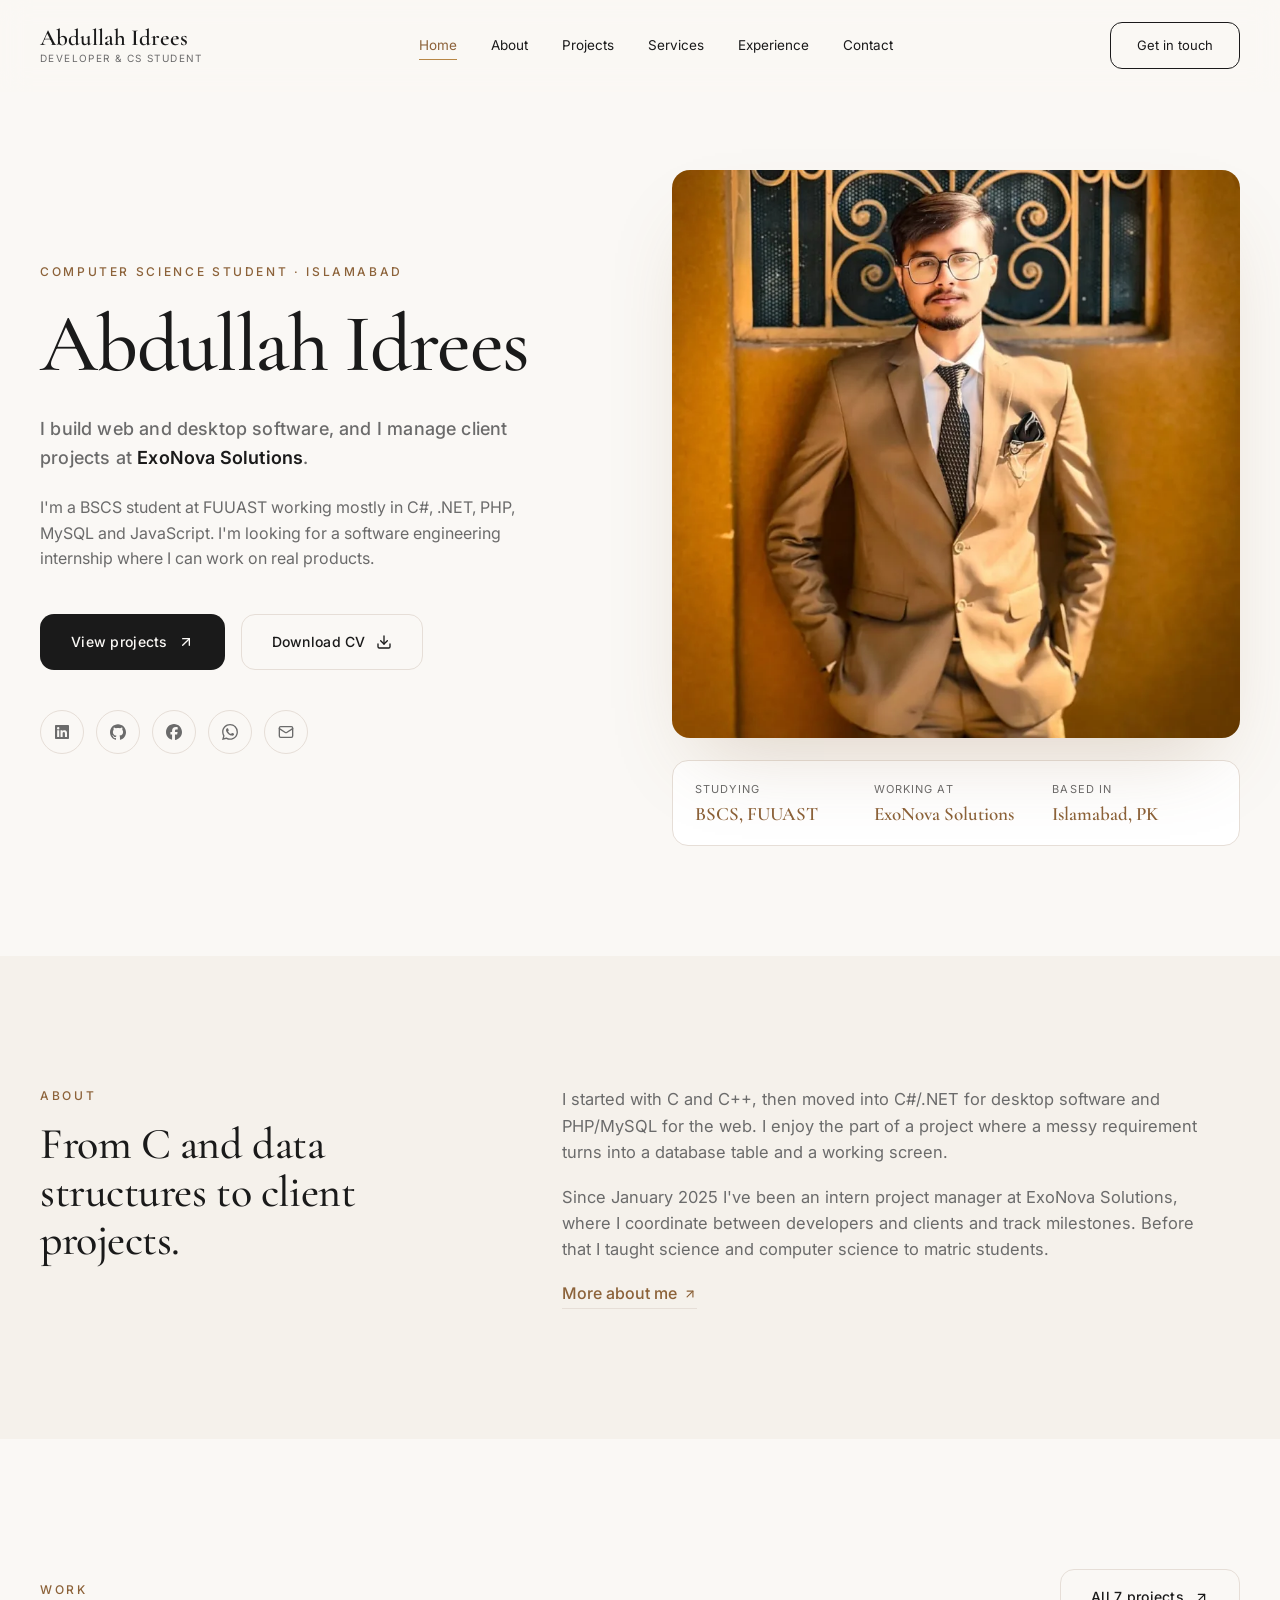
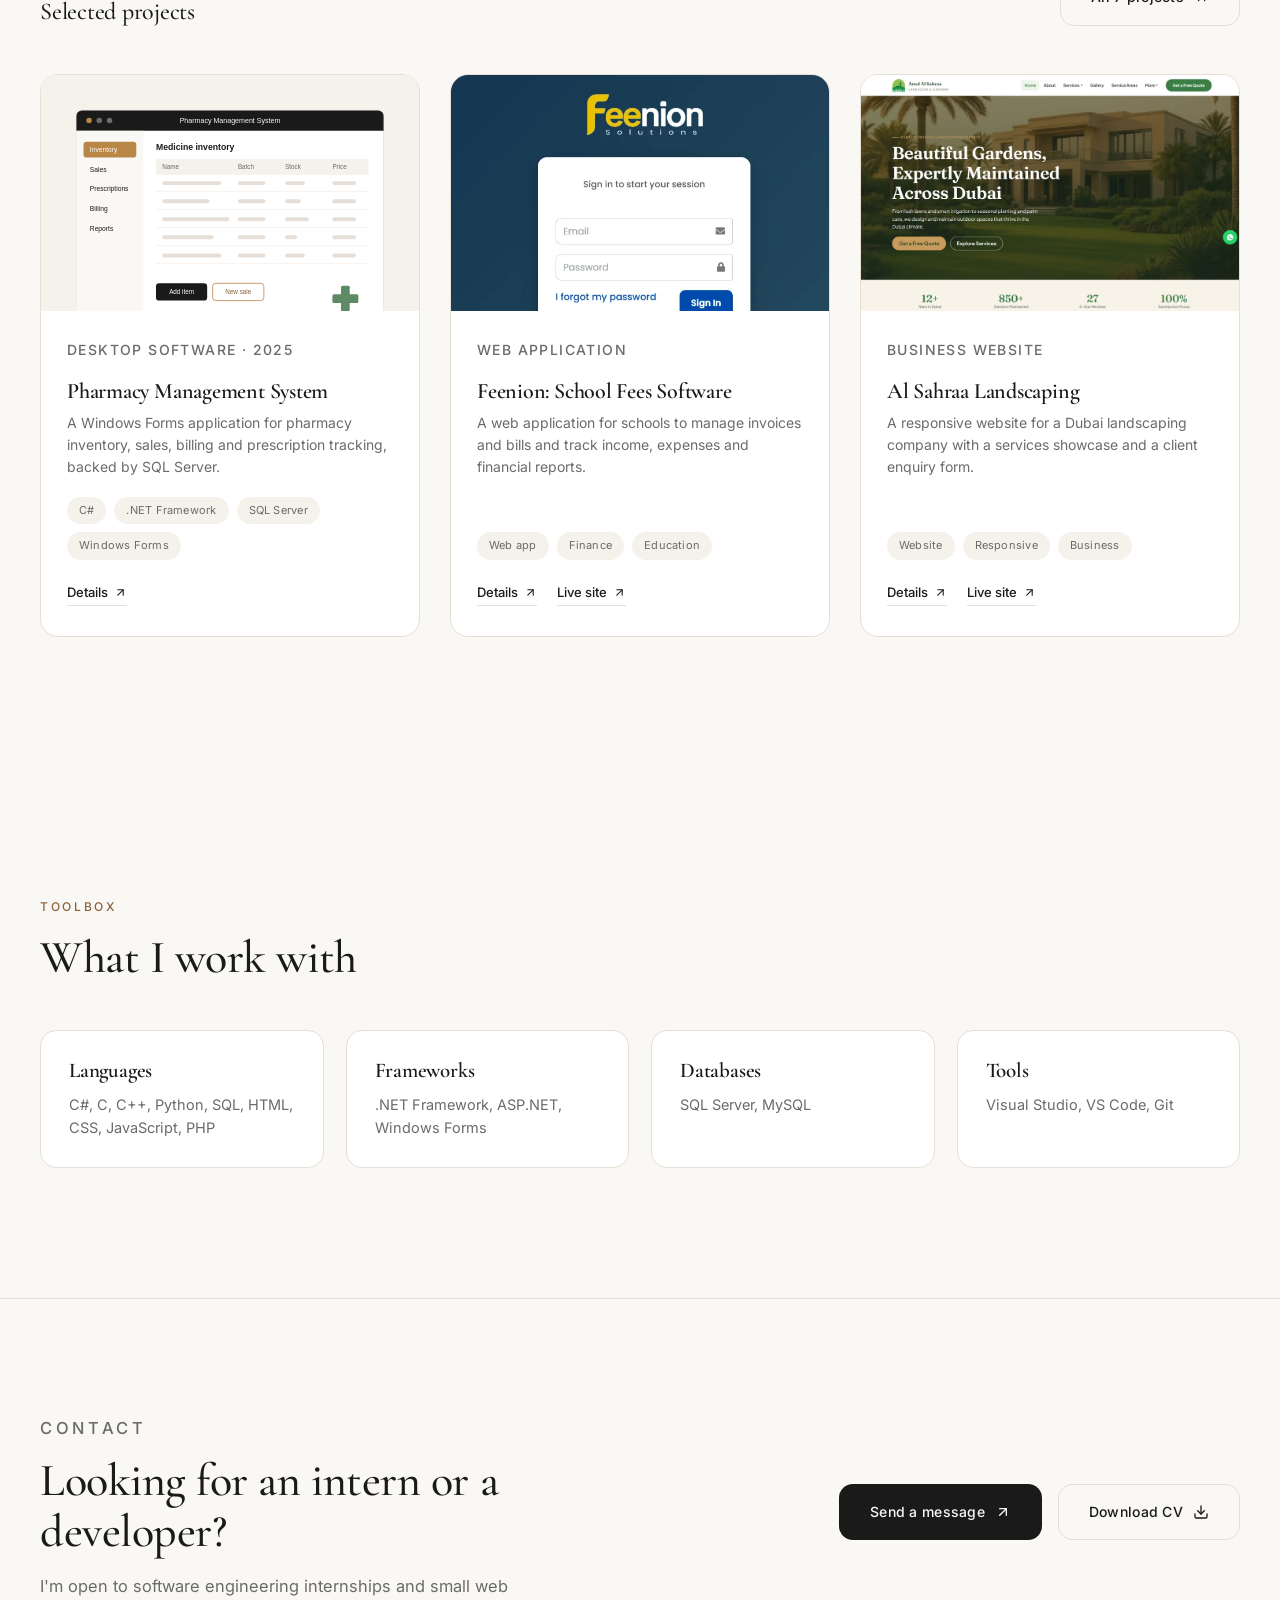
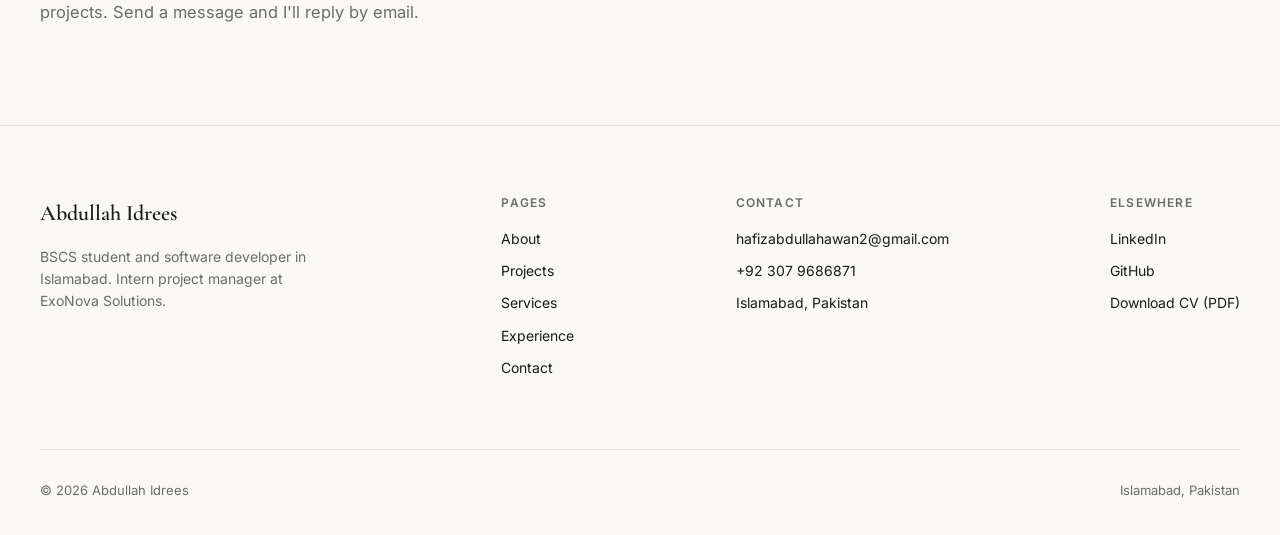
<file: index.html>
<!DOCTYPE html>
<html lang="en">
<head>
<meta charset="utf-8">
<meta name="viewport" content="width=device-width, initial-scale=1">
<title>Abdullah Idrees | Software Developer &amp; CS Student, Islamabad</title>
<meta name="description" content="Portfolio of Abdullah Idrees, a BSCS student and developer in Islamabad working with C#, .NET, PHP and MySQL. Intern project manager at ExoNova Solutions.">
<meta name="author" content="Abdullah Idrees">
<meta name="robots" content="index, follow, max-image-preview:large, max-snippet:-1">
<meta name="theme-color" content="#FAF8F5">
<link rel="canonical" href="https://www.abdullahidrees.com/">
<meta property="og:type" content="website">
<meta property="og:site_name" content="Abdullah Idrees">
<meta property="og:locale" content="en_US">
<meta property="og:title" content="Abdullah Idrees | Software Developer &amp; CS Student, Islamabad">
<meta property="og:description" content="Portfolio of Abdullah Idrees, a BSCS student and developer in Islamabad working with C#, .NET, PHP and MySQL. Intern project manager at ExoNova Solutions.">
<meta property="og:url" content="https://www.abdullahidrees.com/">
<meta property="og:image" content="https://www.abdullahidrees.com/assets/og-image.jpg">
<meta property="og:image:alt" content="Abdullah Idrees, software developer and computer science student in Islamabad">
<meta name="twitter:card" content="summary_large_image">
<meta name="twitter:title" content="Abdullah Idrees | Software Developer &amp; CS Student, Islamabad">
<meta name="twitter:description" content="Portfolio of Abdullah Idrees, a BSCS student and developer in Islamabad working with C#, .NET, PHP and MySQL. Intern project manager at ExoNova Solutions.">
<meta name="twitter:image" content="https://www.abdullahidrees.com/assets/og-image.jpg">
<script type="application/ld+json">{"@context":"https://schema.org","@type":"Person","@id":"https://www.abdullahidrees.com/#person","name":"Abdullah Idrees","alternateName":"Hafiz Muhammad Abdullah Idrees","url":"https://www.abdullahidrees.com/","image":"https://www.abdullahidrees.com/assets/abdullah-portrait.jpg","email":"mailto:hafizabdullahawan2@gmail.com","jobTitle":"Computer Science Student and Software Developer","description":"BSCS student and software developer in Islamabad, Pakistan. Intern project manager at ExoNova Solutions.","address":{"@type":"PostalAddress","addressLocality":"Islamabad","addressCountry":"PK"},"worksFor":{"@type":"Organization","name":"ExoNova Solutions","url":"https://exonovasolutions.com"},"alumniOf":[{"@type":"CollegeOrUniversity","name":"Federal Urdu University of Arts, Science & Technology"}],"knowsLanguage":["ur","en","pa"],"knowsAbout":["C#",".NET Framework","SQL Server","PHP","MySQL","JavaScript","C++","Data structures","Project management"],"sameAs":["https://www.linkedin.com/in/hafiz-muhammad-abdullah-idrees-b617a0389","https://github.com/hafizabdullahawan","https://www.facebook.com/profile.php?id=61592200303539"]}</script><script type="application/ld+json">{"@context":"https://schema.org","@type":"WebSite","@id":"https://www.abdullahidrees.com/#website","name":"Abdullah Idrees","url":"https://www.abdullahidrees.com/","inLanguage":"en","publisher":{"@id":"https://www.abdullahidrees.com/#person"}}</script>
<link rel="icon" href="assets/favicon/favicon.ico" sizes="48x48">
<link rel="icon" type="image/png" sizes="32x32" href="assets/favicon/favicon-32x32.png">
<link rel="icon" type="image/png" sizes="16x16" href="assets/favicon/favicon-16x16.png">
<link rel="apple-touch-icon" href="assets/favicon/apple-touch-icon.png">
<link rel="manifest" href="assets/favicon/site.webmanifest">
<link rel="preconnect" href="https://fonts.googleapis.com">
<link rel="preconnect" href="https://fonts.gstatic.com" crossorigin>
<link rel="preload" as="style" href="https://fonts.googleapis.com/css2?family=Cormorant+Garamond:wght@500;600&family=Inter:wght@400;500;600&display=swap" onload="this.rel='stylesheet'">
<noscript><link rel="stylesheet" href="https://fonts.googleapis.com/css2?family=Cormorant+Garamond:wght@500;600&family=Inter:wght@400;500;600&display=swap"></noscript>
<link rel="stylesheet" href="css/styles.css?v=2">
<script>document.documentElement.classList.add('js')</script>
</head>
<body>
<svg width="0" height="0" style="position:absolute" aria-hidden="true" focusable="false"><defs><symbol id="i-arrow" viewBox="0 0 24 24"><g fill="none" stroke="currentColor" stroke-width="2" stroke-linecap="round" stroke-linejoin="round"><path d="M7 7h10v10"/><path d="M7 17 17 7"/></g></symbol><symbol id="i-download" viewBox="0 0 24 24"><g fill="none" stroke="currentColor" stroke-width="2" stroke-linecap="round" stroke-linejoin="round"><path d="M21 15v4a2 2 0 0 1-2 2H5a2 2 0 0 1-2-2v-4"/><path d="m7 10 5 5 5-5"/><path d="M12 15V3"/></g></symbol><symbol id="i-mail" viewBox="0 0 24 24"><g fill="none" stroke="currentColor" stroke-width="2" stroke-linecap="round" stroke-linejoin="round"><rect x="2" y="4" width="20" height="16" rx="2"/><path d="m22 7-8.97 5.7a1.94 1.94 0 0 1-2.06 0L2 7"/></g></symbol><symbol id="i-phone" viewBox="0 0 24 24"><g fill="none" stroke="currentColor" stroke-width="2" stroke-linecap="round" stroke-linejoin="round"><path d="M22 16.92v3a2 2 0 0 1-2.18 2 19.79 19.79 0 0 1-8.63-3.07 19.5 19.5 0 0 1-6-6 19.79 19.79 0 0 1-3.07-8.67A2 2 0 0 1 4.11 2h3a2 2 0 0 1 2 1.72c.13.96.36 1.9.7 2.81a2 2 0 0 1-.45 2.11L8.09 9.91a16 16 0 0 0 6 6l1.27-1.27a2 2 0 0 1 2.11-.45c.91.34 1.85.57 2.81.7A2 2 0 0 1 22 16.92z"/></g></symbol><symbol id="i-pin" viewBox="0 0 24 24"><g fill="none" stroke="currentColor" stroke-width="2" stroke-linecap="round" stroke-linejoin="round"><path d="M20 10c0 6-8 12-8 12s-8-6-8-12a8 8 0 0 1 16 0Z"/><circle cx="12" cy="10" r="3"/></g></symbol><symbol id="i-menu" viewBox="0 0 24 24"><g fill="none" stroke="currentColor" stroke-width="2" stroke-linecap="round" stroke-linejoin="round"><path d="M4 6h16M4 12h16M4 18h16"/></g></symbol><symbol id="i-close" viewBox="0 0 24 24"><g fill="none" stroke="currentColor" stroke-width="2" stroke-linecap="round" stroke-linejoin="round"><path d="M18 6 6 18M6 6l12 12"/></g></symbol><symbol id="i-send" viewBox="0 0 24 24"><g fill="none" stroke="currentColor" stroke-width="2" stroke-linecap="round" stroke-linejoin="round"><path d="m22 2-7 20-4-9-9-4Z"/><path d="M22 2 11 13"/></g></symbol><symbol id="i-check" viewBox="0 0 24 24"><g fill="none" stroke="currentColor" stroke-width="2" stroke-linecap="round" stroke-linejoin="round"><path d="M20 6 9 17l-5-5"/></g></symbol><symbol id="i-plus" viewBox="0 0 24 24"><g fill="none" stroke="currentColor" stroke-width="2" stroke-linecap="round" stroke-linejoin="round"><path d="M12 5v14M5 12h14"/></g></symbol><symbol id="i-code" viewBox="0 0 24 24"><g fill="none" stroke="currentColor" stroke-width="2" stroke-linecap="round" stroke-linejoin="round"><path d="m16 18 6-6-6-6"/><path d="m8 6-6 6 6 6"/></g></symbol><symbol id="i-monitor" viewBox="0 0 24 24"><g fill="none" stroke="currentColor" stroke-width="2" stroke-linecap="round" stroke-linejoin="round"><rect x="2" y="3" width="20" height="14" rx="2"/><path d="M8 21h8M12 17v4"/></g></symbol><symbol id="i-database" viewBox="0 0 24 24"><g fill="none" stroke="currentColor" stroke-width="2" stroke-linecap="round" stroke-linejoin="round"><ellipse cx="12" cy="5" rx="9" ry="3"/><path d="M3 5v14a9 3 0 0 0 18 0V5"/><path d="M3 12a9 3 0 0 0 18 0"/></g></symbol><symbol id="i-users" viewBox="0 0 24 24"><g fill="none" stroke="currentColor" stroke-width="2" stroke-linecap="round" stroke-linejoin="round"><path d="M16 21v-2a4 4 0 0 0-4-4H6a4 4 0 0 0-4 4v2"/><circle cx="9" cy="7" r="4"/><path d="M22 21v-2a4 4 0 0 0-3-3.87"/><path d="M16 3.13a4 4 0 0 1 0 7.75"/></g></symbol><symbol id="i-linkedin" viewBox="0 0 448 512"><path fill="currentColor" d="M416 32L31.9 32C14.3 32 0 46.5 0 64.3L0 447.7C0 465.5 14.3 480 31.9 480L416 480c17.6 0 32-14.5 32-32.3l0-383.4C448 46.5 433.6 32 416 32zM135.4 416l-66.4 0 0-213.8 66.5 0 0 213.8-.1 0zM102.2 96a38.5 38.5 0 1 1 0 77 38.5 38.5 0 1 1 0-77zM384.3 416l-66.4 0 0-104c0-24.8-.5-56.7-34.5-56.7-34.6 0-39.9 27-39.9 54.9l0 105.8-66.4 0 0-213.8 63.7 0 0 29.2 .9 0c8.9-16.8 30.6-34.5 62.9-34.5 67.2 0 79.7 44.3 79.7 101.9l0 117.2z"/></symbol><symbol id="i-github" viewBox="0 0 24 24"><path fill="currentColor" d="M12 .297c-6.63 0-12 5.373-12 12 0 5.303 3.438 9.8 8.205 11.385.6.113.82-.258.82-.577 0-.285-.01-1.04-.015-2.04-3.338.724-4.042-1.61-4.042-1.61C4.422 18.07 3.633 17.7 3.633 17.7c-1.087-.744.084-.729.084-.729 1.205.084 1.838 1.236 1.838 1.236 1.07 1.835 2.809 1.305 3.495.998.108-.776.417-1.305.76-1.605-2.665-.3-5.466-1.332-5.466-5.93 0-1.31.465-2.38 1.235-3.22-.135-.303-.54-1.523.105-3.176 0 0 1.005-.322 3.3 1.23.96-.267 1.98-.399 3-.405 1.02.006 2.04.138 3 .405 2.28-1.552 3.285-1.23 3.285-1.23.645 1.653.24 2.873.12 3.176.765.84 1.23 1.91 1.23 3.22 0 4.61-2.805 5.625-5.475 5.92.42.36.81 1.096.81 2.22 0 1.606-.015 2.896-.015 3.286 0 .315.21.69.825.57C20.565 22.092 24 17.592 24 12.297c0-6.627-5.373-12-12-12"/></symbol><symbol id="i-facebook" viewBox="0 0 24 24"><path fill="currentColor" d="M9.101 23.691v-7.98H6.627v-3.667h2.474v-1.58c0-4.085 1.848-5.978 5.858-5.978.401 0 .955.042 1.468.103a8.68 8.68 0 0 1 1.141.195v3.325a8.623 8.623 0 0 0-.653-.036 26.805 26.805 0 0 0-.733-.009c-.707 0-1.259.096-1.675.309a1.686 1.686 0 0 0-.679.622c-.258.42-.374.995-.374 1.752v1.297h3.919l-.386 2.103-.287 1.564h-3.246v8.245C19.396 23.238 24 18.179 24 12.044c0-6.627-5.373-12-12-12s-12 5.373-12 12c0 5.628 3.874 10.35 9.101 11.647Z"/></symbol><symbol id="i-whatsapp" viewBox="0 0 24 24"><path fill="currentColor" d="M17.472 14.382c-.297-.149-1.758-.867-2.03-.967-.273-.099-.471-.148-.67.15-.197.297-.767.966-.94 1.164-.173.199-.347.223-.644.075-.297-.15-1.255-.463-2.39-1.475-.883-.788-1.48-1.761-1.653-2.059-.173-.297-.018-.458.13-.606.134-.133.298-.347.446-.52.149-.174.198-.298.298-.497.099-.198.05-.371-.025-.52-.075-.149-.669-1.612-.916-2.207-.242-.579-.487-.5-.669-.51-.173-.008-.371-.01-.57-.01-.198 0-.52.074-.792.372-.272.297-1.04 1.016-1.04 2.479 0 1.462 1.065 2.875 1.213 3.074.149.198 2.096 3.2 5.077 4.487.709.306 1.262.489 1.694.625.712.227 1.36.195 1.871.118.571-.085 1.758-.719 2.006-1.413.248-.694.248-1.289.173-1.413-.074-.124-.272-.198-.57-.347m-5.421 7.403h-.004a9.87 9.87 0 01-5.031-1.378l-.361-.214-3.741.982.998-3.648-.235-.374a9.86 9.86 0 01-1.51-5.26c.001-5.45 4.436-9.884 9.888-9.884 2.64 0 5.122 1.03 6.988 2.898a9.825 9.825 0 012.893 6.994c-.003 5.45-4.437 9.884-9.885 9.884m8.413-18.297A11.815 11.815 0 0012.05 0C5.495 0 .16 5.335.157 11.892c0 2.096.547 4.142 1.588 5.945L.057 24l6.305-1.654a11.882 11.882 0 005.683 1.448h.005c6.554 0 11.89-5.335 11.893-11.893a11.821 11.821 0 00-3.48-8.413Z"/></symbol></defs></svg>
<a class="skip-link" href="#main">Skip to content</a>
<header id="siteHeader">
  <div class="nav">
    <a href="index.html" class="logo" aria-label="Abdullah Idrees, home">
      <span class="name">Abdullah Idrees</span>
      <span class="role">Developer &amp; CS student</span>
    </a>
    <nav class="nav-links" id="primaryNav" aria-label="Primary"><a href="index.html" aria-current="page">Home</a><a href="about.html">About</a><a href="projects.html">Projects</a><a href="services.html">Services</a><a href="experience.html">Experience</a><a href="contact.html">Contact</a></nav>
    <div class="nav-right">
      <a href="contact.html" class="cta-nav">Get in touch</a>
      <button class="menu-btn" id="menuBtn" type="button" aria-label="Open menu" aria-expanded="false" aria-controls="primaryNav"><svg class="ic i-open" width="22" height="22" aria-hidden="true" focusable="false"><use href="#i-menu"/></svg><svg class="ic i-close" width="22" height="22" aria-hidden="true" focusable="false"><use href="#i-close"/></svg></button>
    </div>
  </div>
</header>
<main id="main">
<section class="hero"><div class="wrap hero-grid">
<div>
<p class="eyebrow">Computer science student · Islamabad</p>
<h1 class="hero-heading">Abdullah Idrees</h1>
<p class="hero-sub">I build web and desktop software, and I manage client projects at <strong>ExoNova Solutions</strong>.</p>
<p class="hero-desc">I'm a BSCS student at FUUAST working mostly in C#, .NET, PHP, MySQL and JavaScript. I'm looking for a software engineering internship where I can work on real products.</p>
<div class="hero-actions">
<a href="projects.html" class="btn btn-primary">View projects <svg class="ic " width="16" height="16" aria-hidden="true" focusable="false"><use href="#i-arrow"/></svg></a>
<a href="assets/CV_Hafiz_M_Abdullah.pdf" class="btn btn-outline" download>Download CV <svg class="ic " width="16" height="16" aria-hidden="true" focusable="false"><use href="#i-download"/></svg></a>
</div>
<ul class="hero-social" aria-label="Social links">
<li><a href="https://www.linkedin.com/in/hafiz-muhammad-abdullah-idrees-b617a0389" aria-label="LinkedIn" target="_blank" rel="me noopener noreferrer"><svg class="ic " width="16" height="16" aria-hidden="true" focusable="false"><use href="#i-linkedin"/></svg></a></li>
<li><a href="https://github.com/hafizabdullahawan" aria-label="GitHub" target="_blank" rel="me noopener noreferrer"><svg class="ic " width="16" height="16" aria-hidden="true" focusable="false"><use href="#i-github"/></svg></a></li>
<li><a href="https://www.facebook.com/profile.php?id=61592200303539" aria-label="Facebook" target="_blank" rel="me noopener noreferrer"><svg class="ic " width="16" height="16" aria-hidden="true" focusable="false"><use href="#i-facebook"/></svg></a></li>
<li><a href="https://wa.me/923079686871" aria-label="WhatsApp" target="_blank" rel="noopener noreferrer"><svg class="ic " width="16" height="16" aria-hidden="true" focusable="false"><use href="#i-whatsapp"/></svg></a></li>
<li><a href="mailto:hafizabdullahawan2@gmail.com" aria-label="Email"><svg class="ic " width="16" height="16" aria-hidden="true" focusable="false"><use href="#i-mail"/></svg></a></li>
</ul>
</div>
<div class="hero-portrait-wrap">
<div class="portrait-frame"><img src="assets/abdullah-portrait.webp" alt="Portrait of Abdullah Idrees" width="800" height="878" fetchpriority="high" decoding="async"></div>
<dl class="facts">
<div><dt>Studying</dt><dd>BSCS, FUUAST</dd></div>
<div><dt>Working at</dt><dd>ExoNova Solutions</dd></div>
<div><dt>Based in</dt><dd>Islamabad, PK</dd></div>
</dl>
</div>
</div></section>

<section class="bg-secondary"><div class="wrap about-split">
<div><p class="eyebrow">About</p><h2>From C and data structures to client projects.</h2></div>
<div class="prose">
<p>I started with C and C++, then moved into C#/.NET for desktop software and PHP/MySQL for the web. I enjoy the part of a project where a messy requirement turns into a database table and a working screen.</p>
<p>Since January 2025 I've been an intern project manager at ExoNova Solutions, where I coordinate between developers and clients and track milestones. Before that I taught science and computer science to matric students.</p>
<a href="about.html" class="text-link">More about me <svg class="ic " width="14" height="14" aria-hidden="true" focusable="false"><use href="#i-arrow"/></svg></a>
</div></div></section>

<section><div class="wrap">
<div class="section-head-row"><div><p class="eyebrow">Work</p><h2>Selected projects</h2></div>
<a href="projects.html" class="btn btn-outline">All 7 projects <svg class="ic " width="15" height="15" aria-hidden="true" focusable="false"><use href="#i-arrow"/></svg></a></div>
<div class="projects-grid"><article class="project-card" data-cat="software">
<a class="project-img" href="projects/pharmacy-management-system.html" tabindex="-1" aria-hidden="true"><img src="assets/projects/pharmacy-management.svg" alt="" width="960" height="720" loading="lazy" decoding="async"></a>
<div class="project-body">
<p class="project-kind">Desktop software · 2025</p>
<h3><a href="projects/pharmacy-management-system.html">Pharmacy Management System</a></h3>
<p>A Windows Forms application for pharmacy inventory, sales, billing and prescription tracking, backed by SQL Server.</p>
<ul class="badges" aria-label="Technologies"><li class="badge">C#</li><li class="badge">.NET Framework</li><li class="badge">SQL Server</li><li class="badge">Windows Forms</li></ul>
<div class="project-links"><a href="projects/pharmacy-management-system.html">Details <svg class="ic " width="13" height="13" aria-hidden="true" focusable="false"><use href="#i-arrow"/></svg></a></div>
</div></article><article class="project-card" data-cat="webapp">
<a class="project-img" href="projects/feenion-school-fees-software.html" tabindex="-1" aria-hidden="true"><img src="assets/projects/feenion.webp" alt="" width="640" height="537" loading="lazy" decoding="async"></a>
<div class="project-body">
<p class="project-kind">Web application</p>
<h3><a href="projects/feenion-school-fees-software.html">Feenion: School Fees Software</a></h3>
<p>A web application for schools to manage invoices and bills and track income, expenses and financial reports.</p>
<ul class="badges" aria-label="Technologies"><li class="badge">Web app</li><li class="badge">Finance</li><li class="badge">Education</li></ul>
<div class="project-links"><a href="projects/feenion-school-fees-software.html">Details <svg class="ic " width="13" height="13" aria-hidden="true" focusable="false"><use href="#i-arrow"/></svg></a><a href="https://test.amalalsahraa.com" target="_blank" rel="noopener noreferrer">Live site <svg class="ic " width="13" height="13" aria-hidden="true" focusable="false"><use href="#i-arrow"/></svg></a></div>
</div></article><article class="project-card" data-cat="web">
<a class="project-img" href="projects/al-sahraa-landscaping.html" tabindex="-1" aria-hidden="true"><img src="assets/projects/al-sahraa-landscaping.webp" alt="" width="960" height="629" loading="lazy" decoding="async"></a>
<div class="project-body">
<p class="project-kind">Business website</p>
<h3><a href="projects/al-sahraa-landscaping.html">Al Sahraa Landscaping</a></h3>
<p>A responsive website for a Dubai landscaping company with a services showcase and a client enquiry form.</p>
<ul class="badges" aria-label="Technologies"><li class="badge">Website</li><li class="badge">Responsive</li><li class="badge">Business</li></ul>
<div class="project-links"><a href="projects/al-sahraa-landscaping.html">Details <svg class="ic " width="13" height="13" aria-hidden="true" focusable="false"><use href="#i-arrow"/></svg></a><a href="https://amalalsahraa.com" target="_blank" rel="noopener noreferrer">Live site <svg class="ic " width="13" height="13" aria-hidden="true" focusable="false"><use href="#i-arrow"/></svg></a></div>
</div></article></div>
</div></section>

<section><div class="wrap">
<div class="section-head"><p class="eyebrow">Toolbox</p><h2>What I work with</h2></div>
<div class="skills-grid">
<div class="skill-group"><h3>Languages</h3><p>C#, C, C++, Python, SQL, HTML, CSS, JavaScript, PHP</p></div>
<div class="skill-group"><h3>Frameworks</h3><p>.NET Framework, ASP.NET, Windows Forms</p></div>
<div class="skill-group"><h3>Databases</h3><p>SQL Server, MySQL</p></div>
<div class="skill-group"><h3>Tools</h3><p>Visual Studio, VS Code, Git</p></div>
</div></div></section>
<section class="contact-cta"><div class="wrap cta-inner">
<div><p class="eyebrow">Contact</p><h2>Looking for an intern or a developer?</h2>
<p>I'm open to software engineering internships and small web projects. Send a message and I'll reply by email.</p></div>
<div class="hero-actions"><a href="contact.html" class="btn btn-primary">Send a message <svg class="ic " width="16" height="16" aria-hidden="true" focusable="false"><use href="#i-arrow"/></svg></a><a href="assets/CV_Hafiz_M_Abdullah.pdf" class="btn btn-outline" download>Download CV <svg class="ic " width="16" height="16" aria-hidden="true" focusable="false"><use href="#i-download"/></svg></a></div>
</div></section>
</main>
<footer>
  <div class="wrap">
    <div class="footer-top">
      <div class="footer-col footer-about">
        <span class="name">Abdullah Idrees</span>
        <p>BSCS student and software developer in Islamabad. Intern project manager at ExoNova Solutions.</p>
      </div>
      <div class="footer-col">
        <h2>Pages</h2>
        <ul><li><a href="about.html">About</a></li><li><a href="projects.html">Projects</a></li><li><a href="services.html">Services</a></li><li><a href="experience.html">Experience</a></li><li><a href="contact.html">Contact</a></li></ul>
      </div>
      <div class="footer-col">
        <h2>Contact</h2>
        <ul>
          <li><a href="mailto:hafizabdullahawan2@gmail.com">hafizabdullahawan2@gmail.com</a></li>
          <li><a href="tel:+923079686871">+92 307 9686871</a></li>
          <li>Islamabad, Pakistan</li>
        </ul>
      </div>
      <div class="footer-col">
        <h2>Elsewhere</h2>
        <ul>
          <li><a href="https://www.linkedin.com/in/hafiz-muhammad-abdullah-idrees-b617a0389" target="_blank" rel="me noopener noreferrer">LinkedIn</a></li>
          <li><a href="https://github.com/hafizabdullahawan" target="_blank" rel="me noopener noreferrer">GitHub</a></li>
          <li><a href="assets/CV_Hafiz_M_Abdullah.pdf" download>Download CV (PDF)</a></li>
        </ul>
      </div>
    </div>
    <div class="footer-bottom">
      <span>© 2026 Abdullah Idrees</span>
      <span>Islamabad, Pakistan</span>
    </div>
  </div>
</footer>
<script src="js/script.js?v=2" defer></script>
</body>
</html>
</file>
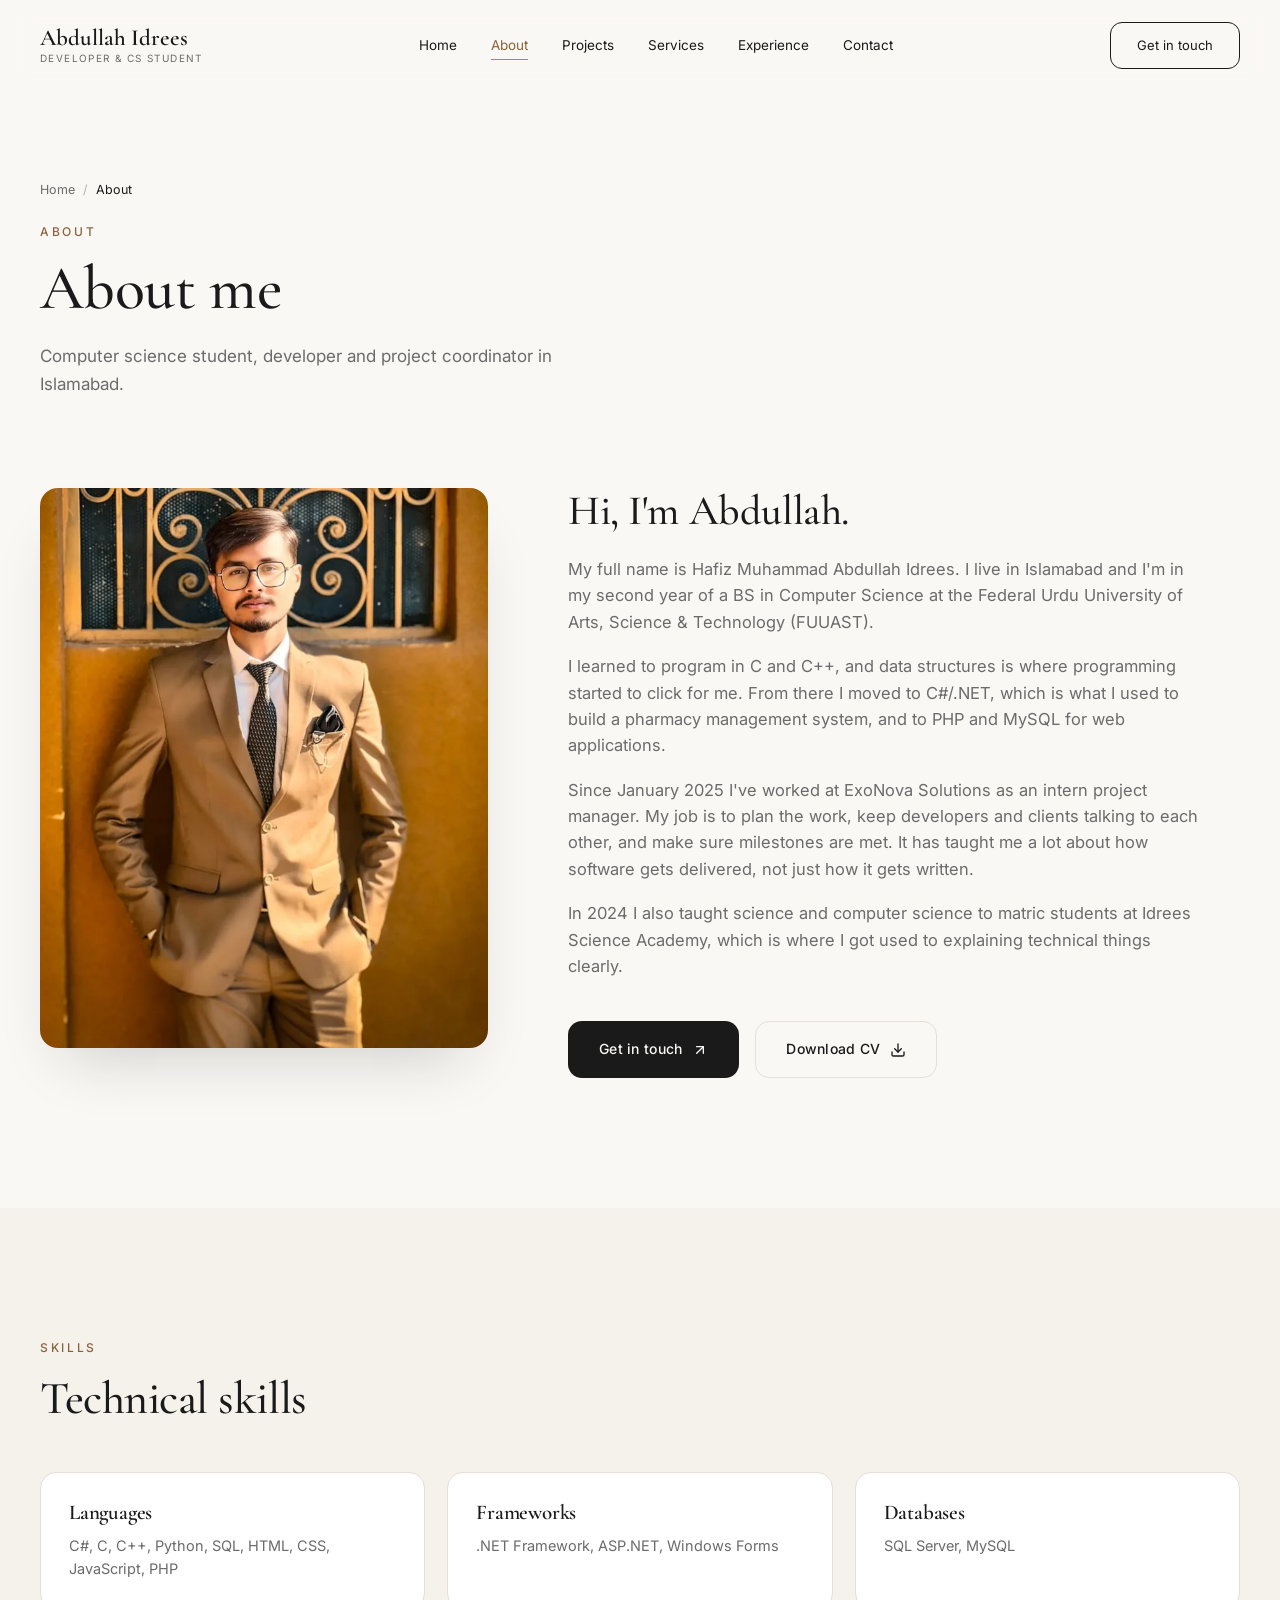
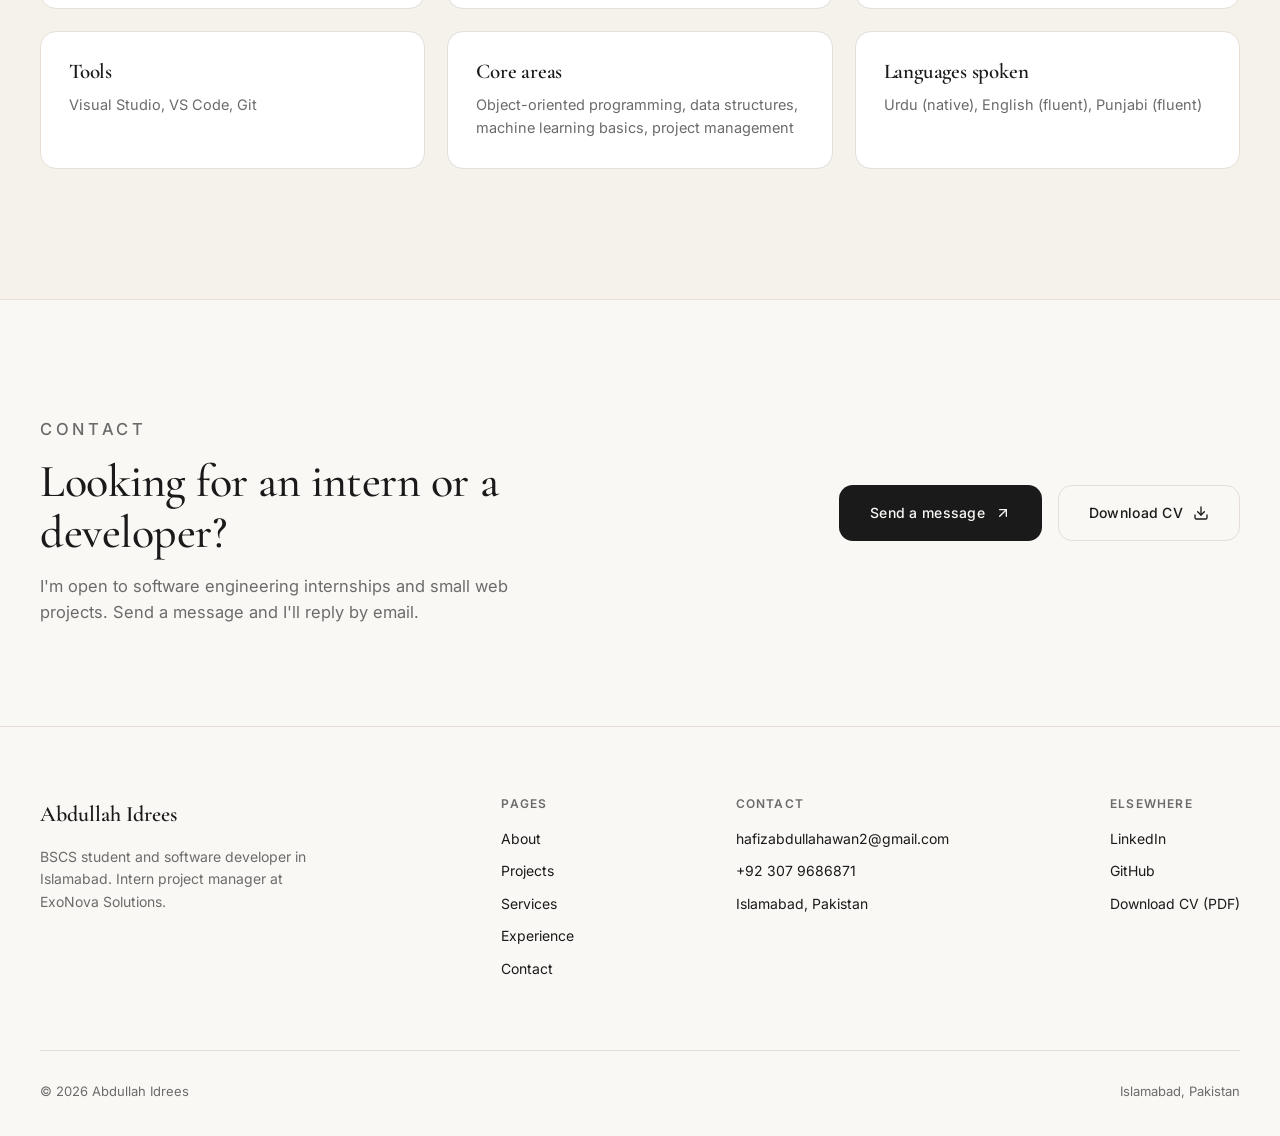
<file: about.html>
<!DOCTYPE html>
<html lang="en">
<head>
<meta charset="utf-8">
<meta name="viewport" content="width=device-width, initial-scale=1">
<title>About Abdullah Idrees | BSCS Student &amp; Developer, Islamabad</title>
<meta name="description" content="Abdullah Idrees is a BSCS student at FUUAST and an intern project manager at ExoNova Solutions. Read about his background, skills and what he is looking for.">
<meta name="author" content="Abdullah Idrees">
<meta name="robots" content="index, follow, max-image-preview:large, max-snippet:-1">
<meta name="theme-color" content="#FAF8F5">
<link rel="canonical" href="https://www.abdullahidrees.com/about.html">
<meta property="og:type" content="website">
<meta property="og:site_name" content="Abdullah Idrees">
<meta property="og:locale" content="en_US">
<meta property="og:title" content="About Abdullah Idrees | BSCS Student &amp; Developer, Islamabad">
<meta property="og:description" content="Abdullah Idrees is a BSCS student at FUUAST and an intern project manager at ExoNova Solutions. Read about his background, skills and what he is looking for.">
<meta property="og:url" content="https://www.abdullahidrees.com/about.html">
<meta property="og:image" content="https://www.abdullahidrees.com/assets/og-image.jpg">
<meta property="og:image:alt" content="Abdullah Idrees, software developer and computer science student in Islamabad">
<meta name="twitter:card" content="summary_large_image">
<meta name="twitter:title" content="About Abdullah Idrees | BSCS Student &amp; Developer, Islamabad">
<meta name="twitter:description" content="Abdullah Idrees is a BSCS student at FUUAST and an intern project manager at ExoNova Solutions. Read about his background, skills and what he is looking for.">
<meta name="twitter:image" content="https://www.abdullahidrees.com/assets/og-image.jpg">
<script type="application/ld+json">{"@context":"https://schema.org","@type":"ProfilePage","name":"About Abdullah Idrees | BSCS Student & Developer, Islamabad","url":"https://www.abdullahidrees.com/about.html","description":"Abdullah Idrees is a BSCS student at FUUAST and an intern project manager at ExoNova Solutions. Read about his background, skills and what he is looking for.","isPartOf":{"@id":"https://www.abdullahidrees.com/#website"},"about":{"@id":"https://www.abdullahidrees.com/#person"}}</script><script type="application/ld+json">{"@context":"https://schema.org","@type":"BreadcrumbList","itemListElement":[{"@type":"ListItem","position":1,"name":"Home","item":"https://www.abdullahidrees.com/"},{"@type":"ListItem","position":2,"name":"About","item":"https://www.abdullahidrees.com/about.html"}]}</script>
<link rel="icon" href="assets/favicon/favicon.ico" sizes="48x48">
<link rel="icon" type="image/png" sizes="32x32" href="assets/favicon/favicon-32x32.png">
<link rel="icon" type="image/png" sizes="16x16" href="assets/favicon/favicon-16x16.png">
<link rel="apple-touch-icon" href="assets/favicon/apple-touch-icon.png">
<link rel="manifest" href="assets/favicon/site.webmanifest">
<link rel="preconnect" href="https://fonts.googleapis.com">
<link rel="preconnect" href="https://fonts.gstatic.com" crossorigin>
<link rel="preload" as="style" href="https://fonts.googleapis.com/css2?family=Cormorant+Garamond:wght@500;600&family=Inter:wght@400;500;600&display=swap" onload="this.rel='stylesheet'">
<noscript><link rel="stylesheet" href="https://fonts.googleapis.com/css2?family=Cormorant+Garamond:wght@500;600&family=Inter:wght@400;500;600&display=swap"></noscript>
<link rel="stylesheet" href="css/styles.css?v=2">
<script>document.documentElement.classList.add('js')</script>
</head>
<body>
<svg width="0" height="0" style="position:absolute" aria-hidden="true" focusable="false"><defs><symbol id="i-arrow" viewBox="0 0 24 24"><g fill="none" stroke="currentColor" stroke-width="2" stroke-linecap="round" stroke-linejoin="round"><path d="M7 7h10v10"/><path d="M7 17 17 7"/></g></symbol><symbol id="i-download" viewBox="0 0 24 24"><g fill="none" stroke="currentColor" stroke-width="2" stroke-linecap="round" stroke-linejoin="round"><path d="M21 15v4a2 2 0 0 1-2 2H5a2 2 0 0 1-2-2v-4"/><path d="m7 10 5 5 5-5"/><path d="M12 15V3"/></g></symbol><symbol id="i-mail" viewBox="0 0 24 24"><g fill="none" stroke="currentColor" stroke-width="2" stroke-linecap="round" stroke-linejoin="round"><rect x="2" y="4" width="20" height="16" rx="2"/><path d="m22 7-8.97 5.7a1.94 1.94 0 0 1-2.06 0L2 7"/></g></symbol><symbol id="i-phone" viewBox="0 0 24 24"><g fill="none" stroke="currentColor" stroke-width="2" stroke-linecap="round" stroke-linejoin="round"><path d="M22 16.92v3a2 2 0 0 1-2.18 2 19.79 19.79 0 0 1-8.63-3.07 19.5 19.5 0 0 1-6-6 19.79 19.79 0 0 1-3.07-8.67A2 2 0 0 1 4.11 2h3a2 2 0 0 1 2 1.72c.13.96.36 1.9.7 2.81a2 2 0 0 1-.45 2.11L8.09 9.91a16 16 0 0 0 6 6l1.27-1.27a2 2 0 0 1 2.11-.45c.91.34 1.85.57 2.81.7A2 2 0 0 1 22 16.92z"/></g></symbol><symbol id="i-pin" viewBox="0 0 24 24"><g fill="none" stroke="currentColor" stroke-width="2" stroke-linecap="round" stroke-linejoin="round"><path d="M20 10c0 6-8 12-8 12s-8-6-8-12a8 8 0 0 1 16 0Z"/><circle cx="12" cy="10" r="3"/></g></symbol><symbol id="i-menu" viewBox="0 0 24 24"><g fill="none" stroke="currentColor" stroke-width="2" stroke-linecap="round" stroke-linejoin="round"><path d="M4 6h16M4 12h16M4 18h16"/></g></symbol><symbol id="i-close" viewBox="0 0 24 24"><g fill="none" stroke="currentColor" stroke-width="2" stroke-linecap="round" stroke-linejoin="round"><path d="M18 6 6 18M6 6l12 12"/></g></symbol><symbol id="i-send" viewBox="0 0 24 24"><g fill="none" stroke="currentColor" stroke-width="2" stroke-linecap="round" stroke-linejoin="round"><path d="m22 2-7 20-4-9-9-4Z"/><path d="M22 2 11 13"/></g></symbol><symbol id="i-check" viewBox="0 0 24 24"><g fill="none" stroke="currentColor" stroke-width="2" stroke-linecap="round" stroke-linejoin="round"><path d="M20 6 9 17l-5-5"/></g></symbol><symbol id="i-plus" viewBox="0 0 24 24"><g fill="none" stroke="currentColor" stroke-width="2" stroke-linecap="round" stroke-linejoin="round"><path d="M12 5v14M5 12h14"/></g></symbol><symbol id="i-code" viewBox="0 0 24 24"><g fill="none" stroke="currentColor" stroke-width="2" stroke-linecap="round" stroke-linejoin="round"><path d="m16 18 6-6-6-6"/><path d="m8 6-6 6 6 6"/></g></symbol><symbol id="i-monitor" viewBox="0 0 24 24"><g fill="none" stroke="currentColor" stroke-width="2" stroke-linecap="round" stroke-linejoin="round"><rect x="2" y="3" width="20" height="14" rx="2"/><path d="M8 21h8M12 17v4"/></g></symbol><symbol id="i-database" viewBox="0 0 24 24"><g fill="none" stroke="currentColor" stroke-width="2" stroke-linecap="round" stroke-linejoin="round"><ellipse cx="12" cy="5" rx="9" ry="3"/><path d="M3 5v14a9 3 0 0 0 18 0V5"/><path d="M3 12a9 3 0 0 0 18 0"/></g></symbol><symbol id="i-users" viewBox="0 0 24 24"><g fill="none" stroke="currentColor" stroke-width="2" stroke-linecap="round" stroke-linejoin="round"><path d="M16 21v-2a4 4 0 0 0-4-4H6a4 4 0 0 0-4 4v2"/><circle cx="9" cy="7" r="4"/><path d="M22 21v-2a4 4 0 0 0-3-3.87"/><path d="M16 3.13a4 4 0 0 1 0 7.75"/></g></symbol><symbol id="i-linkedin" viewBox="0 0 448 512"><path fill="currentColor" d="M416 32L31.9 32C14.3 32 0 46.5 0 64.3L0 447.7C0 465.5 14.3 480 31.9 480L416 480c17.6 0 32-14.5 32-32.3l0-383.4C448 46.5 433.6 32 416 32zM135.4 416l-66.4 0 0-213.8 66.5 0 0 213.8-.1 0zM102.2 96a38.5 38.5 0 1 1 0 77 38.5 38.5 0 1 1 0-77zM384.3 416l-66.4 0 0-104c0-24.8-.5-56.7-34.5-56.7-34.6 0-39.9 27-39.9 54.9l0 105.8-66.4 0 0-213.8 63.7 0 0 29.2 .9 0c8.9-16.8 30.6-34.5 62.9-34.5 67.2 0 79.7 44.3 79.7 101.9l0 117.2z"/></symbol><symbol id="i-github" viewBox="0 0 24 24"><path fill="currentColor" d="M12 .297c-6.63 0-12 5.373-12 12 0 5.303 3.438 9.8 8.205 11.385.6.113.82-.258.82-.577 0-.285-.01-1.04-.015-2.04-3.338.724-4.042-1.61-4.042-1.61C4.422 18.07 3.633 17.7 3.633 17.7c-1.087-.744.084-.729.084-.729 1.205.084 1.838 1.236 1.838 1.236 1.07 1.835 2.809 1.305 3.495.998.108-.776.417-1.305.76-1.605-2.665-.3-5.466-1.332-5.466-5.93 0-1.31.465-2.38 1.235-3.22-.135-.303-.54-1.523.105-3.176 0 0 1.005-.322 3.3 1.23.96-.267 1.98-.399 3-.405 1.02.006 2.04.138 3 .405 2.28-1.552 3.285-1.23 3.285-1.23.645 1.653.24 2.873.12 3.176.765.84 1.23 1.91 1.23 3.22 0 4.61-2.805 5.625-5.475 5.92.42.36.81 1.096.81 2.22 0 1.606-.015 2.896-.015 3.286 0 .315.21.69.825.57C20.565 22.092 24 17.592 24 12.297c0-6.627-5.373-12-12-12"/></symbol><symbol id="i-facebook" viewBox="0 0 24 24"><path fill="currentColor" d="M9.101 23.691v-7.98H6.627v-3.667h2.474v-1.58c0-4.085 1.848-5.978 5.858-5.978.401 0 .955.042 1.468.103a8.68 8.68 0 0 1 1.141.195v3.325a8.623 8.623 0 0 0-.653-.036 26.805 26.805 0 0 0-.733-.009c-.707 0-1.259.096-1.675.309a1.686 1.686 0 0 0-.679.622c-.258.42-.374.995-.374 1.752v1.297h3.919l-.386 2.103-.287 1.564h-3.246v8.245C19.396 23.238 24 18.179 24 12.044c0-6.627-5.373-12-12-12s-12 5.373-12 12c0 5.628 3.874 10.35 9.101 11.647Z"/></symbol><symbol id="i-whatsapp" viewBox="0 0 24 24"><path fill="currentColor" d="M17.472 14.382c-.297-.149-1.758-.867-2.03-.967-.273-.099-.471-.148-.67.15-.197.297-.767.966-.94 1.164-.173.199-.347.223-.644.075-.297-.15-1.255-.463-2.39-1.475-.883-.788-1.48-1.761-1.653-2.059-.173-.297-.018-.458.13-.606.134-.133.298-.347.446-.52.149-.174.198-.298.298-.497.099-.198.05-.371-.025-.52-.075-.149-.669-1.612-.916-2.207-.242-.579-.487-.5-.669-.51-.173-.008-.371-.01-.57-.01-.198 0-.52.074-.792.372-.272.297-1.04 1.016-1.04 2.479 0 1.462 1.065 2.875 1.213 3.074.149.198 2.096 3.2 5.077 4.487.709.306 1.262.489 1.694.625.712.227 1.36.195 1.871.118.571-.085 1.758-.719 2.006-1.413.248-.694.248-1.289.173-1.413-.074-.124-.272-.198-.57-.347m-5.421 7.403h-.004a9.87 9.87 0 01-5.031-1.378l-.361-.214-3.741.982.998-3.648-.235-.374a9.86 9.86 0 01-1.51-5.26c.001-5.45 4.436-9.884 9.888-9.884 2.64 0 5.122 1.03 6.988 2.898a9.825 9.825 0 012.893 6.994c-.003 5.45-4.437 9.884-9.885 9.884m8.413-18.297A11.815 11.815 0 0012.05 0C5.495 0 .16 5.335.157 11.892c0 2.096.547 4.142 1.588 5.945L.057 24l6.305-1.654a11.882 11.882 0 005.683 1.448h.005c6.554 0 11.89-5.335 11.893-11.893a11.821 11.821 0 00-3.48-8.413Z"/></symbol></defs></svg>
<a class="skip-link" href="#main">Skip to content</a>
<header id="siteHeader">
  <div class="nav">
    <a href="index.html" class="logo" aria-label="Abdullah Idrees, home">
      <span class="name">Abdullah Idrees</span>
      <span class="role">Developer &amp; CS student</span>
    </a>
    <nav class="nav-links" id="primaryNav" aria-label="Primary"><a href="index.html">Home</a><a href="about.html" aria-current="page">About</a><a href="projects.html">Projects</a><a href="services.html">Services</a><a href="experience.html">Experience</a><a href="contact.html">Contact</a></nav>
    <div class="nav-right">
      <a href="contact.html" class="cta-nav">Get in touch</a>
      <button class="menu-btn" id="menuBtn" type="button" aria-label="Open menu" aria-expanded="false" aria-controls="primaryNav"><svg class="ic i-open" width="22" height="22" aria-hidden="true" focusable="false"><use href="#i-menu"/></svg><svg class="ic i-close" width="22" height="22" aria-hidden="true" focusable="false"><use href="#i-close"/></svg></button>
    </div>
  </div>
</header>
<main id="main">
<section class="page-hero"><div class="wrap">
<nav class="breadcrumb" aria-label="Breadcrumb"><a href="index.html">Home</a><span class="sep">/</span><span class="current">About</span></nav>
<p class="eyebrow">About</p><h1>About me</h1><p class="lead">Computer science student, developer and project coordinator in Islamabad.</p></div></section>
<section class="pt0"><div class="wrap about-grid">
<div class="about-img"><img src="assets/abdullah-portrait.webp" alt="Abdullah Idrees" width="800" height="878" loading="lazy" decoding="async"></div>
<div class="prose">
<h2>Hi, I'm Abdullah.</h2>
<p>My full name is Hafiz Muhammad Abdullah Idrees. I live in Islamabad and I'm in my second year of a BS in Computer Science at the Federal Urdu University of Arts, Science &amp; Technology (FUUAST).</p>
<p>I learned to program in C and C++, and data structures is where programming started to click for me. From there I moved to C#/.NET, which is what I used to build a pharmacy management system, and to PHP and MySQL for web applications.</p>
<p>Since January 2025 I've worked at ExoNova Solutions as an intern project manager. My job is to plan the work, keep developers and clients talking to each other, and make sure milestones are met. It has taught me a lot about how software gets delivered, not just how it gets written.</p>
<p>In 2024 I also taught science and computer science to matric students at Idrees Science Academy, which is where I got used to explaining technical things clearly.</p>
<div class="hero-actions"><a href="contact.html" class="btn btn-primary">Get in touch <svg class="ic " width="16" height="16" aria-hidden="true" focusable="false"><use href="#i-arrow"/></svg></a><a href="assets/CV_Hafiz_M_Abdullah.pdf" class="btn btn-outline" download>Download CV <svg class="ic " width="16" height="16" aria-hidden="true" focusable="false"><use href="#i-download"/></svg></a></div>
</div></div></section>

<section class="bg-secondary"><div class="wrap">
<div class="section-head"><p class="eyebrow">Skills</p><h2>Technical skills</h2></div>
<div class="skills-grid three">
<div class="skill-group"><h3>Languages</h3><p>C#, C, C++, Python, SQL, HTML, CSS, JavaScript, PHP</p></div>
<div class="skill-group"><h3>Frameworks</h3><p>.NET Framework, ASP.NET, Windows Forms</p></div>
<div class="skill-group"><h3>Databases</h3><p>SQL Server, MySQL</p></div>
<div class="skill-group"><h3>Tools</h3><p>Visual Studio, VS Code, Git</p></div>
<div class="skill-group"><h3>Core areas</h3><p>Object-oriented programming, data structures, machine learning basics, project management</p></div>
<div class="skill-group"><h3>Languages spoken</h3><p>Urdu (native), English (fluent), Punjabi (fluent)</p></div>
</div></div></section>
<section class="contact-cta"><div class="wrap cta-inner">
<div><p class="eyebrow">Contact</p><h2>Looking for an intern or a developer?</h2>
<p>I'm open to software engineering internships and small web projects. Send a message and I'll reply by email.</p></div>
<div class="hero-actions"><a href="contact.html" class="btn btn-primary">Send a message <svg class="ic " width="16" height="16" aria-hidden="true" focusable="false"><use href="#i-arrow"/></svg></a><a href="assets/CV_Hafiz_M_Abdullah.pdf" class="btn btn-outline" download>Download CV <svg class="ic " width="16" height="16" aria-hidden="true" focusable="false"><use href="#i-download"/></svg></a></div>
</div></section>
</main>
<footer>
  <div class="wrap">
    <div class="footer-top">
      <div class="footer-col footer-about">
        <span class="name">Abdullah Idrees</span>
        <p>BSCS student and software developer in Islamabad. Intern project manager at ExoNova Solutions.</p>
      </div>
      <div class="footer-col">
        <h2>Pages</h2>
        <ul><li><a href="about.html">About</a></li><li><a href="projects.html">Projects</a></li><li><a href="services.html">Services</a></li><li><a href="experience.html">Experience</a></li><li><a href="contact.html">Contact</a></li></ul>
      </div>
      <div class="footer-col">
        <h2>Contact</h2>
        <ul>
          <li><a href="mailto:hafizabdullahawan2@gmail.com">hafizabdullahawan2@gmail.com</a></li>
          <li><a href="tel:+923079686871">+92 307 9686871</a></li>
          <li>Islamabad, Pakistan</li>
        </ul>
      </div>
      <div class="footer-col">
        <h2>Elsewhere</h2>
        <ul>
          <li><a href="https://www.linkedin.com/in/hafiz-muhammad-abdullah-idrees-b617a0389" target="_blank" rel="me noopener noreferrer">LinkedIn</a></li>
          <li><a href="https://github.com/hafizabdullahawan" target="_blank" rel="me noopener noreferrer">GitHub</a></li>
          <li><a href="assets/CV_Hafiz_M_Abdullah.pdf" download>Download CV (PDF)</a></li>
        </ul>
      </div>
    </div>
    <div class="footer-bottom">
      <span>© 2026 Abdullah Idrees</span>
      <span>Islamabad, Pakistan</span>
    </div>
  </div>
</footer>
<script src="js/script.js?v=2" defer></script>
</body>
</html>
</file>
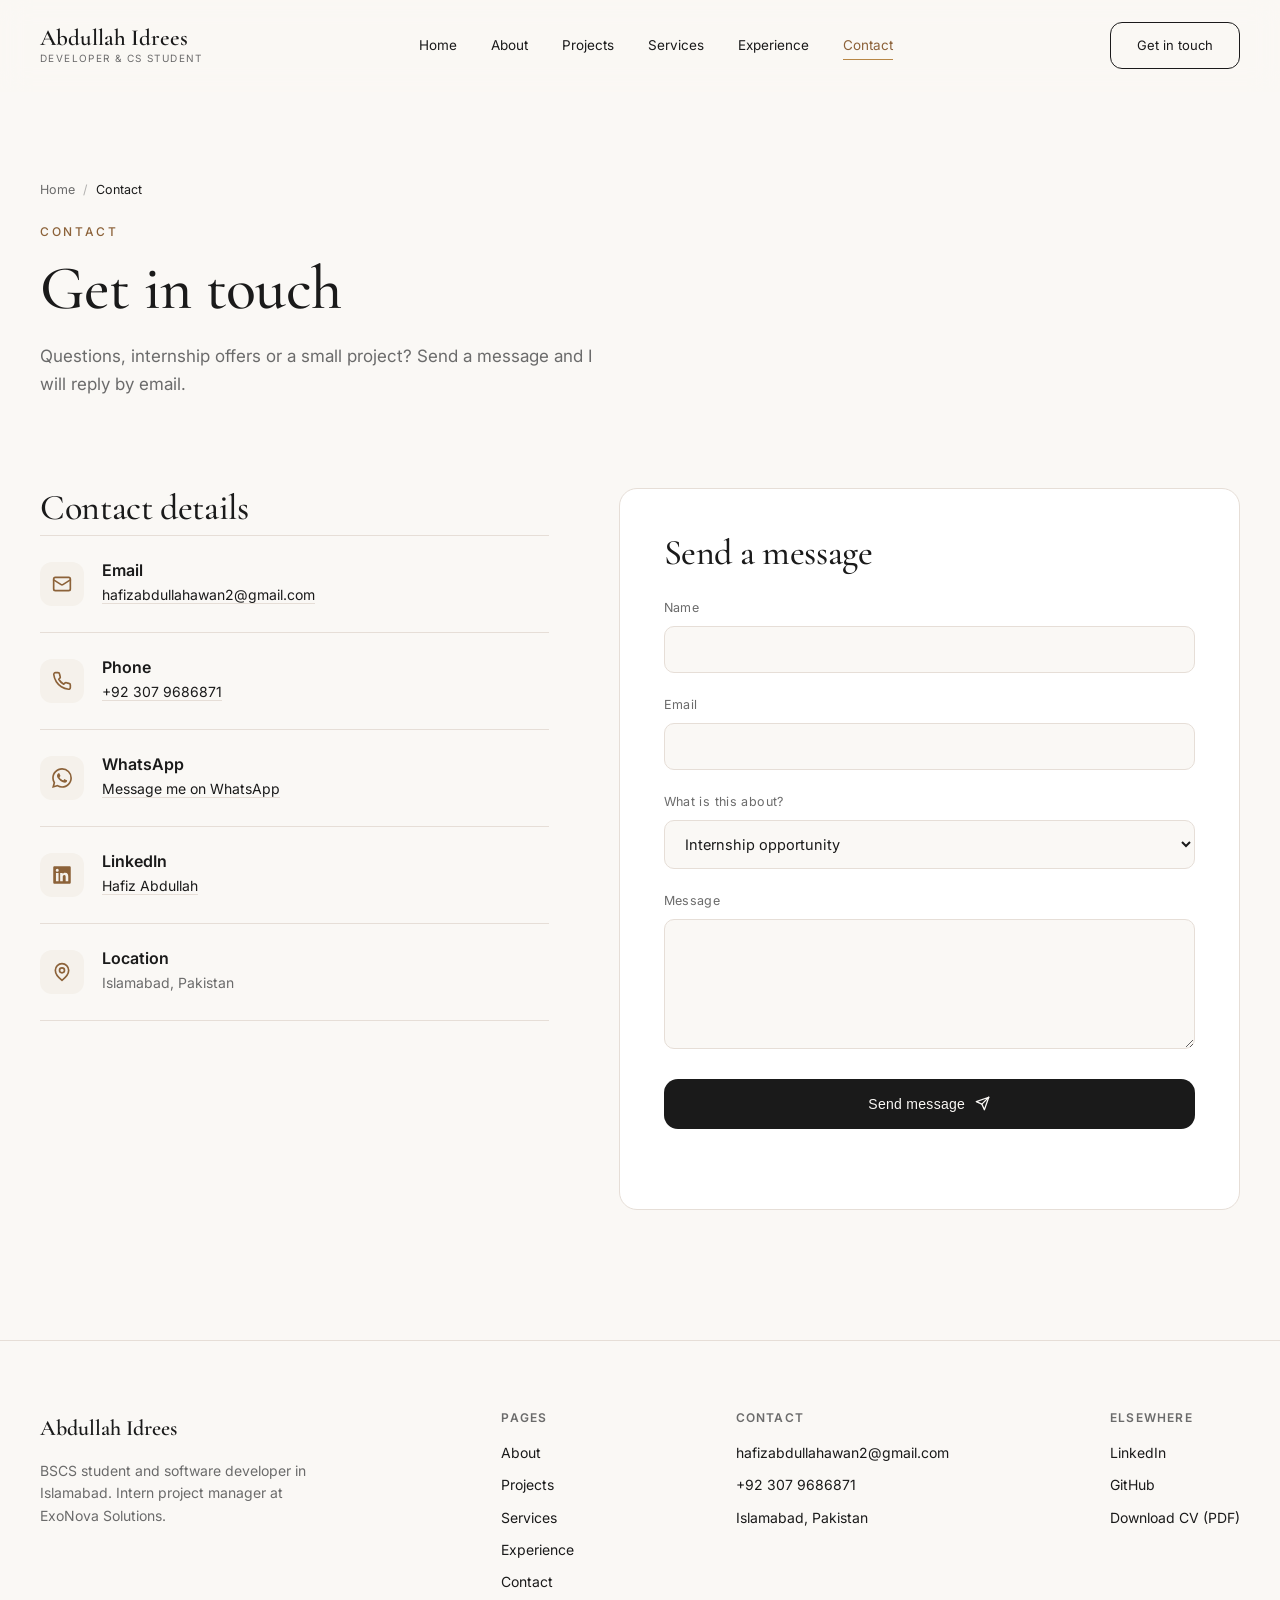
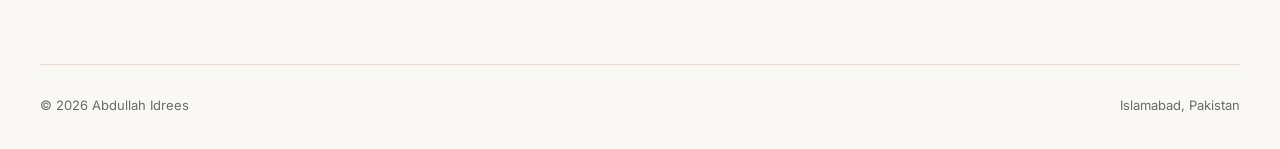
<file: contact.html>
<!DOCTYPE html>
<html lang="en">
<head>
<meta charset="utf-8">
<meta name="viewport" content="width=device-width, initial-scale=1">
<title>Contact Abdullah Idrees | Internships &amp; Web Projects</title>
<meta name="description" content="Contact Abdullah Idrees in Islamabad about a software internship or a small web project. Email, WhatsApp, LinkedIn or the contact form.">
<meta name="author" content="Abdullah Idrees">
<meta name="robots" content="index, follow, max-image-preview:large, max-snippet:-1">
<meta name="theme-color" content="#FAF8F5">
<link rel="canonical" href="https://www.abdullahidrees.com/contact.html">
<meta property="og:type" content="website">
<meta property="og:site_name" content="Abdullah Idrees">
<meta property="og:locale" content="en_US">
<meta property="og:title" content="Contact Abdullah Idrees | Internships &amp; Web Projects">
<meta property="og:description" content="Contact Abdullah Idrees in Islamabad about a software internship or a small web project. Email, WhatsApp, LinkedIn or the contact form.">
<meta property="og:url" content="https://www.abdullahidrees.com/contact.html">
<meta property="og:image" content="https://www.abdullahidrees.com/assets/og-image.jpg">
<meta property="og:image:alt" content="Abdullah Idrees, software developer and computer science student in Islamabad">
<meta name="twitter:card" content="summary_large_image">
<meta name="twitter:title" content="Contact Abdullah Idrees | Internships &amp; Web Projects">
<meta name="twitter:description" content="Contact Abdullah Idrees in Islamabad about a software internship or a small web project. Email, WhatsApp, LinkedIn or the contact form.">
<meta name="twitter:image" content="https://www.abdullahidrees.com/assets/og-image.jpg">
<script type="application/ld+json">{"@context":"https://schema.org","@type":"WebPage","name":"Contact Abdullah Idrees | Internships & Web Projects","url":"https://www.abdullahidrees.com/contact.html","description":"Contact Abdullah Idrees in Islamabad about a software internship or a small web project. Email, WhatsApp, LinkedIn or the contact form.","isPartOf":{"@id":"https://www.abdullahidrees.com/#website"},"about":{"@id":"https://www.abdullahidrees.com/#person"}}</script><script type="application/ld+json">{"@context":"https://schema.org","@type":"BreadcrumbList","itemListElement":[{"@type":"ListItem","position":1,"name":"Home","item":"https://www.abdullahidrees.com/"},{"@type":"ListItem","position":2,"name":"Contact","item":"https://www.abdullahidrees.com/contact.html"}]}</script><script type="application/ld+json">{"@context":"https://schema.org","@type":"ContactPage","name":"Contact Abdullah Idrees","url":"https://www.abdullahidrees.com/contact.html","mainEntity":{"@id":"https://www.abdullahidrees.com/#person"}}</script>
<link rel="icon" href="assets/favicon/favicon.ico" sizes="48x48">
<link rel="icon" type="image/png" sizes="32x32" href="assets/favicon/favicon-32x32.png">
<link rel="icon" type="image/png" sizes="16x16" href="assets/favicon/favicon-16x16.png">
<link rel="apple-touch-icon" href="assets/favicon/apple-touch-icon.png">
<link rel="manifest" href="assets/favicon/site.webmanifest">
<link rel="preconnect" href="https://fonts.googleapis.com">
<link rel="preconnect" href="https://fonts.gstatic.com" crossorigin>
<link rel="preload" as="style" href="https://fonts.googleapis.com/css2?family=Cormorant+Garamond:wght@500;600&family=Inter:wght@400;500;600&display=swap" onload="this.rel='stylesheet'">
<noscript><link rel="stylesheet" href="https://fonts.googleapis.com/css2?family=Cormorant+Garamond:wght@500;600&family=Inter:wght@400;500;600&display=swap"></noscript>
<link rel="stylesheet" href="css/styles.css?v=2">
<script>document.documentElement.classList.add('js')</script>
</head>
<body>
<svg width="0" height="0" style="position:absolute" aria-hidden="true" focusable="false"><defs><symbol id="i-arrow" viewBox="0 0 24 24"><g fill="none" stroke="currentColor" stroke-width="2" stroke-linecap="round" stroke-linejoin="round"><path d="M7 7h10v10"/><path d="M7 17 17 7"/></g></symbol><symbol id="i-download" viewBox="0 0 24 24"><g fill="none" stroke="currentColor" stroke-width="2" stroke-linecap="round" stroke-linejoin="round"><path d="M21 15v4a2 2 0 0 1-2 2H5a2 2 0 0 1-2-2v-4"/><path d="m7 10 5 5 5-5"/><path d="M12 15V3"/></g></symbol><symbol id="i-mail" viewBox="0 0 24 24"><g fill="none" stroke="currentColor" stroke-width="2" stroke-linecap="round" stroke-linejoin="round"><rect x="2" y="4" width="20" height="16" rx="2"/><path d="m22 7-8.97 5.7a1.94 1.94 0 0 1-2.06 0L2 7"/></g></symbol><symbol id="i-phone" viewBox="0 0 24 24"><g fill="none" stroke="currentColor" stroke-width="2" stroke-linecap="round" stroke-linejoin="round"><path d="M22 16.92v3a2 2 0 0 1-2.18 2 19.79 19.79 0 0 1-8.63-3.07 19.5 19.5 0 0 1-6-6 19.79 19.79 0 0 1-3.07-8.67A2 2 0 0 1 4.11 2h3a2 2 0 0 1 2 1.72c.13.96.36 1.9.7 2.81a2 2 0 0 1-.45 2.11L8.09 9.91a16 16 0 0 0 6 6l1.27-1.27a2 2 0 0 1 2.11-.45c.91.34 1.85.57 2.81.7A2 2 0 0 1 22 16.92z"/></g></symbol><symbol id="i-pin" viewBox="0 0 24 24"><g fill="none" stroke="currentColor" stroke-width="2" stroke-linecap="round" stroke-linejoin="round"><path d="M20 10c0 6-8 12-8 12s-8-6-8-12a8 8 0 0 1 16 0Z"/><circle cx="12" cy="10" r="3"/></g></symbol><symbol id="i-menu" viewBox="0 0 24 24"><g fill="none" stroke="currentColor" stroke-width="2" stroke-linecap="round" stroke-linejoin="round"><path d="M4 6h16M4 12h16M4 18h16"/></g></symbol><symbol id="i-close" viewBox="0 0 24 24"><g fill="none" stroke="currentColor" stroke-width="2" stroke-linecap="round" stroke-linejoin="round"><path d="M18 6 6 18M6 6l12 12"/></g></symbol><symbol id="i-send" viewBox="0 0 24 24"><g fill="none" stroke="currentColor" stroke-width="2" stroke-linecap="round" stroke-linejoin="round"><path d="m22 2-7 20-4-9-9-4Z"/><path d="M22 2 11 13"/></g></symbol><symbol id="i-check" viewBox="0 0 24 24"><g fill="none" stroke="currentColor" stroke-width="2" stroke-linecap="round" stroke-linejoin="round"><path d="M20 6 9 17l-5-5"/></g></symbol><symbol id="i-plus" viewBox="0 0 24 24"><g fill="none" stroke="currentColor" stroke-width="2" stroke-linecap="round" stroke-linejoin="round"><path d="M12 5v14M5 12h14"/></g></symbol><symbol id="i-code" viewBox="0 0 24 24"><g fill="none" stroke="currentColor" stroke-width="2" stroke-linecap="round" stroke-linejoin="round"><path d="m16 18 6-6-6-6"/><path d="m8 6-6 6 6 6"/></g></symbol><symbol id="i-monitor" viewBox="0 0 24 24"><g fill="none" stroke="currentColor" stroke-width="2" stroke-linecap="round" stroke-linejoin="round"><rect x="2" y="3" width="20" height="14" rx="2"/><path d="M8 21h8M12 17v4"/></g></symbol><symbol id="i-database" viewBox="0 0 24 24"><g fill="none" stroke="currentColor" stroke-width="2" stroke-linecap="round" stroke-linejoin="round"><ellipse cx="12" cy="5" rx="9" ry="3"/><path d="M3 5v14a9 3 0 0 0 18 0V5"/><path d="M3 12a9 3 0 0 0 18 0"/></g></symbol><symbol id="i-users" viewBox="0 0 24 24"><g fill="none" stroke="currentColor" stroke-width="2" stroke-linecap="round" stroke-linejoin="round"><path d="M16 21v-2a4 4 0 0 0-4-4H6a4 4 0 0 0-4 4v2"/><circle cx="9" cy="7" r="4"/><path d="M22 21v-2a4 4 0 0 0-3-3.87"/><path d="M16 3.13a4 4 0 0 1 0 7.75"/></g></symbol><symbol id="i-linkedin" viewBox="0 0 448 512"><path fill="currentColor" d="M416 32L31.9 32C14.3 32 0 46.5 0 64.3L0 447.7C0 465.5 14.3 480 31.9 480L416 480c17.6 0 32-14.5 32-32.3l0-383.4C448 46.5 433.6 32 416 32zM135.4 416l-66.4 0 0-213.8 66.5 0 0 213.8-.1 0zM102.2 96a38.5 38.5 0 1 1 0 77 38.5 38.5 0 1 1 0-77zM384.3 416l-66.4 0 0-104c0-24.8-.5-56.7-34.5-56.7-34.6 0-39.9 27-39.9 54.9l0 105.8-66.4 0 0-213.8 63.7 0 0 29.2 .9 0c8.9-16.8 30.6-34.5 62.9-34.5 67.2 0 79.7 44.3 79.7 101.9l0 117.2z"/></symbol><symbol id="i-github" viewBox="0 0 24 24"><path fill="currentColor" d="M12 .297c-6.63 0-12 5.373-12 12 0 5.303 3.438 9.8 8.205 11.385.6.113.82-.258.82-.577 0-.285-.01-1.04-.015-2.04-3.338.724-4.042-1.61-4.042-1.61C4.422 18.07 3.633 17.7 3.633 17.7c-1.087-.744.084-.729.084-.729 1.205.084 1.838 1.236 1.838 1.236 1.07 1.835 2.809 1.305 3.495.998.108-.776.417-1.305.76-1.605-2.665-.3-5.466-1.332-5.466-5.93 0-1.31.465-2.38 1.235-3.22-.135-.303-.54-1.523.105-3.176 0 0 1.005-.322 3.3 1.23.96-.267 1.98-.399 3-.405 1.02.006 2.04.138 3 .405 2.28-1.552 3.285-1.23 3.285-1.23.645 1.653.24 2.873.12 3.176.765.84 1.23 1.91 1.23 3.22 0 4.61-2.805 5.625-5.475 5.92.42.36.81 1.096.81 2.22 0 1.606-.015 2.896-.015 3.286 0 .315.21.69.825.57C20.565 22.092 24 17.592 24 12.297c0-6.627-5.373-12-12-12"/></symbol><symbol id="i-facebook" viewBox="0 0 24 24"><path fill="currentColor" d="M9.101 23.691v-7.98H6.627v-3.667h2.474v-1.58c0-4.085 1.848-5.978 5.858-5.978.401 0 .955.042 1.468.103a8.68 8.68 0 0 1 1.141.195v3.325a8.623 8.623 0 0 0-.653-.036 26.805 26.805 0 0 0-.733-.009c-.707 0-1.259.096-1.675.309a1.686 1.686 0 0 0-.679.622c-.258.42-.374.995-.374 1.752v1.297h3.919l-.386 2.103-.287 1.564h-3.246v8.245C19.396 23.238 24 18.179 24 12.044c0-6.627-5.373-12-12-12s-12 5.373-12 12c0 5.628 3.874 10.35 9.101 11.647Z"/></symbol><symbol id="i-whatsapp" viewBox="0 0 24 24"><path fill="currentColor" d="M17.472 14.382c-.297-.149-1.758-.867-2.03-.967-.273-.099-.471-.148-.67.15-.197.297-.767.966-.94 1.164-.173.199-.347.223-.644.075-.297-.15-1.255-.463-2.39-1.475-.883-.788-1.48-1.761-1.653-2.059-.173-.297-.018-.458.13-.606.134-.133.298-.347.446-.52.149-.174.198-.298.298-.497.099-.198.05-.371-.025-.52-.075-.149-.669-1.612-.916-2.207-.242-.579-.487-.5-.669-.51-.173-.008-.371-.01-.57-.01-.198 0-.52.074-.792.372-.272.297-1.04 1.016-1.04 2.479 0 1.462 1.065 2.875 1.213 3.074.149.198 2.096 3.2 5.077 4.487.709.306 1.262.489 1.694.625.712.227 1.36.195 1.871.118.571-.085 1.758-.719 2.006-1.413.248-.694.248-1.289.173-1.413-.074-.124-.272-.198-.57-.347m-5.421 7.403h-.004a9.87 9.87 0 01-5.031-1.378l-.361-.214-3.741.982.998-3.648-.235-.374a9.86 9.86 0 01-1.51-5.26c.001-5.45 4.436-9.884 9.888-9.884 2.64 0 5.122 1.03 6.988 2.898a9.825 9.825 0 012.893 6.994c-.003 5.45-4.437 9.884-9.885 9.884m8.413-18.297A11.815 11.815 0 0012.05 0C5.495 0 .16 5.335.157 11.892c0 2.096.547 4.142 1.588 5.945L.057 24l6.305-1.654a11.882 11.882 0 005.683 1.448h.005c6.554 0 11.89-5.335 11.893-11.893a11.821 11.821 0 00-3.48-8.413Z"/></symbol></defs></svg>
<a class="skip-link" href="#main">Skip to content</a>
<header id="siteHeader">
  <div class="nav">
    <a href="index.html" class="logo" aria-label="Abdullah Idrees, home">
      <span class="name">Abdullah Idrees</span>
      <span class="role">Developer &amp; CS student</span>
    </a>
    <nav class="nav-links" id="primaryNav" aria-label="Primary"><a href="index.html">Home</a><a href="about.html">About</a><a href="projects.html">Projects</a><a href="services.html">Services</a><a href="experience.html">Experience</a><a href="contact.html" aria-current="page">Contact</a></nav>
    <div class="nav-right">
      <a href="contact.html" class="cta-nav">Get in touch</a>
      <button class="menu-btn" id="menuBtn" type="button" aria-label="Open menu" aria-expanded="false" aria-controls="primaryNav"><svg class="ic i-open" width="22" height="22" aria-hidden="true" focusable="false"><use href="#i-menu"/></svg><svg class="ic i-close" width="22" height="22" aria-hidden="true" focusable="false"><use href="#i-close"/></svg></button>
    </div>
  </div>
</header>
<main id="main">
<section class="page-hero"><div class="wrap">
<nav class="breadcrumb" aria-label="Breadcrumb"><a href="index.html">Home</a><span class="sep">/</span><span class="current">Contact</span></nav>
<p class="eyebrow">Contact</p><h1>Get in touch</h1><p class="lead">Questions, internship offers or a small project? Send a message and I will reply by email.</p></div></section>
<section class="pt0"><div class="wrap contact-grid">
<div>
<h2 class="sub-h">Contact details</h2>
<div class="contact-info-item"><div class="ic-box"><svg class="ic " width="20" height="20" aria-hidden="true" focusable="false"><use href="#i-mail"/></svg></div><div><h3>Email</h3><p><a href="mailto:hafizabdullahawan2@gmail.com">hafizabdullahawan2@gmail.com</a></p></div></div>
<div class="contact-info-item"><div class="ic-box"><svg class="ic " width="20" height="20" aria-hidden="true" focusable="false"><use href="#i-phone"/></svg></div><div><h3>Phone</h3><p><a href="tel:+923079686871">+92 307 9686871</a></p></div></div>
<div class="contact-info-item"><div class="ic-box"><svg class="ic " width="20" height="20" aria-hidden="true" focusable="false"><use href="#i-whatsapp"/></svg></div><div><h3>WhatsApp</h3><p><a href="https://wa.me/923079686871" target="_blank" rel="noopener noreferrer">Message me on WhatsApp</a></p></div></div>
<div class="contact-info-item"><div class="ic-box"><svg class="ic " width="20" height="20" aria-hidden="true" focusable="false"><use href="#i-linkedin"/></svg></div><div><h3>LinkedIn</h3><p><a href="https://www.linkedin.com/in/hafiz-muhammad-abdullah-idrees-b617a0389" target="_blank" rel="me noopener noreferrer">Hafiz Abdullah</a></p></div></div>
<div class="contact-info-item"><div class="ic-box"><svg class="ic " width="20" height="20" aria-hidden="true" focusable="false"><use href="#i-pin"/></svg></div><div><h3>Location</h3><p>Islamabad, Pakistan</p></div></div>
</div>
<div class="form-card">
<h2 class="sub-h">Send a message</h2>
<form id="contactForm" action="https://api.web3forms.com/submit" method="post">
<input type="hidden" name="access_key" value="23131350-7187-4d6d-9398-555001ca3281">
<input type="hidden" name="from_name" value="Portfolio contact form">
<div class="field"><label for="name">Name</label><input type="text" id="name" name="name" autocomplete="name" maxlength="100" required></div>
<div class="field"><label for="email">Email</label><input type="email" id="email" name="email" autocomplete="email" maxlength="150" required></div>
<div class="field"><label for="subject">What is this about?</label>
<select id="subject" name="subject"><option>Internship opportunity</option><option>Website or web application</option><option>Desktop software</option><option>Project coordination</option><option>Something else</option></select></div>
<div class="field"><label for="message">Message</label><textarea id="message" name="message" maxlength="3000" minlength="10" required></textarea></div>
<div class="hp" aria-hidden="true"><label for="company_website">Leave this field empty</label><input type="text" id="company_website" name="company_website" tabindex="-1" autocomplete="off"></div>
<button type="submit" class="btn btn-primary form-submit"><span class="btn-label">Send message</span> <svg class="ic " width="15" height="15" aria-hidden="true" focusable="false"><use href="#i-send"/></svg></button>
<p class="form-status" id="formStatus" role="status" aria-live="polite"></p>
</form>
</div></div></section>
</main>
<footer>
  <div class="wrap">
    <div class="footer-top">
      <div class="footer-col footer-about">
        <span class="name">Abdullah Idrees</span>
        <p>BSCS student and software developer in Islamabad. Intern project manager at ExoNova Solutions.</p>
      </div>
      <div class="footer-col">
        <h2>Pages</h2>
        <ul><li><a href="about.html">About</a></li><li><a href="projects.html">Projects</a></li><li><a href="services.html">Services</a></li><li><a href="experience.html">Experience</a></li><li><a href="contact.html">Contact</a></li></ul>
      </div>
      <div class="footer-col">
        <h2>Contact</h2>
        <ul>
          <li><a href="mailto:hafizabdullahawan2@gmail.com">hafizabdullahawan2@gmail.com</a></li>
          <li><a href="tel:+923079686871">+92 307 9686871</a></li>
          <li>Islamabad, Pakistan</li>
        </ul>
      </div>
      <div class="footer-col">
        <h2>Elsewhere</h2>
        <ul>
          <li><a href="https://www.linkedin.com/in/hafiz-muhammad-abdullah-idrees-b617a0389" target="_blank" rel="me noopener noreferrer">LinkedIn</a></li>
          <li><a href="https://github.com/hafizabdullahawan" target="_blank" rel="me noopener noreferrer">GitHub</a></li>
          <li><a href="assets/CV_Hafiz_M_Abdullah.pdf" download>Download CV (PDF)</a></li>
        </ul>
      </div>
    </div>
    <div class="footer-bottom">
      <span>© 2026 Abdullah Idrees</span>
      <span>Islamabad, Pakistan</span>
    </div>
  </div>
</footer>
<script src="js/script.js?v=2" defer></script>
</body>
</html>
</file>
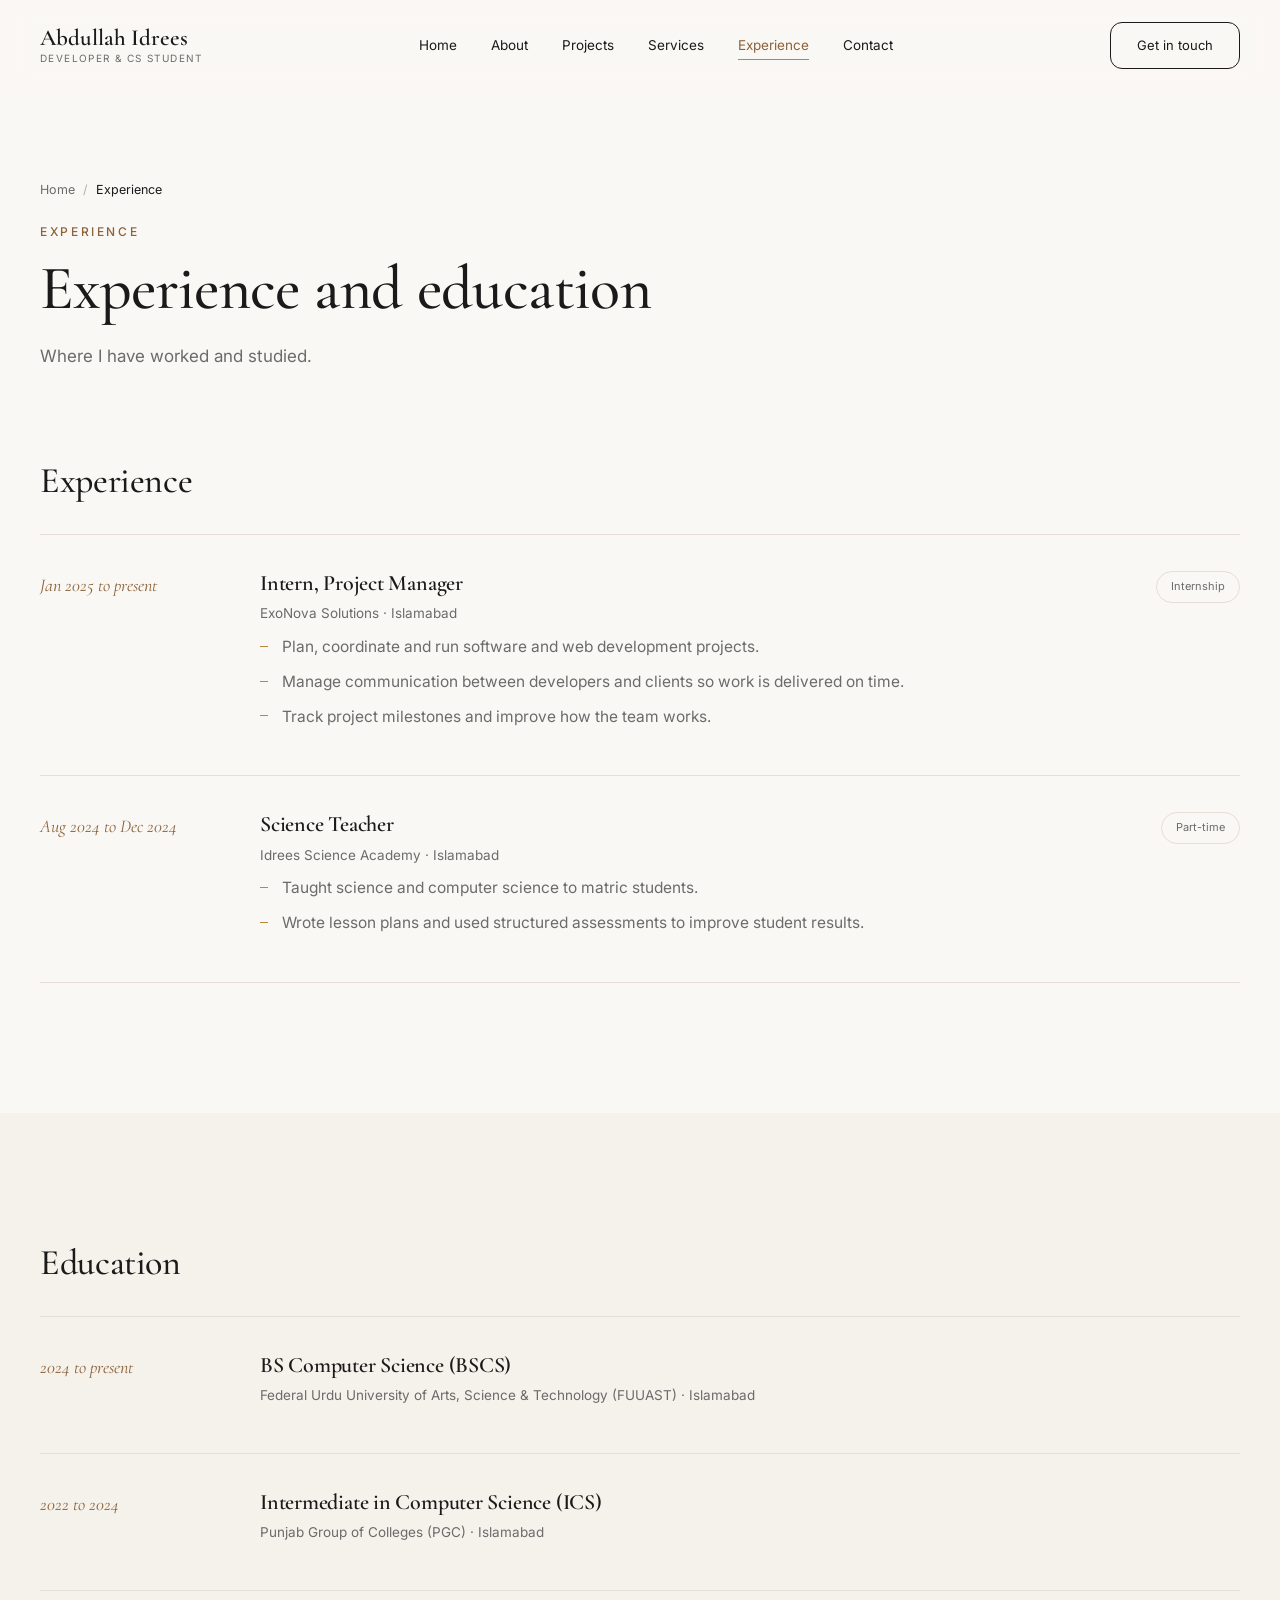
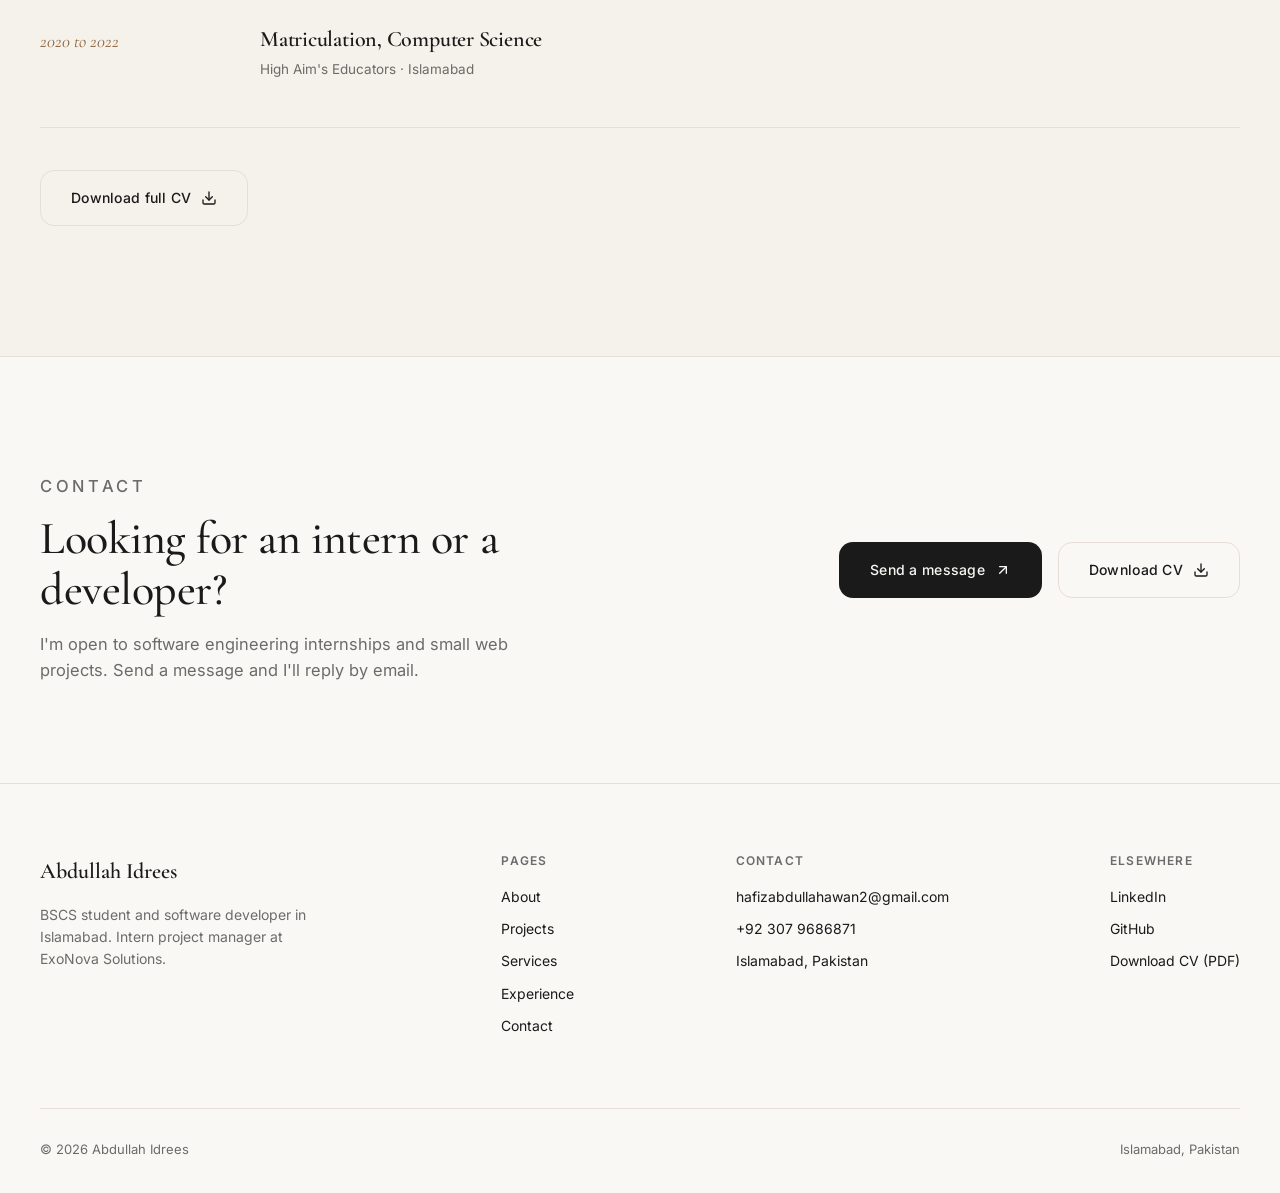
<file: experience.html>
<!DOCTYPE html>
<html lang="en">
<head>
<meta charset="utf-8">
<meta name="viewport" content="width=device-width, initial-scale=1">
<title>Experience &amp; Education | Abdullah Idrees</title>
<meta name="description" content="Intern project manager at ExoNova Solutions since 2025, former science teacher, and BSCS student at FUUAST in Islamabad. See the full timeline.">
<meta name="author" content="Abdullah Idrees">
<meta name="robots" content="index, follow, max-image-preview:large, max-snippet:-1">
<meta name="theme-color" content="#FAF8F5">
<link rel="canonical" href="https://www.abdullahidrees.com/experience.html">
<meta property="og:type" content="website">
<meta property="og:site_name" content="Abdullah Idrees">
<meta property="og:locale" content="en_US">
<meta property="og:title" content="Experience &amp; Education | Abdullah Idrees">
<meta property="og:description" content="Intern project manager at ExoNova Solutions since 2025, former science teacher, and BSCS student at FUUAST in Islamabad. See the full timeline.">
<meta property="og:url" content="https://www.abdullahidrees.com/experience.html">
<meta property="og:image" content="https://www.abdullahidrees.com/assets/og-image.jpg">
<meta property="og:image:alt" content="Abdullah Idrees, software developer and computer science student in Islamabad">
<meta name="twitter:card" content="summary_large_image">
<meta name="twitter:title" content="Experience &amp; Education | Abdullah Idrees">
<meta name="twitter:description" content="Intern project manager at ExoNova Solutions since 2025, former science teacher, and BSCS student at FUUAST in Islamabad. See the full timeline.">
<meta name="twitter:image" content="https://www.abdullahidrees.com/assets/og-image.jpg">
<script type="application/ld+json">{"@context":"https://schema.org","@type":"WebPage","name":"Experience & Education | Abdullah Idrees","url":"https://www.abdullahidrees.com/experience.html","description":"Intern project manager at ExoNova Solutions since 2025, former science teacher, and BSCS student at FUUAST in Islamabad. See the full timeline.","isPartOf":{"@id":"https://www.abdullahidrees.com/#website"},"about":{"@id":"https://www.abdullahidrees.com/#person"}}</script><script type="application/ld+json">{"@context":"https://schema.org","@type":"BreadcrumbList","itemListElement":[{"@type":"ListItem","position":1,"name":"Home","item":"https://www.abdullahidrees.com/"},{"@type":"ListItem","position":2,"name":"Experience","item":"https://www.abdullahidrees.com/experience.html"}]}</script>
<link rel="icon" href="assets/favicon/favicon.ico" sizes="48x48">
<link rel="icon" type="image/png" sizes="32x32" href="assets/favicon/favicon-32x32.png">
<link rel="icon" type="image/png" sizes="16x16" href="assets/favicon/favicon-16x16.png">
<link rel="apple-touch-icon" href="assets/favicon/apple-touch-icon.png">
<link rel="manifest" href="assets/favicon/site.webmanifest">
<link rel="preconnect" href="https://fonts.googleapis.com">
<link rel="preconnect" href="https://fonts.gstatic.com" crossorigin>
<link rel="preload" as="style" href="https://fonts.googleapis.com/css2?family=Cormorant+Garamond:wght@500;600&family=Inter:wght@400;500;600&display=swap" onload="this.rel='stylesheet'">
<noscript><link rel="stylesheet" href="https://fonts.googleapis.com/css2?family=Cormorant+Garamond:wght@500;600&family=Inter:wght@400;500;600&display=swap"></noscript>
<link rel="stylesheet" href="css/styles.css?v=2">
<script>document.documentElement.classList.add('js')</script>
</head>
<body>
<svg width="0" height="0" style="position:absolute" aria-hidden="true" focusable="false"><defs><symbol id="i-arrow" viewBox="0 0 24 24"><g fill="none" stroke="currentColor" stroke-width="2" stroke-linecap="round" stroke-linejoin="round"><path d="M7 7h10v10"/><path d="M7 17 17 7"/></g></symbol><symbol id="i-download" viewBox="0 0 24 24"><g fill="none" stroke="currentColor" stroke-width="2" stroke-linecap="round" stroke-linejoin="round"><path d="M21 15v4a2 2 0 0 1-2 2H5a2 2 0 0 1-2-2v-4"/><path d="m7 10 5 5 5-5"/><path d="M12 15V3"/></g></symbol><symbol id="i-mail" viewBox="0 0 24 24"><g fill="none" stroke="currentColor" stroke-width="2" stroke-linecap="round" stroke-linejoin="round"><rect x="2" y="4" width="20" height="16" rx="2"/><path d="m22 7-8.97 5.7a1.94 1.94 0 0 1-2.06 0L2 7"/></g></symbol><symbol id="i-phone" viewBox="0 0 24 24"><g fill="none" stroke="currentColor" stroke-width="2" stroke-linecap="round" stroke-linejoin="round"><path d="M22 16.92v3a2 2 0 0 1-2.18 2 19.79 19.79 0 0 1-8.63-3.07 19.5 19.5 0 0 1-6-6 19.79 19.79 0 0 1-3.07-8.67A2 2 0 0 1 4.11 2h3a2 2 0 0 1 2 1.72c.13.96.36 1.9.7 2.81a2 2 0 0 1-.45 2.11L8.09 9.91a16 16 0 0 0 6 6l1.27-1.27a2 2 0 0 1 2.11-.45c.91.34 1.85.57 2.81.7A2 2 0 0 1 22 16.92z"/></g></symbol><symbol id="i-pin" viewBox="0 0 24 24"><g fill="none" stroke="currentColor" stroke-width="2" stroke-linecap="round" stroke-linejoin="round"><path d="M20 10c0 6-8 12-8 12s-8-6-8-12a8 8 0 0 1 16 0Z"/><circle cx="12" cy="10" r="3"/></g></symbol><symbol id="i-menu" viewBox="0 0 24 24"><g fill="none" stroke="currentColor" stroke-width="2" stroke-linecap="round" stroke-linejoin="round"><path d="M4 6h16M4 12h16M4 18h16"/></g></symbol><symbol id="i-close" viewBox="0 0 24 24"><g fill="none" stroke="currentColor" stroke-width="2" stroke-linecap="round" stroke-linejoin="round"><path d="M18 6 6 18M6 6l12 12"/></g></symbol><symbol id="i-send" viewBox="0 0 24 24"><g fill="none" stroke="currentColor" stroke-width="2" stroke-linecap="round" stroke-linejoin="round"><path d="m22 2-7 20-4-9-9-4Z"/><path d="M22 2 11 13"/></g></symbol><symbol id="i-check" viewBox="0 0 24 24"><g fill="none" stroke="currentColor" stroke-width="2" stroke-linecap="round" stroke-linejoin="round"><path d="M20 6 9 17l-5-5"/></g></symbol><symbol id="i-plus" viewBox="0 0 24 24"><g fill="none" stroke="currentColor" stroke-width="2" stroke-linecap="round" stroke-linejoin="round"><path d="M12 5v14M5 12h14"/></g></symbol><symbol id="i-code" viewBox="0 0 24 24"><g fill="none" stroke="currentColor" stroke-width="2" stroke-linecap="round" stroke-linejoin="round"><path d="m16 18 6-6-6-6"/><path d="m8 6-6 6 6 6"/></g></symbol><symbol id="i-monitor" viewBox="0 0 24 24"><g fill="none" stroke="currentColor" stroke-width="2" stroke-linecap="round" stroke-linejoin="round"><rect x="2" y="3" width="20" height="14" rx="2"/><path d="M8 21h8M12 17v4"/></g></symbol><symbol id="i-database" viewBox="0 0 24 24"><g fill="none" stroke="currentColor" stroke-width="2" stroke-linecap="round" stroke-linejoin="round"><ellipse cx="12" cy="5" rx="9" ry="3"/><path d="M3 5v14a9 3 0 0 0 18 0V5"/><path d="M3 12a9 3 0 0 0 18 0"/></g></symbol><symbol id="i-users" viewBox="0 0 24 24"><g fill="none" stroke="currentColor" stroke-width="2" stroke-linecap="round" stroke-linejoin="round"><path d="M16 21v-2a4 4 0 0 0-4-4H6a4 4 0 0 0-4 4v2"/><circle cx="9" cy="7" r="4"/><path d="M22 21v-2a4 4 0 0 0-3-3.87"/><path d="M16 3.13a4 4 0 0 1 0 7.75"/></g></symbol><symbol id="i-linkedin" viewBox="0 0 448 512"><path fill="currentColor" d="M416 32L31.9 32C14.3 32 0 46.5 0 64.3L0 447.7C0 465.5 14.3 480 31.9 480L416 480c17.6 0 32-14.5 32-32.3l0-383.4C448 46.5 433.6 32 416 32zM135.4 416l-66.4 0 0-213.8 66.5 0 0 213.8-.1 0zM102.2 96a38.5 38.5 0 1 1 0 77 38.5 38.5 0 1 1 0-77zM384.3 416l-66.4 0 0-104c0-24.8-.5-56.7-34.5-56.7-34.6 0-39.9 27-39.9 54.9l0 105.8-66.4 0 0-213.8 63.7 0 0 29.2 .9 0c8.9-16.8 30.6-34.5 62.9-34.5 67.2 0 79.7 44.3 79.7 101.9l0 117.2z"/></symbol><symbol id="i-github" viewBox="0 0 24 24"><path fill="currentColor" d="M12 .297c-6.63 0-12 5.373-12 12 0 5.303 3.438 9.8 8.205 11.385.6.113.82-.258.82-.577 0-.285-.01-1.04-.015-2.04-3.338.724-4.042-1.61-4.042-1.61C4.422 18.07 3.633 17.7 3.633 17.7c-1.087-.744.084-.729.084-.729 1.205.084 1.838 1.236 1.838 1.236 1.07 1.835 2.809 1.305 3.495.998.108-.776.417-1.305.76-1.605-2.665-.3-5.466-1.332-5.466-5.93 0-1.31.465-2.38 1.235-3.22-.135-.303-.54-1.523.105-3.176 0 0 1.005-.322 3.3 1.23.96-.267 1.98-.399 3-.405 1.02.006 2.04.138 3 .405 2.28-1.552 3.285-1.23 3.285-1.23.645 1.653.24 2.873.12 3.176.765.84 1.23 1.91 1.23 3.22 0 4.61-2.805 5.625-5.475 5.92.42.36.81 1.096.81 2.22 0 1.606-.015 2.896-.015 3.286 0 .315.21.69.825.57C20.565 22.092 24 17.592 24 12.297c0-6.627-5.373-12-12-12"/></symbol><symbol id="i-facebook" viewBox="0 0 24 24"><path fill="currentColor" d="M9.101 23.691v-7.98H6.627v-3.667h2.474v-1.58c0-4.085 1.848-5.978 5.858-5.978.401 0 .955.042 1.468.103a8.68 8.68 0 0 1 1.141.195v3.325a8.623 8.623 0 0 0-.653-.036 26.805 26.805 0 0 0-.733-.009c-.707 0-1.259.096-1.675.309a1.686 1.686 0 0 0-.679.622c-.258.42-.374.995-.374 1.752v1.297h3.919l-.386 2.103-.287 1.564h-3.246v8.245C19.396 23.238 24 18.179 24 12.044c0-6.627-5.373-12-12-12s-12 5.373-12 12c0 5.628 3.874 10.35 9.101 11.647Z"/></symbol><symbol id="i-whatsapp" viewBox="0 0 24 24"><path fill="currentColor" d="M17.472 14.382c-.297-.149-1.758-.867-2.03-.967-.273-.099-.471-.148-.67.15-.197.297-.767.966-.94 1.164-.173.199-.347.223-.644.075-.297-.15-1.255-.463-2.39-1.475-.883-.788-1.48-1.761-1.653-2.059-.173-.297-.018-.458.13-.606.134-.133.298-.347.446-.52.149-.174.198-.298.298-.497.099-.198.05-.371-.025-.52-.075-.149-.669-1.612-.916-2.207-.242-.579-.487-.5-.669-.51-.173-.008-.371-.01-.57-.01-.198 0-.52.074-.792.372-.272.297-1.04 1.016-1.04 2.479 0 1.462 1.065 2.875 1.213 3.074.149.198 2.096 3.2 5.077 4.487.709.306 1.262.489 1.694.625.712.227 1.36.195 1.871.118.571-.085 1.758-.719 2.006-1.413.248-.694.248-1.289.173-1.413-.074-.124-.272-.198-.57-.347m-5.421 7.403h-.004a9.87 9.87 0 01-5.031-1.378l-.361-.214-3.741.982.998-3.648-.235-.374a9.86 9.86 0 01-1.51-5.26c.001-5.45 4.436-9.884 9.888-9.884 2.64 0 5.122 1.03 6.988 2.898a9.825 9.825 0 012.893 6.994c-.003 5.45-4.437 9.884-9.885 9.884m8.413-18.297A11.815 11.815 0 0012.05 0C5.495 0 .16 5.335.157 11.892c0 2.096.547 4.142 1.588 5.945L.057 24l6.305-1.654a11.882 11.882 0 005.683 1.448h.005c6.554 0 11.89-5.335 11.893-11.893a11.821 11.821 0 00-3.48-8.413Z"/></symbol></defs></svg>
<a class="skip-link" href="#main">Skip to content</a>
<header id="siteHeader">
  <div class="nav">
    <a href="index.html" class="logo" aria-label="Abdullah Idrees, home">
      <span class="name">Abdullah Idrees</span>
      <span class="role">Developer &amp; CS student</span>
    </a>
    <nav class="nav-links" id="primaryNav" aria-label="Primary"><a href="index.html">Home</a><a href="about.html">About</a><a href="projects.html">Projects</a><a href="services.html">Services</a><a href="experience.html" aria-current="page">Experience</a><a href="contact.html">Contact</a></nav>
    <div class="nav-right">
      <a href="contact.html" class="cta-nav">Get in touch</a>
      <button class="menu-btn" id="menuBtn" type="button" aria-label="Open menu" aria-expanded="false" aria-controls="primaryNav"><svg class="ic i-open" width="22" height="22" aria-hidden="true" focusable="false"><use href="#i-menu"/></svg><svg class="ic i-close" width="22" height="22" aria-hidden="true" focusable="false"><use href="#i-close"/></svg></button>
    </div>
  </div>
</header>
<main id="main">
<section class="page-hero"><div class="wrap">
<nav class="breadcrumb" aria-label="Breadcrumb"><a href="index.html">Home</a><span class="sep">/</span><span class="current">Experience</span></nav>
<p class="eyebrow">Experience</p><h1>Experience and education</h1><p class="lead">Where I have worked and studied.</p></div></section>
<section class="pt0"><div class="wrap"><h2 class="sub-h">Experience</h2><div class="exp-list"><div class="exp-row"><div class="period">Jan 2025 to present</div><div><h3>Intern, Project Manager</h3><p class="company">ExoNova Solutions · Islamabad</p><ul class="bullets"><li>Plan, coordinate and run software and web development projects.</li><li>Manage communication between developers and clients so work is delivered on time.</li><li>Track project milestones and improve how the team works.</li></ul></div><span class="tag">Internship</span></div><div class="exp-row"><div class="period">Aug 2024 to Dec 2024</div><div><h3>Science Teacher</h3><p class="company">Idrees Science Academy · Islamabad</p><ul class="bullets"><li>Taught science and computer science to matric students.</li><li>Wrote lesson plans and used structured assessments to improve student results.</li></ul></div><span class="tag">Part-time</span></div></div></div></section>
<section class="bg-secondary"><div class="wrap"><h2 class="sub-h">Education</h2><div class="exp-list"><div class="exp-row"><div class="period">2024 to present</div><div><h3>BS Computer Science (BSCS)</h3><p class="company">Federal Urdu University of Arts, Science & Technology (FUUAST) · Islamabad</p></div></div><div class="exp-row"><div class="period">2022 to 2024</div><div><h3>Intermediate in Computer Science (ICS)</h3><p class="company">Punjab Group of Colleges (PGC) · Islamabad</p></div></div><div class="exp-row"><div class="period">2020 to 2022</div><div><h3>Matriculation, Computer Science</h3><p class="company">High Aim's Educators · Islamabad</p></div></div></div>
<div class="hero-actions"><a href="assets/CV_Hafiz_M_Abdullah.pdf" class="btn btn-outline" download>Download full CV <svg class="ic " width="16" height="16" aria-hidden="true" focusable="false"><use href="#i-download"/></svg></a></div></div></section>
<section class="contact-cta"><div class="wrap cta-inner">
<div><p class="eyebrow">Contact</p><h2>Looking for an intern or a developer?</h2>
<p>I'm open to software engineering internships and small web projects. Send a message and I'll reply by email.</p></div>
<div class="hero-actions"><a href="contact.html" class="btn btn-primary">Send a message <svg class="ic " width="16" height="16" aria-hidden="true" focusable="false"><use href="#i-arrow"/></svg></a><a href="assets/CV_Hafiz_M_Abdullah.pdf" class="btn btn-outline" download>Download CV <svg class="ic " width="16" height="16" aria-hidden="true" focusable="false"><use href="#i-download"/></svg></a></div>
</div></section>
</main>
<footer>
  <div class="wrap">
    <div class="footer-top">
      <div class="footer-col footer-about">
        <span class="name">Abdullah Idrees</span>
        <p>BSCS student and software developer in Islamabad. Intern project manager at ExoNova Solutions.</p>
      </div>
      <div class="footer-col">
        <h2>Pages</h2>
        <ul><li><a href="about.html">About</a></li><li><a href="projects.html">Projects</a></li><li><a href="services.html">Services</a></li><li><a href="experience.html">Experience</a></li><li><a href="contact.html">Contact</a></li></ul>
      </div>
      <div class="footer-col">
        <h2>Contact</h2>
        <ul>
          <li><a href="mailto:hafizabdullahawan2@gmail.com">hafizabdullahawan2@gmail.com</a></li>
          <li><a href="tel:+923079686871">+92 307 9686871</a></li>
          <li>Islamabad, Pakistan</li>
        </ul>
      </div>
      <div class="footer-col">
        <h2>Elsewhere</h2>
        <ul>
          <li><a href="https://www.linkedin.com/in/hafiz-muhammad-abdullah-idrees-b617a0389" target="_blank" rel="me noopener noreferrer">LinkedIn</a></li>
          <li><a href="https://github.com/hafizabdullahawan" target="_blank" rel="me noopener noreferrer">GitHub</a></li>
          <li><a href="assets/CV_Hafiz_M_Abdullah.pdf" download>Download CV (PDF)</a></li>
        </ul>
      </div>
    </div>
    <div class="footer-bottom">
      <span>© 2026 Abdullah Idrees</span>
      <span>Islamabad, Pakistan</span>
    </div>
  </div>
</footer>
<script src="js/script.js?v=2" defer></script>
</body>
</html>
</file>
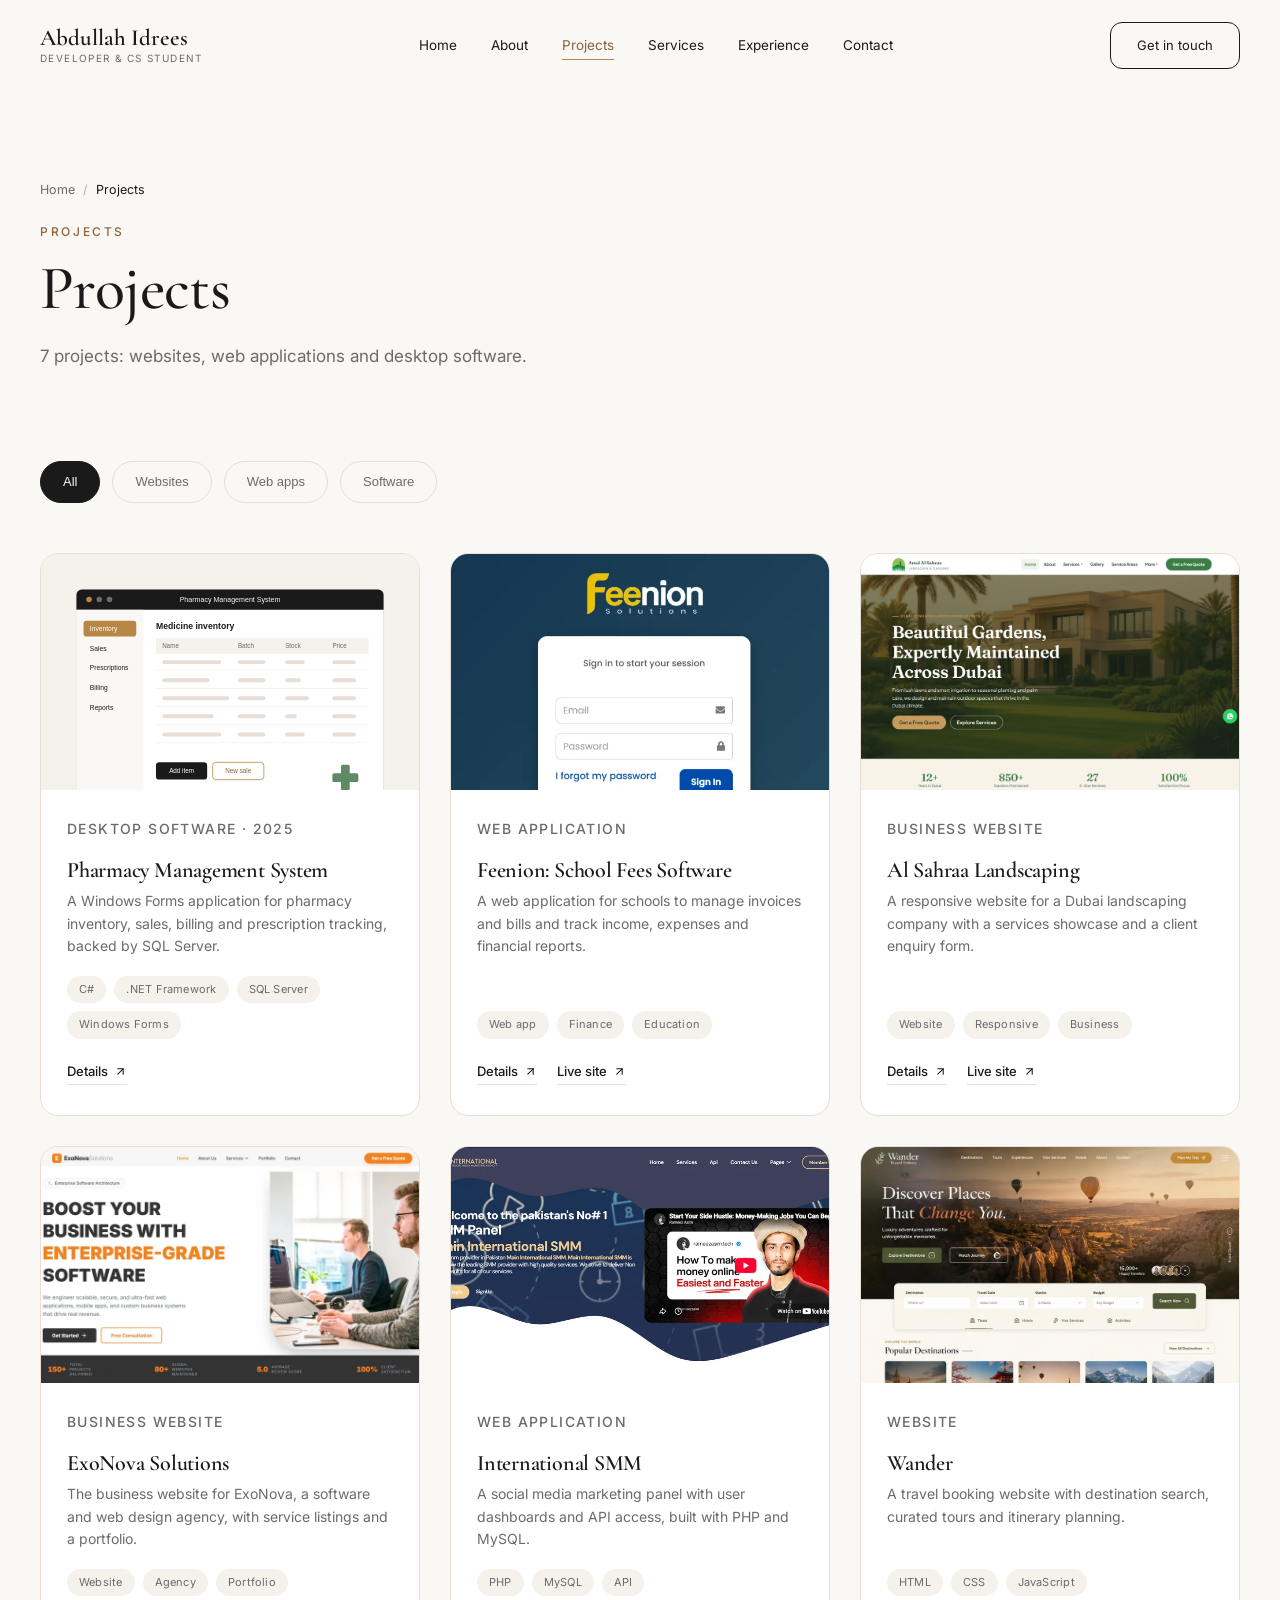
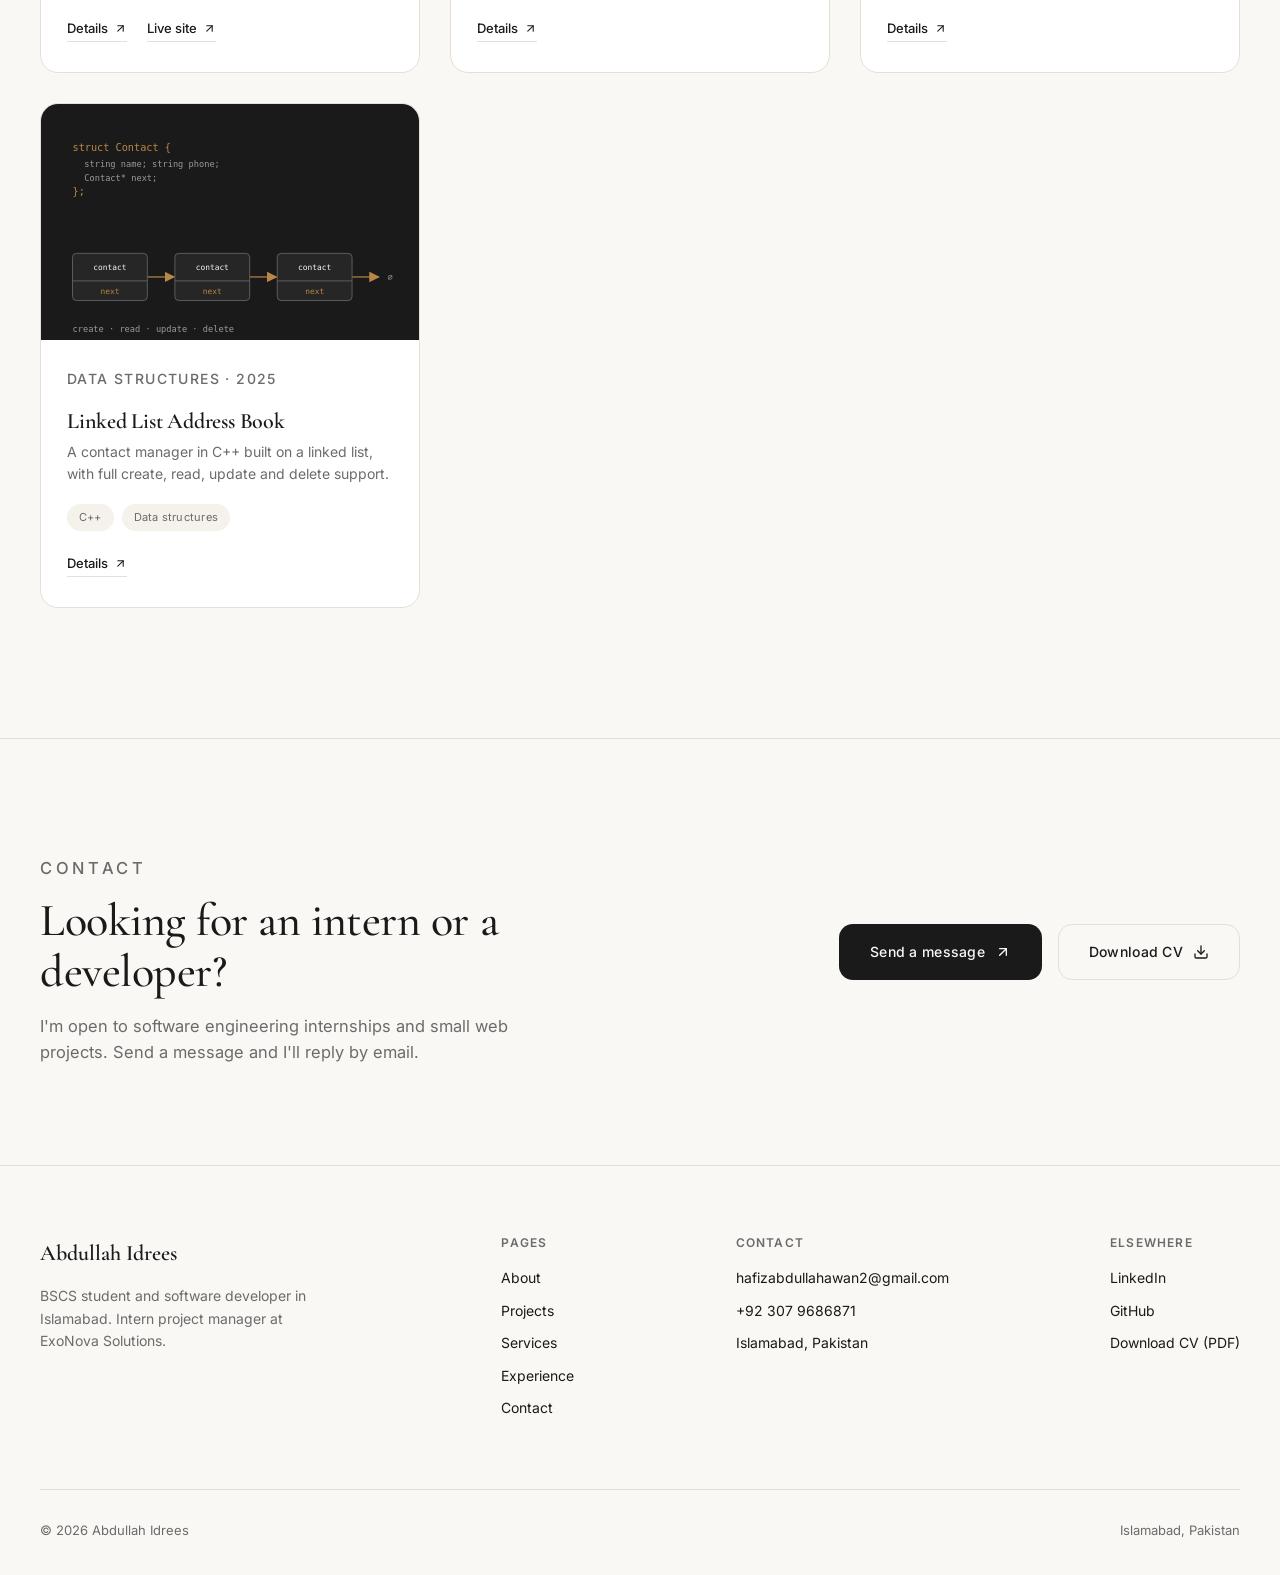
<file: projects.html>
<!DOCTYPE html>
<html lang="en">
<head>
<meta charset="utf-8">
<meta name="viewport" content="width=device-width, initial-scale=1">
<title>Projects | Abdullah Idrees, Web &amp; Desktop Software</title>
<meta name="description" content="Websites, PHP/MySQL web applications and C#/.NET desktop software by Abdullah Idrees, including a pharmacy system, a school fees app and client websites.">
<meta name="author" content="Abdullah Idrees">
<meta name="robots" content="index, follow, max-image-preview:large, max-snippet:-1">
<meta name="theme-color" content="#FAF8F5">
<link rel="canonical" href="https://www.abdullahidrees.com/projects.html">
<meta property="og:type" content="website">
<meta property="og:site_name" content="Abdullah Idrees">
<meta property="og:locale" content="en_US">
<meta property="og:title" content="Projects | Abdullah Idrees, Web &amp; Desktop Software">
<meta property="og:description" content="Websites, PHP/MySQL web applications and C#/.NET desktop software by Abdullah Idrees, including a pharmacy system, a school fees app and client websites.">
<meta property="og:url" content="https://www.abdullahidrees.com/projects.html">
<meta property="og:image" content="https://www.abdullahidrees.com/assets/og-image.jpg">
<meta property="og:image:alt" content="Abdullah Idrees, software developer and computer science student in Islamabad">
<meta name="twitter:card" content="summary_large_image">
<meta name="twitter:title" content="Projects | Abdullah Idrees, Web &amp; Desktop Software">
<meta name="twitter:description" content="Websites, PHP/MySQL web applications and C#/.NET desktop software by Abdullah Idrees, including a pharmacy system, a school fees app and client websites.">
<meta name="twitter:image" content="https://www.abdullahidrees.com/assets/og-image.jpg">
<script type="application/ld+json">{"@context":"https://schema.org","@type":"WebPage","name":"Projects | Abdullah Idrees, Web & Desktop Software","url":"https://www.abdullahidrees.com/projects.html","description":"Websites, PHP/MySQL web applications and C#/.NET desktop software by Abdullah Idrees, including a pharmacy system, a school fees app and client websites.","isPartOf":{"@id":"https://www.abdullahidrees.com/#website"},"about":{"@id":"https://www.abdullahidrees.com/#person"}}</script><script type="application/ld+json">{"@context":"https://schema.org","@type":"BreadcrumbList","itemListElement":[{"@type":"ListItem","position":1,"name":"Home","item":"https://www.abdullahidrees.com/"},{"@type":"ListItem","position":2,"name":"Projects","item":"https://www.abdullahidrees.com/projects.html"}]}</script><script type="application/ld+json">{"@context":"https://schema.org","@type":"ItemList","name":"Projects by Abdullah Idrees","itemListElement":[{"@type":"ListItem","position":1,"url":"https://www.abdullahidrees.com/projects/pharmacy-management-system.html","name":"Pharmacy Management System"},{"@type":"ListItem","position":2,"url":"https://www.abdullahidrees.com/projects/feenion-school-fees-software.html","name":"Feenion: School Fees Software"},{"@type":"ListItem","position":3,"url":"https://www.abdullahidrees.com/projects/al-sahraa-landscaping.html","name":"Al Sahraa Landscaping"},{"@type":"ListItem","position":4,"url":"https://www.abdullahidrees.com/projects/exonova-solutions-website.html","name":"ExoNova Solutions"},{"@type":"ListItem","position":5,"url":"https://www.abdullahidrees.com/projects/international-smm-panel.html","name":"International SMM"},{"@type":"ListItem","position":6,"url":"https://www.abdullahidrees.com/projects/wander-travel-website.html","name":"Wander"},{"@type":"ListItem","position":7,"url":"https://www.abdullahidrees.com/projects/linked-list-address-book.html","name":"Linked List Address Book"}]}</script>
<link rel="icon" href="assets/favicon/favicon.ico" sizes="48x48">
<link rel="icon" type="image/png" sizes="32x32" href="assets/favicon/favicon-32x32.png">
<link rel="icon" type="image/png" sizes="16x16" href="assets/favicon/favicon-16x16.png">
<link rel="apple-touch-icon" href="assets/favicon/apple-touch-icon.png">
<link rel="manifest" href="assets/favicon/site.webmanifest">
<link rel="preconnect" href="https://fonts.googleapis.com">
<link rel="preconnect" href="https://fonts.gstatic.com" crossorigin>
<link rel="preload" as="style" href="https://fonts.googleapis.com/css2?family=Cormorant+Garamond:wght@500;600&family=Inter:wght@400;500;600&display=swap" onload="this.rel='stylesheet'">
<noscript><link rel="stylesheet" href="https://fonts.googleapis.com/css2?family=Cormorant+Garamond:wght@500;600&family=Inter:wght@400;500;600&display=swap"></noscript>
<link rel="stylesheet" href="css/styles.css?v=2">
<script>document.documentElement.classList.add('js')</script>
</head>
<body>
<svg width="0" height="0" style="position:absolute" aria-hidden="true" focusable="false"><defs><symbol id="i-arrow" viewBox="0 0 24 24"><g fill="none" stroke="currentColor" stroke-width="2" stroke-linecap="round" stroke-linejoin="round"><path d="M7 7h10v10"/><path d="M7 17 17 7"/></g></symbol><symbol id="i-download" viewBox="0 0 24 24"><g fill="none" stroke="currentColor" stroke-width="2" stroke-linecap="round" stroke-linejoin="round"><path d="M21 15v4a2 2 0 0 1-2 2H5a2 2 0 0 1-2-2v-4"/><path d="m7 10 5 5 5-5"/><path d="M12 15V3"/></g></symbol><symbol id="i-mail" viewBox="0 0 24 24"><g fill="none" stroke="currentColor" stroke-width="2" stroke-linecap="round" stroke-linejoin="round"><rect x="2" y="4" width="20" height="16" rx="2"/><path d="m22 7-8.97 5.7a1.94 1.94 0 0 1-2.06 0L2 7"/></g></symbol><symbol id="i-phone" viewBox="0 0 24 24"><g fill="none" stroke="currentColor" stroke-width="2" stroke-linecap="round" stroke-linejoin="round"><path d="M22 16.92v3a2 2 0 0 1-2.18 2 19.79 19.79 0 0 1-8.63-3.07 19.5 19.5 0 0 1-6-6 19.79 19.79 0 0 1-3.07-8.67A2 2 0 0 1 4.11 2h3a2 2 0 0 1 2 1.72c.13.96.36 1.9.7 2.81a2 2 0 0 1-.45 2.11L8.09 9.91a16 16 0 0 0 6 6l1.27-1.27a2 2 0 0 1 2.11-.45c.91.34 1.85.57 2.81.7A2 2 0 0 1 22 16.92z"/></g></symbol><symbol id="i-pin" viewBox="0 0 24 24"><g fill="none" stroke="currentColor" stroke-width="2" stroke-linecap="round" stroke-linejoin="round"><path d="M20 10c0 6-8 12-8 12s-8-6-8-12a8 8 0 0 1 16 0Z"/><circle cx="12" cy="10" r="3"/></g></symbol><symbol id="i-menu" viewBox="0 0 24 24"><g fill="none" stroke="currentColor" stroke-width="2" stroke-linecap="round" stroke-linejoin="round"><path d="M4 6h16M4 12h16M4 18h16"/></g></symbol><symbol id="i-close" viewBox="0 0 24 24"><g fill="none" stroke="currentColor" stroke-width="2" stroke-linecap="round" stroke-linejoin="round"><path d="M18 6 6 18M6 6l12 12"/></g></symbol><symbol id="i-send" viewBox="0 0 24 24"><g fill="none" stroke="currentColor" stroke-width="2" stroke-linecap="round" stroke-linejoin="round"><path d="m22 2-7 20-4-9-9-4Z"/><path d="M22 2 11 13"/></g></symbol><symbol id="i-check" viewBox="0 0 24 24"><g fill="none" stroke="currentColor" stroke-width="2" stroke-linecap="round" stroke-linejoin="round"><path d="M20 6 9 17l-5-5"/></g></symbol><symbol id="i-plus" viewBox="0 0 24 24"><g fill="none" stroke="currentColor" stroke-width="2" stroke-linecap="round" stroke-linejoin="round"><path d="M12 5v14M5 12h14"/></g></symbol><symbol id="i-code" viewBox="0 0 24 24"><g fill="none" stroke="currentColor" stroke-width="2" stroke-linecap="round" stroke-linejoin="round"><path d="m16 18 6-6-6-6"/><path d="m8 6-6 6 6 6"/></g></symbol><symbol id="i-monitor" viewBox="0 0 24 24"><g fill="none" stroke="currentColor" stroke-width="2" stroke-linecap="round" stroke-linejoin="round"><rect x="2" y="3" width="20" height="14" rx="2"/><path d="M8 21h8M12 17v4"/></g></symbol><symbol id="i-database" viewBox="0 0 24 24"><g fill="none" stroke="currentColor" stroke-width="2" stroke-linecap="round" stroke-linejoin="round"><ellipse cx="12" cy="5" rx="9" ry="3"/><path d="M3 5v14a9 3 0 0 0 18 0V5"/><path d="M3 12a9 3 0 0 0 18 0"/></g></symbol><symbol id="i-users" viewBox="0 0 24 24"><g fill="none" stroke="currentColor" stroke-width="2" stroke-linecap="round" stroke-linejoin="round"><path d="M16 21v-2a4 4 0 0 0-4-4H6a4 4 0 0 0-4 4v2"/><circle cx="9" cy="7" r="4"/><path d="M22 21v-2a4 4 0 0 0-3-3.87"/><path d="M16 3.13a4 4 0 0 1 0 7.75"/></g></symbol><symbol id="i-linkedin" viewBox="0 0 448 512"><path fill="currentColor" d="M416 32L31.9 32C14.3 32 0 46.5 0 64.3L0 447.7C0 465.5 14.3 480 31.9 480L416 480c17.6 0 32-14.5 32-32.3l0-383.4C448 46.5 433.6 32 416 32zM135.4 416l-66.4 0 0-213.8 66.5 0 0 213.8-.1 0zM102.2 96a38.5 38.5 0 1 1 0 77 38.5 38.5 0 1 1 0-77zM384.3 416l-66.4 0 0-104c0-24.8-.5-56.7-34.5-56.7-34.6 0-39.9 27-39.9 54.9l0 105.8-66.4 0 0-213.8 63.7 0 0 29.2 .9 0c8.9-16.8 30.6-34.5 62.9-34.5 67.2 0 79.7 44.3 79.7 101.9l0 117.2z"/></symbol><symbol id="i-github" viewBox="0 0 24 24"><path fill="currentColor" d="M12 .297c-6.63 0-12 5.373-12 12 0 5.303 3.438 9.8 8.205 11.385.6.113.82-.258.82-.577 0-.285-.01-1.04-.015-2.04-3.338.724-4.042-1.61-4.042-1.61C4.422 18.07 3.633 17.7 3.633 17.7c-1.087-.744.084-.729.084-.729 1.205.084 1.838 1.236 1.838 1.236 1.07 1.835 2.809 1.305 3.495.998.108-.776.417-1.305.76-1.605-2.665-.3-5.466-1.332-5.466-5.93 0-1.31.465-2.38 1.235-3.22-.135-.303-.54-1.523.105-3.176 0 0 1.005-.322 3.3 1.23.96-.267 1.98-.399 3-.405 1.02.006 2.04.138 3 .405 2.28-1.552 3.285-1.23 3.285-1.23.645 1.653.24 2.873.12 3.176.765.84 1.23 1.91 1.23 3.22 0 4.61-2.805 5.625-5.475 5.92.42.36.81 1.096.81 2.22 0 1.606-.015 2.896-.015 3.286 0 .315.21.69.825.57C20.565 22.092 24 17.592 24 12.297c0-6.627-5.373-12-12-12"/></symbol><symbol id="i-facebook" viewBox="0 0 24 24"><path fill="currentColor" d="M9.101 23.691v-7.98H6.627v-3.667h2.474v-1.58c0-4.085 1.848-5.978 5.858-5.978.401 0 .955.042 1.468.103a8.68 8.68 0 0 1 1.141.195v3.325a8.623 8.623 0 0 0-.653-.036 26.805 26.805 0 0 0-.733-.009c-.707 0-1.259.096-1.675.309a1.686 1.686 0 0 0-.679.622c-.258.42-.374.995-.374 1.752v1.297h3.919l-.386 2.103-.287 1.564h-3.246v8.245C19.396 23.238 24 18.179 24 12.044c0-6.627-5.373-12-12-12s-12 5.373-12 12c0 5.628 3.874 10.35 9.101 11.647Z"/></symbol><symbol id="i-whatsapp" viewBox="0 0 24 24"><path fill="currentColor" d="M17.472 14.382c-.297-.149-1.758-.867-2.03-.967-.273-.099-.471-.148-.67.15-.197.297-.767.966-.94 1.164-.173.199-.347.223-.644.075-.297-.15-1.255-.463-2.39-1.475-.883-.788-1.48-1.761-1.653-2.059-.173-.297-.018-.458.13-.606.134-.133.298-.347.446-.52.149-.174.198-.298.298-.497.099-.198.05-.371-.025-.52-.075-.149-.669-1.612-.916-2.207-.242-.579-.487-.5-.669-.51-.173-.008-.371-.01-.57-.01-.198 0-.52.074-.792.372-.272.297-1.04 1.016-1.04 2.479 0 1.462 1.065 2.875 1.213 3.074.149.198 2.096 3.2 5.077 4.487.709.306 1.262.489 1.694.625.712.227 1.36.195 1.871.118.571-.085 1.758-.719 2.006-1.413.248-.694.248-1.289.173-1.413-.074-.124-.272-.198-.57-.347m-5.421 7.403h-.004a9.87 9.87 0 01-5.031-1.378l-.361-.214-3.741.982.998-3.648-.235-.374a9.86 9.86 0 01-1.51-5.26c.001-5.45 4.436-9.884 9.888-9.884 2.64 0 5.122 1.03 6.988 2.898a9.825 9.825 0 012.893 6.994c-.003 5.45-4.437 9.884-9.885 9.884m8.413-18.297A11.815 11.815 0 0012.05 0C5.495 0 .16 5.335.157 11.892c0 2.096.547 4.142 1.588 5.945L.057 24l6.305-1.654a11.882 11.882 0 005.683 1.448h.005c6.554 0 11.89-5.335 11.893-11.893a11.821 11.821 0 00-3.48-8.413Z"/></symbol></defs></svg>
<a class="skip-link" href="#main">Skip to content</a>
<header id="siteHeader">
  <div class="nav">
    <a href="index.html" class="logo" aria-label="Abdullah Idrees, home">
      <span class="name">Abdullah Idrees</span>
      <span class="role">Developer &amp; CS student</span>
    </a>
    <nav class="nav-links" id="primaryNav" aria-label="Primary"><a href="index.html">Home</a><a href="about.html">About</a><a href="projects.html" aria-current="page">Projects</a><a href="services.html">Services</a><a href="experience.html">Experience</a><a href="contact.html">Contact</a></nav>
    <div class="nav-right">
      <a href="contact.html" class="cta-nav">Get in touch</a>
      <button class="menu-btn" id="menuBtn" type="button" aria-label="Open menu" aria-expanded="false" aria-controls="primaryNav"><svg class="ic i-open" width="22" height="22" aria-hidden="true" focusable="false"><use href="#i-menu"/></svg><svg class="ic i-close" width="22" height="22" aria-hidden="true" focusable="false"><use href="#i-close"/></svg></button>
    </div>
  </div>
</header>
<main id="main">
<section class="page-hero"><div class="wrap">
<nav class="breadcrumb" aria-label="Breadcrumb"><a href="index.html">Home</a><span class="sep">/</span><span class="current">Projects</span></nav>
<p class="eyebrow">Projects</p><h1>Projects</h1><p class="lead">7 projects: websites, web applications and desktop software.</p></div></section>
<section class="pt0"><div class="wrap">
<div class="filter-row" id="filterRow" role="group" aria-label="Filter projects"><button type="button" class="filter-btn active" data-filter="all" aria-pressed="true">All</button><button type="button" class="filter-btn" data-filter="web" aria-pressed="false">Websites</button><button type="button" class="filter-btn" data-filter="webapp" aria-pressed="false">Web apps</button><button type="button" class="filter-btn" data-filter="software" aria-pressed="false">Software</button></div>
<div class="projects-grid" id="projectsGrid"><article class="project-card" data-cat="software">
<a class="project-img" href="projects/pharmacy-management-system.html" tabindex="-1" aria-hidden="true"><img src="assets/projects/pharmacy-management.svg" alt="" width="960" height="720" loading="lazy" decoding="async"></a>
<div class="project-body">
<p class="project-kind">Desktop software · 2025</p>
<h3><a href="projects/pharmacy-management-system.html">Pharmacy Management System</a></h3>
<p>A Windows Forms application for pharmacy inventory, sales, billing and prescription tracking, backed by SQL Server.</p>
<ul class="badges" aria-label="Technologies"><li class="badge">C#</li><li class="badge">.NET Framework</li><li class="badge">SQL Server</li><li class="badge">Windows Forms</li></ul>
<div class="project-links"><a href="projects/pharmacy-management-system.html">Details <svg class="ic " width="13" height="13" aria-hidden="true" focusable="false"><use href="#i-arrow"/></svg></a></div>
</div></article><article class="project-card" data-cat="webapp">
<a class="project-img" href="projects/feenion-school-fees-software.html" tabindex="-1" aria-hidden="true"><img src="assets/projects/feenion.webp" alt="" width="640" height="537" loading="lazy" decoding="async"></a>
<div class="project-body">
<p class="project-kind">Web application</p>
<h3><a href="projects/feenion-school-fees-software.html">Feenion: School Fees Software</a></h3>
<p>A web application for schools to manage invoices and bills and track income, expenses and financial reports.</p>
<ul class="badges" aria-label="Technologies"><li class="badge">Web app</li><li class="badge">Finance</li><li class="badge">Education</li></ul>
<div class="project-links"><a href="projects/feenion-school-fees-software.html">Details <svg class="ic " width="13" height="13" aria-hidden="true" focusable="false"><use href="#i-arrow"/></svg></a><a href="https://test.amalalsahraa.com" target="_blank" rel="noopener noreferrer">Live site <svg class="ic " width="13" height="13" aria-hidden="true" focusable="false"><use href="#i-arrow"/></svg></a></div>
</div></article><article class="project-card" data-cat="web">
<a class="project-img" href="projects/al-sahraa-landscaping.html" tabindex="-1" aria-hidden="true"><img src="assets/projects/al-sahraa-landscaping.webp" alt="" width="960" height="629" loading="lazy" decoding="async"></a>
<div class="project-body">
<p class="project-kind">Business website</p>
<h3><a href="projects/al-sahraa-landscaping.html">Al Sahraa Landscaping</a></h3>
<p>A responsive website for a Dubai landscaping company with a services showcase and a client enquiry form.</p>
<ul class="badges" aria-label="Technologies"><li class="badge">Website</li><li class="badge">Responsive</li><li class="badge">Business</li></ul>
<div class="project-links"><a href="projects/al-sahraa-landscaping.html">Details <svg class="ic " width="13" height="13" aria-hidden="true" focusable="false"><use href="#i-arrow"/></svg></a><a href="https://amalalsahraa.com" target="_blank" rel="noopener noreferrer">Live site <svg class="ic " width="13" height="13" aria-hidden="true" focusable="false"><use href="#i-arrow"/></svg></a></div>
</div></article><article class="project-card" data-cat="web">
<a class="project-img" href="projects/exonova-solutions-website.html" tabindex="-1" aria-hidden="true"><img src="assets/projects/exonova-solutions.webp" alt="" width="960" height="500" loading="lazy" decoding="async"></a>
<div class="project-body">
<p class="project-kind">Business website</p>
<h3><a href="projects/exonova-solutions-website.html">ExoNova Solutions</a></h3>
<p>The business website for ExoNova, a software and web design agency, with service listings and a portfolio.</p>
<ul class="badges" aria-label="Technologies"><li class="badge">Website</li><li class="badge">Agency</li><li class="badge">Portfolio</li></ul>
<div class="project-links"><a href="projects/exonova-solutions-website.html">Details <svg class="ic " width="13" height="13" aria-hidden="true" focusable="false"><use href="#i-arrow"/></svg></a><a href="https://exonovasolutions.com" target="_blank" rel="noopener noreferrer">Live site <svg class="ic " width="13" height="13" aria-hidden="true" focusable="false"><use href="#i-arrow"/></svg></a></div>
</div></article><article class="project-card" data-cat="webapp">
<a class="project-img" href="projects/international-smm-panel.html" tabindex="-1" aria-hidden="true"><img src="assets/projects/international-smm.webp" alt="" width="960" height="466" loading="lazy" decoding="async"></a>
<div class="project-body">
<p class="project-kind">Web application</p>
<h3><a href="projects/international-smm-panel.html">International SMM</a></h3>
<p>A social media marketing panel with user dashboards and API access, built with PHP and MySQL.</p>
<ul class="badges" aria-label="Technologies"><li class="badge">PHP</li><li class="badge">MySQL</li><li class="badge">API</li></ul>
<div class="project-links"><a href="projects/international-smm-panel.html">Details <svg class="ic " width="13" height="13" aria-hidden="true" focusable="false"><use href="#i-arrow"/></svg></a></div>
</div></article><article class="project-card" data-cat="web">
<a class="project-img" href="projects/wander-travel-website.html" tabindex="-1" aria-hidden="true"><img src="assets/projects/wander.webp" alt="" width="960" height="720" loading="lazy" decoding="async"></a>
<div class="project-body">
<p class="project-kind">Website</p>
<h3><a href="projects/wander-travel-website.html">Wander</a></h3>
<p>A travel booking website with destination search, curated tours and itinerary planning.</p>
<ul class="badges" aria-label="Technologies"><li class="badge">HTML</li><li class="badge">CSS</li><li class="badge">JavaScript</li></ul>
<div class="project-links"><a href="projects/wander-travel-website.html">Details <svg class="ic " width="13" height="13" aria-hidden="true" focusable="false"><use href="#i-arrow"/></svg></a></div>
</div></article><article class="project-card" data-cat="software">
<a class="project-img" href="projects/linked-list-address-book.html" tabindex="-1" aria-hidden="true"><img src="assets/projects/linked-list-address-book.svg" alt="" width="960" height="720" loading="lazy" decoding="async"></a>
<div class="project-body">
<p class="project-kind">Data structures · 2025</p>
<h3><a href="projects/linked-list-address-book.html">Linked List Address Book</a></h3>
<p>A contact manager in C++ built on a linked list, with full create, read, update and delete support.</p>
<ul class="badges" aria-label="Technologies"><li class="badge">C++</li><li class="badge">Data structures</li></ul>
<div class="project-links"><a href="projects/linked-list-address-book.html">Details <svg class="ic " width="13" height="13" aria-hidden="true" focusable="false"><use href="#i-arrow"/></svg></a></div>
</div></article></div>
<p class="filter-empty" id="filterEmpty" hidden>No projects in this category yet.</p>
</div></section>
<section class="contact-cta"><div class="wrap cta-inner">
<div><p class="eyebrow">Contact</p><h2>Looking for an intern or a developer?</h2>
<p>I'm open to software engineering internships and small web projects. Send a message and I'll reply by email.</p></div>
<div class="hero-actions"><a href="contact.html" class="btn btn-primary">Send a message <svg class="ic " width="16" height="16" aria-hidden="true" focusable="false"><use href="#i-arrow"/></svg></a><a href="assets/CV_Hafiz_M_Abdullah.pdf" class="btn btn-outline" download>Download CV <svg class="ic " width="16" height="16" aria-hidden="true" focusable="false"><use href="#i-download"/></svg></a></div>
</div></section>
</main>
<footer>
  <div class="wrap">
    <div class="footer-top">
      <div class="footer-col footer-about">
        <span class="name">Abdullah Idrees</span>
        <p>BSCS student and software developer in Islamabad. Intern project manager at ExoNova Solutions.</p>
      </div>
      <div class="footer-col">
        <h2>Pages</h2>
        <ul><li><a href="about.html">About</a></li><li><a href="projects.html">Projects</a></li><li><a href="services.html">Services</a></li><li><a href="experience.html">Experience</a></li><li><a href="contact.html">Contact</a></li></ul>
      </div>
      <div class="footer-col">
        <h2>Contact</h2>
        <ul>
          <li><a href="mailto:hafizabdullahawan2@gmail.com">hafizabdullahawan2@gmail.com</a></li>
          <li><a href="tel:+923079686871">+92 307 9686871</a></li>
          <li>Islamabad, Pakistan</li>
        </ul>
      </div>
      <div class="footer-col">
        <h2>Elsewhere</h2>
        <ul>
          <li><a href="https://www.linkedin.com/in/hafiz-muhammad-abdullah-idrees-b617a0389" target="_blank" rel="me noopener noreferrer">LinkedIn</a></li>
          <li><a href="https://github.com/hafizabdullahawan" target="_blank" rel="me noopener noreferrer">GitHub</a></li>
          <li><a href="assets/CV_Hafiz_M_Abdullah.pdf" download>Download CV (PDF)</a></li>
        </ul>
      </div>
    </div>
    <div class="footer-bottom">
      <span>© 2026 Abdullah Idrees</span>
      <span>Islamabad, Pakistan</span>
    </div>
  </div>
</footer>
<script src="js/script.js?v=2" defer></script>
</body>
</html>
</file>
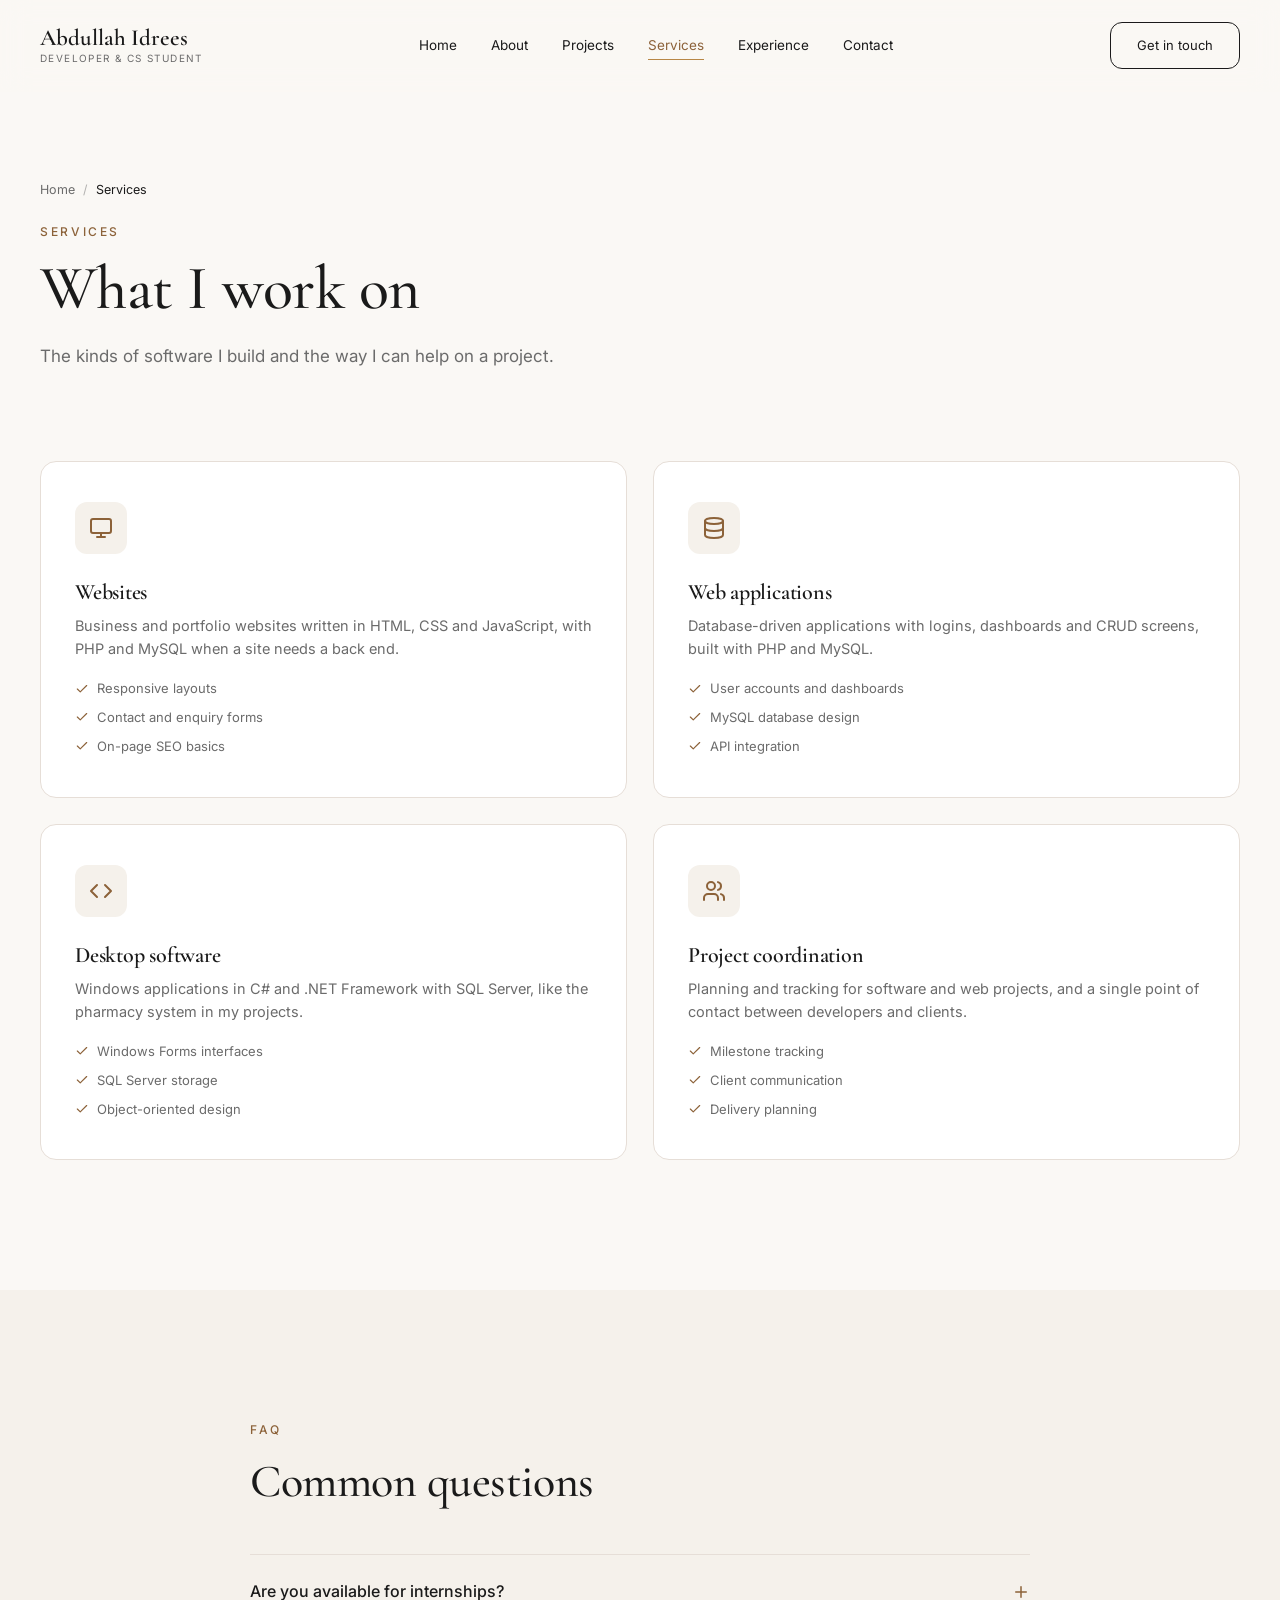
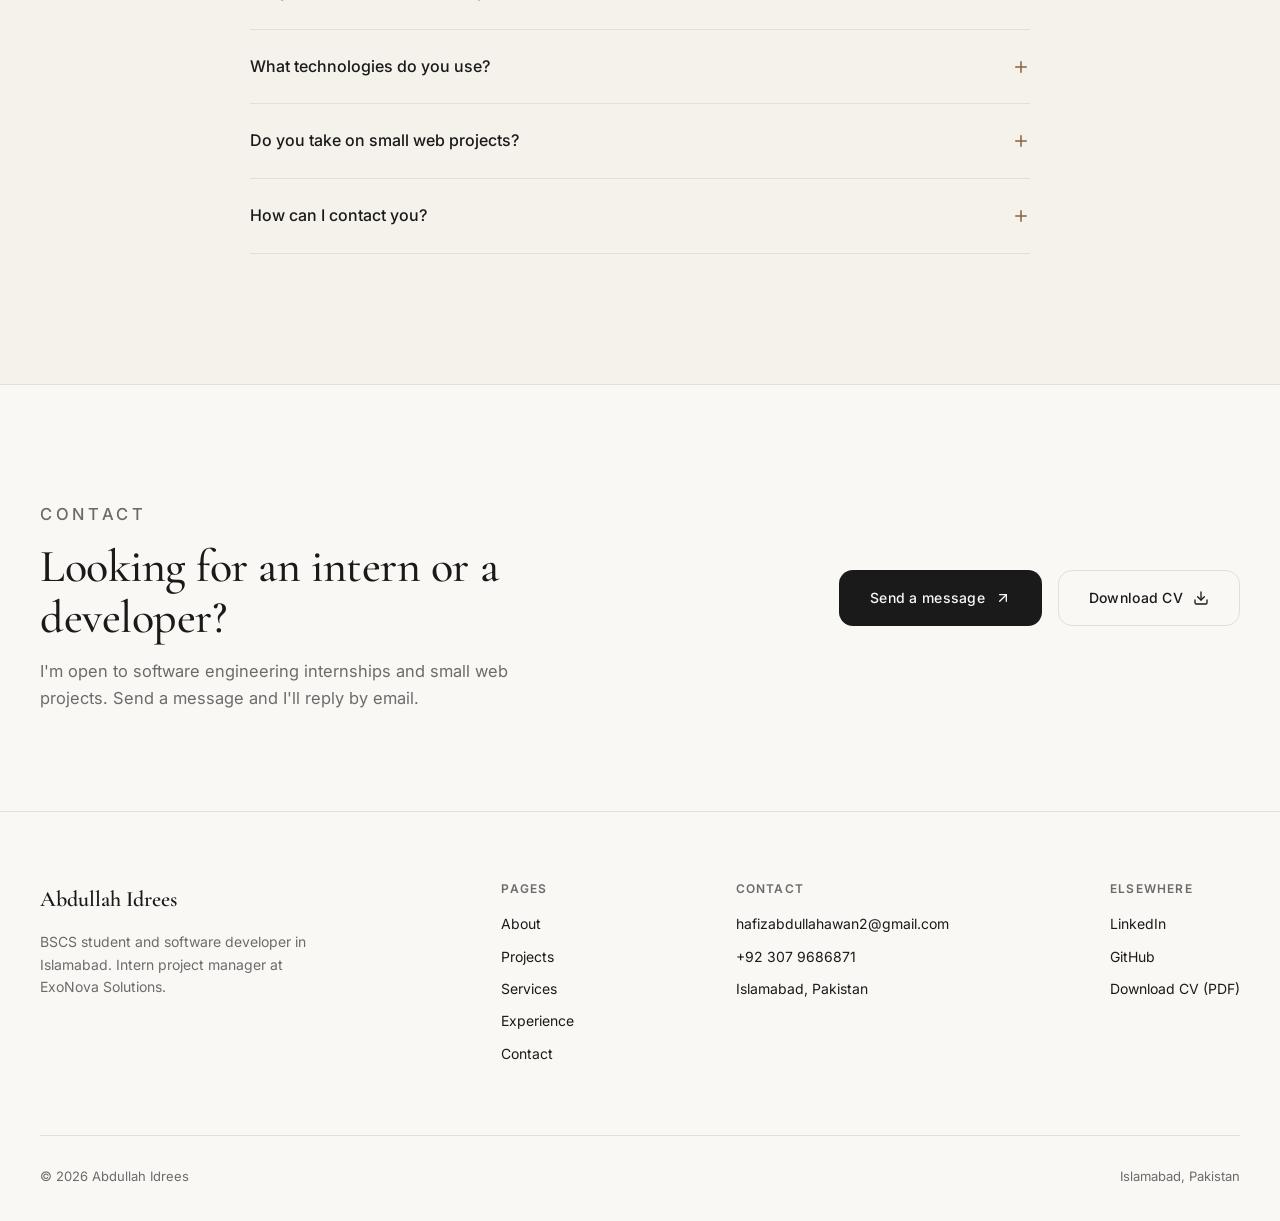
<file: services.html>
<!DOCTYPE html>
<html lang="en">
<head>
<meta charset="utf-8">
<meta name="viewport" content="width=device-width, initial-scale=1">
<title>Services | Abdullah Idrees, Web &amp; Desktop Developer</title>
<meta name="description" content="Websites, PHP and MySQL web applications, C# and .NET desktop software, and project coordination from Abdullah Idrees in Islamabad.">
<meta name="author" content="Abdullah Idrees">
<meta name="robots" content="index, follow, max-image-preview:large, max-snippet:-1">
<meta name="theme-color" content="#FAF8F5">
<link rel="canonical" href="https://www.abdullahidrees.com/services.html">
<meta property="og:type" content="website">
<meta property="og:site_name" content="Abdullah Idrees">
<meta property="og:locale" content="en_US">
<meta property="og:title" content="Services | Abdullah Idrees, Web &amp; Desktop Developer">
<meta property="og:description" content="Websites, PHP and MySQL web applications, C# and .NET desktop software, and project coordination from Abdullah Idrees in Islamabad.">
<meta property="og:url" content="https://www.abdullahidrees.com/services.html">
<meta property="og:image" content="https://www.abdullahidrees.com/assets/og-image.jpg">
<meta property="og:image:alt" content="Abdullah Idrees, software developer and computer science student in Islamabad">
<meta name="twitter:card" content="summary_large_image">
<meta name="twitter:title" content="Services | Abdullah Idrees, Web &amp; Desktop Developer">
<meta name="twitter:description" content="Websites, PHP and MySQL web applications, C# and .NET desktop software, and project coordination from Abdullah Idrees in Islamabad.">
<meta name="twitter:image" content="https://www.abdullahidrees.com/assets/og-image.jpg">
<script type="application/ld+json">{"@context":"https://schema.org","@type":"WebPage","name":"Services | Abdullah Idrees, Web & Desktop Developer","url":"https://www.abdullahidrees.com/services.html","description":"Websites, PHP and MySQL web applications, C# and .NET desktop software, and project coordination from Abdullah Idrees in Islamabad.","isPartOf":{"@id":"https://www.abdullahidrees.com/#website"},"about":{"@id":"https://www.abdullahidrees.com/#person"}}</script><script type="application/ld+json">{"@context":"https://schema.org","@type":"BreadcrumbList","itemListElement":[{"@type":"ListItem","position":1,"name":"Home","item":"https://www.abdullahidrees.com/"},{"@type":"ListItem","position":2,"name":"Services","item":"https://www.abdullahidrees.com/services.html"}]}</script><script type="application/ld+json">{"@context":"https://schema.org","@type":"FAQPage","mainEntity":[{"@type":"Question","name":"Are you available for internships?","acceptedAnswer":{"@type":"Answer","text":"Yes. I am looking for a software engineering internship, and I am free to start discussing one now. Email me or use the contact form."}},{"@type":"Question","name":"What technologies do you use?","acceptedAnswer":{"@type":"Answer","text":"C#, .NET Framework, ASP.NET and SQL Server for desktop and Windows applications. HTML, CSS, JavaScript, PHP and MySQL for the web. I also use C, C++ and Python for coursework and problem solving."}},{"@type":"Question","name":"Do you take on small web projects?","acceptedAnswer":{"@type":"Answer","text":"I can take on small websites and web applications alongside my studies. Send the details through the contact form and I will tell you honestly whether it is a good fit."}},{"@type":"Question","name":"How can I contact you?","acceptedAnswer":{"@type":"Answer","text":"Email hafizabdullahawan2@gmail.com, message me on WhatsApp at +92 307 9686871, or use the contact form."}}]}</script>
<link rel="icon" href="assets/favicon/favicon.ico" sizes="48x48">
<link rel="icon" type="image/png" sizes="32x32" href="assets/favicon/favicon-32x32.png">
<link rel="icon" type="image/png" sizes="16x16" href="assets/favicon/favicon-16x16.png">
<link rel="apple-touch-icon" href="assets/favicon/apple-touch-icon.png">
<link rel="manifest" href="assets/favicon/site.webmanifest">
<link rel="preconnect" href="https://fonts.googleapis.com">
<link rel="preconnect" href="https://fonts.gstatic.com" crossorigin>
<link rel="preload" as="style" href="https://fonts.googleapis.com/css2?family=Cormorant+Garamond:wght@500;600&family=Inter:wght@400;500;600&display=swap" onload="this.rel='stylesheet'">
<noscript><link rel="stylesheet" href="https://fonts.googleapis.com/css2?family=Cormorant+Garamond:wght@500;600&family=Inter:wght@400;500;600&display=swap"></noscript>
<link rel="stylesheet" href="css/styles.css?v=2">
<script>document.documentElement.classList.add('js')</script>
</head>
<body>
<svg width="0" height="0" style="position:absolute" aria-hidden="true" focusable="false"><defs><symbol id="i-arrow" viewBox="0 0 24 24"><g fill="none" stroke="currentColor" stroke-width="2" stroke-linecap="round" stroke-linejoin="round"><path d="M7 7h10v10"/><path d="M7 17 17 7"/></g></symbol><symbol id="i-download" viewBox="0 0 24 24"><g fill="none" stroke="currentColor" stroke-width="2" stroke-linecap="round" stroke-linejoin="round"><path d="M21 15v4a2 2 0 0 1-2 2H5a2 2 0 0 1-2-2v-4"/><path d="m7 10 5 5 5-5"/><path d="M12 15V3"/></g></symbol><symbol id="i-mail" viewBox="0 0 24 24"><g fill="none" stroke="currentColor" stroke-width="2" stroke-linecap="round" stroke-linejoin="round"><rect x="2" y="4" width="20" height="16" rx="2"/><path d="m22 7-8.97 5.7a1.94 1.94 0 0 1-2.06 0L2 7"/></g></symbol><symbol id="i-phone" viewBox="0 0 24 24"><g fill="none" stroke="currentColor" stroke-width="2" stroke-linecap="round" stroke-linejoin="round"><path d="M22 16.92v3a2 2 0 0 1-2.18 2 19.79 19.79 0 0 1-8.63-3.07 19.5 19.5 0 0 1-6-6 19.79 19.79 0 0 1-3.07-8.67A2 2 0 0 1 4.11 2h3a2 2 0 0 1 2 1.72c.13.96.36 1.9.7 2.81a2 2 0 0 1-.45 2.11L8.09 9.91a16 16 0 0 0 6 6l1.27-1.27a2 2 0 0 1 2.11-.45c.91.34 1.85.57 2.81.7A2 2 0 0 1 22 16.92z"/></g></symbol><symbol id="i-pin" viewBox="0 0 24 24"><g fill="none" stroke="currentColor" stroke-width="2" stroke-linecap="round" stroke-linejoin="round"><path d="M20 10c0 6-8 12-8 12s-8-6-8-12a8 8 0 0 1 16 0Z"/><circle cx="12" cy="10" r="3"/></g></symbol><symbol id="i-menu" viewBox="0 0 24 24"><g fill="none" stroke="currentColor" stroke-width="2" stroke-linecap="round" stroke-linejoin="round"><path d="M4 6h16M4 12h16M4 18h16"/></g></symbol><symbol id="i-close" viewBox="0 0 24 24"><g fill="none" stroke="currentColor" stroke-width="2" stroke-linecap="round" stroke-linejoin="round"><path d="M18 6 6 18M6 6l12 12"/></g></symbol><symbol id="i-send" viewBox="0 0 24 24"><g fill="none" stroke="currentColor" stroke-width="2" stroke-linecap="round" stroke-linejoin="round"><path d="m22 2-7 20-4-9-9-4Z"/><path d="M22 2 11 13"/></g></symbol><symbol id="i-check" viewBox="0 0 24 24"><g fill="none" stroke="currentColor" stroke-width="2" stroke-linecap="round" stroke-linejoin="round"><path d="M20 6 9 17l-5-5"/></g></symbol><symbol id="i-plus" viewBox="0 0 24 24"><g fill="none" stroke="currentColor" stroke-width="2" stroke-linecap="round" stroke-linejoin="round"><path d="M12 5v14M5 12h14"/></g></symbol><symbol id="i-code" viewBox="0 0 24 24"><g fill="none" stroke="currentColor" stroke-width="2" stroke-linecap="round" stroke-linejoin="round"><path d="m16 18 6-6-6-6"/><path d="m8 6-6 6 6 6"/></g></symbol><symbol id="i-monitor" viewBox="0 0 24 24"><g fill="none" stroke="currentColor" stroke-width="2" stroke-linecap="round" stroke-linejoin="round"><rect x="2" y="3" width="20" height="14" rx="2"/><path d="M8 21h8M12 17v4"/></g></symbol><symbol id="i-database" viewBox="0 0 24 24"><g fill="none" stroke="currentColor" stroke-width="2" stroke-linecap="round" stroke-linejoin="round"><ellipse cx="12" cy="5" rx="9" ry="3"/><path d="M3 5v14a9 3 0 0 0 18 0V5"/><path d="M3 12a9 3 0 0 0 18 0"/></g></symbol><symbol id="i-users" viewBox="0 0 24 24"><g fill="none" stroke="currentColor" stroke-width="2" stroke-linecap="round" stroke-linejoin="round"><path d="M16 21v-2a4 4 0 0 0-4-4H6a4 4 0 0 0-4 4v2"/><circle cx="9" cy="7" r="4"/><path d="M22 21v-2a4 4 0 0 0-3-3.87"/><path d="M16 3.13a4 4 0 0 1 0 7.75"/></g></symbol><symbol id="i-linkedin" viewBox="0 0 448 512"><path fill="currentColor" d="M416 32L31.9 32C14.3 32 0 46.5 0 64.3L0 447.7C0 465.5 14.3 480 31.9 480L416 480c17.6 0 32-14.5 32-32.3l0-383.4C448 46.5 433.6 32 416 32zM135.4 416l-66.4 0 0-213.8 66.5 0 0 213.8-.1 0zM102.2 96a38.5 38.5 0 1 1 0 77 38.5 38.5 0 1 1 0-77zM384.3 416l-66.4 0 0-104c0-24.8-.5-56.7-34.5-56.7-34.6 0-39.9 27-39.9 54.9l0 105.8-66.4 0 0-213.8 63.7 0 0 29.2 .9 0c8.9-16.8 30.6-34.5 62.9-34.5 67.2 0 79.7 44.3 79.7 101.9l0 117.2z"/></symbol><symbol id="i-github" viewBox="0 0 24 24"><path fill="currentColor" d="M12 .297c-6.63 0-12 5.373-12 12 0 5.303 3.438 9.8 8.205 11.385.6.113.82-.258.82-.577 0-.285-.01-1.04-.015-2.04-3.338.724-4.042-1.61-4.042-1.61C4.422 18.07 3.633 17.7 3.633 17.7c-1.087-.744.084-.729.084-.729 1.205.084 1.838 1.236 1.838 1.236 1.07 1.835 2.809 1.305 3.495.998.108-.776.417-1.305.76-1.605-2.665-.3-5.466-1.332-5.466-5.93 0-1.31.465-2.38 1.235-3.22-.135-.303-.54-1.523.105-3.176 0 0 1.005-.322 3.3 1.23.96-.267 1.98-.399 3-.405 1.02.006 2.04.138 3 .405 2.28-1.552 3.285-1.23 3.285-1.23.645 1.653.24 2.873.12 3.176.765.84 1.23 1.91 1.23 3.22 0 4.61-2.805 5.625-5.475 5.92.42.36.81 1.096.81 2.22 0 1.606-.015 2.896-.015 3.286 0 .315.21.69.825.57C20.565 22.092 24 17.592 24 12.297c0-6.627-5.373-12-12-12"/></symbol><symbol id="i-facebook" viewBox="0 0 24 24"><path fill="currentColor" d="M9.101 23.691v-7.98H6.627v-3.667h2.474v-1.58c0-4.085 1.848-5.978 5.858-5.978.401 0 .955.042 1.468.103a8.68 8.68 0 0 1 1.141.195v3.325a8.623 8.623 0 0 0-.653-.036 26.805 26.805 0 0 0-.733-.009c-.707 0-1.259.096-1.675.309a1.686 1.686 0 0 0-.679.622c-.258.42-.374.995-.374 1.752v1.297h3.919l-.386 2.103-.287 1.564h-3.246v8.245C19.396 23.238 24 18.179 24 12.044c0-6.627-5.373-12-12-12s-12 5.373-12 12c0 5.628 3.874 10.35 9.101 11.647Z"/></symbol><symbol id="i-whatsapp" viewBox="0 0 24 24"><path fill="currentColor" d="M17.472 14.382c-.297-.149-1.758-.867-2.03-.967-.273-.099-.471-.148-.67.15-.197.297-.767.966-.94 1.164-.173.199-.347.223-.644.075-.297-.15-1.255-.463-2.39-1.475-.883-.788-1.48-1.761-1.653-2.059-.173-.297-.018-.458.13-.606.134-.133.298-.347.446-.52.149-.174.198-.298.298-.497.099-.198.05-.371-.025-.52-.075-.149-.669-1.612-.916-2.207-.242-.579-.487-.5-.669-.51-.173-.008-.371-.01-.57-.01-.198 0-.52.074-.792.372-.272.297-1.04 1.016-1.04 2.479 0 1.462 1.065 2.875 1.213 3.074.149.198 2.096 3.2 5.077 4.487.709.306 1.262.489 1.694.625.712.227 1.36.195 1.871.118.571-.085 1.758-.719 2.006-1.413.248-.694.248-1.289.173-1.413-.074-.124-.272-.198-.57-.347m-5.421 7.403h-.004a9.87 9.87 0 01-5.031-1.378l-.361-.214-3.741.982.998-3.648-.235-.374a9.86 9.86 0 01-1.51-5.26c.001-5.45 4.436-9.884 9.888-9.884 2.64 0 5.122 1.03 6.988 2.898a9.825 9.825 0 012.893 6.994c-.003 5.45-4.437 9.884-9.885 9.884m8.413-18.297A11.815 11.815 0 0012.05 0C5.495 0 .16 5.335.157 11.892c0 2.096.547 4.142 1.588 5.945L.057 24l6.305-1.654a11.882 11.882 0 005.683 1.448h.005c6.554 0 11.89-5.335 11.893-11.893a11.821 11.821 0 00-3.48-8.413Z"/></symbol></defs></svg>
<a class="skip-link" href="#main">Skip to content</a>
<header id="siteHeader">
  <div class="nav">
    <a href="index.html" class="logo" aria-label="Abdullah Idrees, home">
      <span class="name">Abdullah Idrees</span>
      <span class="role">Developer &amp; CS student</span>
    </a>
    <nav class="nav-links" id="primaryNav" aria-label="Primary"><a href="index.html">Home</a><a href="about.html">About</a><a href="projects.html">Projects</a><a href="services.html" aria-current="page">Services</a><a href="experience.html">Experience</a><a href="contact.html">Contact</a></nav>
    <div class="nav-right">
      <a href="contact.html" class="cta-nav">Get in touch</a>
      <button class="menu-btn" id="menuBtn" type="button" aria-label="Open menu" aria-expanded="false" aria-controls="primaryNav"><svg class="ic i-open" width="22" height="22" aria-hidden="true" focusable="false"><use href="#i-menu"/></svg><svg class="ic i-close" width="22" height="22" aria-hidden="true" focusable="false"><use href="#i-close"/></svg></button>
    </div>
  </div>
</header>
<main id="main">
<section class="page-hero"><div class="wrap">
<nav class="breadcrumb" aria-label="Breadcrumb"><a href="index.html">Home</a><span class="sep">/</span><span class="current">Services</span></nav>
<p class="eyebrow">Services</p><h1>What I work on</h1><p class="lead">The kinds of software I build and the way I can help on a project.</p></div></section>
<section class="pt0"><div class="wrap"><div class="services-grid"><div class="service-card"><div class="service-icon"><svg class="ic " width="24" height="24" aria-hidden="true" focusable="false"><use href="#i-monitor"/></svg></div><h3>Websites</h3><p>Business and portfolio websites written in HTML, CSS and JavaScript, with PHP and MySQL when a site needs a back end.</p><ul class="service-list"><li><svg class="ic " width="14" height="14" aria-hidden="true" focusable="false"><use href="#i-check"/></svg>Responsive layouts</li><li><svg class="ic " width="14" height="14" aria-hidden="true" focusable="false"><use href="#i-check"/></svg>Contact and enquiry forms</li><li><svg class="ic " width="14" height="14" aria-hidden="true" focusable="false"><use href="#i-check"/></svg>On-page SEO basics</li></ul></div><div class="service-card"><div class="service-icon"><svg class="ic " width="24" height="24" aria-hidden="true" focusable="false"><use href="#i-database"/></svg></div><h3>Web applications</h3><p>Database-driven applications with logins, dashboards and CRUD screens, built with PHP and MySQL.</p><ul class="service-list"><li><svg class="ic " width="14" height="14" aria-hidden="true" focusable="false"><use href="#i-check"/></svg>User accounts and dashboards</li><li><svg class="ic " width="14" height="14" aria-hidden="true" focusable="false"><use href="#i-check"/></svg>MySQL database design</li><li><svg class="ic " width="14" height="14" aria-hidden="true" focusable="false"><use href="#i-check"/></svg>API integration</li></ul></div><div class="service-card"><div class="service-icon"><svg class="ic " width="24" height="24" aria-hidden="true" focusable="false"><use href="#i-code"/></svg></div><h3>Desktop software</h3><p>Windows applications in C# and .NET Framework with SQL Server, like the pharmacy system in my projects.</p><ul class="service-list"><li><svg class="ic " width="14" height="14" aria-hidden="true" focusable="false"><use href="#i-check"/></svg>Windows Forms interfaces</li><li><svg class="ic " width="14" height="14" aria-hidden="true" focusable="false"><use href="#i-check"/></svg>SQL Server storage</li><li><svg class="ic " width="14" height="14" aria-hidden="true" focusable="false"><use href="#i-check"/></svg>Object-oriented design</li></ul></div><div class="service-card"><div class="service-icon"><svg class="ic " width="24" height="24" aria-hidden="true" focusable="false"><use href="#i-users"/></svg></div><h3>Project coordination</h3><p>Planning and tracking for software and web projects, and a single point of contact between developers and clients.</p><ul class="service-list"><li><svg class="ic " width="14" height="14" aria-hidden="true" focusable="false"><use href="#i-check"/></svg>Milestone tracking</li><li><svg class="ic " width="14" height="14" aria-hidden="true" focusable="false"><use href="#i-check"/></svg>Client communication</li><li><svg class="ic " width="14" height="14" aria-hidden="true" focusable="false"><use href="#i-check"/></svg>Delivery planning</li></ul></div></div></div></section>
<section class="bg-secondary"><div class="wrap narrow"><div class="section-head"><p class="eyebrow">FAQ</p><h2>Common questions</h2></div><div class="faq-list"><details class="faq-item"><summary>Are you available for internships?<svg class="ic " width="18" height="18" aria-hidden="true" focusable="false"><use href="#i-plus"/></svg></summary><p>Yes. I am looking for a software engineering internship, and I am free to start discussing one now. Email me or use the contact form.</p></details><details class="faq-item"><summary>What technologies do you use?<svg class="ic " width="18" height="18" aria-hidden="true" focusable="false"><use href="#i-plus"/></svg></summary><p>C#, .NET Framework, ASP.NET and SQL Server for desktop and Windows applications. HTML, CSS, JavaScript, PHP and MySQL for the web. I also use C, C++ and Python for coursework and problem solving.</p></details><details class="faq-item"><summary>Do you take on small web projects?<svg class="ic " width="18" height="18" aria-hidden="true" focusable="false"><use href="#i-plus"/></svg></summary><p>I can take on small websites and web applications alongside my studies. Send the details through the contact form and I will tell you honestly whether it is a good fit.</p></details><details class="faq-item"><summary>How can I contact you?<svg class="ic " width="18" height="18" aria-hidden="true" focusable="false"><use href="#i-plus"/></svg></summary><p>Email hafizabdullahawan2@gmail.com, message me on WhatsApp at +92 307 9686871, or use the contact form.</p></details></div></div></section>
<section class="contact-cta"><div class="wrap cta-inner">
<div><p class="eyebrow">Contact</p><h2>Looking for an intern or a developer?</h2>
<p>I'm open to software engineering internships and small web projects. Send a message and I'll reply by email.</p></div>
<div class="hero-actions"><a href="contact.html" class="btn btn-primary">Send a message <svg class="ic " width="16" height="16" aria-hidden="true" focusable="false"><use href="#i-arrow"/></svg></a><a href="assets/CV_Hafiz_M_Abdullah.pdf" class="btn btn-outline" download>Download CV <svg class="ic " width="16" height="16" aria-hidden="true" focusable="false"><use href="#i-download"/></svg></a></div>
</div></section>
</main>
<footer>
  <div class="wrap">
    <div class="footer-top">
      <div class="footer-col footer-about">
        <span class="name">Abdullah Idrees</span>
        <p>BSCS student and software developer in Islamabad. Intern project manager at ExoNova Solutions.</p>
      </div>
      <div class="footer-col">
        <h2>Pages</h2>
        <ul><li><a href="about.html">About</a></li><li><a href="projects.html">Projects</a></li><li><a href="services.html">Services</a></li><li><a href="experience.html">Experience</a></li><li><a href="contact.html">Contact</a></li></ul>
      </div>
      <div class="footer-col">
        <h2>Contact</h2>
        <ul>
          <li><a href="mailto:hafizabdullahawan2@gmail.com">hafizabdullahawan2@gmail.com</a></li>
          <li><a href="tel:+923079686871">+92 307 9686871</a></li>
          <li>Islamabad, Pakistan</li>
        </ul>
      </div>
      <div class="footer-col">
        <h2>Elsewhere</h2>
        <ul>
          <li><a href="https://www.linkedin.com/in/hafiz-muhammad-abdullah-idrees-b617a0389" target="_blank" rel="me noopener noreferrer">LinkedIn</a></li>
          <li><a href="https://github.com/hafizabdullahawan" target="_blank" rel="me noopener noreferrer">GitHub</a></li>
          <li><a href="assets/CV_Hafiz_M_Abdullah.pdf" download>Download CV (PDF)</a></li>
        </ul>
      </div>
    </div>
    <div class="footer-bottom">
      <span>© 2026 Abdullah Idrees</span>
      <span>Islamabad, Pakistan</span>
    </div>
  </div>
</footer>
<script src="js/script.js?v=2" defer></script>
</body>
</html>
</file>
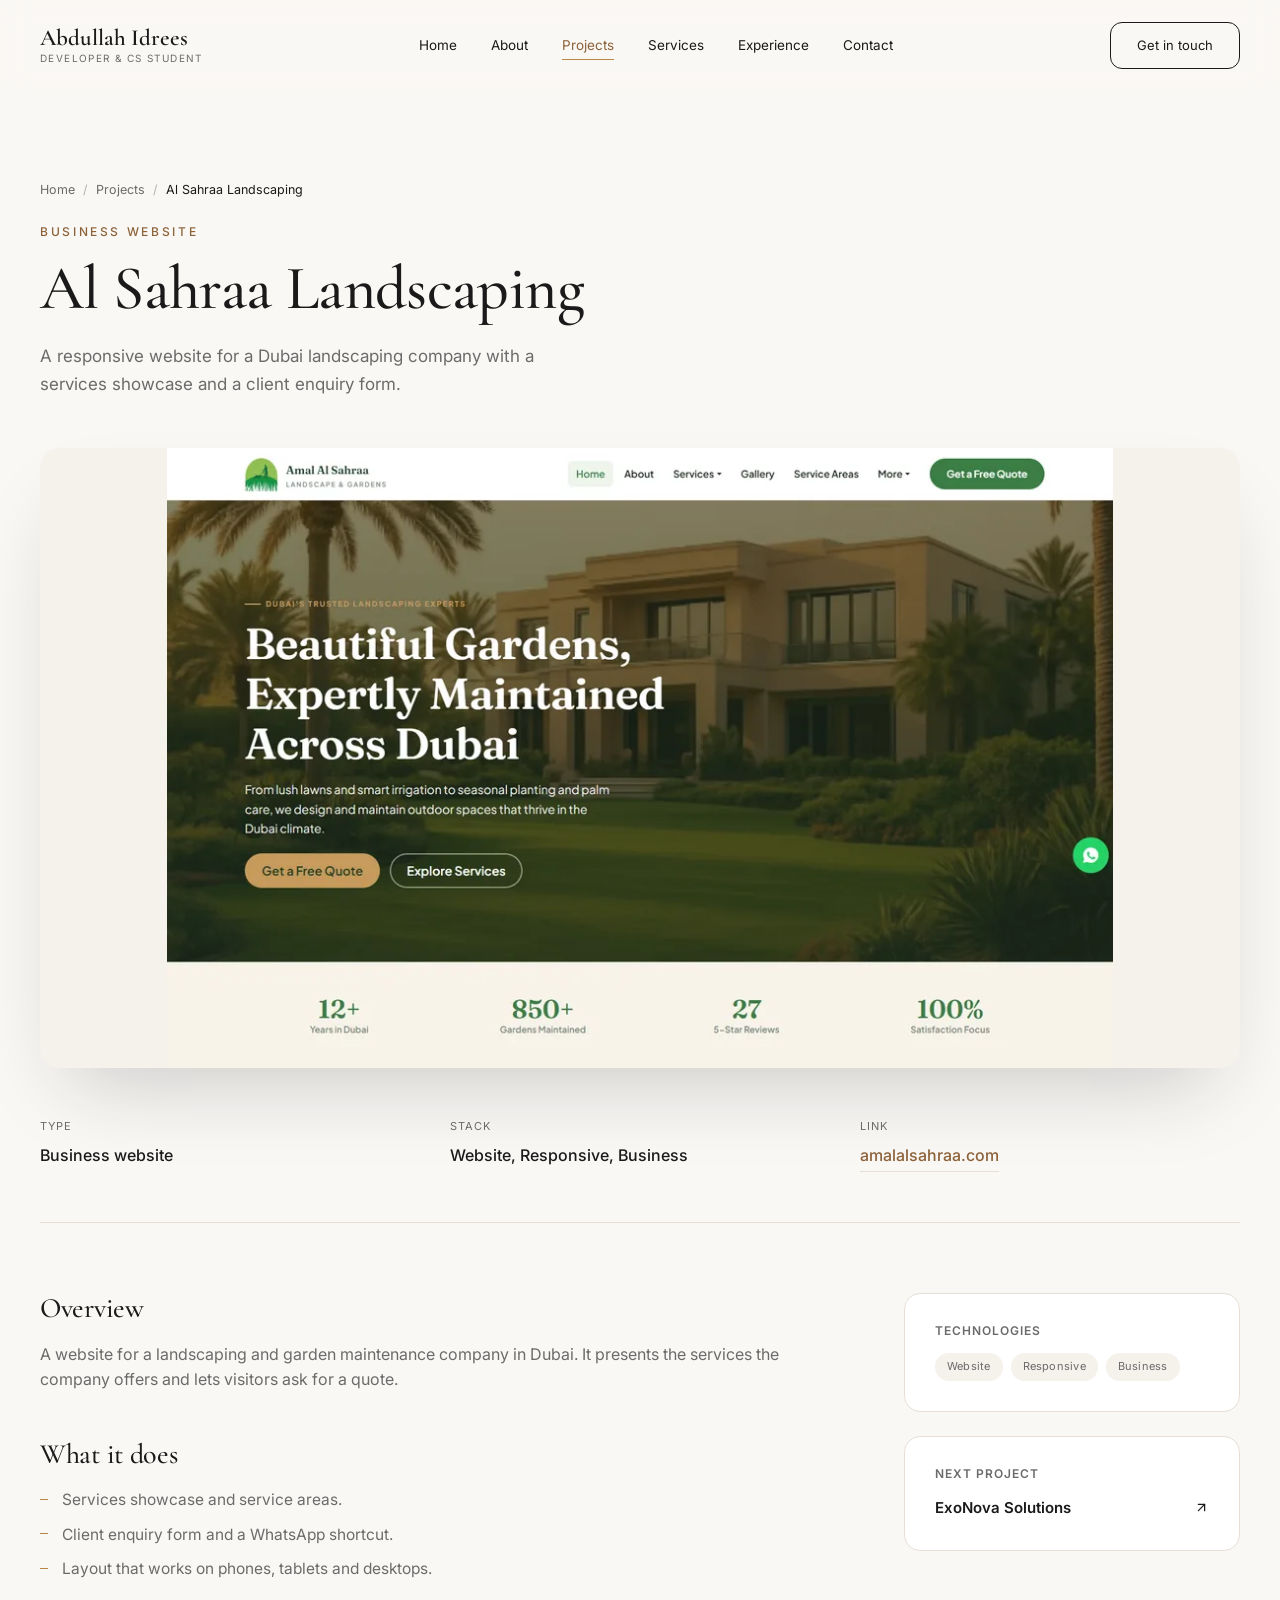
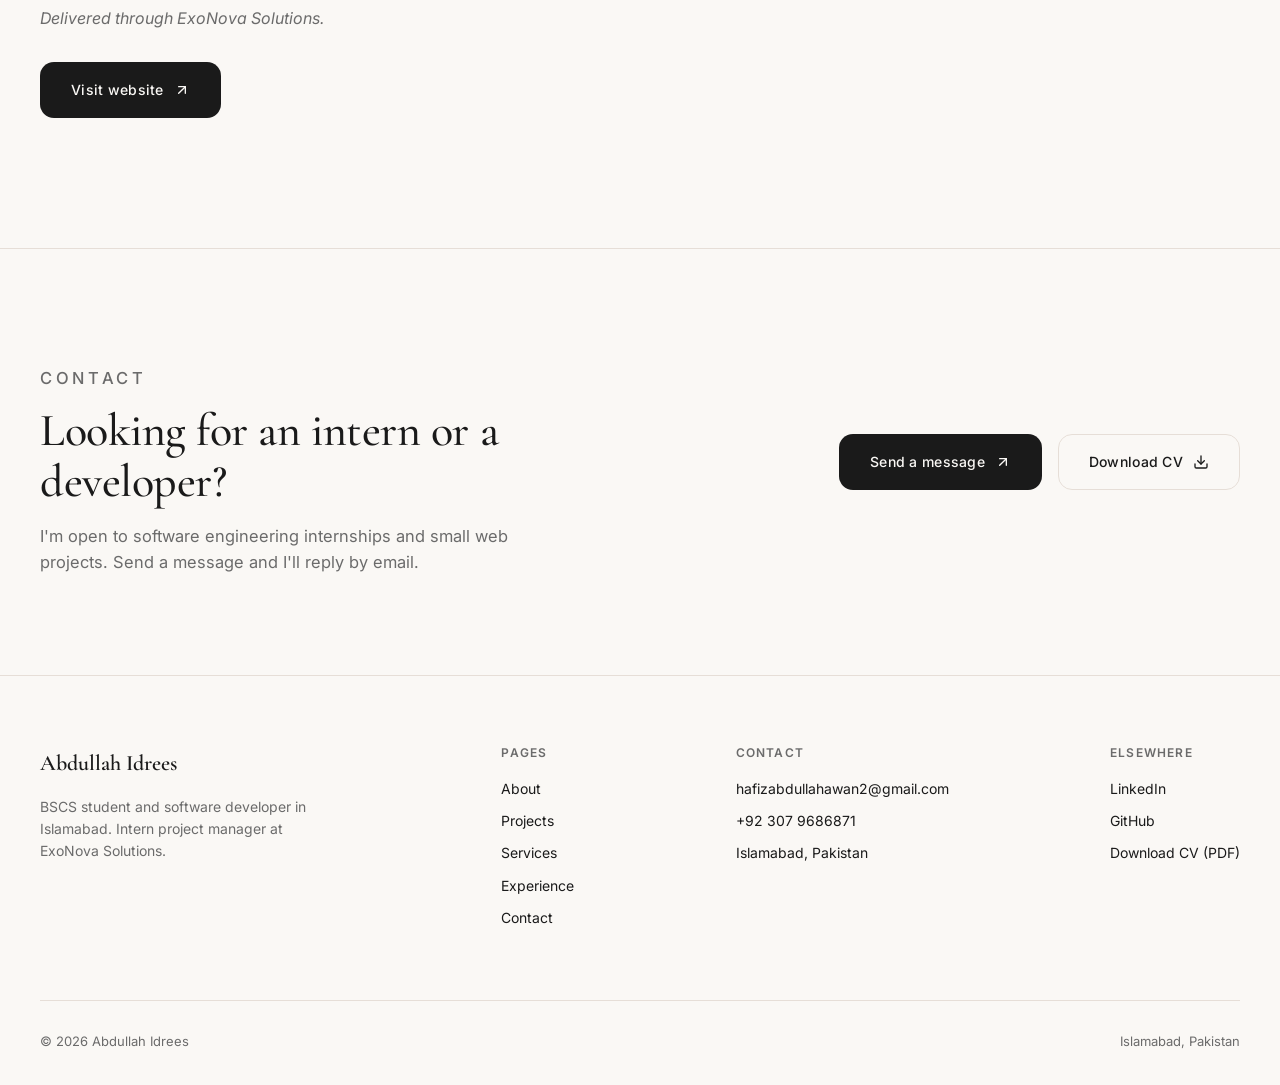
<file: projects/al-sahraa-landscaping.html>
<!DOCTYPE html>
<html lang="en">
<head>
<meta charset="utf-8">
<meta name="viewport" content="width=device-width, initial-scale=1">
<title>Al Sahraa Landscaping | Project by Abdullah Idrees</title>
<meta name="description" content="A responsive website for a Dubai landscaping company with a services showcase and a client enquiry form.">
<meta name="author" content="Abdullah Idrees">
<meta name="robots" content="index, follow, max-image-preview:large, max-snippet:-1">
<meta name="theme-color" content="#FAF8F5">
<link rel="canonical" href="https://www.abdullahidrees.com/projects/al-sahraa-landscaping.html">
<meta property="og:type" content="website">
<meta property="og:site_name" content="Abdullah Idrees">
<meta property="og:locale" content="en_US">
<meta property="og:title" content="Al Sahraa Landscaping | Project by Abdullah Idrees">
<meta property="og:description" content="A responsive website for a Dubai landscaping company with a services showcase and a client enquiry form.">
<meta property="og:url" content="https://www.abdullahidrees.com/projects/al-sahraa-landscaping.html">
<meta property="og:image" content="https://www.abdullahidrees.com/assets/projects/al-sahraa-landscaping.webp">
<meta property="og:image:alt" content="Abdullah Idrees, software developer and computer science student in Islamabad">
<meta name="twitter:card" content="summary_large_image">
<meta name="twitter:title" content="Al Sahraa Landscaping | Project by Abdullah Idrees">
<meta name="twitter:description" content="A responsive website for a Dubai landscaping company with a services showcase and a client enquiry form.">
<meta name="twitter:image" content="https://www.abdullahidrees.com/assets/projects/al-sahraa-landscaping.webp">
<script type="application/ld+json">{"@context":"https://schema.org","@type":"WebPage","name":"Al Sahraa Landscaping | Project by Abdullah Idrees","url":"https://www.abdullahidrees.com/projects/al-sahraa-landscaping.html","description":"A responsive website for a Dubai landscaping company with a services showcase and a client enquiry form.","isPartOf":{"@id":"https://www.abdullahidrees.com/#website"},"about":{"@id":"https://www.abdullahidrees.com/#person"}}</script><script type="application/ld+json">{"@context":"https://schema.org","@type":"BreadcrumbList","itemListElement":[{"@type":"ListItem","position":1,"name":"Home","item":"https://www.abdullahidrees.com/"},{"@type":"ListItem","position":2,"name":"Projects","item":"https://www.abdullahidrees.com/projects.html"},{"@type":"ListItem","position":3,"name":"Al Sahraa Landscaping","item":"https://www.abdullahidrees.com/projects/al-sahraa-landscaping.html"}]}</script><script type="application/ld+json">{"@context":"https://schema.org","@type":"CreativeWork","name":"Al Sahraa Landscaping","description":"A responsive website for a Dubai landscaping company with a services showcase and a client enquiry form.","image":"https://www.abdullahidrees.com/assets/projects/al-sahraa-landscaping.webp","creator":{"@id":"https://www.abdullahidrees.com/#person"},"keywords":"Website, Responsive, Business","url":"https://www.abdullahidrees.com/projects/al-sahraa-landscaping.html","sameAs":"https://amalalsahraa.com"}</script>
<link rel="icon" href="../assets/favicon/favicon.ico" sizes="48x48">
<link rel="icon" type="image/png" sizes="32x32" href="../assets/favicon/favicon-32x32.png">
<link rel="icon" type="image/png" sizes="16x16" href="../assets/favicon/favicon-16x16.png">
<link rel="apple-touch-icon" href="../assets/favicon/apple-touch-icon.png">
<link rel="manifest" href="../assets/favicon/site.webmanifest">
<link rel="preconnect" href="https://fonts.googleapis.com">
<link rel="preconnect" href="https://fonts.gstatic.com" crossorigin>
<link rel="preload" as="style" href="https://fonts.googleapis.com/css2?family=Cormorant+Garamond:wght@500;600&family=Inter:wght@400;500;600&display=swap" onload="this.rel='stylesheet'">
<noscript><link rel="stylesheet" href="https://fonts.googleapis.com/css2?family=Cormorant+Garamond:wght@500;600&family=Inter:wght@400;500;600&display=swap"></noscript>
<link rel="stylesheet" href="../css/styles.css?v=2">
<script>document.documentElement.classList.add('js')</script>
</head>
<body>
<svg width="0" height="0" style="position:absolute" aria-hidden="true" focusable="false"><defs><symbol id="i-arrow" viewBox="0 0 24 24"><g fill="none" stroke="currentColor" stroke-width="2" stroke-linecap="round" stroke-linejoin="round"><path d="M7 7h10v10"/><path d="M7 17 17 7"/></g></symbol><symbol id="i-download" viewBox="0 0 24 24"><g fill="none" stroke="currentColor" stroke-width="2" stroke-linecap="round" stroke-linejoin="round"><path d="M21 15v4a2 2 0 0 1-2 2H5a2 2 0 0 1-2-2v-4"/><path d="m7 10 5 5 5-5"/><path d="M12 15V3"/></g></symbol><symbol id="i-mail" viewBox="0 0 24 24"><g fill="none" stroke="currentColor" stroke-width="2" stroke-linecap="round" stroke-linejoin="round"><rect x="2" y="4" width="20" height="16" rx="2"/><path d="m22 7-8.97 5.7a1.94 1.94 0 0 1-2.06 0L2 7"/></g></symbol><symbol id="i-phone" viewBox="0 0 24 24"><g fill="none" stroke="currentColor" stroke-width="2" stroke-linecap="round" stroke-linejoin="round"><path d="M22 16.92v3a2 2 0 0 1-2.18 2 19.79 19.79 0 0 1-8.63-3.07 19.5 19.5 0 0 1-6-6 19.79 19.79 0 0 1-3.07-8.67A2 2 0 0 1 4.11 2h3a2 2 0 0 1 2 1.72c.13.96.36 1.9.7 2.81a2 2 0 0 1-.45 2.11L8.09 9.91a16 16 0 0 0 6 6l1.27-1.27a2 2 0 0 1 2.11-.45c.91.34 1.85.57 2.81.7A2 2 0 0 1 22 16.92z"/></g></symbol><symbol id="i-pin" viewBox="0 0 24 24"><g fill="none" stroke="currentColor" stroke-width="2" stroke-linecap="round" stroke-linejoin="round"><path d="M20 10c0 6-8 12-8 12s-8-6-8-12a8 8 0 0 1 16 0Z"/><circle cx="12" cy="10" r="3"/></g></symbol><symbol id="i-menu" viewBox="0 0 24 24"><g fill="none" stroke="currentColor" stroke-width="2" stroke-linecap="round" stroke-linejoin="round"><path d="M4 6h16M4 12h16M4 18h16"/></g></symbol><symbol id="i-close" viewBox="0 0 24 24"><g fill="none" stroke="currentColor" stroke-width="2" stroke-linecap="round" stroke-linejoin="round"><path d="M18 6 6 18M6 6l12 12"/></g></symbol><symbol id="i-send" viewBox="0 0 24 24"><g fill="none" stroke="currentColor" stroke-width="2" stroke-linecap="round" stroke-linejoin="round"><path d="m22 2-7 20-4-9-9-4Z"/><path d="M22 2 11 13"/></g></symbol><symbol id="i-check" viewBox="0 0 24 24"><g fill="none" stroke="currentColor" stroke-width="2" stroke-linecap="round" stroke-linejoin="round"><path d="M20 6 9 17l-5-5"/></g></symbol><symbol id="i-plus" viewBox="0 0 24 24"><g fill="none" stroke="currentColor" stroke-width="2" stroke-linecap="round" stroke-linejoin="round"><path d="M12 5v14M5 12h14"/></g></symbol><symbol id="i-code" viewBox="0 0 24 24"><g fill="none" stroke="currentColor" stroke-width="2" stroke-linecap="round" stroke-linejoin="round"><path d="m16 18 6-6-6-6"/><path d="m8 6-6 6 6 6"/></g></symbol><symbol id="i-monitor" viewBox="0 0 24 24"><g fill="none" stroke="currentColor" stroke-width="2" stroke-linecap="round" stroke-linejoin="round"><rect x="2" y="3" width="20" height="14" rx="2"/><path d="M8 21h8M12 17v4"/></g></symbol><symbol id="i-database" viewBox="0 0 24 24"><g fill="none" stroke="currentColor" stroke-width="2" stroke-linecap="round" stroke-linejoin="round"><ellipse cx="12" cy="5" rx="9" ry="3"/><path d="M3 5v14a9 3 0 0 0 18 0V5"/><path d="M3 12a9 3 0 0 0 18 0"/></g></symbol><symbol id="i-users" viewBox="0 0 24 24"><g fill="none" stroke="currentColor" stroke-width="2" stroke-linecap="round" stroke-linejoin="round"><path d="M16 21v-2a4 4 0 0 0-4-4H6a4 4 0 0 0-4 4v2"/><circle cx="9" cy="7" r="4"/><path d="M22 21v-2a4 4 0 0 0-3-3.87"/><path d="M16 3.13a4 4 0 0 1 0 7.75"/></g></symbol><symbol id="i-linkedin" viewBox="0 0 448 512"><path fill="currentColor" d="M416 32L31.9 32C14.3 32 0 46.5 0 64.3L0 447.7C0 465.5 14.3 480 31.9 480L416 480c17.6 0 32-14.5 32-32.3l0-383.4C448 46.5 433.6 32 416 32zM135.4 416l-66.4 0 0-213.8 66.5 0 0 213.8-.1 0zM102.2 96a38.5 38.5 0 1 1 0 77 38.5 38.5 0 1 1 0-77zM384.3 416l-66.4 0 0-104c0-24.8-.5-56.7-34.5-56.7-34.6 0-39.9 27-39.9 54.9l0 105.8-66.4 0 0-213.8 63.7 0 0 29.2 .9 0c8.9-16.8 30.6-34.5 62.9-34.5 67.2 0 79.7 44.3 79.7 101.9l0 117.2z"/></symbol><symbol id="i-github" viewBox="0 0 24 24"><path fill="currentColor" d="M12 .297c-6.63 0-12 5.373-12 12 0 5.303 3.438 9.8 8.205 11.385.6.113.82-.258.82-.577 0-.285-.01-1.04-.015-2.04-3.338.724-4.042-1.61-4.042-1.61C4.422 18.07 3.633 17.7 3.633 17.7c-1.087-.744.084-.729.084-.729 1.205.084 1.838 1.236 1.838 1.236 1.07 1.835 2.809 1.305 3.495.998.108-.776.417-1.305.76-1.605-2.665-.3-5.466-1.332-5.466-5.93 0-1.31.465-2.38 1.235-3.22-.135-.303-.54-1.523.105-3.176 0 0 1.005-.322 3.3 1.23.96-.267 1.98-.399 3-.405 1.02.006 2.04.138 3 .405 2.28-1.552 3.285-1.23 3.285-1.23.645 1.653.24 2.873.12 3.176.765.84 1.23 1.91 1.23 3.22 0 4.61-2.805 5.625-5.475 5.92.42.36.81 1.096.81 2.22 0 1.606-.015 2.896-.015 3.286 0 .315.21.69.825.57C20.565 22.092 24 17.592 24 12.297c0-6.627-5.373-12-12-12"/></symbol><symbol id="i-facebook" viewBox="0 0 24 24"><path fill="currentColor" d="M9.101 23.691v-7.98H6.627v-3.667h2.474v-1.58c0-4.085 1.848-5.978 5.858-5.978.401 0 .955.042 1.468.103a8.68 8.68 0 0 1 1.141.195v3.325a8.623 8.623 0 0 0-.653-.036 26.805 26.805 0 0 0-.733-.009c-.707 0-1.259.096-1.675.309a1.686 1.686 0 0 0-.679.622c-.258.42-.374.995-.374 1.752v1.297h3.919l-.386 2.103-.287 1.564h-3.246v8.245C19.396 23.238 24 18.179 24 12.044c0-6.627-5.373-12-12-12s-12 5.373-12 12c0 5.628 3.874 10.35 9.101 11.647Z"/></symbol><symbol id="i-whatsapp" viewBox="0 0 24 24"><path fill="currentColor" d="M17.472 14.382c-.297-.149-1.758-.867-2.03-.967-.273-.099-.471-.148-.67.15-.197.297-.767.966-.94 1.164-.173.199-.347.223-.644.075-.297-.15-1.255-.463-2.39-1.475-.883-.788-1.48-1.761-1.653-2.059-.173-.297-.018-.458.13-.606.134-.133.298-.347.446-.52.149-.174.198-.298.298-.497.099-.198.05-.371-.025-.52-.075-.149-.669-1.612-.916-2.207-.242-.579-.487-.5-.669-.51-.173-.008-.371-.01-.57-.01-.198 0-.52.074-.792.372-.272.297-1.04 1.016-1.04 2.479 0 1.462 1.065 2.875 1.213 3.074.149.198 2.096 3.2 5.077 4.487.709.306 1.262.489 1.694.625.712.227 1.36.195 1.871.118.571-.085 1.758-.719 2.006-1.413.248-.694.248-1.289.173-1.413-.074-.124-.272-.198-.57-.347m-5.421 7.403h-.004a9.87 9.87 0 01-5.031-1.378l-.361-.214-3.741.982.998-3.648-.235-.374a9.86 9.86 0 01-1.51-5.26c.001-5.45 4.436-9.884 9.888-9.884 2.64 0 5.122 1.03 6.988 2.898a9.825 9.825 0 012.893 6.994c-.003 5.45-4.437 9.884-9.885 9.884m8.413-18.297A11.815 11.815 0 0012.05 0C5.495 0 .16 5.335.157 11.892c0 2.096.547 4.142 1.588 5.945L.057 24l6.305-1.654a11.882 11.882 0 005.683 1.448h.005c6.554 0 11.89-5.335 11.893-11.893a11.821 11.821 0 00-3.48-8.413Z"/></symbol></defs></svg>
<a class="skip-link" href="#main">Skip to content</a>
<header id="siteHeader">
  <div class="nav">
    <a href="../index.html" class="logo" aria-label="Abdullah Idrees, home">
      <span class="name">Abdullah Idrees</span>
      <span class="role">Developer &amp; CS student</span>
    </a>
    <nav class="nav-links" id="primaryNav" aria-label="Primary"><a href="../index.html">Home</a><a href="../about.html">About</a><a href="../projects.html" aria-current="page">Projects</a><a href="../services.html">Services</a><a href="../experience.html">Experience</a><a href="../contact.html">Contact</a></nav>
    <div class="nav-right">
      <a href="../contact.html" class="cta-nav">Get in touch</a>
      <button class="menu-btn" id="menuBtn" type="button" aria-label="Open menu" aria-expanded="false" aria-controls="primaryNav"><svg class="ic i-open" width="22" height="22" aria-hidden="true" focusable="false"><use href="#i-menu"/></svg><svg class="ic i-close" width="22" height="22" aria-hidden="true" focusable="false"><use href="#i-close"/></svg></button>
    </div>
  </div>
</header>
<main id="main">
<section class="page-hero pb0"><div class="wrap">
<nav class="breadcrumb" aria-label="Breadcrumb"><a href="../index.html">Home</a><span class="sep">/</span><a href="../projects.html">Projects</a><span class="sep">/</span><span class="current">Al Sahraa Landscaping</span></nav>
<p class="eyebrow">Business website</p><h1>Al Sahraa Landscaping</h1><p class="lead">A responsive website for a Dubai landscaping company with a services showcase and a client enquiry form.</p>
<div class="project-hero-img"><img src="../assets/projects/al-sahraa-landscaping.webp" alt="Al Sahraa Landscaping homepage" width="960" height="629" decoding="async" fetchpriority="high"></div>
</div></section>
<section class="pt0"><div class="wrap">
<div class="project-meta-grid"><div><div class="m-label">Type</div><div class="m-value">Business website</div></div><div><div class="m-label">Stack</div><div class="m-value">Website, Responsive, Business</div></div><div><div class="m-label">Link</div><div class="m-value"><a class="text-link" href="https://amalalsahraa.com" target="_blank" rel="noopener noreferrer">amalalsahraa.com</a></div></div></div>
<div class="article-grid"><div class="article-body">
<h2>Overview</h2><p>A website for a landscaping and garden maintenance company in Dubai. It presents the services the company offers and lets visitors ask for a quote.</p>
<h2>What it does</h2><ul class="bullets"><li>Services showcase and service areas.</li><li>Client enquiry form and a WhatsApp shortcut.</li><li>Layout that works on phones, tablets and desktops.</li></ul><p class="proj-note">Delivered through ExoNova Solutions.</p>
<div class="hero-actions"><a class="btn btn-primary" href="https://amalalsahraa.com" target="_blank" rel="noopener noreferrer">Visit website <svg class="ic " width="16" height="16" aria-hidden="true" focusable="false"><use href="#i-arrow"/></svg></a></div>
</div>
<aside class="article-side">
<div class="side-box"><h2>Technologies</h2><ul class="badges"><li class="badge">Website</li><li class="badge">Responsive</li><li class="badge">Business</li></ul></div>
<div class="side-box"><h2>Next project</h2><a class="next-link" href="../projects/exonova-solutions-website.html">ExoNova Solutions <svg class="ic " width="15" height="15" aria-hidden="true" focusable="false"><use href="#i-arrow"/></svg></a></div>
</aside></div></div></section>
<section class="contact-cta"><div class="wrap cta-inner">
<div><p class="eyebrow">Contact</p><h2>Looking for an intern or a developer?</h2>
<p>I'm open to software engineering internships and small web projects. Send a message and I'll reply by email.</p></div>
<div class="hero-actions"><a href="../contact.html" class="btn btn-primary">Send a message <svg class="ic " width="16" height="16" aria-hidden="true" focusable="false"><use href="#i-arrow"/></svg></a><a href="../assets/CV_Hafiz_M_Abdullah.pdf" class="btn btn-outline" download>Download CV <svg class="ic " width="16" height="16" aria-hidden="true" focusable="false"><use href="#i-download"/></svg></a></div>
</div></section>
</main>
<footer>
  <div class="wrap">
    <div class="footer-top">
      <div class="footer-col footer-about">
        <span class="name">Abdullah Idrees</span>
        <p>BSCS student and software developer in Islamabad. Intern project manager at ExoNova Solutions.</p>
      </div>
      <div class="footer-col">
        <h2>Pages</h2>
        <ul><li><a href="../about.html">About</a></li><li><a href="../projects.html">Projects</a></li><li><a href="../services.html">Services</a></li><li><a href="../experience.html">Experience</a></li><li><a href="../contact.html">Contact</a></li></ul>
      </div>
      <div class="footer-col">
        <h2>Contact</h2>
        <ul>
          <li><a href="mailto:hafizabdullahawan2@gmail.com">hafizabdullahawan2@gmail.com</a></li>
          <li><a href="tel:+923079686871">+92 307 9686871</a></li>
          <li>Islamabad, Pakistan</li>
        </ul>
      </div>
      <div class="footer-col">
        <h2>Elsewhere</h2>
        <ul>
          <li><a href="https://www.linkedin.com/in/hafiz-muhammad-abdullah-idrees-b617a0389" target="_blank" rel="me noopener noreferrer">LinkedIn</a></li>
          <li><a href="https://github.com/hafizabdullahawan" target="_blank" rel="me noopener noreferrer">GitHub</a></li>
          <li><a href="../assets/CV_Hafiz_M_Abdullah.pdf" download>Download CV (PDF)</a></li>
        </ul>
      </div>
    </div>
    <div class="footer-bottom">
      <span>© 2026 Abdullah Idrees</span>
      <span>Islamabad, Pakistan</span>
    </div>
  </div>
</footer>
<script src="../js/script.js?v=2" defer></script>
</body>
</html>
</file>
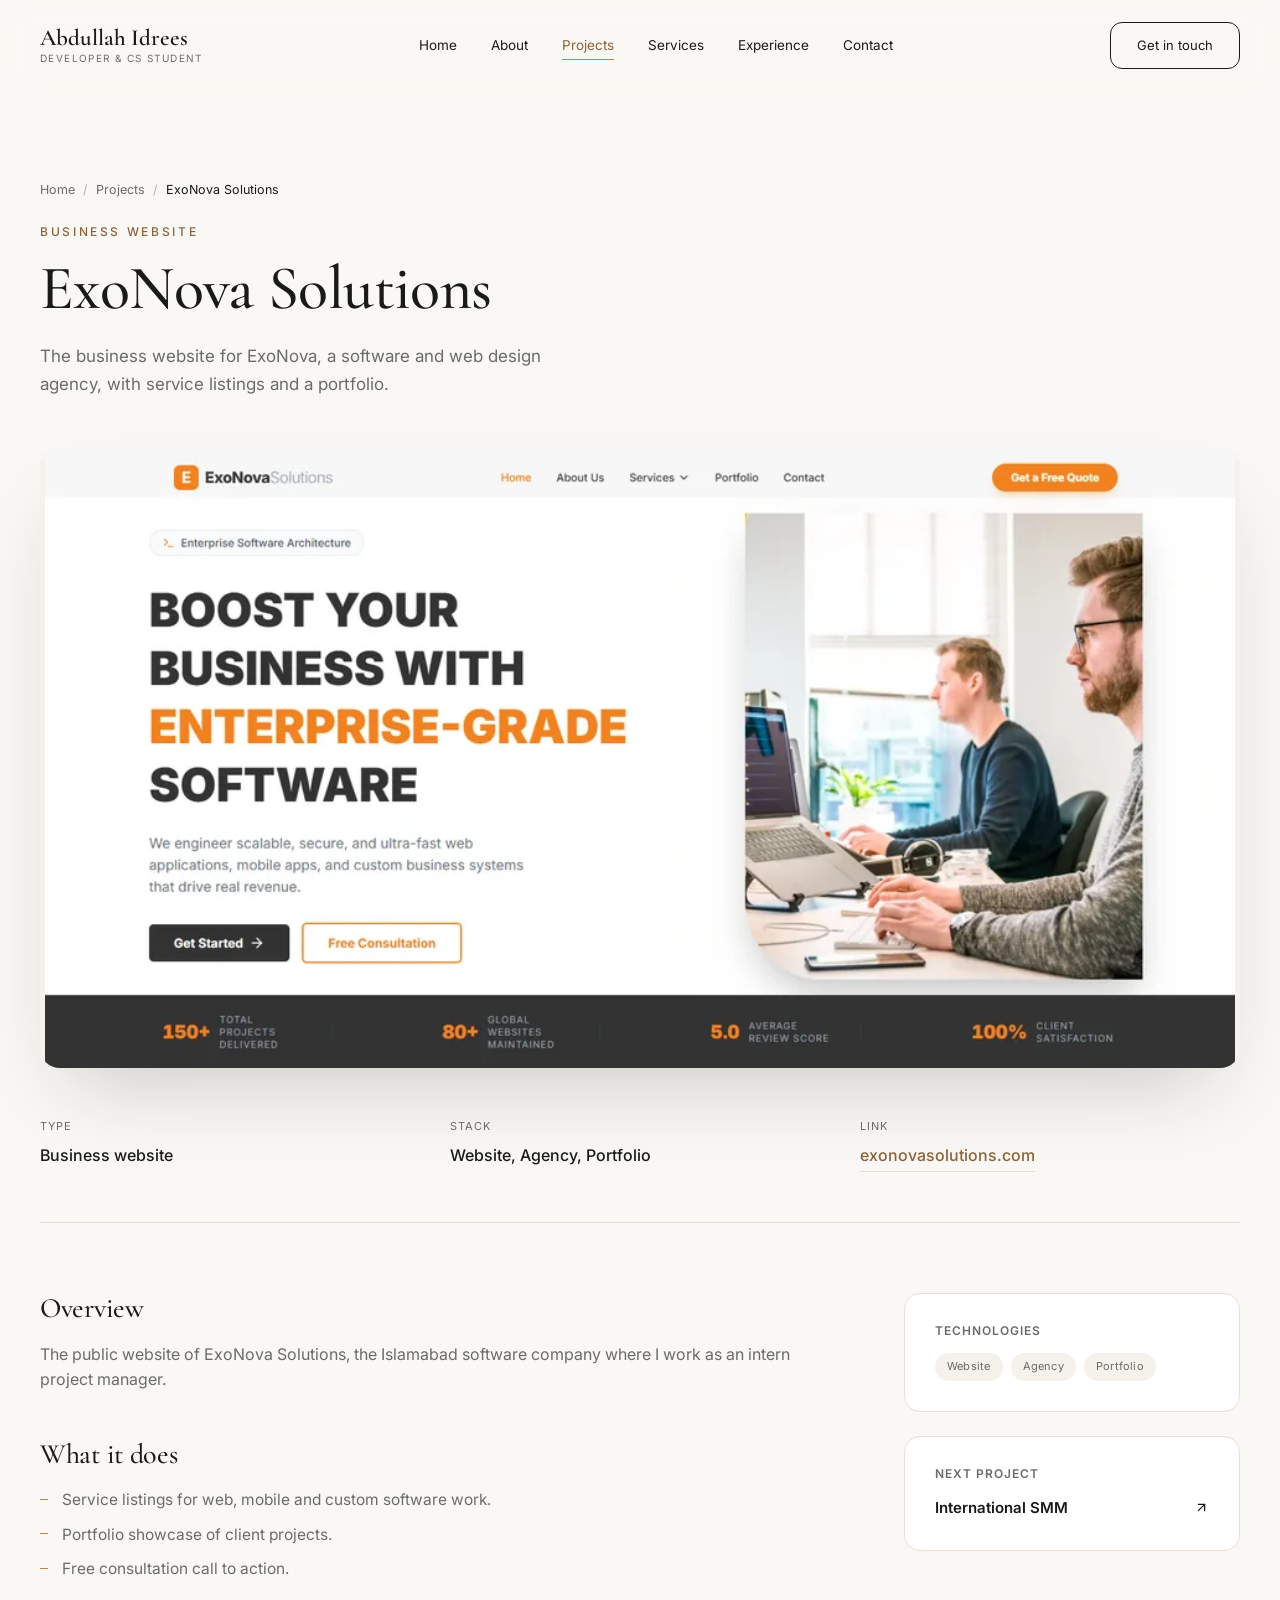
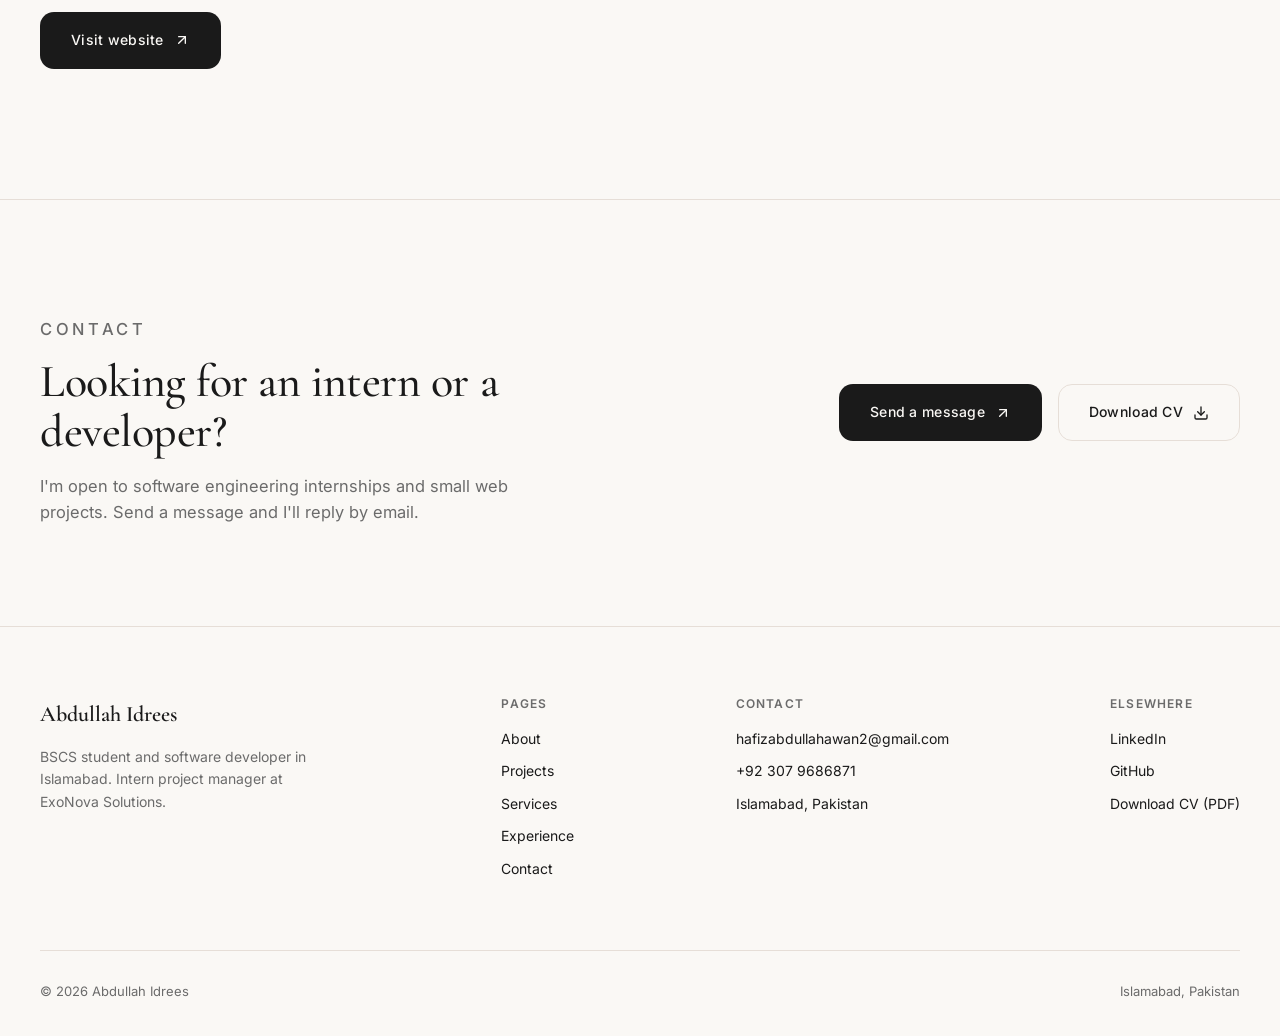
<file: projects/exonova-solutions-website.html>
<!DOCTYPE html>
<html lang="en">
<head>
<meta charset="utf-8">
<meta name="viewport" content="width=device-width, initial-scale=1">
<title>ExoNova Solutions | Project by Abdullah Idrees</title>
<meta name="description" content="The business website for ExoNova, a software and web design agency, with service listings and a portfolio.">
<meta name="author" content="Abdullah Idrees">
<meta name="robots" content="index, follow, max-image-preview:large, max-snippet:-1">
<meta name="theme-color" content="#FAF8F5">
<link rel="canonical" href="https://www.abdullahidrees.com/projects/exonova-solutions-website.html">
<meta property="og:type" content="website">
<meta property="og:site_name" content="Abdullah Idrees">
<meta property="og:locale" content="en_US">
<meta property="og:title" content="ExoNova Solutions | Project by Abdullah Idrees">
<meta property="og:description" content="The business website for ExoNova, a software and web design agency, with service listings and a portfolio.">
<meta property="og:url" content="https://www.abdullahidrees.com/projects/exonova-solutions-website.html">
<meta property="og:image" content="https://www.abdullahidrees.com/assets/projects/exonova-solutions.webp">
<meta property="og:image:alt" content="Abdullah Idrees, software developer and computer science student in Islamabad">
<meta name="twitter:card" content="summary_large_image">
<meta name="twitter:title" content="ExoNova Solutions | Project by Abdullah Idrees">
<meta name="twitter:description" content="The business website for ExoNova, a software and web design agency, with service listings and a portfolio.">
<meta name="twitter:image" content="https://www.abdullahidrees.com/assets/projects/exonova-solutions.webp">
<script type="application/ld+json">{"@context":"https://schema.org","@type":"WebPage","name":"ExoNova Solutions | Project by Abdullah Idrees","url":"https://www.abdullahidrees.com/projects/exonova-solutions-website.html","description":"The business website for ExoNova, a software and web design agency, with service listings and a portfolio.","isPartOf":{"@id":"https://www.abdullahidrees.com/#website"},"about":{"@id":"https://www.abdullahidrees.com/#person"}}</script><script type="application/ld+json">{"@context":"https://schema.org","@type":"BreadcrumbList","itemListElement":[{"@type":"ListItem","position":1,"name":"Home","item":"https://www.abdullahidrees.com/"},{"@type":"ListItem","position":2,"name":"Projects","item":"https://www.abdullahidrees.com/projects.html"},{"@type":"ListItem","position":3,"name":"ExoNova Solutions","item":"https://www.abdullahidrees.com/projects/exonova-solutions-website.html"}]}</script><script type="application/ld+json">{"@context":"https://schema.org","@type":"CreativeWork","name":"ExoNova Solutions","description":"The business website for ExoNova, a software and web design agency, with service listings and a portfolio.","image":"https://www.abdullahidrees.com/assets/projects/exonova-solutions.webp","creator":{"@id":"https://www.abdullahidrees.com/#person"},"keywords":"Website, Agency, Portfolio","url":"https://www.abdullahidrees.com/projects/exonova-solutions-website.html","sameAs":"https://exonovasolutions.com"}</script>
<link rel="icon" href="../assets/favicon/favicon.ico" sizes="48x48">
<link rel="icon" type="image/png" sizes="32x32" href="../assets/favicon/favicon-32x32.png">
<link rel="icon" type="image/png" sizes="16x16" href="../assets/favicon/favicon-16x16.png">
<link rel="apple-touch-icon" href="../assets/favicon/apple-touch-icon.png">
<link rel="manifest" href="../assets/favicon/site.webmanifest">
<link rel="preconnect" href="https://fonts.googleapis.com">
<link rel="preconnect" href="https://fonts.gstatic.com" crossorigin>
<link rel="preload" as="style" href="https://fonts.googleapis.com/css2?family=Cormorant+Garamond:wght@500;600&family=Inter:wght@400;500;600&display=swap" onload="this.rel='stylesheet'">
<noscript><link rel="stylesheet" href="https://fonts.googleapis.com/css2?family=Cormorant+Garamond:wght@500;600&family=Inter:wght@400;500;600&display=swap"></noscript>
<link rel="stylesheet" href="../css/styles.css?v=2">
<script>document.documentElement.classList.add('js')</script>
</head>
<body>
<svg width="0" height="0" style="position:absolute" aria-hidden="true" focusable="false"><defs><symbol id="i-arrow" viewBox="0 0 24 24"><g fill="none" stroke="currentColor" stroke-width="2" stroke-linecap="round" stroke-linejoin="round"><path d="M7 7h10v10"/><path d="M7 17 17 7"/></g></symbol><symbol id="i-download" viewBox="0 0 24 24"><g fill="none" stroke="currentColor" stroke-width="2" stroke-linecap="round" stroke-linejoin="round"><path d="M21 15v4a2 2 0 0 1-2 2H5a2 2 0 0 1-2-2v-4"/><path d="m7 10 5 5 5-5"/><path d="M12 15V3"/></g></symbol><symbol id="i-mail" viewBox="0 0 24 24"><g fill="none" stroke="currentColor" stroke-width="2" stroke-linecap="round" stroke-linejoin="round"><rect x="2" y="4" width="20" height="16" rx="2"/><path d="m22 7-8.97 5.7a1.94 1.94 0 0 1-2.06 0L2 7"/></g></symbol><symbol id="i-phone" viewBox="0 0 24 24"><g fill="none" stroke="currentColor" stroke-width="2" stroke-linecap="round" stroke-linejoin="round"><path d="M22 16.92v3a2 2 0 0 1-2.18 2 19.79 19.79 0 0 1-8.63-3.07 19.5 19.5 0 0 1-6-6 19.79 19.79 0 0 1-3.07-8.67A2 2 0 0 1 4.11 2h3a2 2 0 0 1 2 1.72c.13.96.36 1.9.7 2.81a2 2 0 0 1-.45 2.11L8.09 9.91a16 16 0 0 0 6 6l1.27-1.27a2 2 0 0 1 2.11-.45c.91.34 1.85.57 2.81.7A2 2 0 0 1 22 16.92z"/></g></symbol><symbol id="i-pin" viewBox="0 0 24 24"><g fill="none" stroke="currentColor" stroke-width="2" stroke-linecap="round" stroke-linejoin="round"><path d="M20 10c0 6-8 12-8 12s-8-6-8-12a8 8 0 0 1 16 0Z"/><circle cx="12" cy="10" r="3"/></g></symbol><symbol id="i-menu" viewBox="0 0 24 24"><g fill="none" stroke="currentColor" stroke-width="2" stroke-linecap="round" stroke-linejoin="round"><path d="M4 6h16M4 12h16M4 18h16"/></g></symbol><symbol id="i-close" viewBox="0 0 24 24"><g fill="none" stroke="currentColor" stroke-width="2" stroke-linecap="round" stroke-linejoin="round"><path d="M18 6 6 18M6 6l12 12"/></g></symbol><symbol id="i-send" viewBox="0 0 24 24"><g fill="none" stroke="currentColor" stroke-width="2" stroke-linecap="round" stroke-linejoin="round"><path d="m22 2-7 20-4-9-9-4Z"/><path d="M22 2 11 13"/></g></symbol><symbol id="i-check" viewBox="0 0 24 24"><g fill="none" stroke="currentColor" stroke-width="2" stroke-linecap="round" stroke-linejoin="round"><path d="M20 6 9 17l-5-5"/></g></symbol><symbol id="i-plus" viewBox="0 0 24 24"><g fill="none" stroke="currentColor" stroke-width="2" stroke-linecap="round" stroke-linejoin="round"><path d="M12 5v14M5 12h14"/></g></symbol><symbol id="i-code" viewBox="0 0 24 24"><g fill="none" stroke="currentColor" stroke-width="2" stroke-linecap="round" stroke-linejoin="round"><path d="m16 18 6-6-6-6"/><path d="m8 6-6 6 6 6"/></g></symbol><symbol id="i-monitor" viewBox="0 0 24 24"><g fill="none" stroke="currentColor" stroke-width="2" stroke-linecap="round" stroke-linejoin="round"><rect x="2" y="3" width="20" height="14" rx="2"/><path d="M8 21h8M12 17v4"/></g></symbol><symbol id="i-database" viewBox="0 0 24 24"><g fill="none" stroke="currentColor" stroke-width="2" stroke-linecap="round" stroke-linejoin="round"><ellipse cx="12" cy="5" rx="9" ry="3"/><path d="M3 5v14a9 3 0 0 0 18 0V5"/><path d="M3 12a9 3 0 0 0 18 0"/></g></symbol><symbol id="i-users" viewBox="0 0 24 24"><g fill="none" stroke="currentColor" stroke-width="2" stroke-linecap="round" stroke-linejoin="round"><path d="M16 21v-2a4 4 0 0 0-4-4H6a4 4 0 0 0-4 4v2"/><circle cx="9" cy="7" r="4"/><path d="M22 21v-2a4 4 0 0 0-3-3.87"/><path d="M16 3.13a4 4 0 0 1 0 7.75"/></g></symbol><symbol id="i-linkedin" viewBox="0 0 448 512"><path fill="currentColor" d="M416 32L31.9 32C14.3 32 0 46.5 0 64.3L0 447.7C0 465.5 14.3 480 31.9 480L416 480c17.6 0 32-14.5 32-32.3l0-383.4C448 46.5 433.6 32 416 32zM135.4 416l-66.4 0 0-213.8 66.5 0 0 213.8-.1 0zM102.2 96a38.5 38.5 0 1 1 0 77 38.5 38.5 0 1 1 0-77zM384.3 416l-66.4 0 0-104c0-24.8-.5-56.7-34.5-56.7-34.6 0-39.9 27-39.9 54.9l0 105.8-66.4 0 0-213.8 63.7 0 0 29.2 .9 0c8.9-16.8 30.6-34.5 62.9-34.5 67.2 0 79.7 44.3 79.7 101.9l0 117.2z"/></symbol><symbol id="i-github" viewBox="0 0 24 24"><path fill="currentColor" d="M12 .297c-6.63 0-12 5.373-12 12 0 5.303 3.438 9.8 8.205 11.385.6.113.82-.258.82-.577 0-.285-.01-1.04-.015-2.04-3.338.724-4.042-1.61-4.042-1.61C4.422 18.07 3.633 17.7 3.633 17.7c-1.087-.744.084-.729.084-.729 1.205.084 1.838 1.236 1.838 1.236 1.07 1.835 2.809 1.305 3.495.998.108-.776.417-1.305.76-1.605-2.665-.3-5.466-1.332-5.466-5.93 0-1.31.465-2.38 1.235-3.22-.135-.303-.54-1.523.105-3.176 0 0 1.005-.322 3.3 1.23.96-.267 1.98-.399 3-.405 1.02.006 2.04.138 3 .405 2.28-1.552 3.285-1.23 3.285-1.23.645 1.653.24 2.873.12 3.176.765.84 1.23 1.91 1.23 3.22 0 4.61-2.805 5.625-5.475 5.92.42.36.81 1.096.81 2.22 0 1.606-.015 2.896-.015 3.286 0 .315.21.69.825.57C20.565 22.092 24 17.592 24 12.297c0-6.627-5.373-12-12-12"/></symbol><symbol id="i-facebook" viewBox="0 0 24 24"><path fill="currentColor" d="M9.101 23.691v-7.98H6.627v-3.667h2.474v-1.58c0-4.085 1.848-5.978 5.858-5.978.401 0 .955.042 1.468.103a8.68 8.68 0 0 1 1.141.195v3.325a8.623 8.623 0 0 0-.653-.036 26.805 26.805 0 0 0-.733-.009c-.707 0-1.259.096-1.675.309a1.686 1.686 0 0 0-.679.622c-.258.42-.374.995-.374 1.752v1.297h3.919l-.386 2.103-.287 1.564h-3.246v8.245C19.396 23.238 24 18.179 24 12.044c0-6.627-5.373-12-12-12s-12 5.373-12 12c0 5.628 3.874 10.35 9.101 11.647Z"/></symbol><symbol id="i-whatsapp" viewBox="0 0 24 24"><path fill="currentColor" d="M17.472 14.382c-.297-.149-1.758-.867-2.03-.967-.273-.099-.471-.148-.67.15-.197.297-.767.966-.94 1.164-.173.199-.347.223-.644.075-.297-.15-1.255-.463-2.39-1.475-.883-.788-1.48-1.761-1.653-2.059-.173-.297-.018-.458.13-.606.134-.133.298-.347.446-.52.149-.174.198-.298.298-.497.099-.198.05-.371-.025-.52-.075-.149-.669-1.612-.916-2.207-.242-.579-.487-.5-.669-.51-.173-.008-.371-.01-.57-.01-.198 0-.52.074-.792.372-.272.297-1.04 1.016-1.04 2.479 0 1.462 1.065 2.875 1.213 3.074.149.198 2.096 3.2 5.077 4.487.709.306 1.262.489 1.694.625.712.227 1.36.195 1.871.118.571-.085 1.758-.719 2.006-1.413.248-.694.248-1.289.173-1.413-.074-.124-.272-.198-.57-.347m-5.421 7.403h-.004a9.87 9.87 0 01-5.031-1.378l-.361-.214-3.741.982.998-3.648-.235-.374a9.86 9.86 0 01-1.51-5.26c.001-5.45 4.436-9.884 9.888-9.884 2.64 0 5.122 1.03 6.988 2.898a9.825 9.825 0 012.893 6.994c-.003 5.45-4.437 9.884-9.885 9.884m8.413-18.297A11.815 11.815 0 0012.05 0C5.495 0 .16 5.335.157 11.892c0 2.096.547 4.142 1.588 5.945L.057 24l6.305-1.654a11.882 11.882 0 005.683 1.448h.005c6.554 0 11.89-5.335 11.893-11.893a11.821 11.821 0 00-3.48-8.413Z"/></symbol></defs></svg>
<a class="skip-link" href="#main">Skip to content</a>
<header id="siteHeader">
  <div class="nav">
    <a href="../index.html" class="logo" aria-label="Abdullah Idrees, home">
      <span class="name">Abdullah Idrees</span>
      <span class="role">Developer &amp; CS student</span>
    </a>
    <nav class="nav-links" id="primaryNav" aria-label="Primary"><a href="../index.html">Home</a><a href="../about.html">About</a><a href="../projects.html" aria-current="page">Projects</a><a href="../services.html">Services</a><a href="../experience.html">Experience</a><a href="../contact.html">Contact</a></nav>
    <div class="nav-right">
      <a href="../contact.html" class="cta-nav">Get in touch</a>
      <button class="menu-btn" id="menuBtn" type="button" aria-label="Open menu" aria-expanded="false" aria-controls="primaryNav"><svg class="ic i-open" width="22" height="22" aria-hidden="true" focusable="false"><use href="#i-menu"/></svg><svg class="ic i-close" width="22" height="22" aria-hidden="true" focusable="false"><use href="#i-close"/></svg></button>
    </div>
  </div>
</header>
<main id="main">
<section class="page-hero pb0"><div class="wrap">
<nav class="breadcrumb" aria-label="Breadcrumb"><a href="../index.html">Home</a><span class="sep">/</span><a href="../projects.html">Projects</a><span class="sep">/</span><span class="current">ExoNova Solutions</span></nav>
<p class="eyebrow">Business website</p><h1>ExoNova Solutions</h1><p class="lead">The business website for ExoNova, a software and web design agency, with service listings and a portfolio.</p>
<div class="project-hero-img"><img src="../assets/projects/exonova-solutions.webp" alt="ExoNova Solutions homepage" width="960" height="500" decoding="async" fetchpriority="high"></div>
</div></section>
<section class="pt0"><div class="wrap">
<div class="project-meta-grid"><div><div class="m-label">Type</div><div class="m-value">Business website</div></div><div><div class="m-label">Stack</div><div class="m-value">Website, Agency, Portfolio</div></div><div><div class="m-label">Link</div><div class="m-value"><a class="text-link" href="https://exonovasolutions.com" target="_blank" rel="noopener noreferrer">exonovasolutions.com</a></div></div></div>
<div class="article-grid"><div class="article-body">
<h2>Overview</h2><p>The public website of ExoNova Solutions, the Islamabad software company where I work as an intern project manager.</p>
<h2>What it does</h2><ul class="bullets"><li>Service listings for web, mobile and custom software work.</li><li>Portfolio showcase of client projects.</li><li>Free consultation call to action.</li></ul>
<div class="hero-actions"><a class="btn btn-primary" href="https://exonovasolutions.com" target="_blank" rel="noopener noreferrer">Visit website <svg class="ic " width="16" height="16" aria-hidden="true" focusable="false"><use href="#i-arrow"/></svg></a></div>
</div>
<aside class="article-side">
<div class="side-box"><h2>Technologies</h2><ul class="badges"><li class="badge">Website</li><li class="badge">Agency</li><li class="badge">Portfolio</li></ul></div>
<div class="side-box"><h2>Next project</h2><a class="next-link" href="../projects/international-smm-panel.html">International SMM <svg class="ic " width="15" height="15" aria-hidden="true" focusable="false"><use href="#i-arrow"/></svg></a></div>
</aside></div></div></section>
<section class="contact-cta"><div class="wrap cta-inner">
<div><p class="eyebrow">Contact</p><h2>Looking for an intern or a developer?</h2>
<p>I'm open to software engineering internships and small web projects. Send a message and I'll reply by email.</p></div>
<div class="hero-actions"><a href="../contact.html" class="btn btn-primary">Send a message <svg class="ic " width="16" height="16" aria-hidden="true" focusable="false"><use href="#i-arrow"/></svg></a><a href="../assets/CV_Hafiz_M_Abdullah.pdf" class="btn btn-outline" download>Download CV <svg class="ic " width="16" height="16" aria-hidden="true" focusable="false"><use href="#i-download"/></svg></a></div>
</div></section>
</main>
<footer>
  <div class="wrap">
    <div class="footer-top">
      <div class="footer-col footer-about">
        <span class="name">Abdullah Idrees</span>
        <p>BSCS student and software developer in Islamabad. Intern project manager at ExoNova Solutions.</p>
      </div>
      <div class="footer-col">
        <h2>Pages</h2>
        <ul><li><a href="../about.html">About</a></li><li><a href="../projects.html">Projects</a></li><li><a href="../services.html">Services</a></li><li><a href="../experience.html">Experience</a></li><li><a href="../contact.html">Contact</a></li></ul>
      </div>
      <div class="footer-col">
        <h2>Contact</h2>
        <ul>
          <li><a href="mailto:hafizabdullahawan2@gmail.com">hafizabdullahawan2@gmail.com</a></li>
          <li><a href="tel:+923079686871">+92 307 9686871</a></li>
          <li>Islamabad, Pakistan</li>
        </ul>
      </div>
      <div class="footer-col">
        <h2>Elsewhere</h2>
        <ul>
          <li><a href="https://www.linkedin.com/in/hafiz-muhammad-abdullah-idrees-b617a0389" target="_blank" rel="me noopener noreferrer">LinkedIn</a></li>
          <li><a href="https://github.com/hafizabdullahawan" target="_blank" rel="me noopener noreferrer">GitHub</a></li>
          <li><a href="../assets/CV_Hafiz_M_Abdullah.pdf" download>Download CV (PDF)</a></li>
        </ul>
      </div>
    </div>
    <div class="footer-bottom">
      <span>© 2026 Abdullah Idrees</span>
      <span>Islamabad, Pakistan</span>
    </div>
  </div>
</footer>
<script src="../js/script.js?v=2" defer></script>
</body>
</html>
</file>
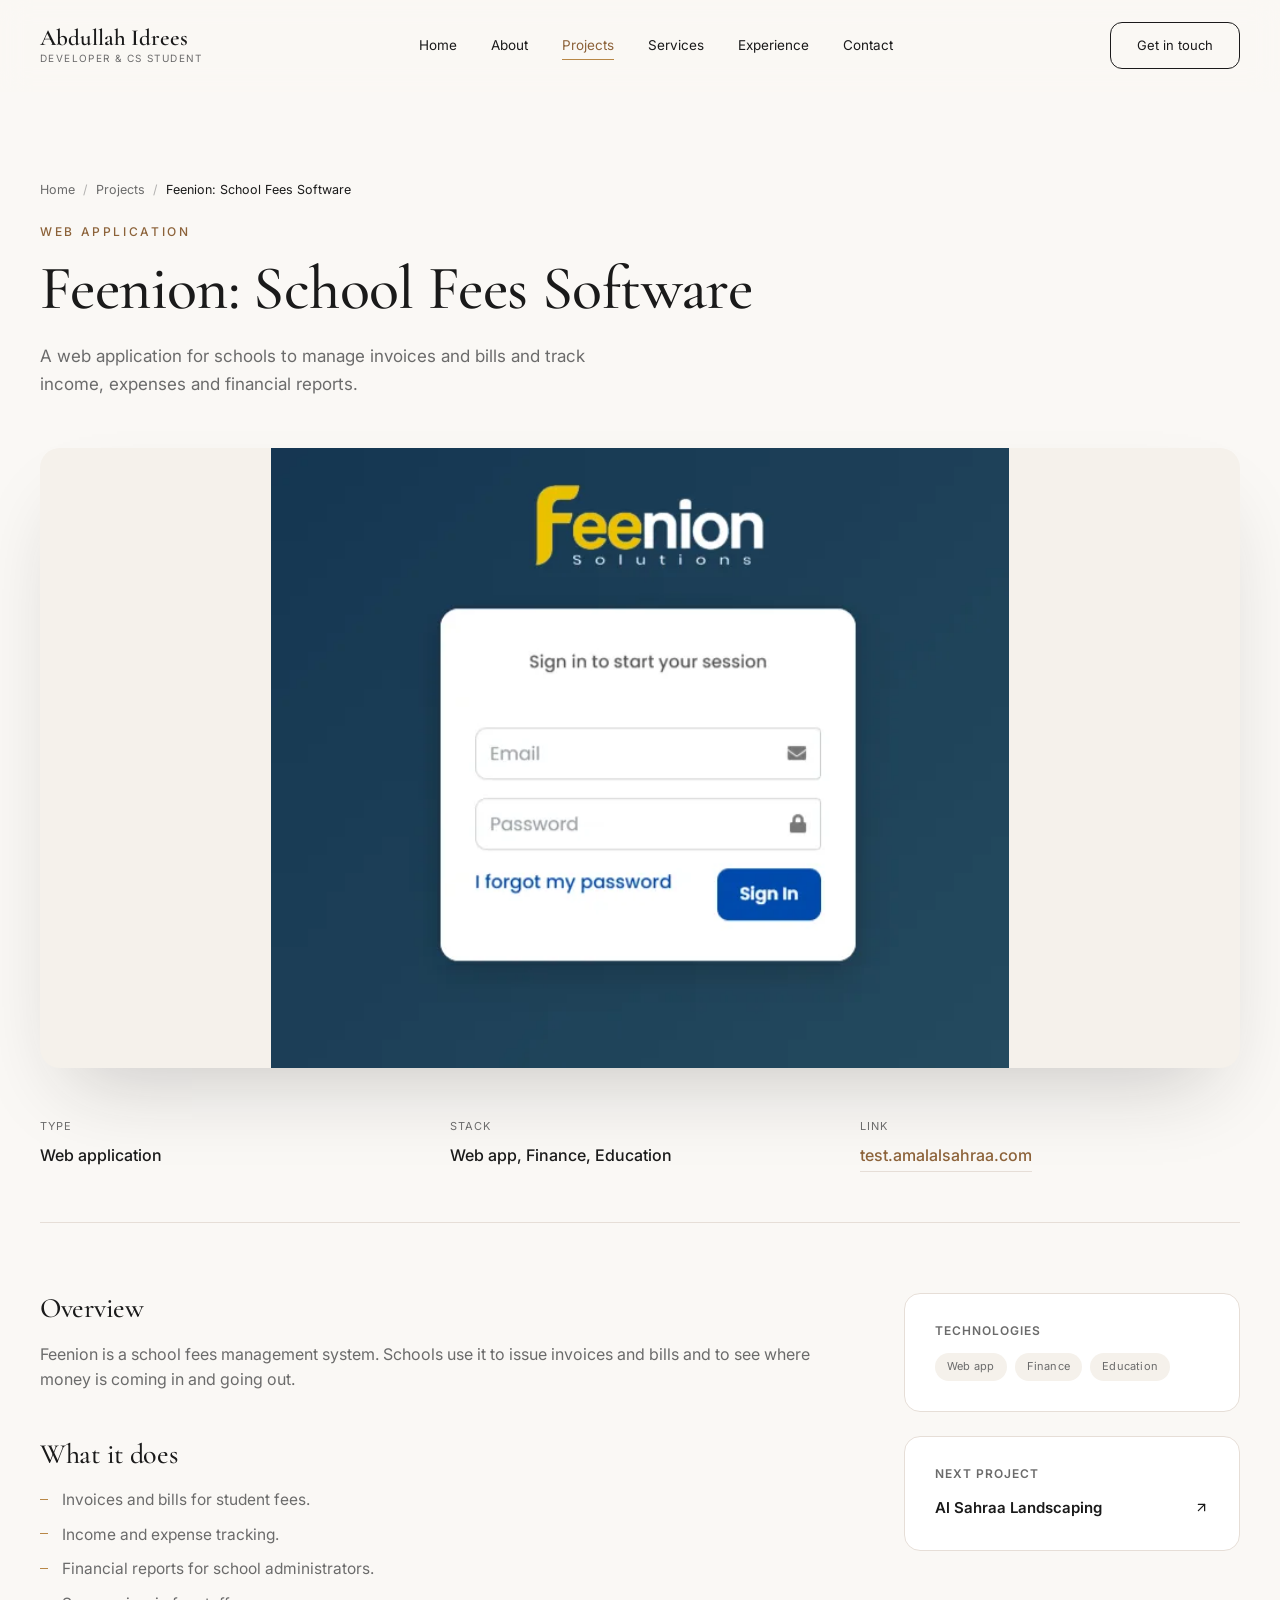
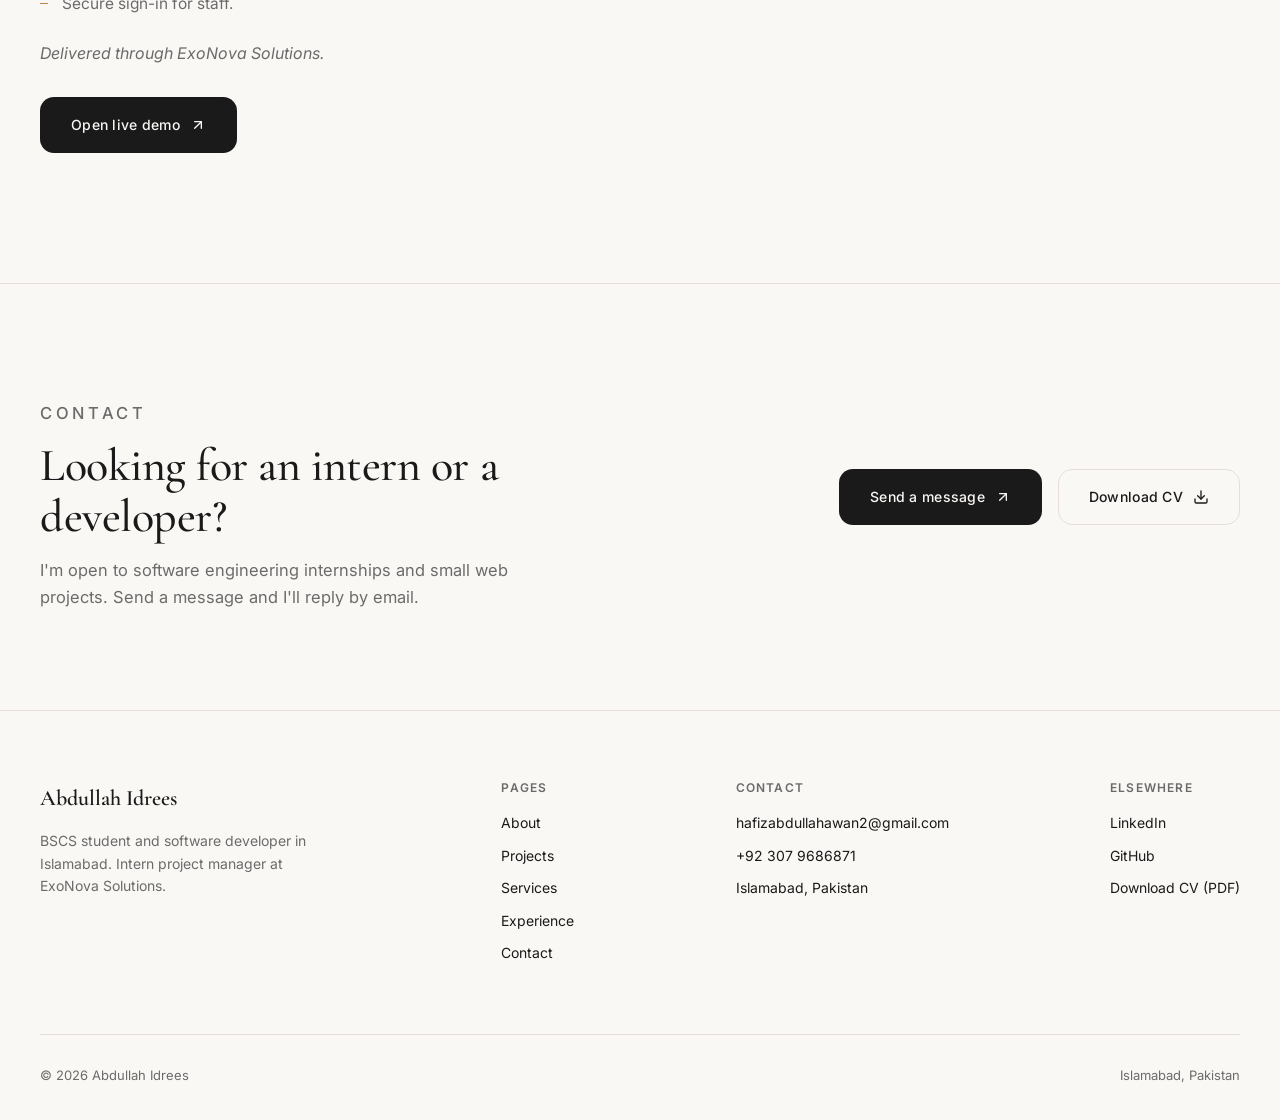
<file: projects/feenion-school-fees-software.html>
<!DOCTYPE html>
<html lang="en">
<head>
<meta charset="utf-8">
<meta name="viewport" content="width=device-width, initial-scale=1">
<title>Feenion: School Fees Software | Project by Abdullah Idrees</title>
<meta name="description" content="A web application for schools to manage invoices and bills and track income, expenses and financial reports.">
<meta name="author" content="Abdullah Idrees">
<meta name="robots" content="index, follow, max-image-preview:large, max-snippet:-1">
<meta name="theme-color" content="#FAF8F5">
<link rel="canonical" href="https://www.abdullahidrees.com/projects/feenion-school-fees-software.html">
<meta property="og:type" content="website">
<meta property="og:site_name" content="Abdullah Idrees">
<meta property="og:locale" content="en_US">
<meta property="og:title" content="Feenion: School Fees Software | Project by Abdullah Idrees">
<meta property="og:description" content="A web application for schools to manage invoices and bills and track income, expenses and financial reports.">
<meta property="og:url" content="https://www.abdullahidrees.com/projects/feenion-school-fees-software.html">
<meta property="og:image" content="https://www.abdullahidrees.com/assets/projects/feenion.webp">
<meta property="og:image:alt" content="Abdullah Idrees, software developer and computer science student in Islamabad">
<meta name="twitter:card" content="summary_large_image">
<meta name="twitter:title" content="Feenion: School Fees Software | Project by Abdullah Idrees">
<meta name="twitter:description" content="A web application for schools to manage invoices and bills and track income, expenses and financial reports.">
<meta name="twitter:image" content="https://www.abdullahidrees.com/assets/projects/feenion.webp">
<script type="application/ld+json">{"@context":"https://schema.org","@type":"WebPage","name":"Feenion: School Fees Software | Project by Abdullah Idrees","url":"https://www.abdullahidrees.com/projects/feenion-school-fees-software.html","description":"A web application for schools to manage invoices and bills and track income, expenses and financial reports.","isPartOf":{"@id":"https://www.abdullahidrees.com/#website"},"about":{"@id":"https://www.abdullahidrees.com/#person"}}</script><script type="application/ld+json">{"@context":"https://schema.org","@type":"BreadcrumbList","itemListElement":[{"@type":"ListItem","position":1,"name":"Home","item":"https://www.abdullahidrees.com/"},{"@type":"ListItem","position":2,"name":"Projects","item":"https://www.abdullahidrees.com/projects.html"},{"@type":"ListItem","position":3,"name":"Feenion: School Fees Software","item":"https://www.abdullahidrees.com/projects/feenion-school-fees-software.html"}]}</script><script type="application/ld+json">{"@context":"https://schema.org","@type":"CreativeWork","name":"Feenion: School Fees Software","description":"A web application for schools to manage invoices and bills and track income, expenses and financial reports.","image":"https://www.abdullahidrees.com/assets/projects/feenion.webp","creator":{"@id":"https://www.abdullahidrees.com/#person"},"keywords":"Web app, Finance, Education","url":"https://www.abdullahidrees.com/projects/feenion-school-fees-software.html","sameAs":"https://test.amalalsahraa.com"}</script>
<link rel="icon" href="../assets/favicon/favicon.ico" sizes="48x48">
<link rel="icon" type="image/png" sizes="32x32" href="../assets/favicon/favicon-32x32.png">
<link rel="icon" type="image/png" sizes="16x16" href="../assets/favicon/favicon-16x16.png">
<link rel="apple-touch-icon" href="../assets/favicon/apple-touch-icon.png">
<link rel="manifest" href="../assets/favicon/site.webmanifest">
<link rel="preconnect" href="https://fonts.googleapis.com">
<link rel="preconnect" href="https://fonts.gstatic.com" crossorigin>
<link rel="preload" as="style" href="https://fonts.googleapis.com/css2?family=Cormorant+Garamond:wght@500;600&family=Inter:wght@400;500;600&display=swap" onload="this.rel='stylesheet'">
<noscript><link rel="stylesheet" href="https://fonts.googleapis.com/css2?family=Cormorant+Garamond:wght@500;600&family=Inter:wght@400;500;600&display=swap"></noscript>
<link rel="stylesheet" href="../css/styles.css?v=2">
<script>document.documentElement.classList.add('js')</script>
</head>
<body>
<svg width="0" height="0" style="position:absolute" aria-hidden="true" focusable="false"><defs><symbol id="i-arrow" viewBox="0 0 24 24"><g fill="none" stroke="currentColor" stroke-width="2" stroke-linecap="round" stroke-linejoin="round"><path d="M7 7h10v10"/><path d="M7 17 17 7"/></g></symbol><symbol id="i-download" viewBox="0 0 24 24"><g fill="none" stroke="currentColor" stroke-width="2" stroke-linecap="round" stroke-linejoin="round"><path d="M21 15v4a2 2 0 0 1-2 2H5a2 2 0 0 1-2-2v-4"/><path d="m7 10 5 5 5-5"/><path d="M12 15V3"/></g></symbol><symbol id="i-mail" viewBox="0 0 24 24"><g fill="none" stroke="currentColor" stroke-width="2" stroke-linecap="round" stroke-linejoin="round"><rect x="2" y="4" width="20" height="16" rx="2"/><path d="m22 7-8.97 5.7a1.94 1.94 0 0 1-2.06 0L2 7"/></g></symbol><symbol id="i-phone" viewBox="0 0 24 24"><g fill="none" stroke="currentColor" stroke-width="2" stroke-linecap="round" stroke-linejoin="round"><path d="M22 16.92v3a2 2 0 0 1-2.18 2 19.79 19.79 0 0 1-8.63-3.07 19.5 19.5 0 0 1-6-6 19.79 19.79 0 0 1-3.07-8.67A2 2 0 0 1 4.11 2h3a2 2 0 0 1 2 1.72c.13.96.36 1.9.7 2.81a2 2 0 0 1-.45 2.11L8.09 9.91a16 16 0 0 0 6 6l1.27-1.27a2 2 0 0 1 2.11-.45c.91.34 1.85.57 2.81.7A2 2 0 0 1 22 16.92z"/></g></symbol><symbol id="i-pin" viewBox="0 0 24 24"><g fill="none" stroke="currentColor" stroke-width="2" stroke-linecap="round" stroke-linejoin="round"><path d="M20 10c0 6-8 12-8 12s-8-6-8-12a8 8 0 0 1 16 0Z"/><circle cx="12" cy="10" r="3"/></g></symbol><symbol id="i-menu" viewBox="0 0 24 24"><g fill="none" stroke="currentColor" stroke-width="2" stroke-linecap="round" stroke-linejoin="round"><path d="M4 6h16M4 12h16M4 18h16"/></g></symbol><symbol id="i-close" viewBox="0 0 24 24"><g fill="none" stroke="currentColor" stroke-width="2" stroke-linecap="round" stroke-linejoin="round"><path d="M18 6 6 18M6 6l12 12"/></g></symbol><symbol id="i-send" viewBox="0 0 24 24"><g fill="none" stroke="currentColor" stroke-width="2" stroke-linecap="round" stroke-linejoin="round"><path d="m22 2-7 20-4-9-9-4Z"/><path d="M22 2 11 13"/></g></symbol><symbol id="i-check" viewBox="0 0 24 24"><g fill="none" stroke="currentColor" stroke-width="2" stroke-linecap="round" stroke-linejoin="round"><path d="M20 6 9 17l-5-5"/></g></symbol><symbol id="i-plus" viewBox="0 0 24 24"><g fill="none" stroke="currentColor" stroke-width="2" stroke-linecap="round" stroke-linejoin="round"><path d="M12 5v14M5 12h14"/></g></symbol><symbol id="i-code" viewBox="0 0 24 24"><g fill="none" stroke="currentColor" stroke-width="2" stroke-linecap="round" stroke-linejoin="round"><path d="m16 18 6-6-6-6"/><path d="m8 6-6 6 6 6"/></g></symbol><symbol id="i-monitor" viewBox="0 0 24 24"><g fill="none" stroke="currentColor" stroke-width="2" stroke-linecap="round" stroke-linejoin="round"><rect x="2" y="3" width="20" height="14" rx="2"/><path d="M8 21h8M12 17v4"/></g></symbol><symbol id="i-database" viewBox="0 0 24 24"><g fill="none" stroke="currentColor" stroke-width="2" stroke-linecap="round" stroke-linejoin="round"><ellipse cx="12" cy="5" rx="9" ry="3"/><path d="M3 5v14a9 3 0 0 0 18 0V5"/><path d="M3 12a9 3 0 0 0 18 0"/></g></symbol><symbol id="i-users" viewBox="0 0 24 24"><g fill="none" stroke="currentColor" stroke-width="2" stroke-linecap="round" stroke-linejoin="round"><path d="M16 21v-2a4 4 0 0 0-4-4H6a4 4 0 0 0-4 4v2"/><circle cx="9" cy="7" r="4"/><path d="M22 21v-2a4 4 0 0 0-3-3.87"/><path d="M16 3.13a4 4 0 0 1 0 7.75"/></g></symbol><symbol id="i-linkedin" viewBox="0 0 448 512"><path fill="currentColor" d="M416 32L31.9 32C14.3 32 0 46.5 0 64.3L0 447.7C0 465.5 14.3 480 31.9 480L416 480c17.6 0 32-14.5 32-32.3l0-383.4C448 46.5 433.6 32 416 32zM135.4 416l-66.4 0 0-213.8 66.5 0 0 213.8-.1 0zM102.2 96a38.5 38.5 0 1 1 0 77 38.5 38.5 0 1 1 0-77zM384.3 416l-66.4 0 0-104c0-24.8-.5-56.7-34.5-56.7-34.6 0-39.9 27-39.9 54.9l0 105.8-66.4 0 0-213.8 63.7 0 0 29.2 .9 0c8.9-16.8 30.6-34.5 62.9-34.5 67.2 0 79.7 44.3 79.7 101.9l0 117.2z"/></symbol><symbol id="i-github" viewBox="0 0 24 24"><path fill="currentColor" d="M12 .297c-6.63 0-12 5.373-12 12 0 5.303 3.438 9.8 8.205 11.385.6.113.82-.258.82-.577 0-.285-.01-1.04-.015-2.04-3.338.724-4.042-1.61-4.042-1.61C4.422 18.07 3.633 17.7 3.633 17.7c-1.087-.744.084-.729.084-.729 1.205.084 1.838 1.236 1.838 1.236 1.07 1.835 2.809 1.305 3.495.998.108-.776.417-1.305.76-1.605-2.665-.3-5.466-1.332-5.466-5.93 0-1.31.465-2.38 1.235-3.22-.135-.303-.54-1.523.105-3.176 0 0 1.005-.322 3.3 1.23.96-.267 1.98-.399 3-.405 1.02.006 2.04.138 3 .405 2.28-1.552 3.285-1.23 3.285-1.23.645 1.653.24 2.873.12 3.176.765.84 1.23 1.91 1.23 3.22 0 4.61-2.805 5.625-5.475 5.92.42.36.81 1.096.81 2.22 0 1.606-.015 2.896-.015 3.286 0 .315.21.69.825.57C20.565 22.092 24 17.592 24 12.297c0-6.627-5.373-12-12-12"/></symbol><symbol id="i-facebook" viewBox="0 0 24 24"><path fill="currentColor" d="M9.101 23.691v-7.98H6.627v-3.667h2.474v-1.58c0-4.085 1.848-5.978 5.858-5.978.401 0 .955.042 1.468.103a8.68 8.68 0 0 1 1.141.195v3.325a8.623 8.623 0 0 0-.653-.036 26.805 26.805 0 0 0-.733-.009c-.707 0-1.259.096-1.675.309a1.686 1.686 0 0 0-.679.622c-.258.42-.374.995-.374 1.752v1.297h3.919l-.386 2.103-.287 1.564h-3.246v8.245C19.396 23.238 24 18.179 24 12.044c0-6.627-5.373-12-12-12s-12 5.373-12 12c0 5.628 3.874 10.35 9.101 11.647Z"/></symbol><symbol id="i-whatsapp" viewBox="0 0 24 24"><path fill="currentColor" d="M17.472 14.382c-.297-.149-1.758-.867-2.03-.967-.273-.099-.471-.148-.67.15-.197.297-.767.966-.94 1.164-.173.199-.347.223-.644.075-.297-.15-1.255-.463-2.39-1.475-.883-.788-1.48-1.761-1.653-2.059-.173-.297-.018-.458.13-.606.134-.133.298-.347.446-.52.149-.174.198-.298.298-.497.099-.198.05-.371-.025-.52-.075-.149-.669-1.612-.916-2.207-.242-.579-.487-.5-.669-.51-.173-.008-.371-.01-.57-.01-.198 0-.52.074-.792.372-.272.297-1.04 1.016-1.04 2.479 0 1.462 1.065 2.875 1.213 3.074.149.198 2.096 3.2 5.077 4.487.709.306 1.262.489 1.694.625.712.227 1.36.195 1.871.118.571-.085 1.758-.719 2.006-1.413.248-.694.248-1.289.173-1.413-.074-.124-.272-.198-.57-.347m-5.421 7.403h-.004a9.87 9.87 0 01-5.031-1.378l-.361-.214-3.741.982.998-3.648-.235-.374a9.86 9.86 0 01-1.51-5.26c.001-5.45 4.436-9.884 9.888-9.884 2.64 0 5.122 1.03 6.988 2.898a9.825 9.825 0 012.893 6.994c-.003 5.45-4.437 9.884-9.885 9.884m8.413-18.297A11.815 11.815 0 0012.05 0C5.495 0 .16 5.335.157 11.892c0 2.096.547 4.142 1.588 5.945L.057 24l6.305-1.654a11.882 11.882 0 005.683 1.448h.005c6.554 0 11.89-5.335 11.893-11.893a11.821 11.821 0 00-3.48-8.413Z"/></symbol></defs></svg>
<a class="skip-link" href="#main">Skip to content</a>
<header id="siteHeader">
  <div class="nav">
    <a href="../index.html" class="logo" aria-label="Abdullah Idrees, home">
      <span class="name">Abdullah Idrees</span>
      <span class="role">Developer &amp; CS student</span>
    </a>
    <nav class="nav-links" id="primaryNav" aria-label="Primary"><a href="../index.html">Home</a><a href="../about.html">About</a><a href="../projects.html" aria-current="page">Projects</a><a href="../services.html">Services</a><a href="../experience.html">Experience</a><a href="../contact.html">Contact</a></nav>
    <div class="nav-right">
      <a href="../contact.html" class="cta-nav">Get in touch</a>
      <button class="menu-btn" id="menuBtn" type="button" aria-label="Open menu" aria-expanded="false" aria-controls="primaryNav"><svg class="ic i-open" width="22" height="22" aria-hidden="true" focusable="false"><use href="#i-menu"/></svg><svg class="ic i-close" width="22" height="22" aria-hidden="true" focusable="false"><use href="#i-close"/></svg></button>
    </div>
  </div>
</header>
<main id="main">
<section class="page-hero pb0"><div class="wrap">
<nav class="breadcrumb" aria-label="Breadcrumb"><a href="../index.html">Home</a><span class="sep">/</span><a href="../projects.html">Projects</a><span class="sep">/</span><span class="current">Feenion: School Fees Software</span></nav>
<p class="eyebrow">Web application</p><h1>Feenion: School Fees Software</h1><p class="lead">A web application for schools to manage invoices and bills and track income, expenses and financial reports.</p>
<div class="project-hero-img"><img src="../assets/projects/feenion.webp" alt="Feenion Solutions sign-in screen" width="640" height="537" decoding="async" fetchpriority="high"></div>
</div></section>
<section class="pt0"><div class="wrap">
<div class="project-meta-grid"><div><div class="m-label">Type</div><div class="m-value">Web application</div></div><div><div class="m-label">Stack</div><div class="m-value">Web app, Finance, Education</div></div><div><div class="m-label">Link</div><div class="m-value"><a class="text-link" href="https://test.amalalsahraa.com" target="_blank" rel="noopener noreferrer">test.amalalsahraa.com</a></div></div></div>
<div class="article-grid"><div class="article-body">
<h2>Overview</h2><p>Feenion is a school fees management system. Schools use it to issue invoices and bills and to see where money is coming in and going out.</p>
<h2>What it does</h2><ul class="bullets"><li>Invoices and bills for student fees.</li><li>Income and expense tracking.</li><li>Financial reports for school administrators.</li><li>Secure sign-in for staff.</li></ul><p class="proj-note">Delivered through ExoNova Solutions.</p>
<div class="hero-actions"><a class="btn btn-primary" href="https://test.amalalsahraa.com" target="_blank" rel="noopener noreferrer">Open live demo <svg class="ic " width="16" height="16" aria-hidden="true" focusable="false"><use href="#i-arrow"/></svg></a></div>
</div>
<aside class="article-side">
<div class="side-box"><h2>Technologies</h2><ul class="badges"><li class="badge">Web app</li><li class="badge">Finance</li><li class="badge">Education</li></ul></div>
<div class="side-box"><h2>Next project</h2><a class="next-link" href="../projects/al-sahraa-landscaping.html">Al Sahraa Landscaping <svg class="ic " width="15" height="15" aria-hidden="true" focusable="false"><use href="#i-arrow"/></svg></a></div>
</aside></div></div></section>
<section class="contact-cta"><div class="wrap cta-inner">
<div><p class="eyebrow">Contact</p><h2>Looking for an intern or a developer?</h2>
<p>I'm open to software engineering internships and small web projects. Send a message and I'll reply by email.</p></div>
<div class="hero-actions"><a href="../contact.html" class="btn btn-primary">Send a message <svg class="ic " width="16" height="16" aria-hidden="true" focusable="false"><use href="#i-arrow"/></svg></a><a href="../assets/CV_Hafiz_M_Abdullah.pdf" class="btn btn-outline" download>Download CV <svg class="ic " width="16" height="16" aria-hidden="true" focusable="false"><use href="#i-download"/></svg></a></div>
</div></section>
</main>
<footer>
  <div class="wrap">
    <div class="footer-top">
      <div class="footer-col footer-about">
        <span class="name">Abdullah Idrees</span>
        <p>BSCS student and software developer in Islamabad. Intern project manager at ExoNova Solutions.</p>
      </div>
      <div class="footer-col">
        <h2>Pages</h2>
        <ul><li><a href="../about.html">About</a></li><li><a href="../projects.html">Projects</a></li><li><a href="../services.html">Services</a></li><li><a href="../experience.html">Experience</a></li><li><a href="../contact.html">Contact</a></li></ul>
      </div>
      <div class="footer-col">
        <h2>Contact</h2>
        <ul>
          <li><a href="mailto:hafizabdullahawan2@gmail.com">hafizabdullahawan2@gmail.com</a></li>
          <li><a href="tel:+923079686871">+92 307 9686871</a></li>
          <li>Islamabad, Pakistan</li>
        </ul>
      </div>
      <div class="footer-col">
        <h2>Elsewhere</h2>
        <ul>
          <li><a href="https://www.linkedin.com/in/hafiz-muhammad-abdullah-idrees-b617a0389" target="_blank" rel="me noopener noreferrer">LinkedIn</a></li>
          <li><a href="https://github.com/hafizabdullahawan" target="_blank" rel="me noopener noreferrer">GitHub</a></li>
          <li><a href="../assets/CV_Hafiz_M_Abdullah.pdf" download>Download CV (PDF)</a></li>
        </ul>
      </div>
    </div>
    <div class="footer-bottom">
      <span>© 2026 Abdullah Idrees</span>
      <span>Islamabad, Pakistan</span>
    </div>
  </div>
</footer>
<script src="../js/script.js?v=2" defer></script>
</body>
</html>
</file>
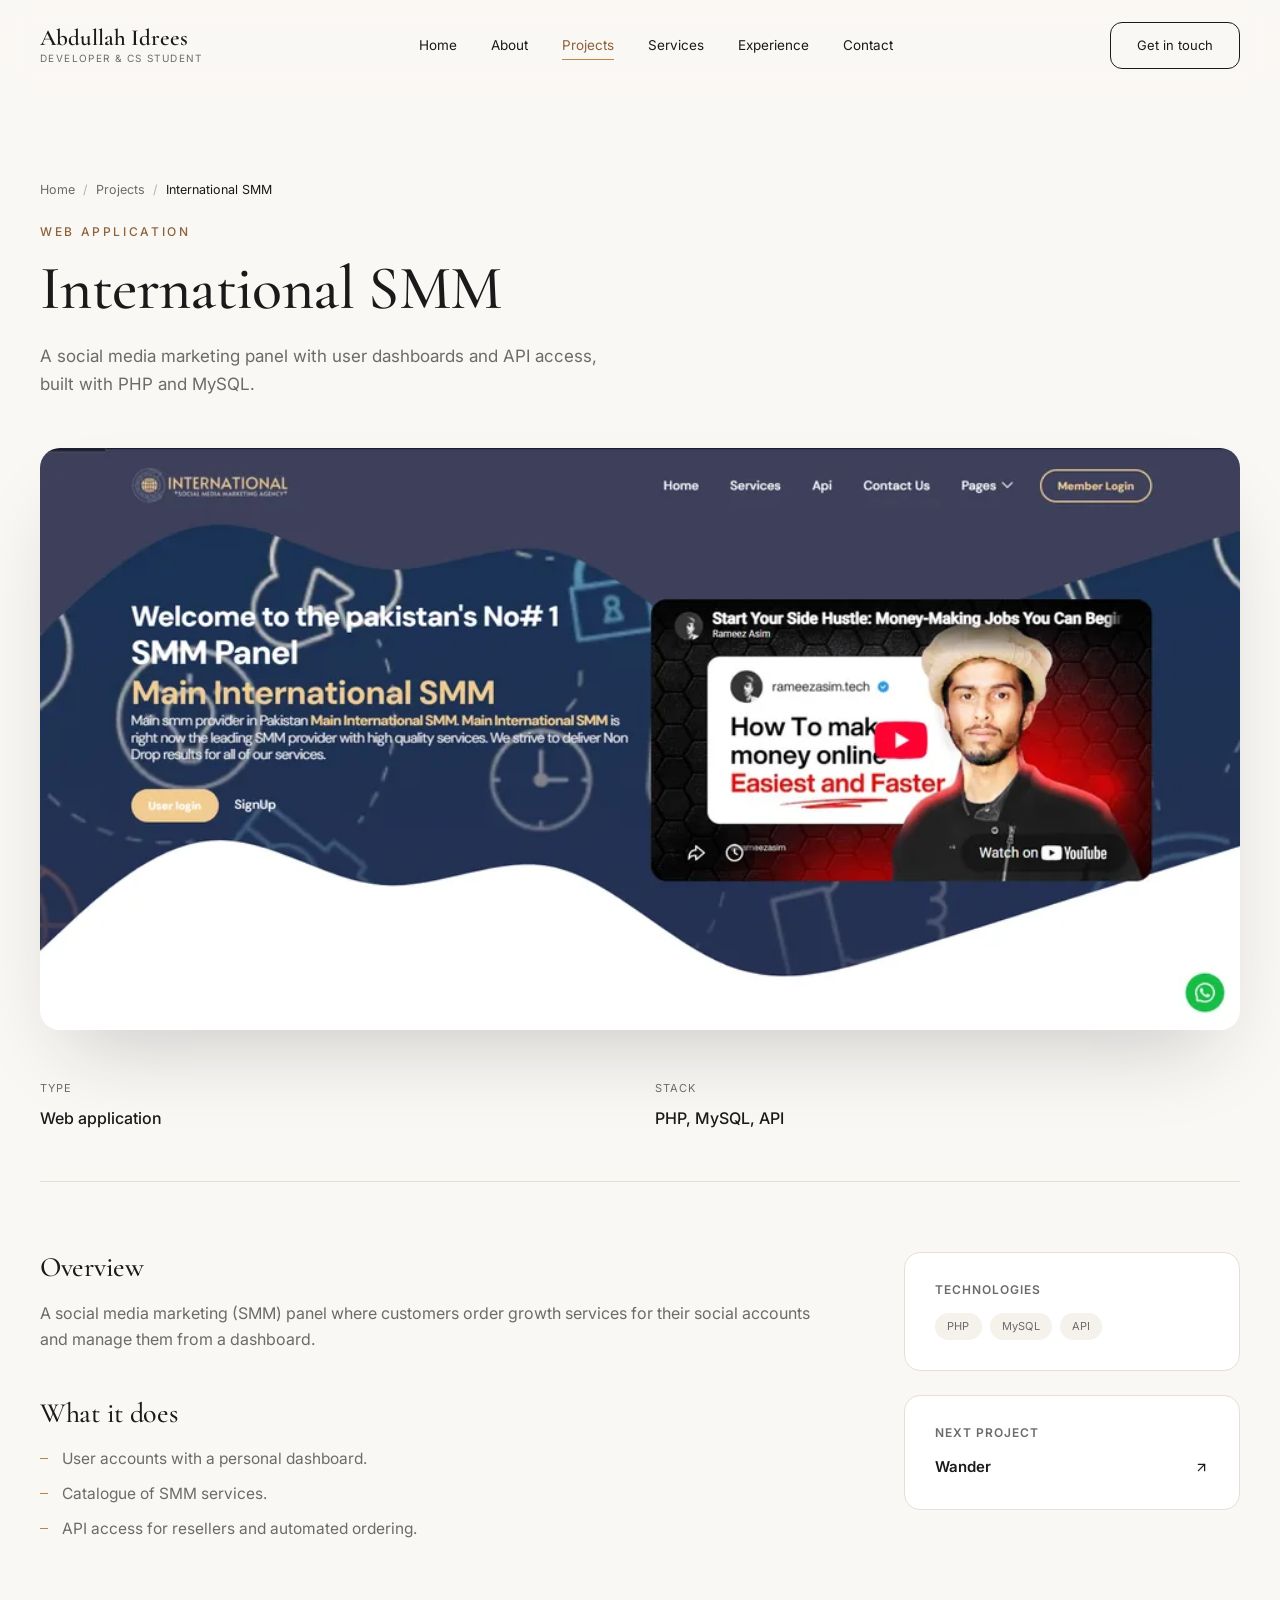
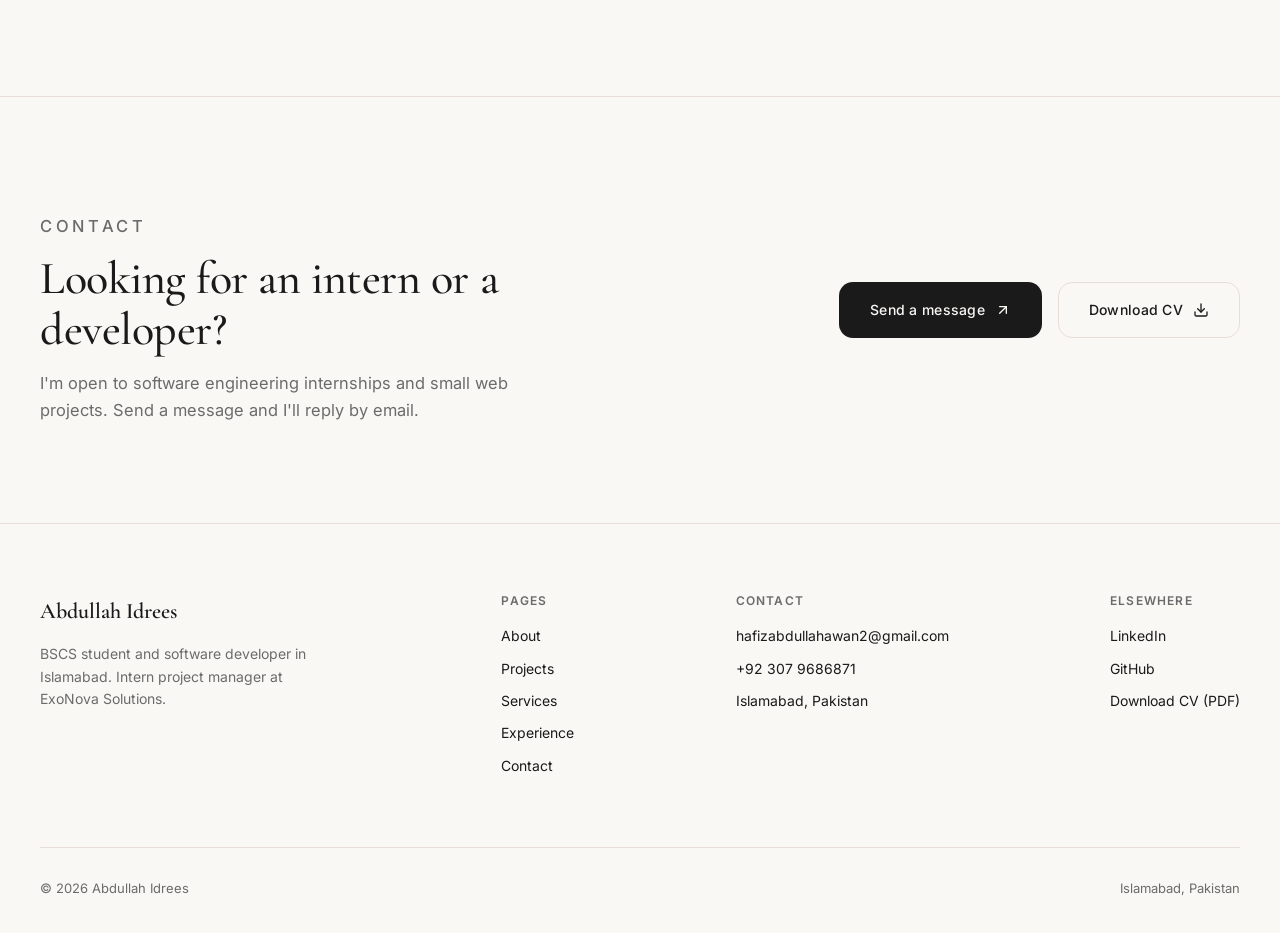
<file: projects/international-smm-panel.html>
<!DOCTYPE html>
<html lang="en">
<head>
<meta charset="utf-8">
<meta name="viewport" content="width=device-width, initial-scale=1">
<title>International SMM | Project by Abdullah Idrees</title>
<meta name="description" content="A social media marketing panel with user dashboards and API access, built with PHP and MySQL.">
<meta name="author" content="Abdullah Idrees">
<meta name="robots" content="index, follow, max-image-preview:large, max-snippet:-1">
<meta name="theme-color" content="#FAF8F5">
<link rel="canonical" href="https://www.abdullahidrees.com/projects/international-smm-panel.html">
<meta property="og:type" content="website">
<meta property="og:site_name" content="Abdullah Idrees">
<meta property="og:locale" content="en_US">
<meta property="og:title" content="International SMM | Project by Abdullah Idrees">
<meta property="og:description" content="A social media marketing panel with user dashboards and API access, built with PHP and MySQL.">
<meta property="og:url" content="https://www.abdullahidrees.com/projects/international-smm-panel.html">
<meta property="og:image" content="https://www.abdullahidrees.com/assets/projects/international-smm.webp">
<meta property="og:image:alt" content="Abdullah Idrees, software developer and computer science student in Islamabad">
<meta name="twitter:card" content="summary_large_image">
<meta name="twitter:title" content="International SMM | Project by Abdullah Idrees">
<meta name="twitter:description" content="A social media marketing panel with user dashboards and API access, built with PHP and MySQL.">
<meta name="twitter:image" content="https://www.abdullahidrees.com/assets/projects/international-smm.webp">
<script type="application/ld+json">{"@context":"https://schema.org","@type":"WebPage","name":"International SMM | Project by Abdullah Idrees","url":"https://www.abdullahidrees.com/projects/international-smm-panel.html","description":"A social media marketing panel with user dashboards and API access, built with PHP and MySQL.","isPartOf":{"@id":"https://www.abdullahidrees.com/#website"},"about":{"@id":"https://www.abdullahidrees.com/#person"}}</script><script type="application/ld+json">{"@context":"https://schema.org","@type":"BreadcrumbList","itemListElement":[{"@type":"ListItem","position":1,"name":"Home","item":"https://www.abdullahidrees.com/"},{"@type":"ListItem","position":2,"name":"Projects","item":"https://www.abdullahidrees.com/projects.html"},{"@type":"ListItem","position":3,"name":"International SMM","item":"https://www.abdullahidrees.com/projects/international-smm-panel.html"}]}</script><script type="application/ld+json">{"@context":"https://schema.org","@type":"CreativeWork","name":"International SMM","description":"A social media marketing panel with user dashboards and API access, built with PHP and MySQL.","image":"https://www.abdullahidrees.com/assets/projects/international-smm.webp","creator":{"@id":"https://www.abdullahidrees.com/#person"},"keywords":"PHP, MySQL, API","url":"https://www.abdullahidrees.com/projects/international-smm-panel.html"}</script>
<link rel="icon" href="../assets/favicon/favicon.ico" sizes="48x48">
<link rel="icon" type="image/png" sizes="32x32" href="../assets/favicon/favicon-32x32.png">
<link rel="icon" type="image/png" sizes="16x16" href="../assets/favicon/favicon-16x16.png">
<link rel="apple-touch-icon" href="../assets/favicon/apple-touch-icon.png">
<link rel="manifest" href="../assets/favicon/site.webmanifest">
<link rel="preconnect" href="https://fonts.googleapis.com">
<link rel="preconnect" href="https://fonts.gstatic.com" crossorigin>
<link rel="preload" as="style" href="https://fonts.googleapis.com/css2?family=Cormorant+Garamond:wght@500;600&family=Inter:wght@400;500;600&display=swap" onload="this.rel='stylesheet'">
<noscript><link rel="stylesheet" href="https://fonts.googleapis.com/css2?family=Cormorant+Garamond:wght@500;600&family=Inter:wght@400;500;600&display=swap"></noscript>
<link rel="stylesheet" href="../css/styles.css?v=2">
<script>document.documentElement.classList.add('js')</script>
</head>
<body>
<svg width="0" height="0" style="position:absolute" aria-hidden="true" focusable="false"><defs><symbol id="i-arrow" viewBox="0 0 24 24"><g fill="none" stroke="currentColor" stroke-width="2" stroke-linecap="round" stroke-linejoin="round"><path d="M7 7h10v10"/><path d="M7 17 17 7"/></g></symbol><symbol id="i-download" viewBox="0 0 24 24"><g fill="none" stroke="currentColor" stroke-width="2" stroke-linecap="round" stroke-linejoin="round"><path d="M21 15v4a2 2 0 0 1-2 2H5a2 2 0 0 1-2-2v-4"/><path d="m7 10 5 5 5-5"/><path d="M12 15V3"/></g></symbol><symbol id="i-mail" viewBox="0 0 24 24"><g fill="none" stroke="currentColor" stroke-width="2" stroke-linecap="round" stroke-linejoin="round"><rect x="2" y="4" width="20" height="16" rx="2"/><path d="m22 7-8.97 5.7a1.94 1.94 0 0 1-2.06 0L2 7"/></g></symbol><symbol id="i-phone" viewBox="0 0 24 24"><g fill="none" stroke="currentColor" stroke-width="2" stroke-linecap="round" stroke-linejoin="round"><path d="M22 16.92v3a2 2 0 0 1-2.18 2 19.79 19.79 0 0 1-8.63-3.07 19.5 19.5 0 0 1-6-6 19.79 19.79 0 0 1-3.07-8.67A2 2 0 0 1 4.11 2h3a2 2 0 0 1 2 1.72c.13.96.36 1.9.7 2.81a2 2 0 0 1-.45 2.11L8.09 9.91a16 16 0 0 0 6 6l1.27-1.27a2 2 0 0 1 2.11-.45c.91.34 1.85.57 2.81.7A2 2 0 0 1 22 16.92z"/></g></symbol><symbol id="i-pin" viewBox="0 0 24 24"><g fill="none" stroke="currentColor" stroke-width="2" stroke-linecap="round" stroke-linejoin="round"><path d="M20 10c0 6-8 12-8 12s-8-6-8-12a8 8 0 0 1 16 0Z"/><circle cx="12" cy="10" r="3"/></g></symbol><symbol id="i-menu" viewBox="0 0 24 24"><g fill="none" stroke="currentColor" stroke-width="2" stroke-linecap="round" stroke-linejoin="round"><path d="M4 6h16M4 12h16M4 18h16"/></g></symbol><symbol id="i-close" viewBox="0 0 24 24"><g fill="none" stroke="currentColor" stroke-width="2" stroke-linecap="round" stroke-linejoin="round"><path d="M18 6 6 18M6 6l12 12"/></g></symbol><symbol id="i-send" viewBox="0 0 24 24"><g fill="none" stroke="currentColor" stroke-width="2" stroke-linecap="round" stroke-linejoin="round"><path d="m22 2-7 20-4-9-9-4Z"/><path d="M22 2 11 13"/></g></symbol><symbol id="i-check" viewBox="0 0 24 24"><g fill="none" stroke="currentColor" stroke-width="2" stroke-linecap="round" stroke-linejoin="round"><path d="M20 6 9 17l-5-5"/></g></symbol><symbol id="i-plus" viewBox="0 0 24 24"><g fill="none" stroke="currentColor" stroke-width="2" stroke-linecap="round" stroke-linejoin="round"><path d="M12 5v14M5 12h14"/></g></symbol><symbol id="i-code" viewBox="0 0 24 24"><g fill="none" stroke="currentColor" stroke-width="2" stroke-linecap="round" stroke-linejoin="round"><path d="m16 18 6-6-6-6"/><path d="m8 6-6 6 6 6"/></g></symbol><symbol id="i-monitor" viewBox="0 0 24 24"><g fill="none" stroke="currentColor" stroke-width="2" stroke-linecap="round" stroke-linejoin="round"><rect x="2" y="3" width="20" height="14" rx="2"/><path d="M8 21h8M12 17v4"/></g></symbol><symbol id="i-database" viewBox="0 0 24 24"><g fill="none" stroke="currentColor" stroke-width="2" stroke-linecap="round" stroke-linejoin="round"><ellipse cx="12" cy="5" rx="9" ry="3"/><path d="M3 5v14a9 3 0 0 0 18 0V5"/><path d="M3 12a9 3 0 0 0 18 0"/></g></symbol><symbol id="i-users" viewBox="0 0 24 24"><g fill="none" stroke="currentColor" stroke-width="2" stroke-linecap="round" stroke-linejoin="round"><path d="M16 21v-2a4 4 0 0 0-4-4H6a4 4 0 0 0-4 4v2"/><circle cx="9" cy="7" r="4"/><path d="M22 21v-2a4 4 0 0 0-3-3.87"/><path d="M16 3.13a4 4 0 0 1 0 7.75"/></g></symbol><symbol id="i-linkedin" viewBox="0 0 448 512"><path fill="currentColor" d="M416 32L31.9 32C14.3 32 0 46.5 0 64.3L0 447.7C0 465.5 14.3 480 31.9 480L416 480c17.6 0 32-14.5 32-32.3l0-383.4C448 46.5 433.6 32 416 32zM135.4 416l-66.4 0 0-213.8 66.5 0 0 213.8-.1 0zM102.2 96a38.5 38.5 0 1 1 0 77 38.5 38.5 0 1 1 0-77zM384.3 416l-66.4 0 0-104c0-24.8-.5-56.7-34.5-56.7-34.6 0-39.9 27-39.9 54.9l0 105.8-66.4 0 0-213.8 63.7 0 0 29.2 .9 0c8.9-16.8 30.6-34.5 62.9-34.5 67.2 0 79.7 44.3 79.7 101.9l0 117.2z"/></symbol><symbol id="i-github" viewBox="0 0 24 24"><path fill="currentColor" d="M12 .297c-6.63 0-12 5.373-12 12 0 5.303 3.438 9.8 8.205 11.385.6.113.82-.258.82-.577 0-.285-.01-1.04-.015-2.04-3.338.724-4.042-1.61-4.042-1.61C4.422 18.07 3.633 17.7 3.633 17.7c-1.087-.744.084-.729.084-.729 1.205.084 1.838 1.236 1.838 1.236 1.07 1.835 2.809 1.305 3.495.998.108-.776.417-1.305.76-1.605-2.665-.3-5.466-1.332-5.466-5.93 0-1.31.465-2.38 1.235-3.22-.135-.303-.54-1.523.105-3.176 0 0 1.005-.322 3.3 1.23.96-.267 1.98-.399 3-.405 1.02.006 2.04.138 3 .405 2.28-1.552 3.285-1.23 3.285-1.23.645 1.653.24 2.873.12 3.176.765.84 1.23 1.91 1.23 3.22 0 4.61-2.805 5.625-5.475 5.92.42.36.81 1.096.81 2.22 0 1.606-.015 2.896-.015 3.286 0 .315.21.69.825.57C20.565 22.092 24 17.592 24 12.297c0-6.627-5.373-12-12-12"/></symbol><symbol id="i-facebook" viewBox="0 0 24 24"><path fill="currentColor" d="M9.101 23.691v-7.98H6.627v-3.667h2.474v-1.58c0-4.085 1.848-5.978 5.858-5.978.401 0 .955.042 1.468.103a8.68 8.68 0 0 1 1.141.195v3.325a8.623 8.623 0 0 0-.653-.036 26.805 26.805 0 0 0-.733-.009c-.707 0-1.259.096-1.675.309a1.686 1.686 0 0 0-.679.622c-.258.42-.374.995-.374 1.752v1.297h3.919l-.386 2.103-.287 1.564h-3.246v8.245C19.396 23.238 24 18.179 24 12.044c0-6.627-5.373-12-12-12s-12 5.373-12 12c0 5.628 3.874 10.35 9.101 11.647Z"/></symbol><symbol id="i-whatsapp" viewBox="0 0 24 24"><path fill="currentColor" d="M17.472 14.382c-.297-.149-1.758-.867-2.03-.967-.273-.099-.471-.148-.67.15-.197.297-.767.966-.94 1.164-.173.199-.347.223-.644.075-.297-.15-1.255-.463-2.39-1.475-.883-.788-1.48-1.761-1.653-2.059-.173-.297-.018-.458.13-.606.134-.133.298-.347.446-.52.149-.174.198-.298.298-.497.099-.198.05-.371-.025-.52-.075-.149-.669-1.612-.916-2.207-.242-.579-.487-.5-.669-.51-.173-.008-.371-.01-.57-.01-.198 0-.52.074-.792.372-.272.297-1.04 1.016-1.04 2.479 0 1.462 1.065 2.875 1.213 3.074.149.198 2.096 3.2 5.077 4.487.709.306 1.262.489 1.694.625.712.227 1.36.195 1.871.118.571-.085 1.758-.719 2.006-1.413.248-.694.248-1.289.173-1.413-.074-.124-.272-.198-.57-.347m-5.421 7.403h-.004a9.87 9.87 0 01-5.031-1.378l-.361-.214-3.741.982.998-3.648-.235-.374a9.86 9.86 0 01-1.51-5.26c.001-5.45 4.436-9.884 9.888-9.884 2.64 0 5.122 1.03 6.988 2.898a9.825 9.825 0 012.893 6.994c-.003 5.45-4.437 9.884-9.885 9.884m8.413-18.297A11.815 11.815 0 0012.05 0C5.495 0 .16 5.335.157 11.892c0 2.096.547 4.142 1.588 5.945L.057 24l6.305-1.654a11.882 11.882 0 005.683 1.448h.005c6.554 0 11.89-5.335 11.893-11.893a11.821 11.821 0 00-3.48-8.413Z"/></symbol></defs></svg>
<a class="skip-link" href="#main">Skip to content</a>
<header id="siteHeader">
  <div class="nav">
    <a href="../index.html" class="logo" aria-label="Abdullah Idrees, home">
      <span class="name">Abdullah Idrees</span>
      <span class="role">Developer &amp; CS student</span>
    </a>
    <nav class="nav-links" id="primaryNav" aria-label="Primary"><a href="../index.html">Home</a><a href="../about.html">About</a><a href="../projects.html" aria-current="page">Projects</a><a href="../services.html">Services</a><a href="../experience.html">Experience</a><a href="../contact.html">Contact</a></nav>
    <div class="nav-right">
      <a href="../contact.html" class="cta-nav">Get in touch</a>
      <button class="menu-btn" id="menuBtn" type="button" aria-label="Open menu" aria-expanded="false" aria-controls="primaryNav"><svg class="ic i-open" width="22" height="22" aria-hidden="true" focusable="false"><use href="#i-menu"/></svg><svg class="ic i-close" width="22" height="22" aria-hidden="true" focusable="false"><use href="#i-close"/></svg></button>
    </div>
  </div>
</header>
<main id="main">
<section class="page-hero pb0"><div class="wrap">
<nav class="breadcrumb" aria-label="Breadcrumb"><a href="../index.html">Home</a><span class="sep">/</span><a href="../projects.html">Projects</a><span class="sep">/</span><span class="current">International SMM</span></nav>
<p class="eyebrow">Web application</p><h1>International SMM</h1><p class="lead">A social media marketing panel with user dashboards and API access, built with PHP and MySQL.</p>
<div class="project-hero-img"><img src="../assets/projects/international-smm.webp" alt="International SMM panel homepage" width="960" height="466" decoding="async" fetchpriority="high"></div>
</div></section>
<section class="pt0"><div class="wrap">
<div class="project-meta-grid"><div><div class="m-label">Type</div><div class="m-value">Web application</div></div><div><div class="m-label">Stack</div><div class="m-value">PHP, MySQL, API</div></div></div>
<div class="article-grid"><div class="article-body">
<h2>Overview</h2><p>A social media marketing (SMM) panel where customers order growth services for their social accounts and manage them from a dashboard.</p>
<h2>What it does</h2><ul class="bullets"><li>User accounts with a personal dashboard.</li><li>Catalogue of SMM services.</li><li>API access for resellers and automated ordering.</li></ul>

</div>
<aside class="article-side">
<div class="side-box"><h2>Technologies</h2><ul class="badges"><li class="badge">PHP</li><li class="badge">MySQL</li><li class="badge">API</li></ul></div>
<div class="side-box"><h2>Next project</h2><a class="next-link" href="../projects/wander-travel-website.html">Wander <svg class="ic " width="15" height="15" aria-hidden="true" focusable="false"><use href="#i-arrow"/></svg></a></div>
</aside></div></div></section>
<section class="contact-cta"><div class="wrap cta-inner">
<div><p class="eyebrow">Contact</p><h2>Looking for an intern or a developer?</h2>
<p>I'm open to software engineering internships and small web projects. Send a message and I'll reply by email.</p></div>
<div class="hero-actions"><a href="../contact.html" class="btn btn-primary">Send a message <svg class="ic " width="16" height="16" aria-hidden="true" focusable="false"><use href="#i-arrow"/></svg></a><a href="../assets/CV_Hafiz_M_Abdullah.pdf" class="btn btn-outline" download>Download CV <svg class="ic " width="16" height="16" aria-hidden="true" focusable="false"><use href="#i-download"/></svg></a></div>
</div></section>
</main>
<footer>
  <div class="wrap">
    <div class="footer-top">
      <div class="footer-col footer-about">
        <span class="name">Abdullah Idrees</span>
        <p>BSCS student and software developer in Islamabad. Intern project manager at ExoNova Solutions.</p>
      </div>
      <div class="footer-col">
        <h2>Pages</h2>
        <ul><li><a href="../about.html">About</a></li><li><a href="../projects.html">Projects</a></li><li><a href="../services.html">Services</a></li><li><a href="../experience.html">Experience</a></li><li><a href="../contact.html">Contact</a></li></ul>
      </div>
      <div class="footer-col">
        <h2>Contact</h2>
        <ul>
          <li><a href="mailto:hafizabdullahawan2@gmail.com">hafizabdullahawan2@gmail.com</a></li>
          <li><a href="tel:+923079686871">+92 307 9686871</a></li>
          <li>Islamabad, Pakistan</li>
        </ul>
      </div>
      <div class="footer-col">
        <h2>Elsewhere</h2>
        <ul>
          <li><a href="https://www.linkedin.com/in/hafiz-muhammad-abdullah-idrees-b617a0389" target="_blank" rel="me noopener noreferrer">LinkedIn</a></li>
          <li><a href="https://github.com/hafizabdullahawan" target="_blank" rel="me noopener noreferrer">GitHub</a></li>
          <li><a href="../assets/CV_Hafiz_M_Abdullah.pdf" download>Download CV (PDF)</a></li>
        </ul>
      </div>
    </div>
    <div class="footer-bottom">
      <span>© 2026 Abdullah Idrees</span>
      <span>Islamabad, Pakistan</span>
    </div>
  </div>
</footer>
<script src="../js/script.js?v=2" defer></script>
</body>
</html>
</file>
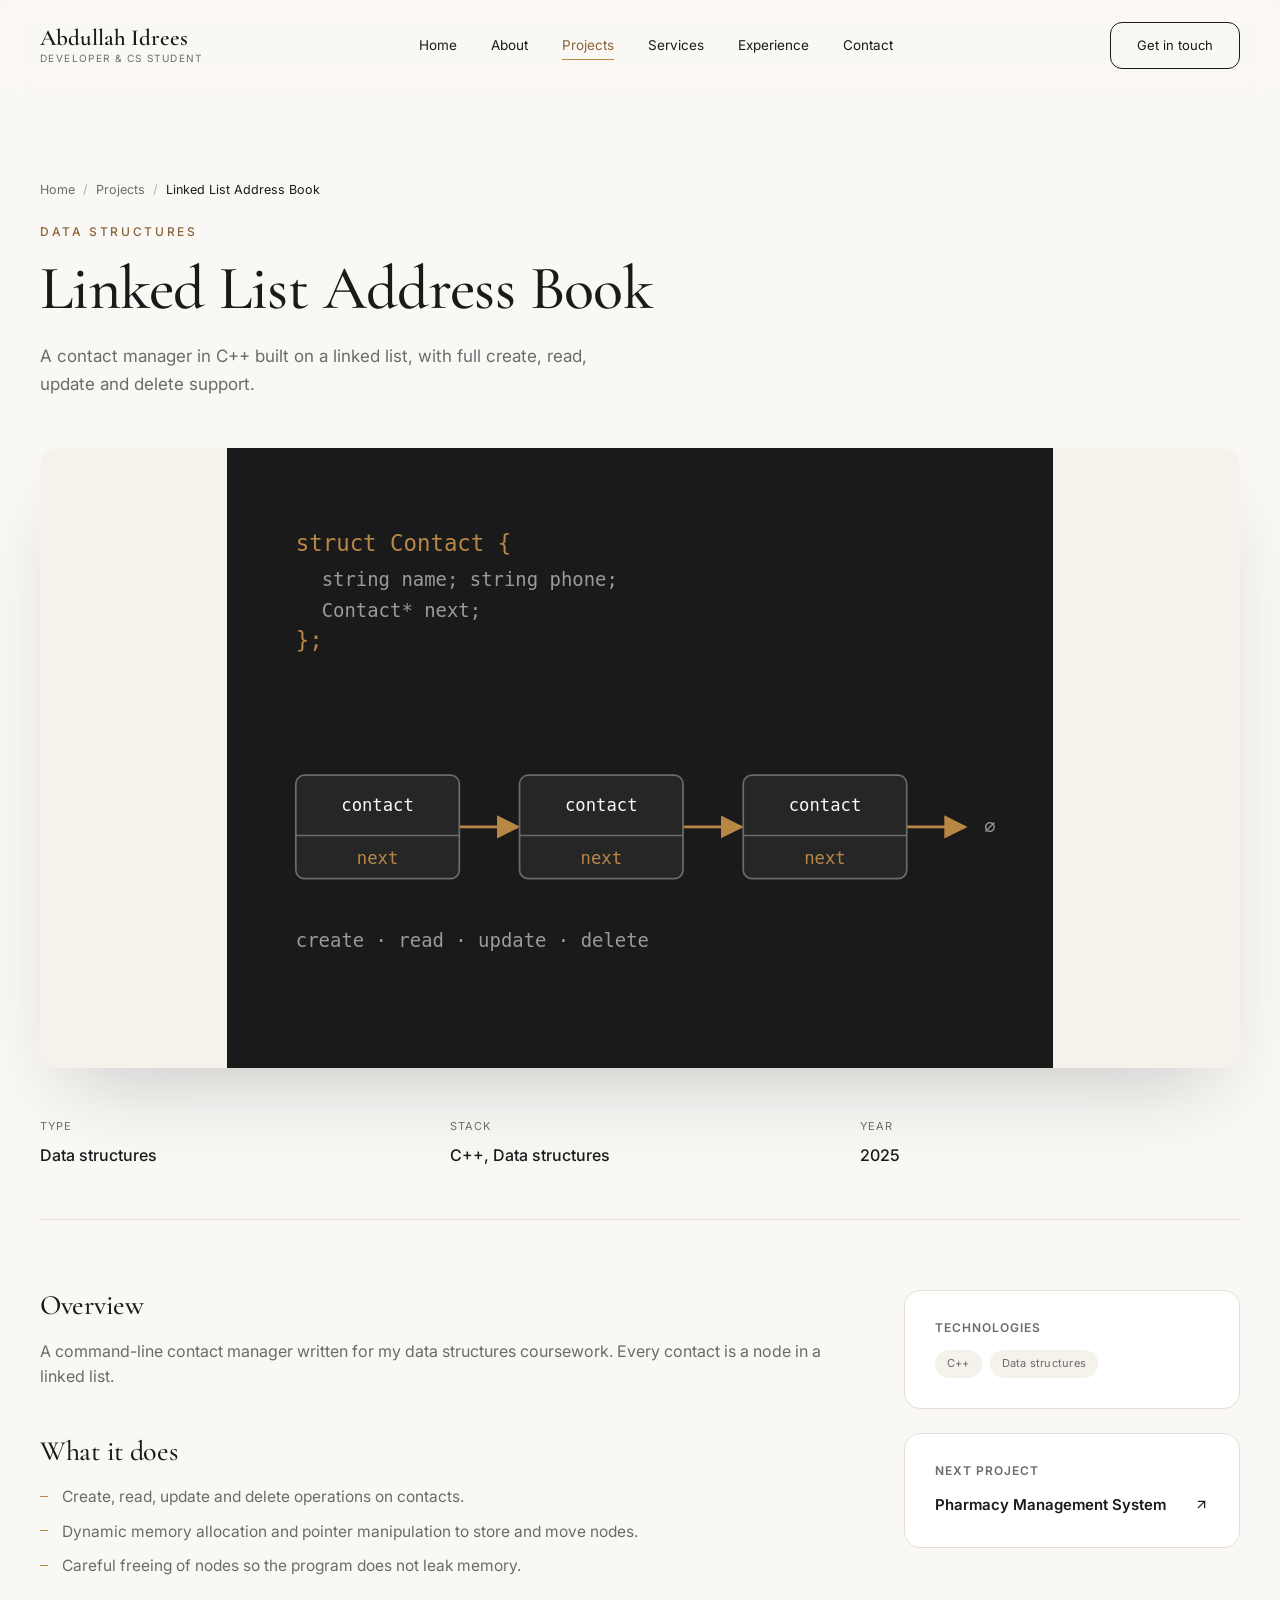
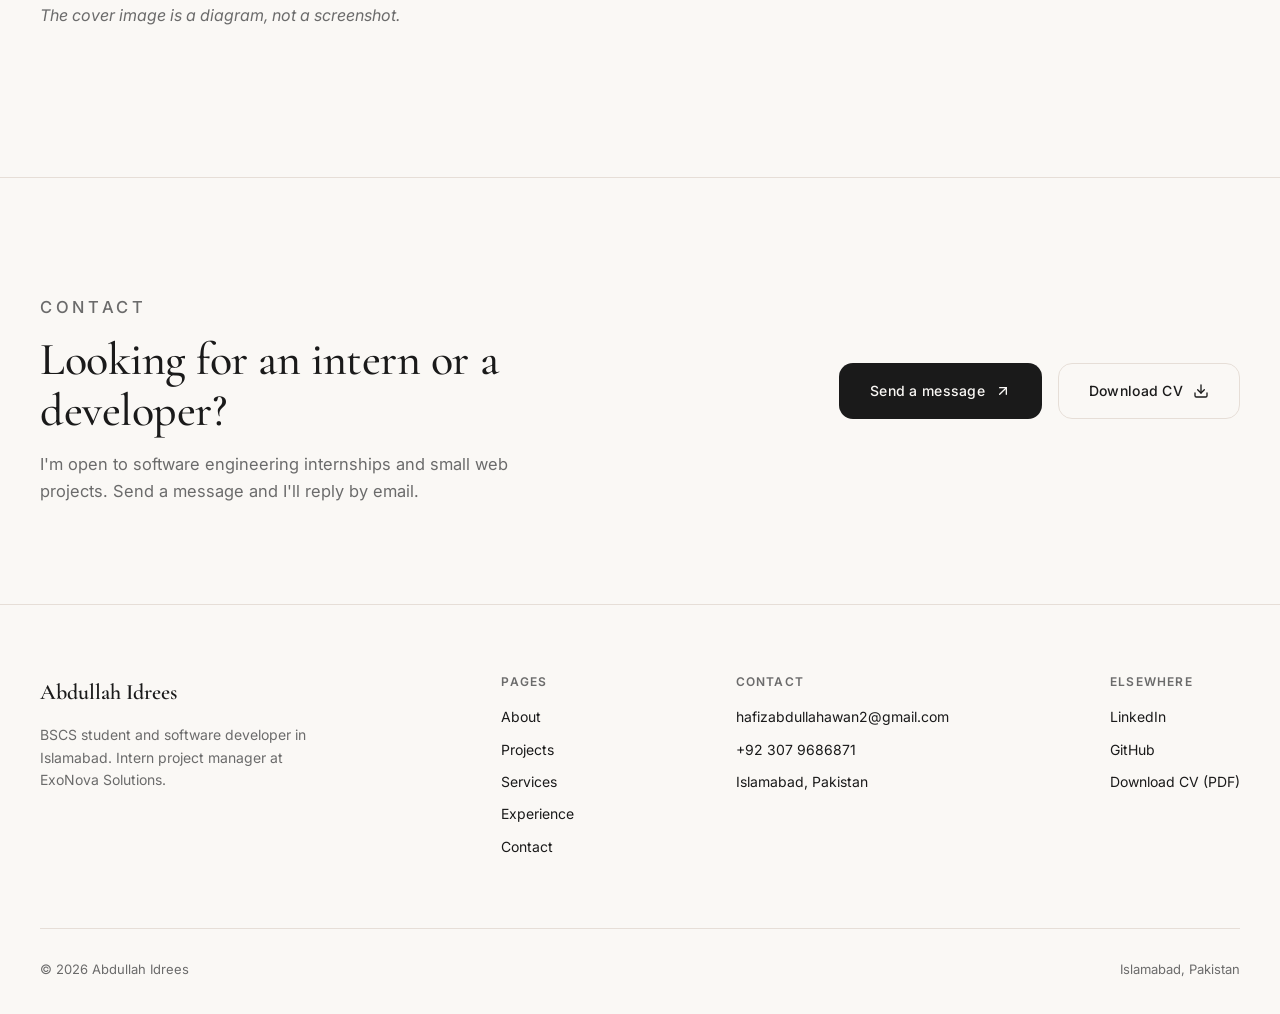
<file: projects/linked-list-address-book.html>
<!DOCTYPE html>
<html lang="en">
<head>
<meta charset="utf-8">
<meta name="viewport" content="width=device-width, initial-scale=1">
<title>Linked List Address Book | Project by Abdullah Idrees</title>
<meta name="description" content="A contact manager in C++ built on a linked list, with full create, read, update and delete support.">
<meta name="author" content="Abdullah Idrees">
<meta name="robots" content="index, follow, max-image-preview:large, max-snippet:-1">
<meta name="theme-color" content="#FAF8F5">
<link rel="canonical" href="https://www.abdullahidrees.com/projects/linked-list-address-book.html">
<meta property="og:type" content="website">
<meta property="og:site_name" content="Abdullah Idrees">
<meta property="og:locale" content="en_US">
<meta property="og:title" content="Linked List Address Book | Project by Abdullah Idrees">
<meta property="og:description" content="A contact manager in C++ built on a linked list, with full create, read, update and delete support.">
<meta property="og:url" content="https://www.abdullahidrees.com/projects/linked-list-address-book.html">
<meta property="og:image" content="https://www.abdullahidrees.com/assets/og-image.jpg">
<meta property="og:image:alt" content="Abdullah Idrees, software developer and computer science student in Islamabad">
<meta name="twitter:card" content="summary_large_image">
<meta name="twitter:title" content="Linked List Address Book | Project by Abdullah Idrees">
<meta name="twitter:description" content="A contact manager in C++ built on a linked list, with full create, read, update and delete support.">
<meta name="twitter:image" content="https://www.abdullahidrees.com/assets/og-image.jpg">
<script type="application/ld+json">{"@context":"https://schema.org","@type":"WebPage","name":"Linked List Address Book | Project by Abdullah Idrees","url":"https://www.abdullahidrees.com/projects/linked-list-address-book.html","description":"A contact manager in C++ built on a linked list, with full create, read, update and delete support.","isPartOf":{"@id":"https://www.abdullahidrees.com/#website"},"about":{"@id":"https://www.abdullahidrees.com/#person"}}</script><script type="application/ld+json">{"@context":"https://schema.org","@type":"BreadcrumbList","itemListElement":[{"@type":"ListItem","position":1,"name":"Home","item":"https://www.abdullahidrees.com/"},{"@type":"ListItem","position":2,"name":"Projects","item":"https://www.abdullahidrees.com/projects.html"},{"@type":"ListItem","position":3,"name":"Linked List Address Book","item":"https://www.abdullahidrees.com/projects/linked-list-address-book.html"}]}</script><script type="application/ld+json">{"@context":"https://schema.org","@type":"CreativeWork","name":"Linked List Address Book","description":"A contact manager in C++ built on a linked list, with full create, read, update and delete support.","image":"https://www.abdullahidrees.com/assets/projects/linked-list-address-book.svg","creator":{"@id":"https://www.abdullahidrees.com/#person"},"keywords":"C++, Data structures","url":"https://www.abdullahidrees.com/projects/linked-list-address-book.html","dateCreated":"2025"}</script>
<link rel="icon" href="../assets/favicon/favicon.ico" sizes="48x48">
<link rel="icon" type="image/png" sizes="32x32" href="../assets/favicon/favicon-32x32.png">
<link rel="icon" type="image/png" sizes="16x16" href="../assets/favicon/favicon-16x16.png">
<link rel="apple-touch-icon" href="../assets/favicon/apple-touch-icon.png">
<link rel="manifest" href="../assets/favicon/site.webmanifest">
<link rel="preconnect" href="https://fonts.googleapis.com">
<link rel="preconnect" href="https://fonts.gstatic.com" crossorigin>
<link rel="preload" as="style" href="https://fonts.googleapis.com/css2?family=Cormorant+Garamond:wght@500;600&family=Inter:wght@400;500;600&display=swap" onload="this.rel='stylesheet'">
<noscript><link rel="stylesheet" href="https://fonts.googleapis.com/css2?family=Cormorant+Garamond:wght@500;600&family=Inter:wght@400;500;600&display=swap"></noscript>
<link rel="stylesheet" href="../css/styles.css?v=2">
<script>document.documentElement.classList.add('js')</script>
</head>
<body>
<svg width="0" height="0" style="position:absolute" aria-hidden="true" focusable="false"><defs><symbol id="i-arrow" viewBox="0 0 24 24"><g fill="none" stroke="currentColor" stroke-width="2" stroke-linecap="round" stroke-linejoin="round"><path d="M7 7h10v10"/><path d="M7 17 17 7"/></g></symbol><symbol id="i-download" viewBox="0 0 24 24"><g fill="none" stroke="currentColor" stroke-width="2" stroke-linecap="round" stroke-linejoin="round"><path d="M21 15v4a2 2 0 0 1-2 2H5a2 2 0 0 1-2-2v-4"/><path d="m7 10 5 5 5-5"/><path d="M12 15V3"/></g></symbol><symbol id="i-mail" viewBox="0 0 24 24"><g fill="none" stroke="currentColor" stroke-width="2" stroke-linecap="round" stroke-linejoin="round"><rect x="2" y="4" width="20" height="16" rx="2"/><path d="m22 7-8.97 5.7a1.94 1.94 0 0 1-2.06 0L2 7"/></g></symbol><symbol id="i-phone" viewBox="0 0 24 24"><g fill="none" stroke="currentColor" stroke-width="2" stroke-linecap="round" stroke-linejoin="round"><path d="M22 16.92v3a2 2 0 0 1-2.18 2 19.79 19.79 0 0 1-8.63-3.07 19.5 19.5 0 0 1-6-6 19.79 19.79 0 0 1-3.07-8.67A2 2 0 0 1 4.11 2h3a2 2 0 0 1 2 1.72c.13.96.36 1.9.7 2.81a2 2 0 0 1-.45 2.11L8.09 9.91a16 16 0 0 0 6 6l1.27-1.27a2 2 0 0 1 2.11-.45c.91.34 1.85.57 2.81.7A2 2 0 0 1 22 16.92z"/></g></symbol><symbol id="i-pin" viewBox="0 0 24 24"><g fill="none" stroke="currentColor" stroke-width="2" stroke-linecap="round" stroke-linejoin="round"><path d="M20 10c0 6-8 12-8 12s-8-6-8-12a8 8 0 0 1 16 0Z"/><circle cx="12" cy="10" r="3"/></g></symbol><symbol id="i-menu" viewBox="0 0 24 24"><g fill="none" stroke="currentColor" stroke-width="2" stroke-linecap="round" stroke-linejoin="round"><path d="M4 6h16M4 12h16M4 18h16"/></g></symbol><symbol id="i-close" viewBox="0 0 24 24"><g fill="none" stroke="currentColor" stroke-width="2" stroke-linecap="round" stroke-linejoin="round"><path d="M18 6 6 18M6 6l12 12"/></g></symbol><symbol id="i-send" viewBox="0 0 24 24"><g fill="none" stroke="currentColor" stroke-width="2" stroke-linecap="round" stroke-linejoin="round"><path d="m22 2-7 20-4-9-9-4Z"/><path d="M22 2 11 13"/></g></symbol><symbol id="i-check" viewBox="0 0 24 24"><g fill="none" stroke="currentColor" stroke-width="2" stroke-linecap="round" stroke-linejoin="round"><path d="M20 6 9 17l-5-5"/></g></symbol><symbol id="i-plus" viewBox="0 0 24 24"><g fill="none" stroke="currentColor" stroke-width="2" stroke-linecap="round" stroke-linejoin="round"><path d="M12 5v14M5 12h14"/></g></symbol><symbol id="i-code" viewBox="0 0 24 24"><g fill="none" stroke="currentColor" stroke-width="2" stroke-linecap="round" stroke-linejoin="round"><path d="m16 18 6-6-6-6"/><path d="m8 6-6 6 6 6"/></g></symbol><symbol id="i-monitor" viewBox="0 0 24 24"><g fill="none" stroke="currentColor" stroke-width="2" stroke-linecap="round" stroke-linejoin="round"><rect x="2" y="3" width="20" height="14" rx="2"/><path d="M8 21h8M12 17v4"/></g></symbol><symbol id="i-database" viewBox="0 0 24 24"><g fill="none" stroke="currentColor" stroke-width="2" stroke-linecap="round" stroke-linejoin="round"><ellipse cx="12" cy="5" rx="9" ry="3"/><path d="M3 5v14a9 3 0 0 0 18 0V5"/><path d="M3 12a9 3 0 0 0 18 0"/></g></symbol><symbol id="i-users" viewBox="0 0 24 24"><g fill="none" stroke="currentColor" stroke-width="2" stroke-linecap="round" stroke-linejoin="round"><path d="M16 21v-2a4 4 0 0 0-4-4H6a4 4 0 0 0-4 4v2"/><circle cx="9" cy="7" r="4"/><path d="M22 21v-2a4 4 0 0 0-3-3.87"/><path d="M16 3.13a4 4 0 0 1 0 7.75"/></g></symbol><symbol id="i-linkedin" viewBox="0 0 448 512"><path fill="currentColor" d="M416 32L31.9 32C14.3 32 0 46.5 0 64.3L0 447.7C0 465.5 14.3 480 31.9 480L416 480c17.6 0 32-14.5 32-32.3l0-383.4C448 46.5 433.6 32 416 32zM135.4 416l-66.4 0 0-213.8 66.5 0 0 213.8-.1 0zM102.2 96a38.5 38.5 0 1 1 0 77 38.5 38.5 0 1 1 0-77zM384.3 416l-66.4 0 0-104c0-24.8-.5-56.7-34.5-56.7-34.6 0-39.9 27-39.9 54.9l0 105.8-66.4 0 0-213.8 63.7 0 0 29.2 .9 0c8.9-16.8 30.6-34.5 62.9-34.5 67.2 0 79.7 44.3 79.7 101.9l0 117.2z"/></symbol><symbol id="i-github" viewBox="0 0 24 24"><path fill="currentColor" d="M12 .297c-6.63 0-12 5.373-12 12 0 5.303 3.438 9.8 8.205 11.385.6.113.82-.258.82-.577 0-.285-.01-1.04-.015-2.04-3.338.724-4.042-1.61-4.042-1.61C4.422 18.07 3.633 17.7 3.633 17.7c-1.087-.744.084-.729.084-.729 1.205.084 1.838 1.236 1.838 1.236 1.07 1.835 2.809 1.305 3.495.998.108-.776.417-1.305.76-1.605-2.665-.3-5.466-1.332-5.466-5.93 0-1.31.465-2.38 1.235-3.22-.135-.303-.54-1.523.105-3.176 0 0 1.005-.322 3.3 1.23.96-.267 1.98-.399 3-.405 1.02.006 2.04.138 3 .405 2.28-1.552 3.285-1.23 3.285-1.23.645 1.653.24 2.873.12 3.176.765.84 1.23 1.91 1.23 3.22 0 4.61-2.805 5.625-5.475 5.92.42.36.81 1.096.81 2.22 0 1.606-.015 2.896-.015 3.286 0 .315.21.69.825.57C20.565 22.092 24 17.592 24 12.297c0-6.627-5.373-12-12-12"/></symbol><symbol id="i-facebook" viewBox="0 0 24 24"><path fill="currentColor" d="M9.101 23.691v-7.98H6.627v-3.667h2.474v-1.58c0-4.085 1.848-5.978 5.858-5.978.401 0 .955.042 1.468.103a8.68 8.68 0 0 1 1.141.195v3.325a8.623 8.623 0 0 0-.653-.036 26.805 26.805 0 0 0-.733-.009c-.707 0-1.259.096-1.675.309a1.686 1.686 0 0 0-.679.622c-.258.42-.374.995-.374 1.752v1.297h3.919l-.386 2.103-.287 1.564h-3.246v8.245C19.396 23.238 24 18.179 24 12.044c0-6.627-5.373-12-12-12s-12 5.373-12 12c0 5.628 3.874 10.35 9.101 11.647Z"/></symbol><symbol id="i-whatsapp" viewBox="0 0 24 24"><path fill="currentColor" d="M17.472 14.382c-.297-.149-1.758-.867-2.03-.967-.273-.099-.471-.148-.67.15-.197.297-.767.966-.94 1.164-.173.199-.347.223-.644.075-.297-.15-1.255-.463-2.39-1.475-.883-.788-1.48-1.761-1.653-2.059-.173-.297-.018-.458.13-.606.134-.133.298-.347.446-.52.149-.174.198-.298.298-.497.099-.198.05-.371-.025-.52-.075-.149-.669-1.612-.916-2.207-.242-.579-.487-.5-.669-.51-.173-.008-.371-.01-.57-.01-.198 0-.52.074-.792.372-.272.297-1.04 1.016-1.04 2.479 0 1.462 1.065 2.875 1.213 3.074.149.198 2.096 3.2 5.077 4.487.709.306 1.262.489 1.694.625.712.227 1.36.195 1.871.118.571-.085 1.758-.719 2.006-1.413.248-.694.248-1.289.173-1.413-.074-.124-.272-.198-.57-.347m-5.421 7.403h-.004a9.87 9.87 0 01-5.031-1.378l-.361-.214-3.741.982.998-3.648-.235-.374a9.86 9.86 0 01-1.51-5.26c.001-5.45 4.436-9.884 9.888-9.884 2.64 0 5.122 1.03 6.988 2.898a9.825 9.825 0 012.893 6.994c-.003 5.45-4.437 9.884-9.885 9.884m8.413-18.297A11.815 11.815 0 0012.05 0C5.495 0 .16 5.335.157 11.892c0 2.096.547 4.142 1.588 5.945L.057 24l6.305-1.654a11.882 11.882 0 005.683 1.448h.005c6.554 0 11.89-5.335 11.893-11.893a11.821 11.821 0 00-3.48-8.413Z"/></symbol></defs></svg>
<a class="skip-link" href="#main">Skip to content</a>
<header id="siteHeader">
  <div class="nav">
    <a href="../index.html" class="logo" aria-label="Abdullah Idrees, home">
      <span class="name">Abdullah Idrees</span>
      <span class="role">Developer &amp; CS student</span>
    </a>
    <nav class="nav-links" id="primaryNav" aria-label="Primary"><a href="../index.html">Home</a><a href="../about.html">About</a><a href="../projects.html" aria-current="page">Projects</a><a href="../services.html">Services</a><a href="../experience.html">Experience</a><a href="../contact.html">Contact</a></nav>
    <div class="nav-right">
      <a href="../contact.html" class="cta-nav">Get in touch</a>
      <button class="menu-btn" id="menuBtn" type="button" aria-label="Open menu" aria-expanded="false" aria-controls="primaryNav"><svg class="ic i-open" width="22" height="22" aria-hidden="true" focusable="false"><use href="#i-menu"/></svg><svg class="ic i-close" width="22" height="22" aria-hidden="true" focusable="false"><use href="#i-close"/></svg></button>
    </div>
  </div>
</header>
<main id="main">
<section class="page-hero pb0"><div class="wrap">
<nav class="breadcrumb" aria-label="Breadcrumb"><a href="../index.html">Home</a><span class="sep">/</span><a href="../projects.html">Projects</a><span class="sep">/</span><span class="current">Linked List Address Book</span></nav>
<p class="eyebrow">Data structures</p><h1>Linked List Address Book</h1><p class="lead">A contact manager in C++ built on a linked list, with full create, read, update and delete support.</p>
<div class="project-hero-img"><img src="../assets/projects/linked-list-address-book.svg" alt="Diagram of a singly linked list of contacts" width="960" height="720" decoding="async" fetchpriority="high"></div>
</div></section>
<section class="pt0"><div class="wrap">
<div class="project-meta-grid"><div><div class="m-label">Type</div><div class="m-value">Data structures</div></div><div><div class="m-label">Stack</div><div class="m-value">C++, Data structures</div></div><div><div class="m-label">Year</div><div class="m-value">2025</div></div></div>
<div class="article-grid"><div class="article-body">
<h2>Overview</h2><p>A command-line contact manager written for my data structures coursework. Every contact is a node in a linked list.</p>
<h2>What it does</h2><ul class="bullets"><li>Create, read, update and delete operations on contacts.</li><li>Dynamic memory allocation and pointer manipulation to store and move nodes.</li><li>Careful freeing of nodes so the program does not leak memory.</li></ul><p class="proj-note">The cover image is a diagram, not a screenshot.</p>

</div>
<aside class="article-side">
<div class="side-box"><h2>Technologies</h2><ul class="badges"><li class="badge">C++</li><li class="badge">Data structures</li></ul></div>
<div class="side-box"><h2>Next project</h2><a class="next-link" href="../projects/pharmacy-management-system.html">Pharmacy Management System <svg class="ic " width="15" height="15" aria-hidden="true" focusable="false"><use href="#i-arrow"/></svg></a></div>
</aside></div></div></section>
<section class="contact-cta"><div class="wrap cta-inner">
<div><p class="eyebrow">Contact</p><h2>Looking for an intern or a developer?</h2>
<p>I'm open to software engineering internships and small web projects. Send a message and I'll reply by email.</p></div>
<div class="hero-actions"><a href="../contact.html" class="btn btn-primary">Send a message <svg class="ic " width="16" height="16" aria-hidden="true" focusable="false"><use href="#i-arrow"/></svg></a><a href="../assets/CV_Hafiz_M_Abdullah.pdf" class="btn btn-outline" download>Download CV <svg class="ic " width="16" height="16" aria-hidden="true" focusable="false"><use href="#i-download"/></svg></a></div>
</div></section>
</main>
<footer>
  <div class="wrap">
    <div class="footer-top">
      <div class="footer-col footer-about">
        <span class="name">Abdullah Idrees</span>
        <p>BSCS student and software developer in Islamabad. Intern project manager at ExoNova Solutions.</p>
      </div>
      <div class="footer-col">
        <h2>Pages</h2>
        <ul><li><a href="../about.html">About</a></li><li><a href="../projects.html">Projects</a></li><li><a href="../services.html">Services</a></li><li><a href="../experience.html">Experience</a></li><li><a href="../contact.html">Contact</a></li></ul>
      </div>
      <div class="footer-col">
        <h2>Contact</h2>
        <ul>
          <li><a href="mailto:hafizabdullahawan2@gmail.com">hafizabdullahawan2@gmail.com</a></li>
          <li><a href="tel:+923079686871">+92 307 9686871</a></li>
          <li>Islamabad, Pakistan</li>
        </ul>
      </div>
      <div class="footer-col">
        <h2>Elsewhere</h2>
        <ul>
          <li><a href="https://www.linkedin.com/in/hafiz-muhammad-abdullah-idrees-b617a0389" target="_blank" rel="me noopener noreferrer">LinkedIn</a></li>
          <li><a href="https://github.com/hafizabdullahawan" target="_blank" rel="me noopener noreferrer">GitHub</a></li>
          <li><a href="../assets/CV_Hafiz_M_Abdullah.pdf" download>Download CV (PDF)</a></li>
        </ul>
      </div>
    </div>
    <div class="footer-bottom">
      <span>© 2026 Abdullah Idrees</span>
      <span>Islamabad, Pakistan</span>
    </div>
  </div>
</footer>
<script src="../js/script.js?v=2" defer></script>
</body>
</html>
</file>
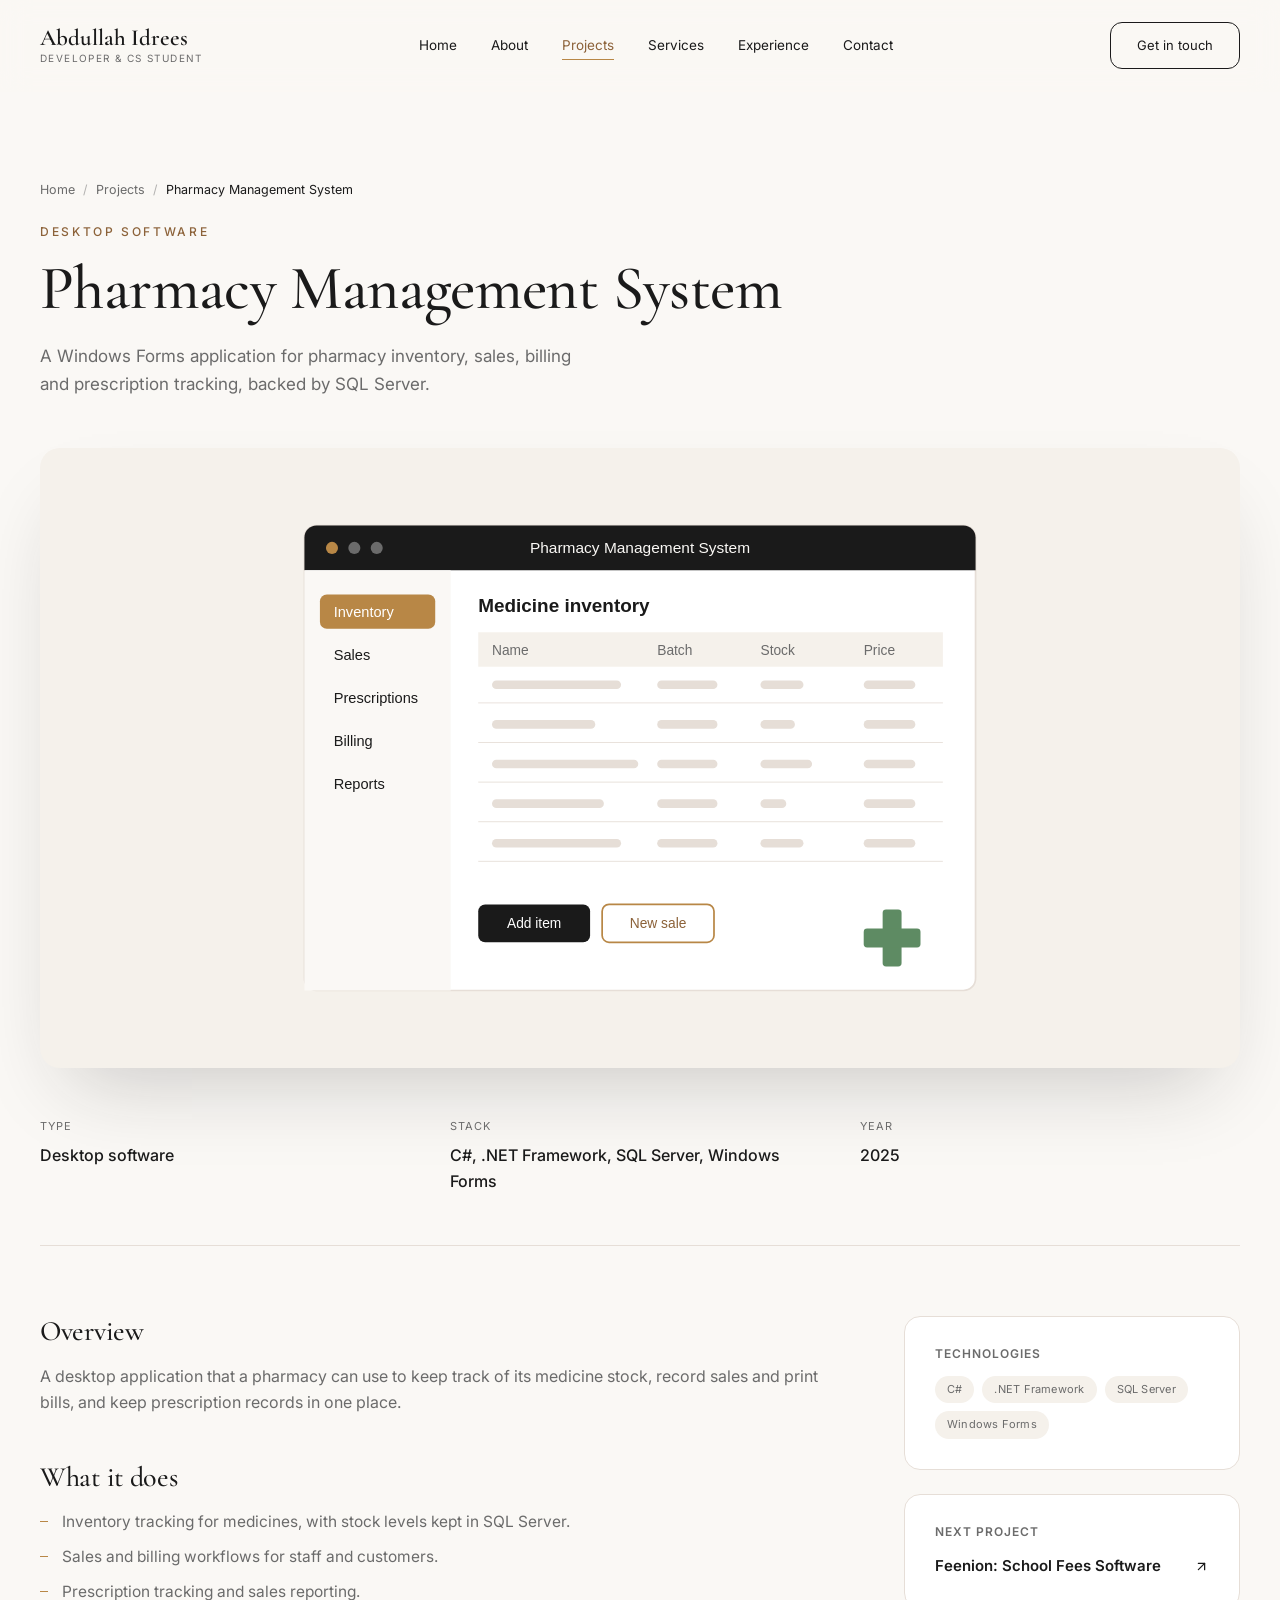
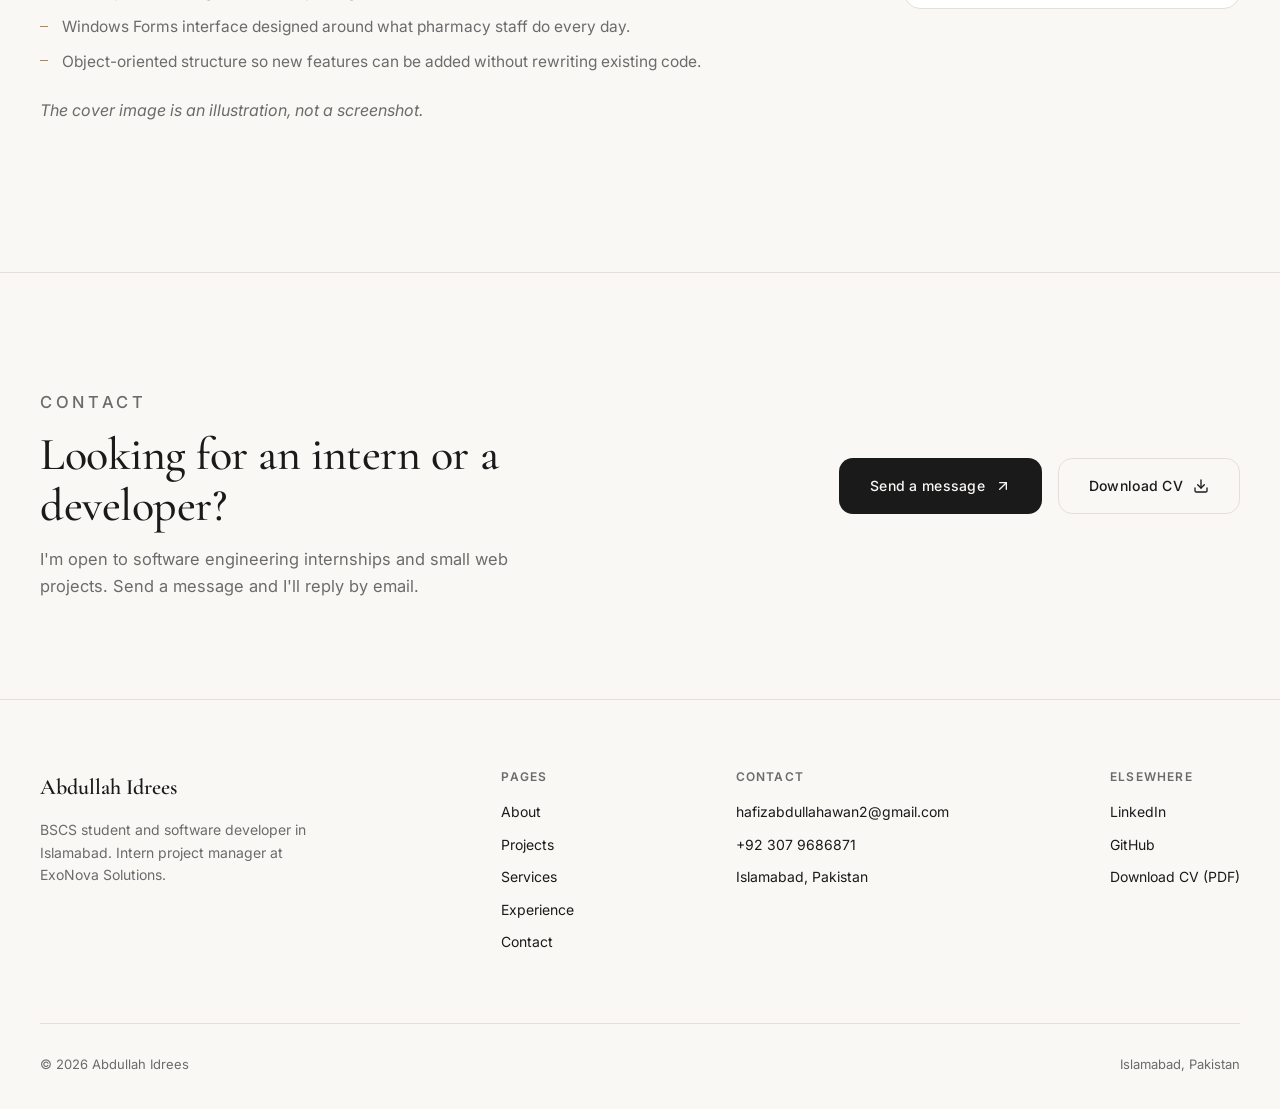
<file: projects/pharmacy-management-system.html>
<!DOCTYPE html>
<html lang="en">
<head>
<meta charset="utf-8">
<meta name="viewport" content="width=device-width, initial-scale=1">
<title>Pharmacy Management System | Project by Abdullah Idrees</title>
<meta name="description" content="A Windows Forms application for pharmacy inventory, sales, billing and prescription tracking, backed by SQL Server.">
<meta name="author" content="Abdullah Idrees">
<meta name="robots" content="index, follow, max-image-preview:large, max-snippet:-1">
<meta name="theme-color" content="#FAF8F5">
<link rel="canonical" href="https://www.abdullahidrees.com/projects/pharmacy-management-system.html">
<meta property="og:type" content="website">
<meta property="og:site_name" content="Abdullah Idrees">
<meta property="og:locale" content="en_US">
<meta property="og:title" content="Pharmacy Management System | Project by Abdullah Idrees">
<meta property="og:description" content="A Windows Forms application for pharmacy inventory, sales, billing and prescription tracking, backed by SQL Server.">
<meta property="og:url" content="https://www.abdullahidrees.com/projects/pharmacy-management-system.html">
<meta property="og:image" content="https://www.abdullahidrees.com/assets/og-image.jpg">
<meta property="og:image:alt" content="Abdullah Idrees, software developer and computer science student in Islamabad">
<meta name="twitter:card" content="summary_large_image">
<meta name="twitter:title" content="Pharmacy Management System | Project by Abdullah Idrees">
<meta name="twitter:description" content="A Windows Forms application for pharmacy inventory, sales, billing and prescription tracking, backed by SQL Server.">
<meta name="twitter:image" content="https://www.abdullahidrees.com/assets/og-image.jpg">
<script type="application/ld+json">{"@context":"https://schema.org","@type":"WebPage","name":"Pharmacy Management System | Project by Abdullah Idrees","url":"https://www.abdullahidrees.com/projects/pharmacy-management-system.html","description":"A Windows Forms application for pharmacy inventory, sales, billing and prescription tracking, backed by SQL Server.","isPartOf":{"@id":"https://www.abdullahidrees.com/#website"},"about":{"@id":"https://www.abdullahidrees.com/#person"}}</script><script type="application/ld+json">{"@context":"https://schema.org","@type":"BreadcrumbList","itemListElement":[{"@type":"ListItem","position":1,"name":"Home","item":"https://www.abdullahidrees.com/"},{"@type":"ListItem","position":2,"name":"Projects","item":"https://www.abdullahidrees.com/projects.html"},{"@type":"ListItem","position":3,"name":"Pharmacy Management System","item":"https://www.abdullahidrees.com/projects/pharmacy-management-system.html"}]}</script><script type="application/ld+json">{"@context":"https://schema.org","@type":"CreativeWork","name":"Pharmacy Management System","description":"A Windows Forms application for pharmacy inventory, sales, billing and prescription tracking, backed by SQL Server.","image":"https://www.abdullahidrees.com/assets/projects/pharmacy-management.svg","creator":{"@id":"https://www.abdullahidrees.com/#person"},"keywords":"C#, .NET Framework, SQL Server, Windows Forms","url":"https://www.abdullahidrees.com/projects/pharmacy-management-system.html","dateCreated":"2025"}</script>
<link rel="icon" href="../assets/favicon/favicon.ico" sizes="48x48">
<link rel="icon" type="image/png" sizes="32x32" href="../assets/favicon/favicon-32x32.png">
<link rel="icon" type="image/png" sizes="16x16" href="../assets/favicon/favicon-16x16.png">
<link rel="apple-touch-icon" href="../assets/favicon/apple-touch-icon.png">
<link rel="manifest" href="../assets/favicon/site.webmanifest">
<link rel="preconnect" href="https://fonts.googleapis.com">
<link rel="preconnect" href="https://fonts.gstatic.com" crossorigin>
<link rel="preload" as="style" href="https://fonts.googleapis.com/css2?family=Cormorant+Garamond:wght@500;600&family=Inter:wght@400;500;600&display=swap" onload="this.rel='stylesheet'">
<noscript><link rel="stylesheet" href="https://fonts.googleapis.com/css2?family=Cormorant+Garamond:wght@500;600&family=Inter:wght@400;500;600&display=swap"></noscript>
<link rel="stylesheet" href="../css/styles.css?v=2">
<script>document.documentElement.classList.add('js')</script>
</head>
<body>
<svg width="0" height="0" style="position:absolute" aria-hidden="true" focusable="false"><defs><symbol id="i-arrow" viewBox="0 0 24 24"><g fill="none" stroke="currentColor" stroke-width="2" stroke-linecap="round" stroke-linejoin="round"><path d="M7 7h10v10"/><path d="M7 17 17 7"/></g></symbol><symbol id="i-download" viewBox="0 0 24 24"><g fill="none" stroke="currentColor" stroke-width="2" stroke-linecap="round" stroke-linejoin="round"><path d="M21 15v4a2 2 0 0 1-2 2H5a2 2 0 0 1-2-2v-4"/><path d="m7 10 5 5 5-5"/><path d="M12 15V3"/></g></symbol><symbol id="i-mail" viewBox="0 0 24 24"><g fill="none" stroke="currentColor" stroke-width="2" stroke-linecap="round" stroke-linejoin="round"><rect x="2" y="4" width="20" height="16" rx="2"/><path d="m22 7-8.97 5.7a1.94 1.94 0 0 1-2.06 0L2 7"/></g></symbol><symbol id="i-phone" viewBox="0 0 24 24"><g fill="none" stroke="currentColor" stroke-width="2" stroke-linecap="round" stroke-linejoin="round"><path d="M22 16.92v3a2 2 0 0 1-2.18 2 19.79 19.79 0 0 1-8.63-3.07 19.5 19.5 0 0 1-6-6 19.79 19.79 0 0 1-3.07-8.67A2 2 0 0 1 4.11 2h3a2 2 0 0 1 2 1.72c.13.96.36 1.9.7 2.81a2 2 0 0 1-.45 2.11L8.09 9.91a16 16 0 0 0 6 6l1.27-1.27a2 2 0 0 1 2.11-.45c.91.34 1.85.57 2.81.7A2 2 0 0 1 22 16.92z"/></g></symbol><symbol id="i-pin" viewBox="0 0 24 24"><g fill="none" stroke="currentColor" stroke-width="2" stroke-linecap="round" stroke-linejoin="round"><path d="M20 10c0 6-8 12-8 12s-8-6-8-12a8 8 0 0 1 16 0Z"/><circle cx="12" cy="10" r="3"/></g></symbol><symbol id="i-menu" viewBox="0 0 24 24"><g fill="none" stroke="currentColor" stroke-width="2" stroke-linecap="round" stroke-linejoin="round"><path d="M4 6h16M4 12h16M4 18h16"/></g></symbol><symbol id="i-close" viewBox="0 0 24 24"><g fill="none" stroke="currentColor" stroke-width="2" stroke-linecap="round" stroke-linejoin="round"><path d="M18 6 6 18M6 6l12 12"/></g></symbol><symbol id="i-send" viewBox="0 0 24 24"><g fill="none" stroke="currentColor" stroke-width="2" stroke-linecap="round" stroke-linejoin="round"><path d="m22 2-7 20-4-9-9-4Z"/><path d="M22 2 11 13"/></g></symbol><symbol id="i-check" viewBox="0 0 24 24"><g fill="none" stroke="currentColor" stroke-width="2" stroke-linecap="round" stroke-linejoin="round"><path d="M20 6 9 17l-5-5"/></g></symbol><symbol id="i-plus" viewBox="0 0 24 24"><g fill="none" stroke="currentColor" stroke-width="2" stroke-linecap="round" stroke-linejoin="round"><path d="M12 5v14M5 12h14"/></g></symbol><symbol id="i-code" viewBox="0 0 24 24"><g fill="none" stroke="currentColor" stroke-width="2" stroke-linecap="round" stroke-linejoin="round"><path d="m16 18 6-6-6-6"/><path d="m8 6-6 6 6 6"/></g></symbol><symbol id="i-monitor" viewBox="0 0 24 24"><g fill="none" stroke="currentColor" stroke-width="2" stroke-linecap="round" stroke-linejoin="round"><rect x="2" y="3" width="20" height="14" rx="2"/><path d="M8 21h8M12 17v4"/></g></symbol><symbol id="i-database" viewBox="0 0 24 24"><g fill="none" stroke="currentColor" stroke-width="2" stroke-linecap="round" stroke-linejoin="round"><ellipse cx="12" cy="5" rx="9" ry="3"/><path d="M3 5v14a9 3 0 0 0 18 0V5"/><path d="M3 12a9 3 0 0 0 18 0"/></g></symbol><symbol id="i-users" viewBox="0 0 24 24"><g fill="none" stroke="currentColor" stroke-width="2" stroke-linecap="round" stroke-linejoin="round"><path d="M16 21v-2a4 4 0 0 0-4-4H6a4 4 0 0 0-4 4v2"/><circle cx="9" cy="7" r="4"/><path d="M22 21v-2a4 4 0 0 0-3-3.87"/><path d="M16 3.13a4 4 0 0 1 0 7.75"/></g></symbol><symbol id="i-linkedin" viewBox="0 0 448 512"><path fill="currentColor" d="M416 32L31.9 32C14.3 32 0 46.5 0 64.3L0 447.7C0 465.5 14.3 480 31.9 480L416 480c17.6 0 32-14.5 32-32.3l0-383.4C448 46.5 433.6 32 416 32zM135.4 416l-66.4 0 0-213.8 66.5 0 0 213.8-.1 0zM102.2 96a38.5 38.5 0 1 1 0 77 38.5 38.5 0 1 1 0-77zM384.3 416l-66.4 0 0-104c0-24.8-.5-56.7-34.5-56.7-34.6 0-39.9 27-39.9 54.9l0 105.8-66.4 0 0-213.8 63.7 0 0 29.2 .9 0c8.9-16.8 30.6-34.5 62.9-34.5 67.2 0 79.7 44.3 79.7 101.9l0 117.2z"/></symbol><symbol id="i-github" viewBox="0 0 24 24"><path fill="currentColor" d="M12 .297c-6.63 0-12 5.373-12 12 0 5.303 3.438 9.8 8.205 11.385.6.113.82-.258.82-.577 0-.285-.01-1.04-.015-2.04-3.338.724-4.042-1.61-4.042-1.61C4.422 18.07 3.633 17.7 3.633 17.7c-1.087-.744.084-.729.084-.729 1.205.084 1.838 1.236 1.838 1.236 1.07 1.835 2.809 1.305 3.495.998.108-.776.417-1.305.76-1.605-2.665-.3-5.466-1.332-5.466-5.93 0-1.31.465-2.38 1.235-3.22-.135-.303-.54-1.523.105-3.176 0 0 1.005-.322 3.3 1.23.96-.267 1.98-.399 3-.405 1.02.006 2.04.138 3 .405 2.28-1.552 3.285-1.23 3.285-1.23.645 1.653.24 2.873.12 3.176.765.84 1.23 1.91 1.23 3.22 0 4.61-2.805 5.625-5.475 5.92.42.36.81 1.096.81 2.22 0 1.606-.015 2.896-.015 3.286 0 .315.21.69.825.57C20.565 22.092 24 17.592 24 12.297c0-6.627-5.373-12-12-12"/></symbol><symbol id="i-facebook" viewBox="0 0 24 24"><path fill="currentColor" d="M9.101 23.691v-7.98H6.627v-3.667h2.474v-1.58c0-4.085 1.848-5.978 5.858-5.978.401 0 .955.042 1.468.103a8.68 8.68 0 0 1 1.141.195v3.325a8.623 8.623 0 0 0-.653-.036 26.805 26.805 0 0 0-.733-.009c-.707 0-1.259.096-1.675.309a1.686 1.686 0 0 0-.679.622c-.258.42-.374.995-.374 1.752v1.297h3.919l-.386 2.103-.287 1.564h-3.246v8.245C19.396 23.238 24 18.179 24 12.044c0-6.627-5.373-12-12-12s-12 5.373-12 12c0 5.628 3.874 10.35 9.101 11.647Z"/></symbol><symbol id="i-whatsapp" viewBox="0 0 24 24"><path fill="currentColor" d="M17.472 14.382c-.297-.149-1.758-.867-2.03-.967-.273-.099-.471-.148-.67.15-.197.297-.767.966-.94 1.164-.173.199-.347.223-.644.075-.297-.15-1.255-.463-2.39-1.475-.883-.788-1.48-1.761-1.653-2.059-.173-.297-.018-.458.13-.606.134-.133.298-.347.446-.52.149-.174.198-.298.298-.497.099-.198.05-.371-.025-.52-.075-.149-.669-1.612-.916-2.207-.242-.579-.487-.5-.669-.51-.173-.008-.371-.01-.57-.01-.198 0-.52.074-.792.372-.272.297-1.04 1.016-1.04 2.479 0 1.462 1.065 2.875 1.213 3.074.149.198 2.096 3.2 5.077 4.487.709.306 1.262.489 1.694.625.712.227 1.36.195 1.871.118.571-.085 1.758-.719 2.006-1.413.248-.694.248-1.289.173-1.413-.074-.124-.272-.198-.57-.347m-5.421 7.403h-.004a9.87 9.87 0 01-5.031-1.378l-.361-.214-3.741.982.998-3.648-.235-.374a9.86 9.86 0 01-1.51-5.26c.001-5.45 4.436-9.884 9.888-9.884 2.64 0 5.122 1.03 6.988 2.898a9.825 9.825 0 012.893 6.994c-.003 5.45-4.437 9.884-9.885 9.884m8.413-18.297A11.815 11.815 0 0012.05 0C5.495 0 .16 5.335.157 11.892c0 2.096.547 4.142 1.588 5.945L.057 24l6.305-1.654a11.882 11.882 0 005.683 1.448h.005c6.554 0 11.89-5.335 11.893-11.893a11.821 11.821 0 00-3.48-8.413Z"/></symbol></defs></svg>
<a class="skip-link" href="#main">Skip to content</a>
<header id="siteHeader">
  <div class="nav">
    <a href="../index.html" class="logo" aria-label="Abdullah Idrees, home">
      <span class="name">Abdullah Idrees</span>
      <span class="role">Developer &amp; CS student</span>
    </a>
    <nav class="nav-links" id="primaryNav" aria-label="Primary"><a href="../index.html">Home</a><a href="../about.html">About</a><a href="../projects.html" aria-current="page">Projects</a><a href="../services.html">Services</a><a href="../experience.html">Experience</a><a href="../contact.html">Contact</a></nav>
    <div class="nav-right">
      <a href="../contact.html" class="cta-nav">Get in touch</a>
      <button class="menu-btn" id="menuBtn" type="button" aria-label="Open menu" aria-expanded="false" aria-controls="primaryNav"><svg class="ic i-open" width="22" height="22" aria-hidden="true" focusable="false"><use href="#i-menu"/></svg><svg class="ic i-close" width="22" height="22" aria-hidden="true" focusable="false"><use href="#i-close"/></svg></button>
    </div>
  </div>
</header>
<main id="main">
<section class="page-hero pb0"><div class="wrap">
<nav class="breadcrumb" aria-label="Breadcrumb"><a href="../index.html">Home</a><span class="sep">/</span><a href="../projects.html">Projects</a><span class="sep">/</span><span class="current">Pharmacy Management System</span></nav>
<p class="eyebrow">Desktop software</p><h1>Pharmacy Management System</h1><p class="lead">A Windows Forms application for pharmacy inventory, sales, billing and prescription tracking, backed by SQL Server.</p>
<div class="project-hero-img"><img src="../assets/projects/pharmacy-management.svg" alt="Illustration of the Pharmacy Management System inventory screen" width="960" height="720" decoding="async" fetchpriority="high"></div>
</div></section>
<section class="pt0"><div class="wrap">
<div class="project-meta-grid"><div><div class="m-label">Type</div><div class="m-value">Desktop software</div></div><div><div class="m-label">Stack</div><div class="m-value">C#, .NET Framework, SQL Server, Windows Forms</div></div><div><div class="m-label">Year</div><div class="m-value">2025</div></div></div>
<div class="article-grid"><div class="article-body">
<h2>Overview</h2><p>A desktop application that a pharmacy can use to keep track of its medicine stock, record sales and print bills, and keep prescription records in one place.</p>
<h2>What it does</h2><ul class="bullets"><li>Inventory tracking for medicines, with stock levels kept in SQL Server.</li><li>Sales and billing workflows for staff and customers.</li><li>Prescription tracking and sales reporting.</li><li>Windows Forms interface designed around what pharmacy staff do every day.</li><li>Object-oriented structure so new features can be added without rewriting existing code.</li></ul><p class="proj-note">The cover image is an illustration, not a screenshot.</p>

</div>
<aside class="article-side">
<div class="side-box"><h2>Technologies</h2><ul class="badges"><li class="badge">C#</li><li class="badge">.NET Framework</li><li class="badge">SQL Server</li><li class="badge">Windows Forms</li></ul></div>
<div class="side-box"><h2>Next project</h2><a class="next-link" href="../projects/feenion-school-fees-software.html">Feenion: School Fees Software <svg class="ic " width="15" height="15" aria-hidden="true" focusable="false"><use href="#i-arrow"/></svg></a></div>
</aside></div></div></section>
<section class="contact-cta"><div class="wrap cta-inner">
<div><p class="eyebrow">Contact</p><h2>Looking for an intern or a developer?</h2>
<p>I'm open to software engineering internships and small web projects. Send a message and I'll reply by email.</p></div>
<div class="hero-actions"><a href="../contact.html" class="btn btn-primary">Send a message <svg class="ic " width="16" height="16" aria-hidden="true" focusable="false"><use href="#i-arrow"/></svg></a><a href="../assets/CV_Hafiz_M_Abdullah.pdf" class="btn btn-outline" download>Download CV <svg class="ic " width="16" height="16" aria-hidden="true" focusable="false"><use href="#i-download"/></svg></a></div>
</div></section>
</main>
<footer>
  <div class="wrap">
    <div class="footer-top">
      <div class="footer-col footer-about">
        <span class="name">Abdullah Idrees</span>
        <p>BSCS student and software developer in Islamabad. Intern project manager at ExoNova Solutions.</p>
      </div>
      <div class="footer-col">
        <h2>Pages</h2>
        <ul><li><a href="../about.html">About</a></li><li><a href="../projects.html">Projects</a></li><li><a href="../services.html">Services</a></li><li><a href="../experience.html">Experience</a></li><li><a href="../contact.html">Contact</a></li></ul>
      </div>
      <div class="footer-col">
        <h2>Contact</h2>
        <ul>
          <li><a href="mailto:hafizabdullahawan2@gmail.com">hafizabdullahawan2@gmail.com</a></li>
          <li><a href="tel:+923079686871">+92 307 9686871</a></li>
          <li>Islamabad, Pakistan</li>
        </ul>
      </div>
      <div class="footer-col">
        <h2>Elsewhere</h2>
        <ul>
          <li><a href="https://www.linkedin.com/in/hafiz-muhammad-abdullah-idrees-b617a0389" target="_blank" rel="me noopener noreferrer">LinkedIn</a></li>
          <li><a href="https://github.com/hafizabdullahawan" target="_blank" rel="me noopener noreferrer">GitHub</a></li>
          <li><a href="../assets/CV_Hafiz_M_Abdullah.pdf" download>Download CV (PDF)</a></li>
        </ul>
      </div>
    </div>
    <div class="footer-bottom">
      <span>© 2026 Abdullah Idrees</span>
      <span>Islamabad, Pakistan</span>
    </div>
  </div>
</footer>
<script src="../js/script.js?v=2" defer></script>
</body>
</html>
</file>
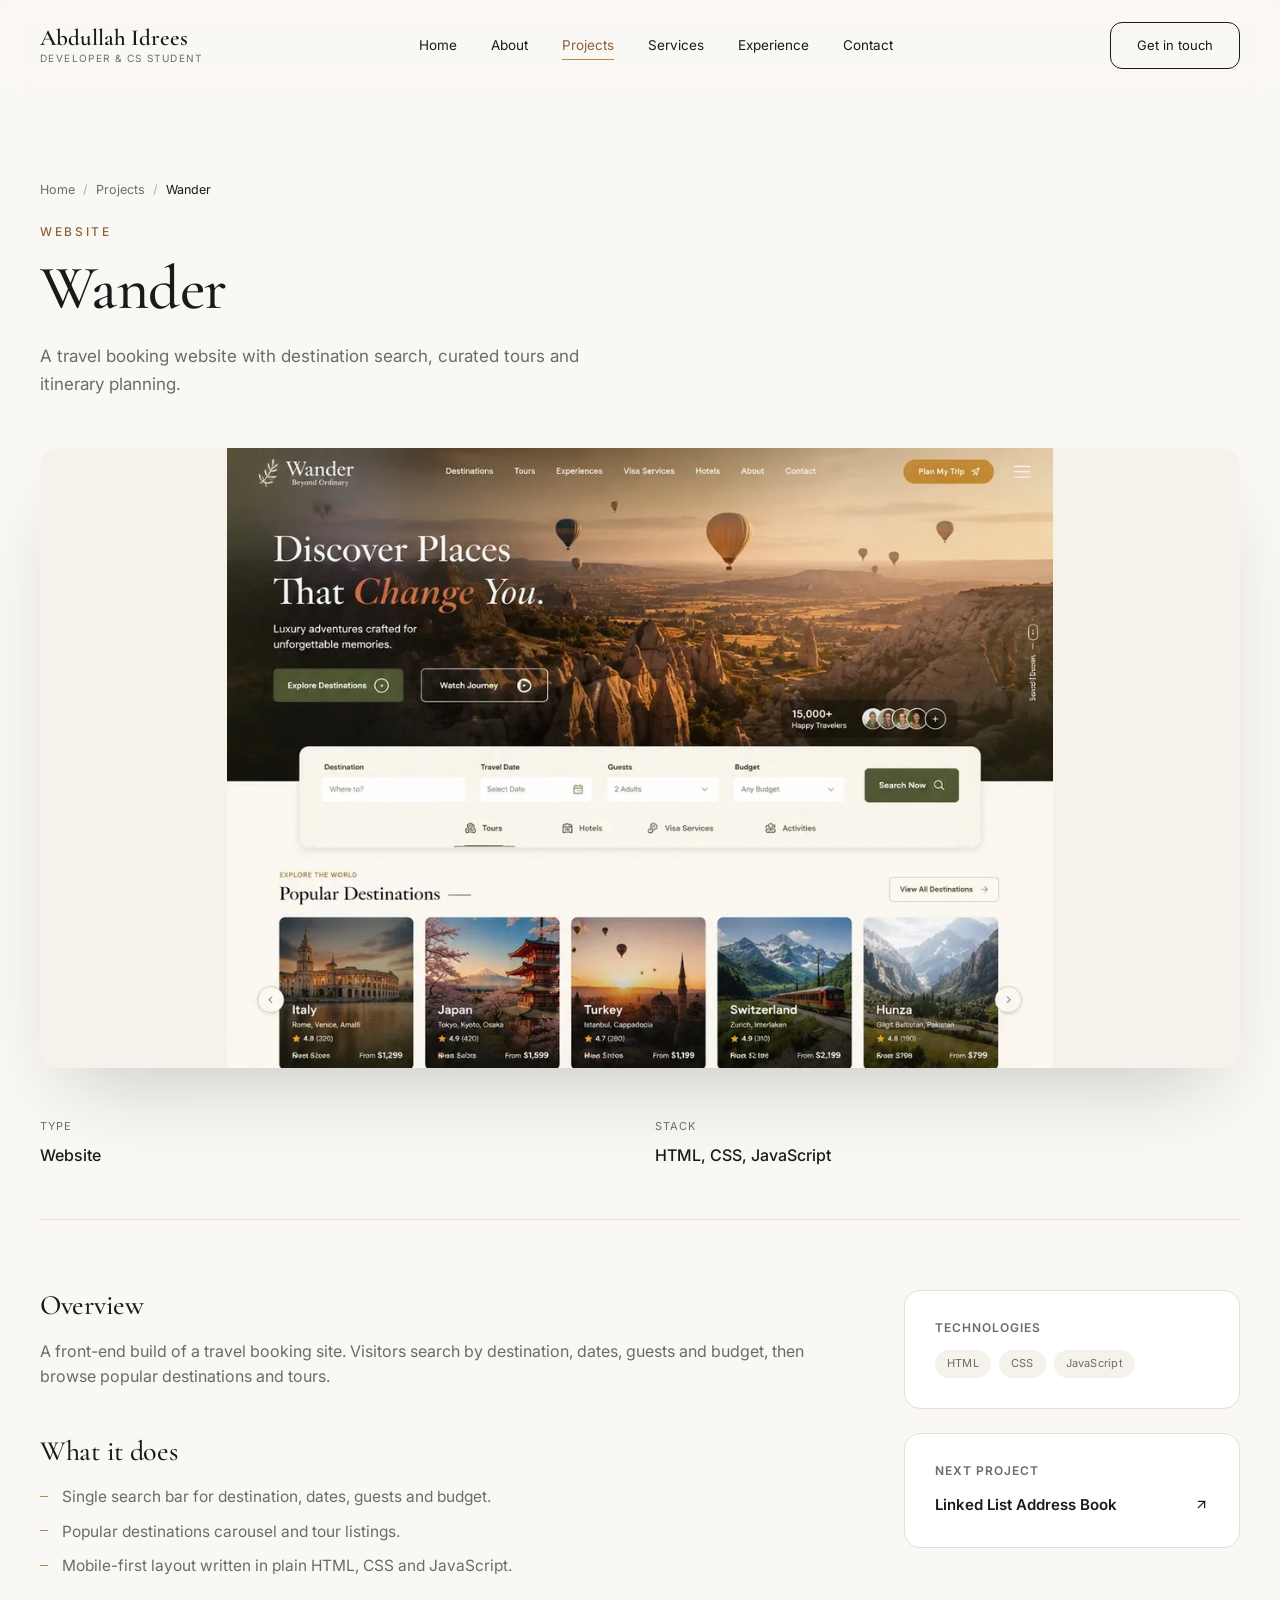
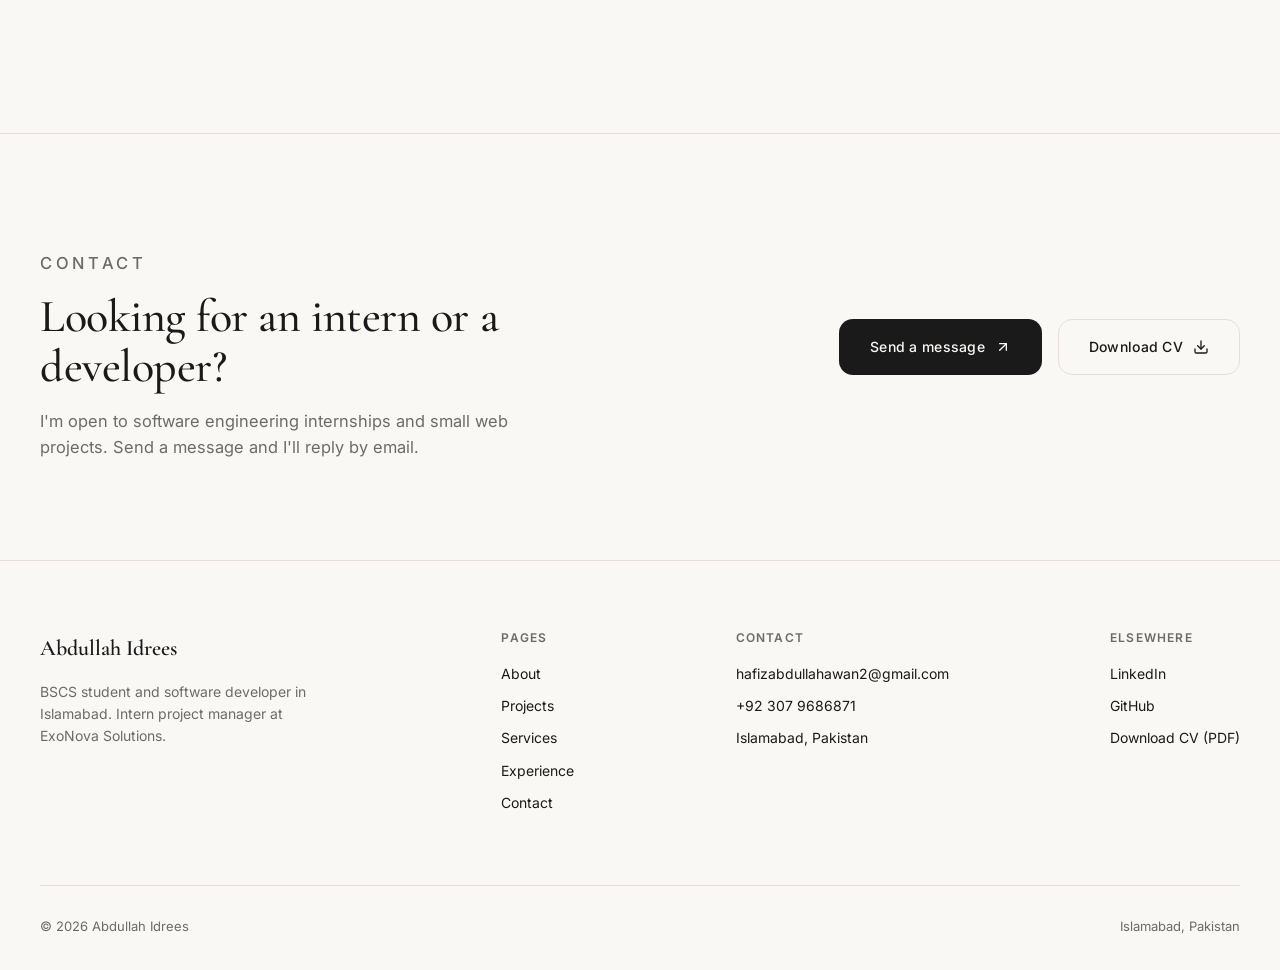
<file: projects/wander-travel-website.html>
<!DOCTYPE html>
<html lang="en">
<head>
<meta charset="utf-8">
<meta name="viewport" content="width=device-width, initial-scale=1">
<title>Wander | Project by Abdullah Idrees</title>
<meta name="description" content="A travel booking website with destination search, curated tours and itinerary planning.">
<meta name="author" content="Abdullah Idrees">
<meta name="robots" content="index, follow, max-image-preview:large, max-snippet:-1">
<meta name="theme-color" content="#FAF8F5">
<link rel="canonical" href="https://www.abdullahidrees.com/projects/wander-travel-website.html">
<meta property="og:type" content="website">
<meta property="og:site_name" content="Abdullah Idrees">
<meta property="og:locale" content="en_US">
<meta property="og:title" content="Wander | Project by Abdullah Idrees">
<meta property="og:description" content="A travel booking website with destination search, curated tours and itinerary planning.">
<meta property="og:url" content="https://www.abdullahidrees.com/projects/wander-travel-website.html">
<meta property="og:image" content="https://www.abdullahidrees.com/assets/projects/wander.webp">
<meta property="og:image:alt" content="Abdullah Idrees, software developer and computer science student in Islamabad">
<meta name="twitter:card" content="summary_large_image">
<meta name="twitter:title" content="Wander | Project by Abdullah Idrees">
<meta name="twitter:description" content="A travel booking website with destination search, curated tours and itinerary planning.">
<meta name="twitter:image" content="https://www.abdullahidrees.com/assets/projects/wander.webp">
<script type="application/ld+json">{"@context":"https://schema.org","@type":"WebPage","name":"Wander | Project by Abdullah Idrees","url":"https://www.abdullahidrees.com/projects/wander-travel-website.html","description":"A travel booking website with destination search, curated tours and itinerary planning.","isPartOf":{"@id":"https://www.abdullahidrees.com/#website"},"about":{"@id":"https://www.abdullahidrees.com/#person"}}</script><script type="application/ld+json">{"@context":"https://schema.org","@type":"BreadcrumbList","itemListElement":[{"@type":"ListItem","position":1,"name":"Home","item":"https://www.abdullahidrees.com/"},{"@type":"ListItem","position":2,"name":"Projects","item":"https://www.abdullahidrees.com/projects.html"},{"@type":"ListItem","position":3,"name":"Wander","item":"https://www.abdullahidrees.com/projects/wander-travel-website.html"}]}</script><script type="application/ld+json">{"@context":"https://schema.org","@type":"CreativeWork","name":"Wander","description":"A travel booking website with destination search, curated tours and itinerary planning.","image":"https://www.abdullahidrees.com/assets/projects/wander.webp","creator":{"@id":"https://www.abdullahidrees.com/#person"},"keywords":"HTML, CSS, JavaScript","url":"https://www.abdullahidrees.com/projects/wander-travel-website.html"}</script>
<link rel="icon" href="../assets/favicon/favicon.ico" sizes="48x48">
<link rel="icon" type="image/png" sizes="32x32" href="../assets/favicon/favicon-32x32.png">
<link rel="icon" type="image/png" sizes="16x16" href="../assets/favicon/favicon-16x16.png">
<link rel="apple-touch-icon" href="../assets/favicon/apple-touch-icon.png">
<link rel="manifest" href="../assets/favicon/site.webmanifest">
<link rel="preconnect" href="https://fonts.googleapis.com">
<link rel="preconnect" href="https://fonts.gstatic.com" crossorigin>
<link rel="preload" as="style" href="https://fonts.googleapis.com/css2?family=Cormorant+Garamond:wght@500;600&family=Inter:wght@400;500;600&display=swap" onload="this.rel='stylesheet'">
<noscript><link rel="stylesheet" href="https://fonts.googleapis.com/css2?family=Cormorant+Garamond:wght@500;600&family=Inter:wght@400;500;600&display=swap"></noscript>
<link rel="stylesheet" href="../css/styles.css?v=2">
<script>document.documentElement.classList.add('js')</script>
</head>
<body>
<svg width="0" height="0" style="position:absolute" aria-hidden="true" focusable="false"><defs><symbol id="i-arrow" viewBox="0 0 24 24"><g fill="none" stroke="currentColor" stroke-width="2" stroke-linecap="round" stroke-linejoin="round"><path d="M7 7h10v10"/><path d="M7 17 17 7"/></g></symbol><symbol id="i-download" viewBox="0 0 24 24"><g fill="none" stroke="currentColor" stroke-width="2" stroke-linecap="round" stroke-linejoin="round"><path d="M21 15v4a2 2 0 0 1-2 2H5a2 2 0 0 1-2-2v-4"/><path d="m7 10 5 5 5-5"/><path d="M12 15V3"/></g></symbol><symbol id="i-mail" viewBox="0 0 24 24"><g fill="none" stroke="currentColor" stroke-width="2" stroke-linecap="round" stroke-linejoin="round"><rect x="2" y="4" width="20" height="16" rx="2"/><path d="m22 7-8.97 5.7a1.94 1.94 0 0 1-2.06 0L2 7"/></g></symbol><symbol id="i-phone" viewBox="0 0 24 24"><g fill="none" stroke="currentColor" stroke-width="2" stroke-linecap="round" stroke-linejoin="round"><path d="M22 16.92v3a2 2 0 0 1-2.18 2 19.79 19.79 0 0 1-8.63-3.07 19.5 19.5 0 0 1-6-6 19.79 19.79 0 0 1-3.07-8.67A2 2 0 0 1 4.11 2h3a2 2 0 0 1 2 1.72c.13.96.36 1.9.7 2.81a2 2 0 0 1-.45 2.11L8.09 9.91a16 16 0 0 0 6 6l1.27-1.27a2 2 0 0 1 2.11-.45c.91.34 1.85.57 2.81.7A2 2 0 0 1 22 16.92z"/></g></symbol><symbol id="i-pin" viewBox="0 0 24 24"><g fill="none" stroke="currentColor" stroke-width="2" stroke-linecap="round" stroke-linejoin="round"><path d="M20 10c0 6-8 12-8 12s-8-6-8-12a8 8 0 0 1 16 0Z"/><circle cx="12" cy="10" r="3"/></g></symbol><symbol id="i-menu" viewBox="0 0 24 24"><g fill="none" stroke="currentColor" stroke-width="2" stroke-linecap="round" stroke-linejoin="round"><path d="M4 6h16M4 12h16M4 18h16"/></g></symbol><symbol id="i-close" viewBox="0 0 24 24"><g fill="none" stroke="currentColor" stroke-width="2" stroke-linecap="round" stroke-linejoin="round"><path d="M18 6 6 18M6 6l12 12"/></g></symbol><symbol id="i-send" viewBox="0 0 24 24"><g fill="none" stroke="currentColor" stroke-width="2" stroke-linecap="round" stroke-linejoin="round"><path d="m22 2-7 20-4-9-9-4Z"/><path d="M22 2 11 13"/></g></symbol><symbol id="i-check" viewBox="0 0 24 24"><g fill="none" stroke="currentColor" stroke-width="2" stroke-linecap="round" stroke-linejoin="round"><path d="M20 6 9 17l-5-5"/></g></symbol><symbol id="i-plus" viewBox="0 0 24 24"><g fill="none" stroke="currentColor" stroke-width="2" stroke-linecap="round" stroke-linejoin="round"><path d="M12 5v14M5 12h14"/></g></symbol><symbol id="i-code" viewBox="0 0 24 24"><g fill="none" stroke="currentColor" stroke-width="2" stroke-linecap="round" stroke-linejoin="round"><path d="m16 18 6-6-6-6"/><path d="m8 6-6 6 6 6"/></g></symbol><symbol id="i-monitor" viewBox="0 0 24 24"><g fill="none" stroke="currentColor" stroke-width="2" stroke-linecap="round" stroke-linejoin="round"><rect x="2" y="3" width="20" height="14" rx="2"/><path d="M8 21h8M12 17v4"/></g></symbol><symbol id="i-database" viewBox="0 0 24 24"><g fill="none" stroke="currentColor" stroke-width="2" stroke-linecap="round" stroke-linejoin="round"><ellipse cx="12" cy="5" rx="9" ry="3"/><path d="M3 5v14a9 3 0 0 0 18 0V5"/><path d="M3 12a9 3 0 0 0 18 0"/></g></symbol><symbol id="i-users" viewBox="0 0 24 24"><g fill="none" stroke="currentColor" stroke-width="2" stroke-linecap="round" stroke-linejoin="round"><path d="M16 21v-2a4 4 0 0 0-4-4H6a4 4 0 0 0-4 4v2"/><circle cx="9" cy="7" r="4"/><path d="M22 21v-2a4 4 0 0 0-3-3.87"/><path d="M16 3.13a4 4 0 0 1 0 7.75"/></g></symbol><symbol id="i-linkedin" viewBox="0 0 448 512"><path fill="currentColor" d="M416 32L31.9 32C14.3 32 0 46.5 0 64.3L0 447.7C0 465.5 14.3 480 31.9 480L416 480c17.6 0 32-14.5 32-32.3l0-383.4C448 46.5 433.6 32 416 32zM135.4 416l-66.4 0 0-213.8 66.5 0 0 213.8-.1 0zM102.2 96a38.5 38.5 0 1 1 0 77 38.5 38.5 0 1 1 0-77zM384.3 416l-66.4 0 0-104c0-24.8-.5-56.7-34.5-56.7-34.6 0-39.9 27-39.9 54.9l0 105.8-66.4 0 0-213.8 63.7 0 0 29.2 .9 0c8.9-16.8 30.6-34.5 62.9-34.5 67.2 0 79.7 44.3 79.7 101.9l0 117.2z"/></symbol><symbol id="i-github" viewBox="0 0 24 24"><path fill="currentColor" d="M12 .297c-6.63 0-12 5.373-12 12 0 5.303 3.438 9.8 8.205 11.385.6.113.82-.258.82-.577 0-.285-.01-1.04-.015-2.04-3.338.724-4.042-1.61-4.042-1.61C4.422 18.07 3.633 17.7 3.633 17.7c-1.087-.744.084-.729.084-.729 1.205.084 1.838 1.236 1.838 1.236 1.07 1.835 2.809 1.305 3.495.998.108-.776.417-1.305.76-1.605-2.665-.3-5.466-1.332-5.466-5.93 0-1.31.465-2.38 1.235-3.22-.135-.303-.54-1.523.105-3.176 0 0 1.005-.322 3.3 1.23.96-.267 1.98-.399 3-.405 1.02.006 2.04.138 3 .405 2.28-1.552 3.285-1.23 3.285-1.23.645 1.653.24 2.873.12 3.176.765.84 1.23 1.91 1.23 3.22 0 4.61-2.805 5.625-5.475 5.92.42.36.81 1.096.81 2.22 0 1.606-.015 2.896-.015 3.286 0 .315.21.69.825.57C20.565 22.092 24 17.592 24 12.297c0-6.627-5.373-12-12-12"/></symbol><symbol id="i-facebook" viewBox="0 0 24 24"><path fill="currentColor" d="M9.101 23.691v-7.98H6.627v-3.667h2.474v-1.58c0-4.085 1.848-5.978 5.858-5.978.401 0 .955.042 1.468.103a8.68 8.68 0 0 1 1.141.195v3.325a8.623 8.623 0 0 0-.653-.036 26.805 26.805 0 0 0-.733-.009c-.707 0-1.259.096-1.675.309a1.686 1.686 0 0 0-.679.622c-.258.42-.374.995-.374 1.752v1.297h3.919l-.386 2.103-.287 1.564h-3.246v8.245C19.396 23.238 24 18.179 24 12.044c0-6.627-5.373-12-12-12s-12 5.373-12 12c0 5.628 3.874 10.35 9.101 11.647Z"/></symbol><symbol id="i-whatsapp" viewBox="0 0 24 24"><path fill="currentColor" d="M17.472 14.382c-.297-.149-1.758-.867-2.03-.967-.273-.099-.471-.148-.67.15-.197.297-.767.966-.94 1.164-.173.199-.347.223-.644.075-.297-.15-1.255-.463-2.39-1.475-.883-.788-1.48-1.761-1.653-2.059-.173-.297-.018-.458.13-.606.134-.133.298-.347.446-.52.149-.174.198-.298.298-.497.099-.198.05-.371-.025-.52-.075-.149-.669-1.612-.916-2.207-.242-.579-.487-.5-.669-.51-.173-.008-.371-.01-.57-.01-.198 0-.52.074-.792.372-.272.297-1.04 1.016-1.04 2.479 0 1.462 1.065 2.875 1.213 3.074.149.198 2.096 3.2 5.077 4.487.709.306 1.262.489 1.694.625.712.227 1.36.195 1.871.118.571-.085 1.758-.719 2.006-1.413.248-.694.248-1.289.173-1.413-.074-.124-.272-.198-.57-.347m-5.421 7.403h-.004a9.87 9.87 0 01-5.031-1.378l-.361-.214-3.741.982.998-3.648-.235-.374a9.86 9.86 0 01-1.51-5.26c.001-5.45 4.436-9.884 9.888-9.884 2.64 0 5.122 1.03 6.988 2.898a9.825 9.825 0 012.893 6.994c-.003 5.45-4.437 9.884-9.885 9.884m8.413-18.297A11.815 11.815 0 0012.05 0C5.495 0 .16 5.335.157 11.892c0 2.096.547 4.142 1.588 5.945L.057 24l6.305-1.654a11.882 11.882 0 005.683 1.448h.005c6.554 0 11.89-5.335 11.893-11.893a11.821 11.821 0 00-3.48-8.413Z"/></symbol></defs></svg>
<a class="skip-link" href="#main">Skip to content</a>
<header id="siteHeader">
  <div class="nav">
    <a href="../index.html" class="logo" aria-label="Abdullah Idrees, home">
      <span class="name">Abdullah Idrees</span>
      <span class="role">Developer &amp; CS student</span>
    </a>
    <nav class="nav-links" id="primaryNav" aria-label="Primary"><a href="../index.html">Home</a><a href="../about.html">About</a><a href="../projects.html" aria-current="page">Projects</a><a href="../services.html">Services</a><a href="../experience.html">Experience</a><a href="../contact.html">Contact</a></nav>
    <div class="nav-right">
      <a href="../contact.html" class="cta-nav">Get in touch</a>
      <button class="menu-btn" id="menuBtn" type="button" aria-label="Open menu" aria-expanded="false" aria-controls="primaryNav"><svg class="ic i-open" width="22" height="22" aria-hidden="true" focusable="false"><use href="#i-menu"/></svg><svg class="ic i-close" width="22" height="22" aria-hidden="true" focusable="false"><use href="#i-close"/></svg></button>
    </div>
  </div>
</header>
<main id="main">
<section class="page-hero pb0"><div class="wrap">
<nav class="breadcrumb" aria-label="Breadcrumb"><a href="../index.html">Home</a><span class="sep">/</span><a href="../projects.html">Projects</a><span class="sep">/</span><span class="current">Wander</span></nav>
<p class="eyebrow">Website</p><h1>Wander</h1><p class="lead">A travel booking website with destination search, curated tours and itinerary planning.</p>
<div class="project-hero-img"><img src="../assets/projects/wander.webp" alt="Wander travel booking website homepage" width="960" height="720" decoding="async" fetchpriority="high"></div>
</div></section>
<section class="pt0"><div class="wrap">
<div class="project-meta-grid"><div><div class="m-label">Type</div><div class="m-value">Website</div></div><div><div class="m-label">Stack</div><div class="m-value">HTML, CSS, JavaScript</div></div></div>
<div class="article-grid"><div class="article-body">
<h2>Overview</h2><p>A front-end build of a travel booking site. Visitors search by destination, dates, guests and budget, then browse popular destinations and tours.</p>
<h2>What it does</h2><ul class="bullets"><li>Single search bar for destination, dates, guests and budget.</li><li>Popular destinations carousel and tour listings.</li><li>Mobile-first layout written in plain HTML, CSS and JavaScript.</li></ul>

</div>
<aside class="article-side">
<div class="side-box"><h2>Technologies</h2><ul class="badges"><li class="badge">HTML</li><li class="badge">CSS</li><li class="badge">JavaScript</li></ul></div>
<div class="side-box"><h2>Next project</h2><a class="next-link" href="../projects/linked-list-address-book.html">Linked List Address Book <svg class="ic " width="15" height="15" aria-hidden="true" focusable="false"><use href="#i-arrow"/></svg></a></div>
</aside></div></div></section>
<section class="contact-cta"><div class="wrap cta-inner">
<div><p class="eyebrow">Contact</p><h2>Looking for an intern or a developer?</h2>
<p>I'm open to software engineering internships and small web projects. Send a message and I'll reply by email.</p></div>
<div class="hero-actions"><a href="../contact.html" class="btn btn-primary">Send a message <svg class="ic " width="16" height="16" aria-hidden="true" focusable="false"><use href="#i-arrow"/></svg></a><a href="../assets/CV_Hafiz_M_Abdullah.pdf" class="btn btn-outline" download>Download CV <svg class="ic " width="16" height="16" aria-hidden="true" focusable="false"><use href="#i-download"/></svg></a></div>
</div></section>
</main>
<footer>
  <div class="wrap">
    <div class="footer-top">
      <div class="footer-col footer-about">
        <span class="name">Abdullah Idrees</span>
        <p>BSCS student and software developer in Islamabad. Intern project manager at ExoNova Solutions.</p>
      </div>
      <div class="footer-col">
        <h2>Pages</h2>
        <ul><li><a href="../about.html">About</a></li><li><a href="../projects.html">Projects</a></li><li><a href="../services.html">Services</a></li><li><a href="../experience.html">Experience</a></li><li><a href="../contact.html">Contact</a></li></ul>
      </div>
      <div class="footer-col">
        <h2>Contact</h2>
        <ul>
          <li><a href="mailto:hafizabdullahawan2@gmail.com">hafizabdullahawan2@gmail.com</a></li>
          <li><a href="tel:+923079686871">+92 307 9686871</a></li>
          <li>Islamabad, Pakistan</li>
        </ul>
      </div>
      <div class="footer-col">
        <h2>Elsewhere</h2>
        <ul>
          <li><a href="https://www.linkedin.com/in/hafiz-muhammad-abdullah-idrees-b617a0389" target="_blank" rel="me noopener noreferrer">LinkedIn</a></li>
          <li><a href="https://github.com/hafizabdullahawan" target="_blank" rel="me noopener noreferrer">GitHub</a></li>
          <li><a href="../assets/CV_Hafiz_M_Abdullah.pdf" download>Download CV (PDF)</a></li>
        </ul>
      </div>
    </div>
    <div class="footer-bottom">
      <span>© 2026 Abdullah Idrees</span>
      <span>Islamabad, Pakistan</span>
    </div>
  </div>
</footer>
<script src="../js/script.js?v=2" defer></script>
</body>
</html>
</file>
<file: css/styles.css>
:root{
  --bg:#FAF8F5;
  --bg-secondary:#F5F1EB;
  --card:#FFFFFF;
  --text:#1A1A1A;
  --text-secondary:#6B6B6B;
  --gold:#B88746;
  --gold-text:#8C6239;
  --gold-dark:#8C6239;
  --border:#E6DED7;
  --hover:#A87436;
  --success:#5E8B63;
  --ease:cubic-bezier(0.16,1,0.3,1);
}

*{box-sizing:border-box;margin:0;padding:0;}
html{scroll-behavior:smooth;}
body{
  background:var(--bg);
  color:var(--text);
  font-family:'Inter',sans-serif;
  font-weight:400;
  line-height:1.6;
  -webkit-font-smoothing:antialiased;
  overflow-x:hidden;
}
img{max-width:100%;display:block;}
a{color:inherit;text-decoration:none;}
ul{list-style:none;}

.wrap{max-width:1320px;margin:0 auto;padding:0 40px;}

h1,h2,h3,h4{
  font-family:'Cormorant Garamond',serif;
  font-weight:500;
  letter-spacing:-0.01em;
  line-height:1.1;
}

.eyebrow{
  font-family:'Inter',sans-serif;
  font-size:12px;
  letter-spacing:0.22em;
  text-transform:uppercase;
  color:var(--gold-dark);
  font-weight:500;
}

.gold{color:var(--gold);font-style:italic;}

.btn{
  display:inline-flex;
  align-items:center;
  gap:10px;
  padding:16px 30px;
  border-radius:14px;
  font-size:14px;
  letter-spacing:0.02em;
  font-weight:500;
  cursor:pointer;
  transition:all .5s var(--ease);
  border:1px solid transparent;
  white-space:nowrap;
  position:relative;
  overflow:hidden;
}
.btn-primary{background:var(--text);color:var(--bg);}
.btn-primary:hover{background:var(--gold-dark);transform:translateY(-2px);}
.btn-outline{border-color:var(--border);color:var(--text);background:transparent;}
.btn-outline:hover{border-color:var(--gold);color:var(--gold-dark);transform:translateY(-2px);}

/* ---------- HEADER ---------- */
header{
  position:fixed;top:0;left:0;right:0;z-index:100;
  background:rgba(250,248,245,0.82);
  backdrop-filter:blur(14px);
  border-bottom:1px solid transparent;
  transition:border-color .4s ease, background .4s ease;
}
header.scrolled{border-bottom-color:var(--border);}
.nav{
  display:flex;align-items:center;justify-content:space-between;
  padding:22px 40px;max-width:1320px;margin:0 auto;
}
.logo{display:flex;flex-direction:column;line-height:1;}
.logo .name{font-family:'Cormorant Garamond',serif;font-size:23px;font-weight:600;}
.logo .role{font-size:10px;letter-spacing:0.14em;text-transform:uppercase;color:var(--text-secondary);margin-top:3px;}

.nav-links{display:flex;gap:34px;}
.nav-links a{
  font-size:13.5px;color:var(--text);position:relative;padding:4px 0;
}
.nav-links a::after{
  content:'';position:absolute;left:0;bottom:0;width:0;height:1px;
  background:var(--gold);transition:width .4s var(--ease);
}
.nav-links a:hover::after,.nav-links a.active::after{width:100%;}
.nav-links a.active{color:var(--gold-dark);}

.nav-right{display:flex;align-items:center;gap:22px;}
.cta-nav{
  padding:12px 26px;border:1px solid var(--text);border-radius:12px;font-size:13px;
  position:relative;overflow:hidden;transition:.4s var(--ease);
}
.cta-nav:hover{background:var(--text);color:var(--bg);}
.menu-btn{display:none;background:none;border:none;cursor:pointer;}

/* ---------- HERO (home) ---------- */
.hero{padding:190px 0 120px;position:relative;}
.hero-grid{display:grid;grid-template-columns:1fr 1fr;gap:64px;align-items:center;}
.hero-heading{font-size:clamp(46px,6vw,80px);letter-spacing:-0.02em;}
.hero-sub{
  margin-top:26px;font-family:'Inter',sans-serif;font-size:17px;font-weight:500;
  color:var(--text-secondary);letter-spacing:0.01em;
}
.hero-desc{margin-top:22px;max-width:440px;color:var(--text-secondary);font-size:16px;}
.hero-actions{display:flex;gap:16px;margin-top:42px;flex-wrap:wrap;}
.hero-social{display:flex;gap:14px;align-items:center;}
.hero-social a{
  width:38px;height:38px;border:1px solid var(--border);border-radius:50%;
  display:flex;align-items:center;justify-content:center;color:var(--text-secondary);
  transition:.4s var(--ease);
}
.hero-social a:hover{border-color:var(--gold);color:var(--gold-dark);transform:translateY(-3px);}
.connect-label{font-size:11px;letter-spacing:0.12em;text-transform:uppercase;color:var(--text-secondary);margin-top:44px;margin-bottom:14px;}

.hero-portrait-wrap{position:relative;}
.portrait-frame{
  border-radius:18px;overflow:hidden;background:var(--bg-secondary);
  aspect-ratio:6/5;position:relative;
  box-shadow:0 40px 80px -30px rgba(140,98,57,0.25);
}
.portrait-frame img{width:100%;height:100%;object-fit:cover;}


/* ---------- PAGE HERO (inner pages) ---------- */
.page-hero{padding:180px 0 90px;}
.page-hero .eyebrow{margin-bottom:16px;display:block;}
.page-hero h1{font-size:clamp(40px,5.5vw,64px);}
.page-hero p{margin-top:20px;max-width:560px;color:var(--text-secondary);font-size:17px;}
.breadcrumb{display:flex;align-items:center;gap:8px;font-size:12.5px;color:var(--text-secondary);margin-bottom:22px;}
.breadcrumb a{color:var(--text-secondary);transition:.3s;}
.breadcrumb a:hover{color:var(--gold-dark);}
.breadcrumb .sep{opacity:.5;}
.breadcrumb .current{color:var(--text);}

/* ---------- SECTION GENERIC ---------- */
section{padding:130px 0;}
.section-head{max-width:640px;margin-bottom:70px;}
.section-head h2{font-size:clamp(32px,4vw,46px);margin-top:16px;}
.section-head-row{display:flex;justify-content:space-between;align-items:flex-end;gap:30px;margin-bottom:70px;flex-wrap:wrap;}
.center{text-align:center;margin-left:auto;margin-right:auto;}
.bg-secondary{background:var(--bg-secondary);}

/* ---------- ABOUT ---------- */
.about-grid{display:grid;grid-template-columns:0.85fr 1.15fr;gap:90px;align-items:center;}
.about-img{border-radius:18px;overflow:hidden;aspect-ratio:3/4;box-shadow:0 30px 60px -25px rgba(26,26,26,0.2);}
.about-img img{width:100%;height:100%;object-fit:cover;}
.about-list{display:grid;grid-template-columns:1fr 1fr;gap:16px 28px;margin:34px 0 40px;}
.about-list li{display:flex;align-items:center;gap:10px;font-size:14.5px;color:var(--text);}
.about-list li i{color:var(--success);width:18px;height:18px;flex-shrink:0;}
.about-desc{color:var(--text-secondary);font-size:16px;max-width:520px;}
.about-desc + .about-desc{margin-top:16px;}

.values-grid{display:grid;grid-template-columns:repeat(3,1fr);gap:26px;margin-top:20px;}
.value-card{padding:36px 32px;background:var(--card);border:1px solid var(--border);border-radius:16px;}
.value-card .n{font-family:'Cormorant Garamond',serif;color:var(--gold-dark);font-size:15px;font-style:italic;margin-bottom:14px;display:block;}
.value-card h3{font-size:20px;font-weight:600;margin-bottom:10px;}
.value-card p{font-size:14px;color:var(--text-secondary);}

/* ---------- SERVICES ---------- */
.services-grid{display:grid;grid-template-columns:repeat(3,1fr);gap:26px;}
.service-card{
  background:var(--card);border:1px solid var(--border);border-radius:16px;
  padding:40px 34px;transition:.5s var(--ease);
}
.service-card:hover{transform:translateY(-8px);box-shadow:0 30px 50px -28px rgba(26,26,26,0.18);border-color:var(--gold);}
.service-icon{
  width:52px;height:52px;border-radius:12px;background:var(--bg-secondary);
  display:flex;align-items:center;justify-content:center;margin-bottom:26px;
  color:var(--gold-dark);transition:.4s var(--ease);
}
.service-card:hover .service-icon{background:var(--gold);color:#fff;}
.service-card h3{font-size:22px;font-weight:600;margin-bottom:10px;}
.service-card p{color:var(--text-secondary);font-size:14.5px;}
.service-card .service-list{margin-top:18px;display:flex;flex-direction:column;gap:8px;}
.service-card .service-list li{font-size:13px;color:var(--text-secondary);display:flex;align-items:center;gap:8px;}
.service-card .service-list li i{width:14px;height:14px;color:var(--gold-dark);}

.process-strip{display:grid;grid-template-columns:repeat(4,1fr);gap:0;margin-top:100px;border-top:1px solid var(--border);}
.process-item{padding:40px 30px 0;border-right:1px solid var(--border);}
.process-item:last-child{border-right:none;}
.process-item .step{font-family:'Cormorant Garamond',serif;font-style:italic;color:var(--gold-dark);font-size:20px;}
.process-item h4{font-size:17px;font-weight:600;margin:14px 0 8px;}
.process-item p{font-size:13.5px;color:var(--text-secondary);}

/* ---------- PROJECTS ---------- */
.projects-grid{display:grid;grid-template-columns:repeat(3,1fr);gap:30px;}
.projects-grid.wide{grid-template-columns:repeat(2,1fr);}
.project-card{
  background:var(--card);border:1px solid var(--border);border-radius:18px;overflow:hidden;
  transition:.5s var(--ease);
}
.project-card:hover{transform:translateY(-6px);box-shadow:0 40px 70px -30px rgba(26,26,26,0.2);}
.project-img{aspect-ratio:4/3;overflow:hidden;}
.projects-grid.wide .project-img{aspect-ratio:16/10;}
.project-img img{width:100%;height:100%;object-fit:cover;transition:transform .8s var(--ease);}
.project-card:hover .project-img img{transform:scale(1.07);}
.project-body{padding:28px 26px 30px;}
.project-body h3{font-size:22px;font-weight:600;margin-bottom:8px;}
.project-body p{color:var(--text-secondary);font-size:14px;margin-bottom:18px;}
.badges{display:flex;flex-wrap:wrap;gap:8px;margin-bottom:22px;}
.badge{
  font-size:11px;padding:5px 12px;border-radius:20px;background:var(--bg-secondary);
  color:var(--text-secondary);letter-spacing:0.02em;
}
.project-links{display:flex;gap:20px;}
.project-links a{font-size:13px;font-weight:500;display:flex;align-items:center;gap:6px;color:var(--text);border-bottom:1px solid var(--border);padding-bottom:2px;transition:.3s;}
.project-links a:hover{color:var(--gold-dark);border-color:var(--gold);}

.filter-row{display:flex;gap:12px;margin-bottom:50px;flex-wrap:wrap;}
.filter-btn{
  padding:10px 22px;border-radius:30px;border:1px solid var(--border);font-size:13px;
  background:transparent;cursor:pointer;color:var(--text-secondary);transition:.35s var(--ease);
}
.filter-btn:hover{border-color:var(--gold);color:var(--gold-dark);}
.filter-btn.active{background:var(--text);color:var(--bg);border-color:var(--text);}

/* ---------- PROJECT DETAIL ---------- */
.project-hero-img{border-radius:20px;overflow:hidden;aspect-ratio:16/8;margin-top:50px;box-shadow:0 40px 80px -30px rgba(26,26,26,0.22);}
.project-hero-img img{width:100%;height:100%;object-fit:cover;}
.project-meta-grid{display:grid;grid-template-columns:repeat(4,1fr);gap:30px;padding:50px 0;border-bottom:1px solid var(--border);margin-bottom:70px;}
.project-meta-grid .m-label{font-size:11px;letter-spacing:0.1em;text-transform:uppercase;color:var(--text-secondary);margin-bottom:8px;}
.project-meta-grid .m-value{font-size:16px;font-weight:500;}
.article-grid{display:grid;grid-template-columns:0.7fr 0.3fr;gap:80px;}
.article-body h2{font-size:30px;margin:46px 0 18px;}
.article-body h2:first-child{margin-top:0;}
.article-body p{color:var(--text-secondary);font-size:16px;margin-bottom:18px;}
.article-body img{border-radius:16px;margin:36px 0;}
.article-side{position:sticky;top:120px;align-self:start;}
.side-box{background:var(--card);border:1px solid var(--border);border-radius:16px;padding:30px;margin-bottom:24px;}
.side-box h4{font-size:13px;letter-spacing:0.06em;text-transform:uppercase;color:var(--text-secondary);margin-bottom:16px;}
.side-box .badges{margin-bottom:0;}

.exp-list{display:flex;flex-direction:column;margin-top:110px;}
.exp-row{
  display:grid;grid-template-columns:200px 1fr auto;gap:30px;align-items:start;
  padding:36px 0;border-top:1px solid var(--border);
}
.exp-row:last-child{border-bottom:1px solid var(--border);}
.exp-row .period{font-family:'Cormorant Garamond',serif;font-style:italic;color:var(--gold-dark);font-size:18px;}
.exp-row h3{font-size:21px;font-weight:600;margin-bottom:8px;}
.exp-row .company{color:var(--text-secondary);font-size:13.5px;margin-bottom:12px;}
.exp-row p{color:var(--text-secondary);font-size:14.5px;max-width:520px;}
.exp-row .tag{
  align-self:start;font-size:11px;padding:6px 14px;border-radius:20px;
  border:1px solid var(--border);color:var(--text-secondary);white-space:nowrap;
}

/* ---------- CONTACT ---------- */
.contact-cta{background:var(--bg-secondary);}
.cta-grid{display:grid;grid-template-columns:1.1fr 0.9fr;gap:70px;align-items:center;}
.cta-grid h2{font-size:clamp(34px,4.5vw,54px);}
.cta-grid p{color:var(--text-secondary);font-size:17px;margin:22px 0 40px;max-width:440px;}
.cta-illustration{
  border-radius:18px;overflow:hidden;aspect-ratio:5/4;
  box-shadow:0 30px 60px -25px rgba(26,26,26,0.2);
}
.cta-illustration img{width:100%;height:100%;object-fit:cover;}

.contact-grid{display:grid;grid-template-columns:0.55fr 0.45fr;gap:80px;}
.contact-info-item{display:flex;gap:18px;padding:26px 0;border-top:1px solid var(--border);}
.contact-info-item:last-child{border-bottom:1px solid var(--border);}
.contact-info-item h4{font-size:15px;font-weight:600;margin-bottom:4px;}
.contact-info-item p{font-size:14px;color:var(--text-secondary);}

.form-card{background:var(--card);border:1px solid var(--border);border-radius:18px;padding:44px;}
.form-row{display:grid;grid-template-columns:1fr 1fr;gap:20px;}
.field{margin-bottom:22px;}
.field label{display:block;font-size:12.5px;letter-spacing:0.03em;color:var(--text-secondary);margin-bottom:8px;}
.field input,.field textarea,.field select{
  width:100%;padding:14px 16px;border:1px solid var(--border);border-radius:10px;
  background:var(--bg);font-family:'Inter',sans-serif;font-size:14.5px;color:var(--text);
  transition:.3s var(--ease);
}
.field input:focus,.field textarea:focus,.field select:focus{outline:none;border-color:var(--gold);background:var(--card);}
.field textarea{resize:vertical;min-height:130px;}
.form-submit{width:100%;justify-content:center;}
.form-note{font-size:12.5px;color:var(--text-secondary);margin-top:16px;text-align:center;}

.map-frame{border-radius:16px;overflow:hidden;aspect-ratio:16/7;margin-top:90px;border:1px solid var(--border);}
.map-frame img{width:100%;height:100%;object-fit:cover;}

/* ---------- FOOTER ---------- */
footer{padding:70px 0 34px;border-top:1px solid var(--border);}
.footer-top{display:flex;justify-content:space-between;flex-wrap:wrap;gap:40px;margin-bottom:60px;}
.footer-col h4{font-family:'Inter',sans-serif;font-size:12px;letter-spacing:0.1em;text-transform:uppercase;color:var(--text-secondary);margin-bottom:18px;font-weight:600;}
.footer-col ul li{margin-bottom:10px;}
.footer-col ul li a{font-size:14px;color:var(--text);transition:.3s;}
.footer-col ul li a:hover{color:var(--gold-dark);}
.footer-bottom{
  display:flex;justify-content:space-between;align-items:center;flex-wrap:wrap;gap:16px;
  padding-top:30px;border-top:1px solid var(--border);
  font-size:13px;color:var(--text-secondary);
}
.footer-social{display:flex;gap:16px;}
.footer-social a{color:var(--text-secondary);transition:.3s;}
.footer-social a:hover{color:var(--gold-dark);}

/* ---------- ADDITIONS (v2) ---------- */
.ic{flex-shrink:0;display:inline-block;vertical-align:middle;}
.skip-link{position:absolute;left:16px;top:-60px;background:var(--text);color:var(--bg);padding:12px 18px;border-radius:10px;z-index:200;font-size:14px;transition:top .2s;}
.skip-link:focus{top:12px;}
:focus-visible{outline:2px solid var(--gold-dark);outline-offset:3px;border-radius:4px;}
.btn-primary:focus-visible{outline-color:var(--gold-dark);}
.btn-primary,.cta-nav:hover{color:var(--bg);}
.logo .name{white-space:nowrap;}
.nav-links a[aria-current="page"]{color:var(--gold-dark);}
.nav-links a[aria-current="page"]::after{width:100%;}
.menu-btn{align-items:center;justify-content:center;width:44px;height:44px;color:var(--text);}
.menu-btn .i-close{display:none;}
.menu-btn[aria-expanded="true"] .i-open{display:none;}
.menu-btn[aria-expanded="true"] .i-close{display:inline-block;}
main{display:block;}
.pt0{padding-top:0;}
.pb0{padding-bottom:0;}
.lead{margin-top:20px;max-width:600px;color:var(--text-secondary);font-size:17px;}
.page-hero h1{font-size:clamp(38px,5.5vw,62px);}
.page-hero .lead{margin-top:20px;}
.hero-heading{font-size:clamp(48px,6.4vw,84px);}
.hero-sub{font-size:18px;max-width:520px;color:var(--text-secondary);}
.hero-sub strong{color:var(--text);font-weight:600;}
.hero-desc{max-width:520px;}
.hero-social{list-style:none;display:flex;gap:12px;margin-top:40px;padding:0;flex-wrap:wrap;}
.hero-social a{width:44px;height:44px;}
.facts{margin-top:22px;display:grid;grid-template-columns:repeat(3,1fr);gap:14px;background:var(--card);border:1px solid var(--border);border-radius:16px;padding:20px 22px;}
.facts dt{font-size:11px;letter-spacing:.1em;text-transform:uppercase;color:var(--text-secondary);}
.facts dd{font-family:'Cormorant Garamond',serif;font-size:19px;font-weight:600;color:var(--gold-dark);line-height:1.2;margin-top:4px;}
.hero{padding:170px 0 110px;}
.portrait-frame{aspect-ratio:1/1;}
.portrait-frame img{object-position:top center;}
.about-split{display:grid;grid-template-columns:.8fr 1.2fr;gap:70px;align-items:start;}
.about-split h2{font-size:clamp(30px,3.6vw,44px);margin-top:14px;}
.prose p{color:var(--text-secondary);font-size:16.5px;margin-bottom:18px;max-width:640px;}
.prose h2{font-size:clamp(30px,3.6vw,42px);margin-bottom:22px;}
.text-link{display:inline-flex;align-items:center;gap:6px;font-weight:500;color:var(--gold-dark);border-bottom:1px solid var(--border);padding-bottom:2px;transition:.3s;}
.text-link:hover{border-color:var(--gold);}
.about-grid{display:grid;grid-template-columns:.8fr 1.2fr;gap:80px;align-items:start;}
.about-img{aspect-ratio:4/5;}
.skills-grid{display:grid;grid-template-columns:repeat(auto-fit,minmax(230px,1fr));gap:22px;}
.skill-group{background:var(--card);border:1px solid var(--border);border-radius:16px;padding:28px;}
.skill-group h3{font-size:21px;font-weight:600;margin-bottom:10px;}
.skill-group p{font-size:14.5px;color:var(--text-secondary);}
.section-head{margin-bottom:48px;}
.section-head-row{margin-bottom:48px;}
.services-grid{grid-template-columns:repeat(2,1fr);}
.project-card h3 a:hover{color:var(--gold-dark);}
.project-img{display:block;background:var(--bg-secondary);}
.project-kind{font-size:11.5px;letter-spacing:.1em;text-transform:uppercase;color:var(--gold-text);margin-bottom:8px;font-weight:500;}
.project-card{display:flex;flex-direction:column;}
.project-body{display:flex;flex-direction:column;flex:1;}
.project-body p{flex:0 0 auto;}
.badges{list-style:none;padding:0;}
.project-links{margin-top:auto;}
.project-links a{display:inline-flex;}
.project-card .badges{margin-top:auto;}
.project-card .project-links{margin-top:0;}
.badge{display:inline-block;}
.filter-btn{min-height:42px;}
.filter-empty{color:var(--text-secondary);margin-top:30px;}
.proj-note{font-size:13.5px;color:var(--text-secondary);font-style:italic;margin-bottom:26px;}
.bullets{list-style:none;padding:0;margin-bottom:24px;}
.bullets li{position:relative;padding-left:22px;margin-bottom:10px;color:var(--text-secondary);font-size:15.5px;}
.bullets li::before{content:'';position:absolute;left:0;top:.7em;width:8px;height:1px;background:var(--gold);}
.article-body .hero-actions{margin-top:30px;}
.article-body h2{font-size:28px;}
.side-box h2{font-family:'Inter',sans-serif;font-size:12px;letter-spacing:.08em;text-transform:uppercase;color:var(--text-secondary);margin-bottom:16px;font-weight:600;}
.next-link{display:flex;align-items:center;justify-content:space-between;font-weight:600;font-size:15px;gap:10px;}
.next-link:hover{color:var(--gold-dark);}
.project-meta-grid{grid-template-columns:repeat(auto-fit,minmax(170px,1fr));}
.project-meta-grid .m-value{word-break:break-word;}
.project-hero-img{aspect-ratio:auto;background:var(--bg-secondary);}
.project-hero-img img{height:auto;max-height:620px;object-fit:contain;margin:0 auto;}
.exp-list{margin-top:34px;}
.sub-h{font-size:clamp(28px,3vw,36px);margin-bottom:8px;}
.exp-row{grid-template-columns:190px 1fr auto;}
.exp-row h3{font-size:22px;}
.exp-row .company{margin-bottom:10px;}
.exp-row .bullets{margin-bottom:0;}
.wrap.narrow{max-width:860px;}
.faq-list{margin-top:0;}
.faq-item{border-top:1px solid var(--border);}
.faq-item:last-child{border-bottom:1px solid var(--border);}
.faq-item summary{list-style:none;cursor:pointer;display:flex;justify-content:space-between;align-items:center;gap:20px;padding:24px 0;font-size:16px;font-weight:500;}
.faq-item summary::-webkit-details-marker{display:none;}
.faq-item summary .ic{color:var(--gold-dark);transition:transform .35s var(--ease);}
.faq-item[open] summary .ic{transform:rotate(45deg);}
.faq-item p{color:var(--text-secondary);font-size:15px;padding:0 40px 24px 0;max-width:680px;}
.contact-cta{padding:100px 0;}
.cta-inner{display:flex;justify-content:space-between;align-items:center;gap:40px;flex-wrap:wrap;}
.cta-inner h2{font-size:clamp(30px,4vw,46px);max-width:560px;}
.cta-inner p{color:var(--text-secondary);font-size:16.5px;margin-top:16px;max-width:520px;}
.cta-inner .hero-actions{margin-top:0;}
.contact-info-item h3{font-size:16px;font-weight:600;margin-bottom:4px;font-family:'Inter',sans-serif;letter-spacing:0;}
.contact-info-item a{color:var(--text);border-bottom:1px solid var(--border);}
.contact-info-item a:hover{color:var(--gold-dark);border-color:var(--gold);}
.contact-info-item p{word-break:break-word;}
.ic-box{width:44px;height:44px;border-radius:12px;background:var(--bg-secondary);color:var(--gold-dark);display:flex;align-items:center;justify-content:center;flex-shrink:0;}
.contact-grid{grid-template-columns:.9fr 1.1fr;gap:70px;align-items:start;}
.form-card .sub-h{margin-bottom:26px;}
.field select{appearance:auto;}
.hp{position:absolute;left:-9999px;width:1px;height:1px;overflow:hidden;}
.form-status{margin-top:16px;font-size:14px;text-align:center;min-height:1.4em;}
.form-status.ok{color:#3f6b44;}
.form-status.err{color:#a3392b;}
.field input[aria-invalid="true"],.field textarea[aria-invalid="true"]{border-color:#a3392b;}
.form-submit[disabled]{opacity:.6;cursor:wait;}
.center-404{text-align:left;}
footer .name{font-family:'Cormorant Garamond',serif;font-size:22px;font-weight:600;}
.footer-about{max-width:300px;}
.footer-about p{color:var(--text-secondary);font-size:14px;margin-top:14px;}
.footer-col h2{font-family:'Inter',sans-serif;font-size:12px;letter-spacing:.1em;text-transform:uppercase;color:var(--text-secondary);margin-bottom:18px;font-weight:600;}
.footer-col ul{padding:0;}
.footer-col li{font-size:14px;}
.footer-col li a{border-bottom:1px solid transparent;}
.footer-col li a:hover{border-color:var(--gold);}
.footer-top{gap:40px 60px;}

@media (max-width:1080px){
  .projects-grid{grid-template-columns:repeat(2,1fr);}
  .hero-grid,.about-grid,.about-split,.contact-grid,.article-grid{grid-template-columns:1fr;gap:48px;}
  .hero{padding:140px 0 80px;}
  .about-img,.hero-portrait-wrap{max-width:460px;}
  .article-side{position:static;}
  .exp-row{grid-template-columns:1fr;gap:8px;}
  .exp-row .tag{justify-self:start;order:-1;}
}
@media (max-width:760px){
  .wrap{padding:0 20px;}
  .nav{padding:14px 20px;}
  .menu-btn{display:flex;}
  .cta-nav{display:none;}
  .nav-links{display:none;position:absolute;top:100%;left:0;right:0;flex-direction:column;gap:0;background:var(--bg);border-bottom:1px solid var(--border);padding:8px 20px 18px;}
  .nav-links.open{display:flex;}
  .nav-links a{padding:14px 0;font-size:16px;border-bottom:1px solid var(--border);}
  .nav-links a::after{display:none;}
  header{background:rgba(250,248,245,.96);}
  section{padding:72px 0;}
  .page-hero{padding:120px 0 48px;}
  .pt0{padding-top:0;}
  .hero{padding:110px 0 60px;}
  .hero-actions{flex-direction:column;align-items:stretch;}
  .hero-actions .btn{justify-content:center;}
  .services-grid,.projects-grid{grid-template-columns:1fr;}
  .facts{grid-template-columns:1fr 1fr 1fr;padding:16px;gap:10px;}
  .facts dd{font-size:16px;}
  .footer-top{flex-direction:column;}
  .form-card{padding:26px 20px;}
  .project-meta-grid{grid-template-columns:1fr 1fr;padding:32px 0;margin-bottom:44px;}
  .contact-cta{padding:72px 0;}
  .skills-grid{grid-template-columns:1fr;}
  .section-head-row{align-items:flex-start;}
}
@media (max-width:420px){.facts{grid-template-columns:1fr;}}
@media (prefers-reduced-motion: reduce){
  *{transition-duration:.01ms !important;animation-duration:.01ms !important;}
  html{scroll-behavior:auto;}
}

.eyebrow{display:block;margin-bottom:14px;}
.hero .eyebrow{margin-bottom:18px;}
.section-head .eyebrow,.section-head-row .eyebrow,.about-split .eyebrow{margin-bottom:0;}
.service-card .service-list li .ic{width:14px;height:14px;color:var(--gold-dark);}
.page-hero .eyebrow{font-size:12px;color:var(--gold-text);margin:0 0 14px;}
.page-hero p.lead{font-size:17px;}
.project-img{aspect-ratio:16/10;}
.project-img img{object-position:top center;}
.contact-cta{background:var(--bg);border-top:1px solid var(--border);}
.skills-grid.three{grid-template-columns:repeat(3,1fr);}
@media (max-width:1080px){.skills-grid.three{grid-template-columns:repeat(2,1fr);}}
@media (max-width:760px){.skills-grid.three{grid-template-columns:1fr;}}
</file>
